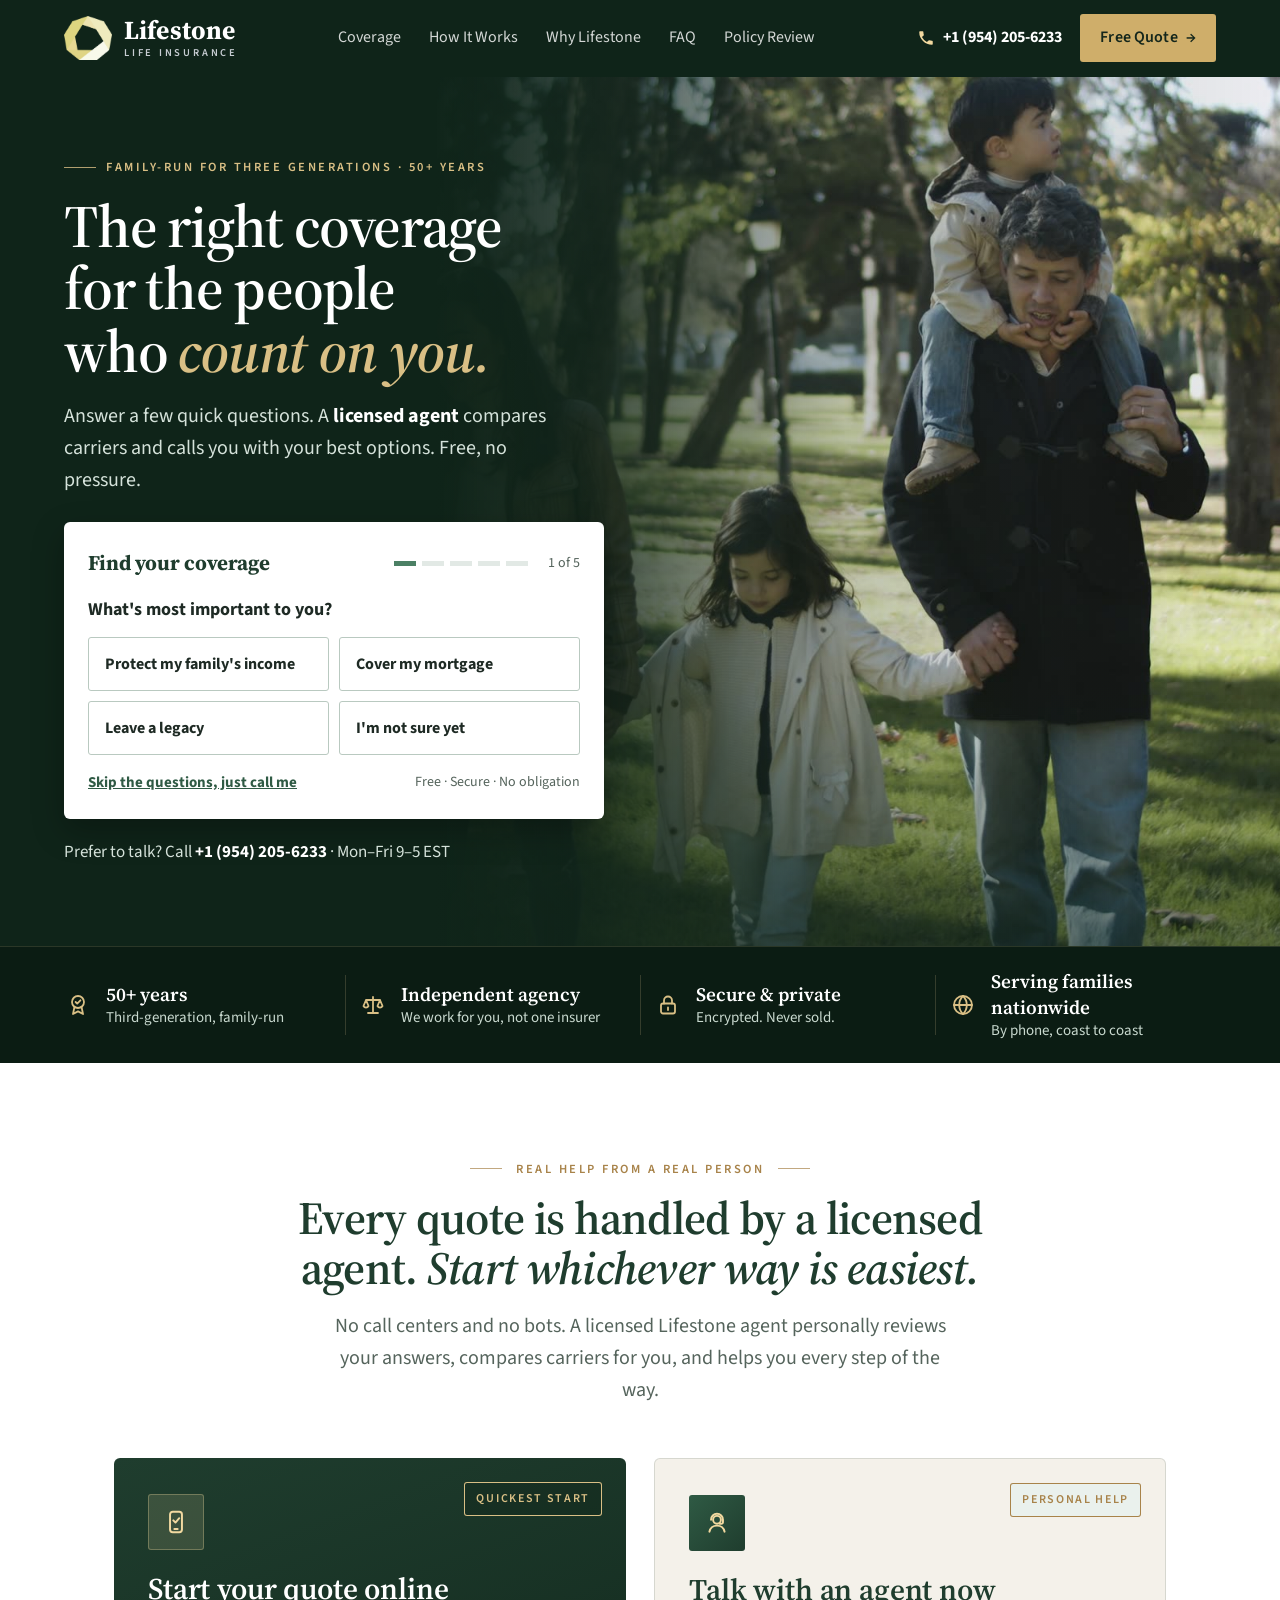
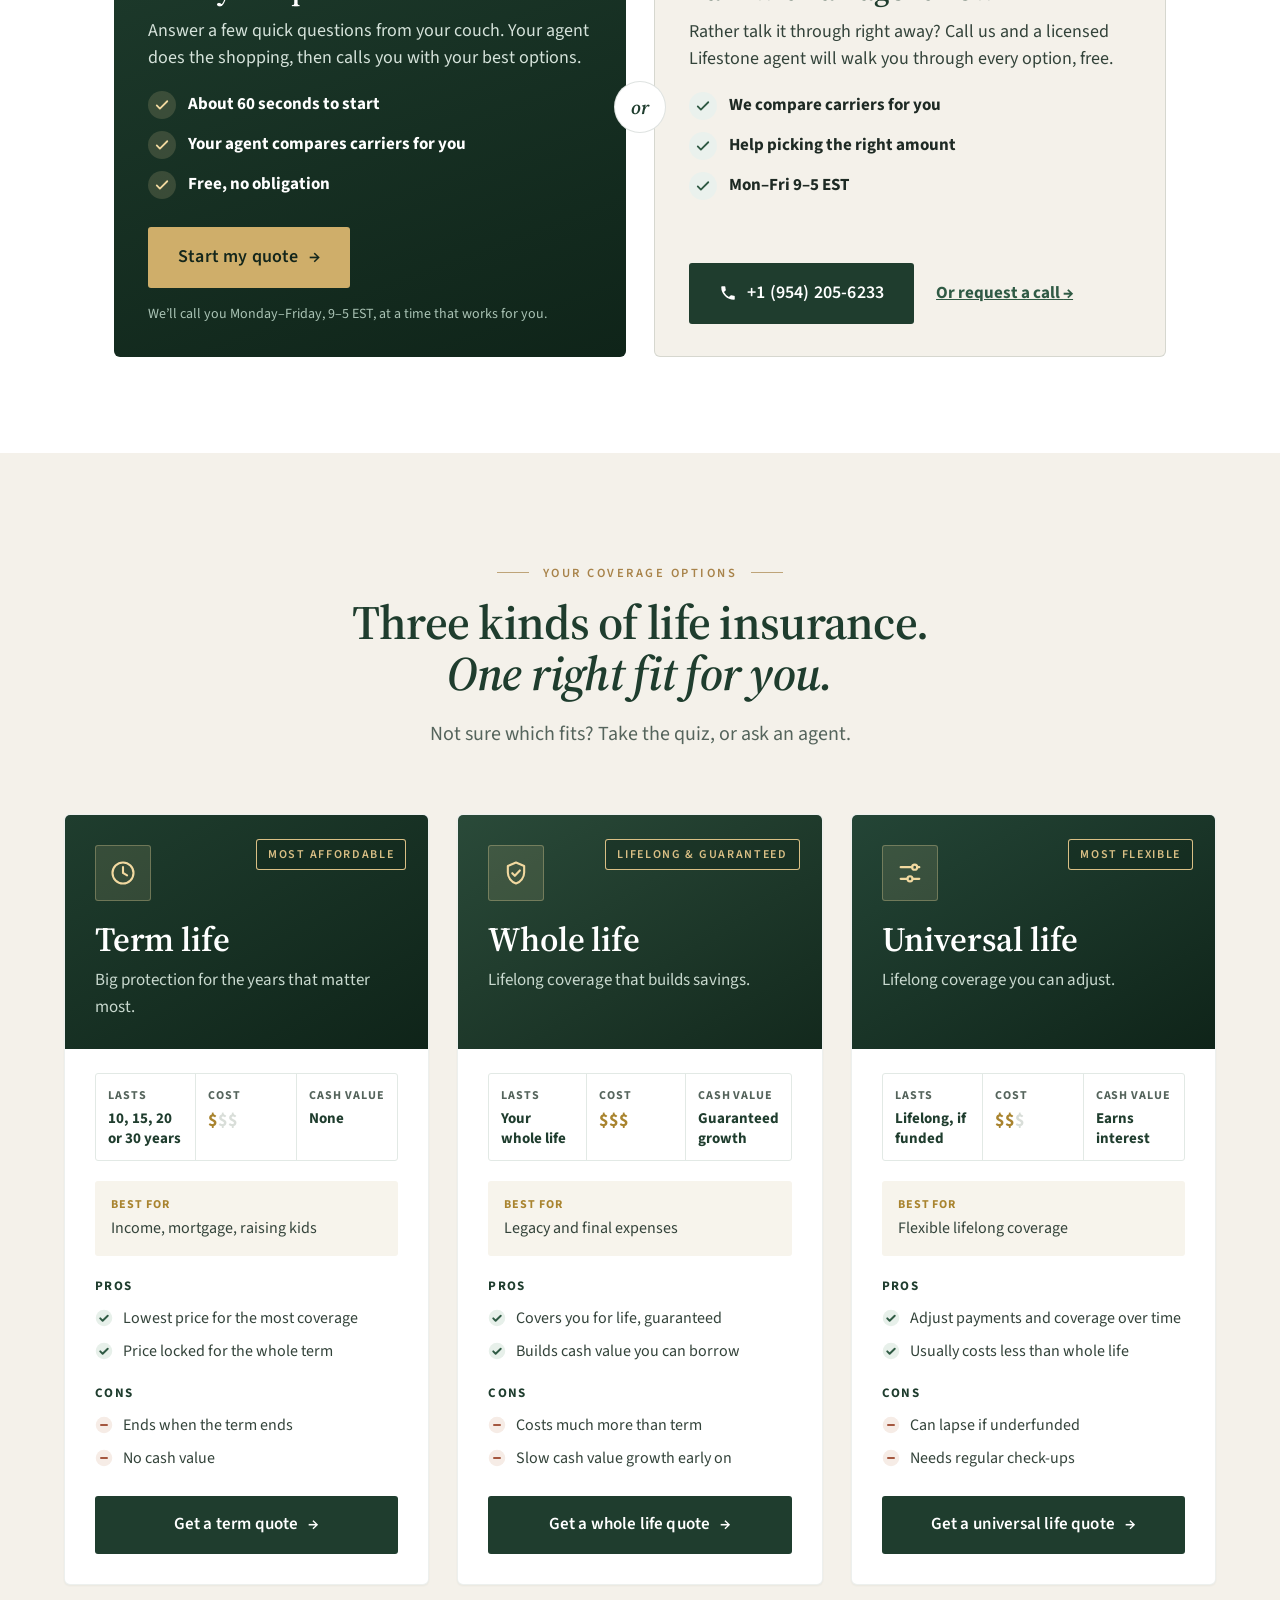
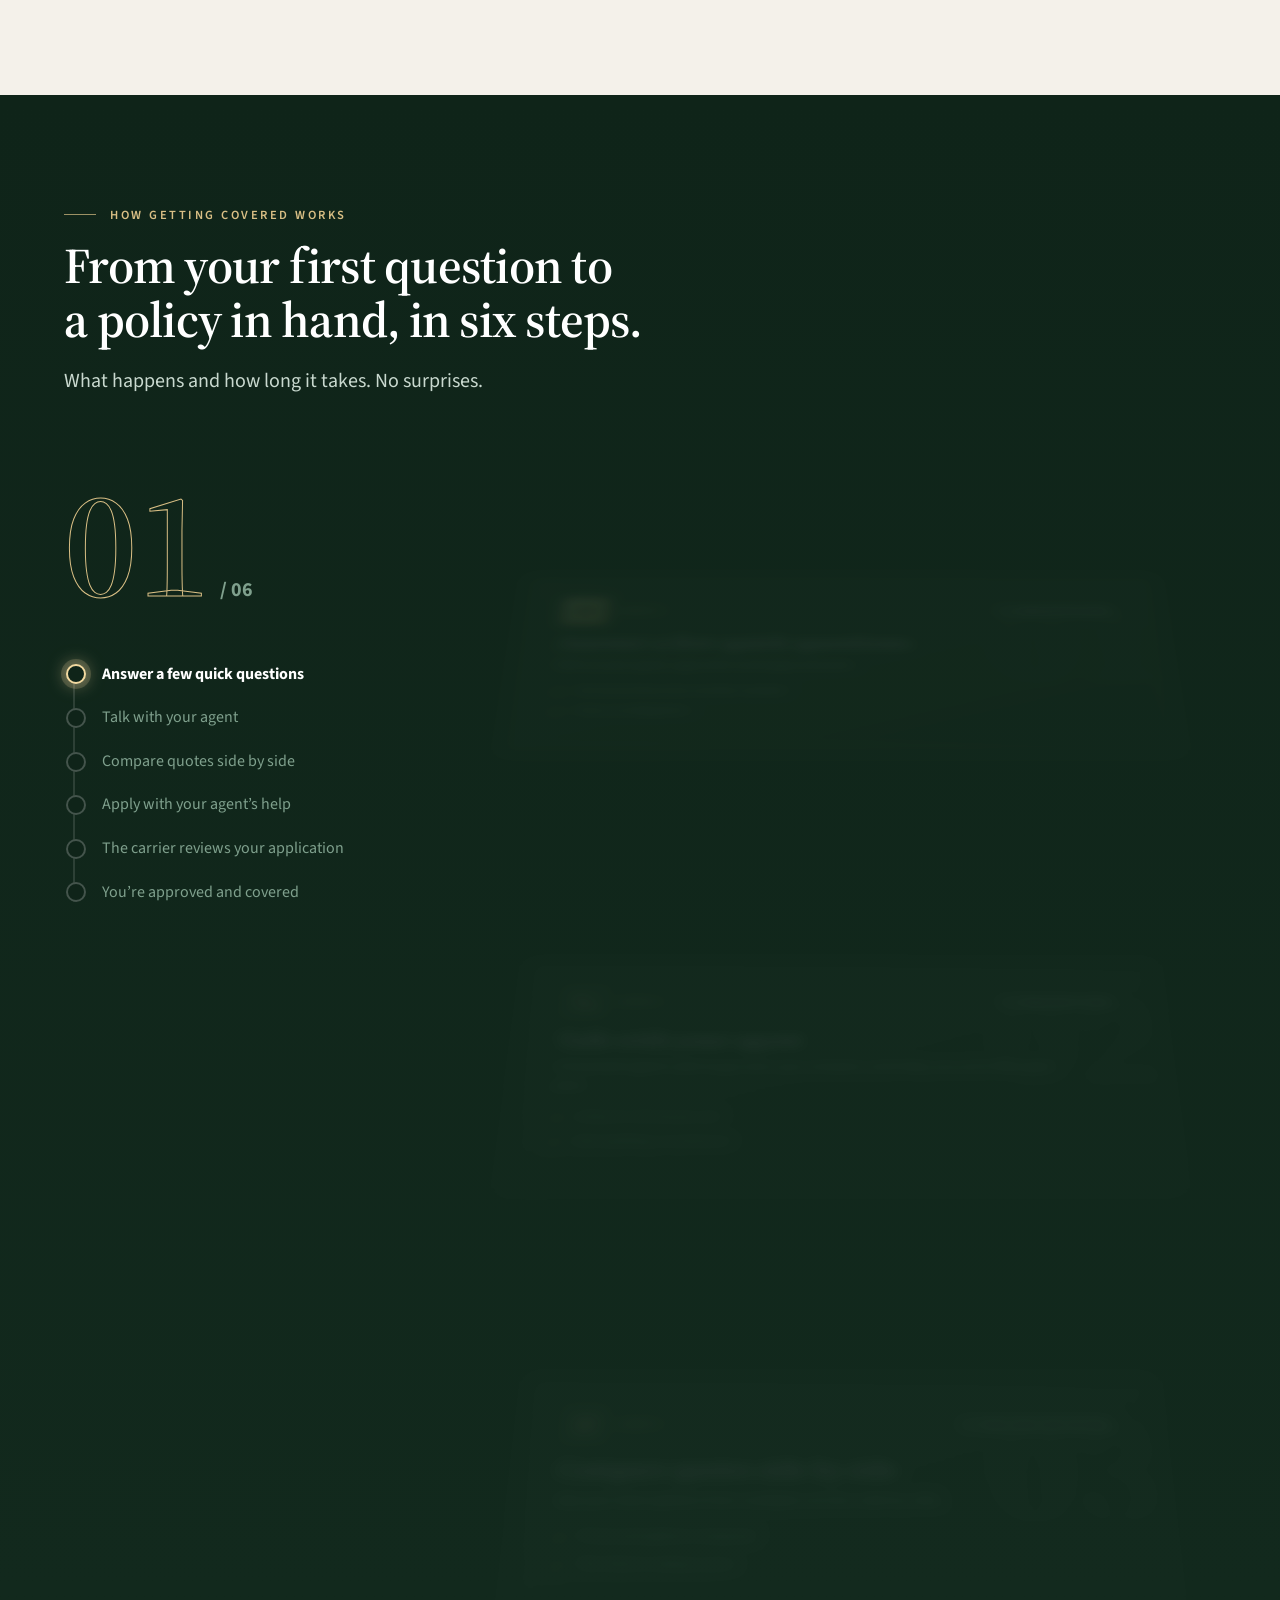
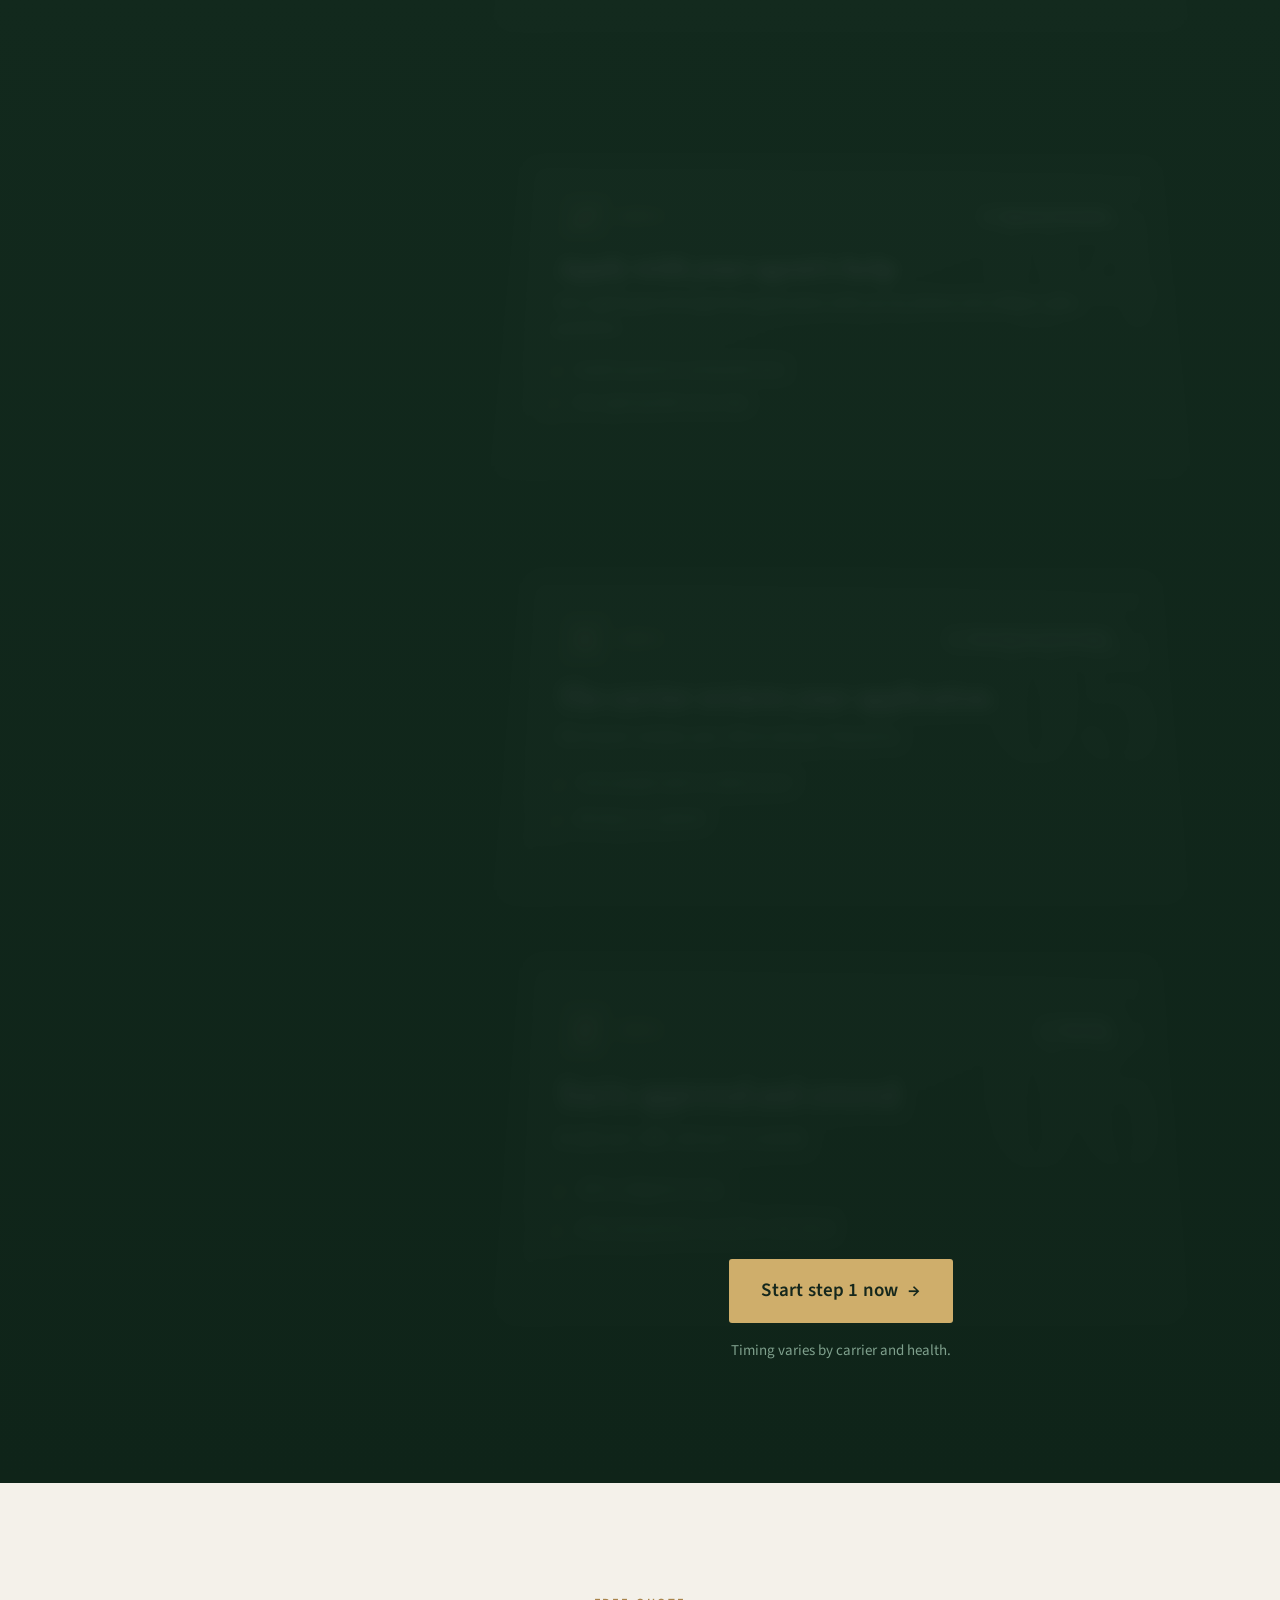
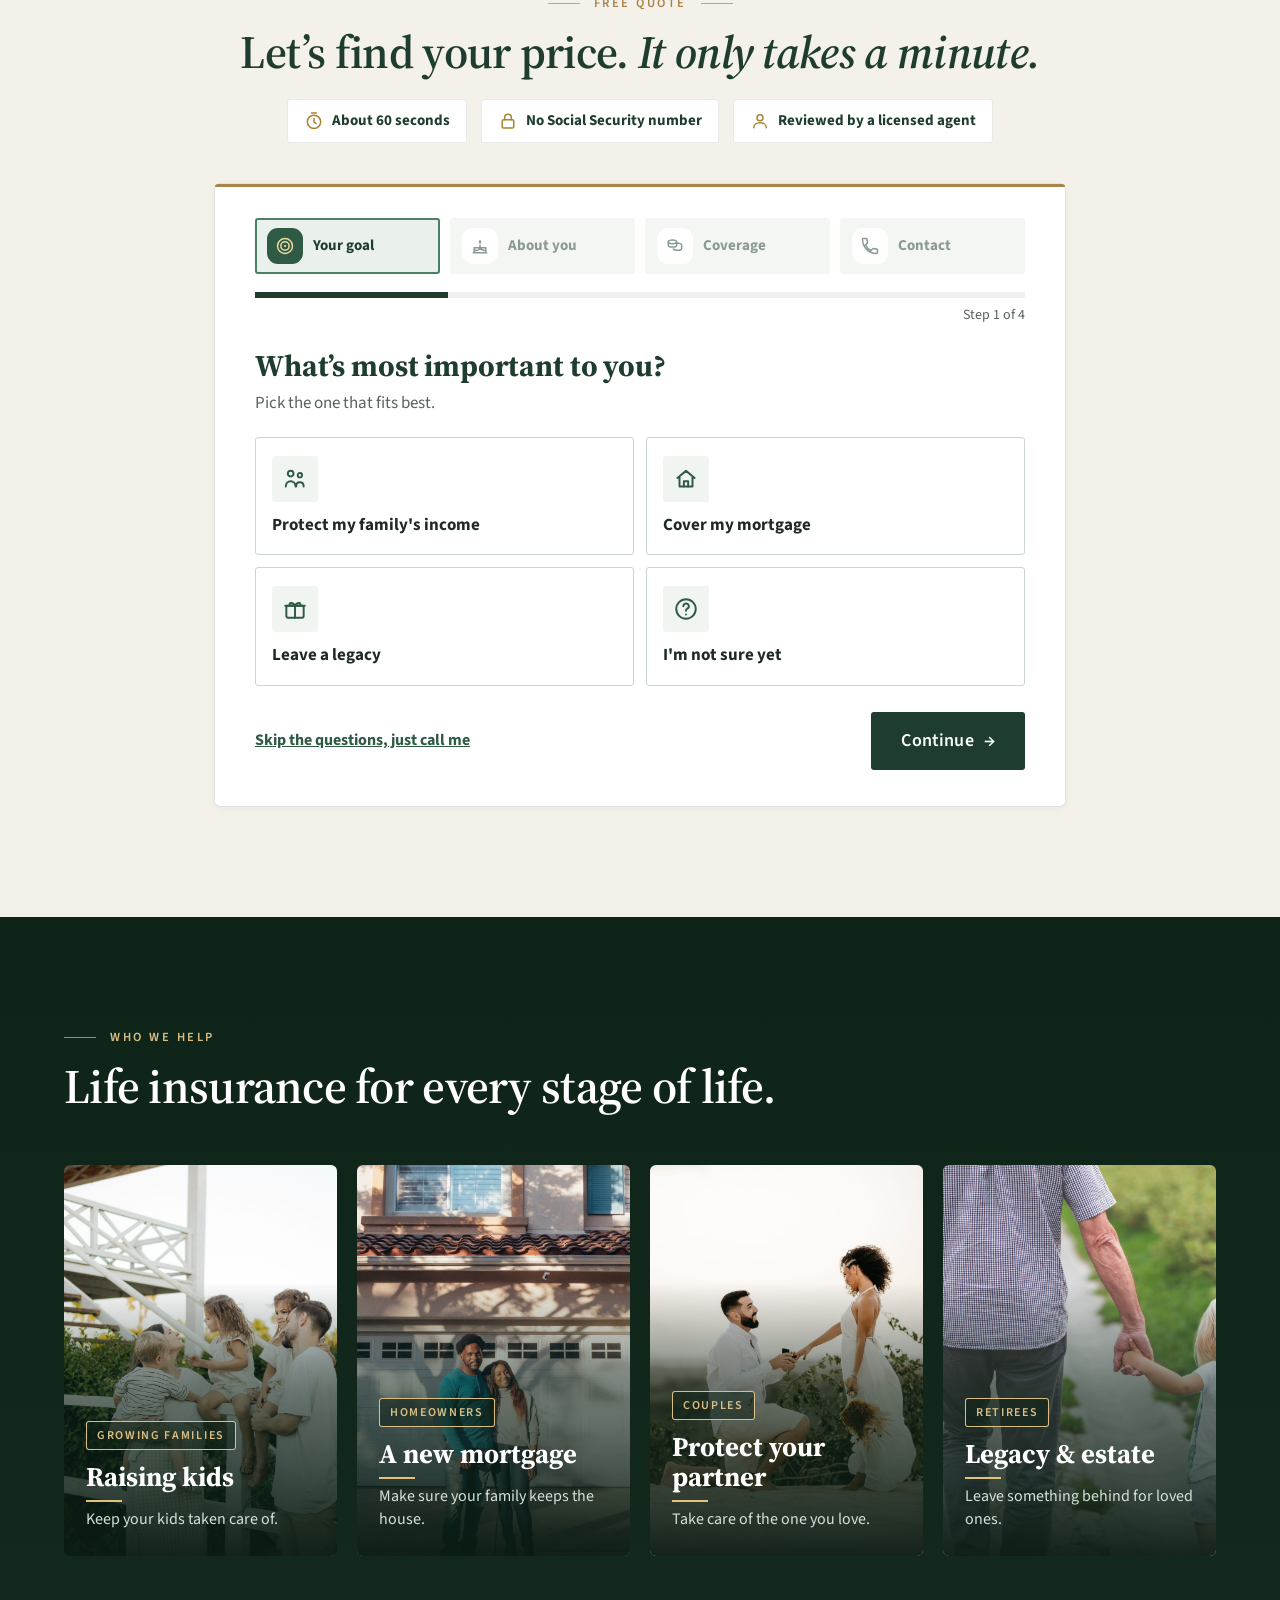
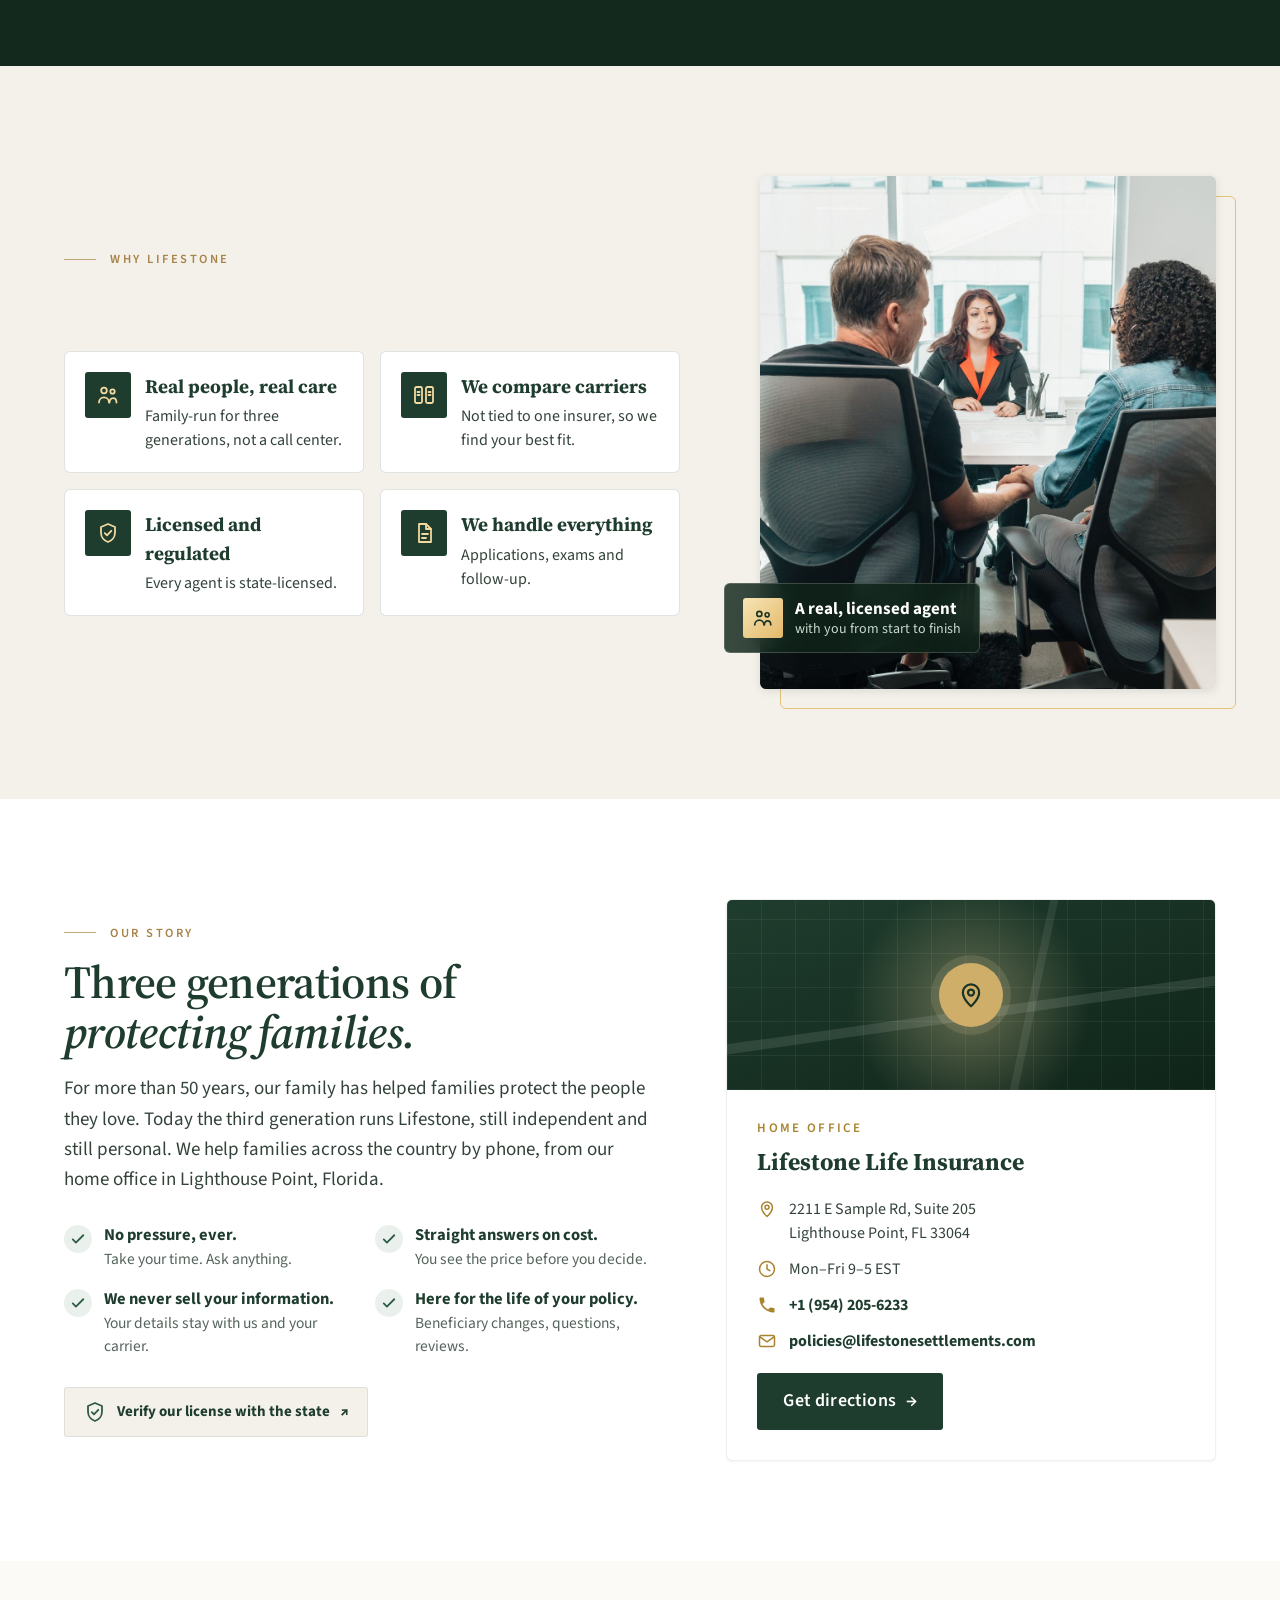
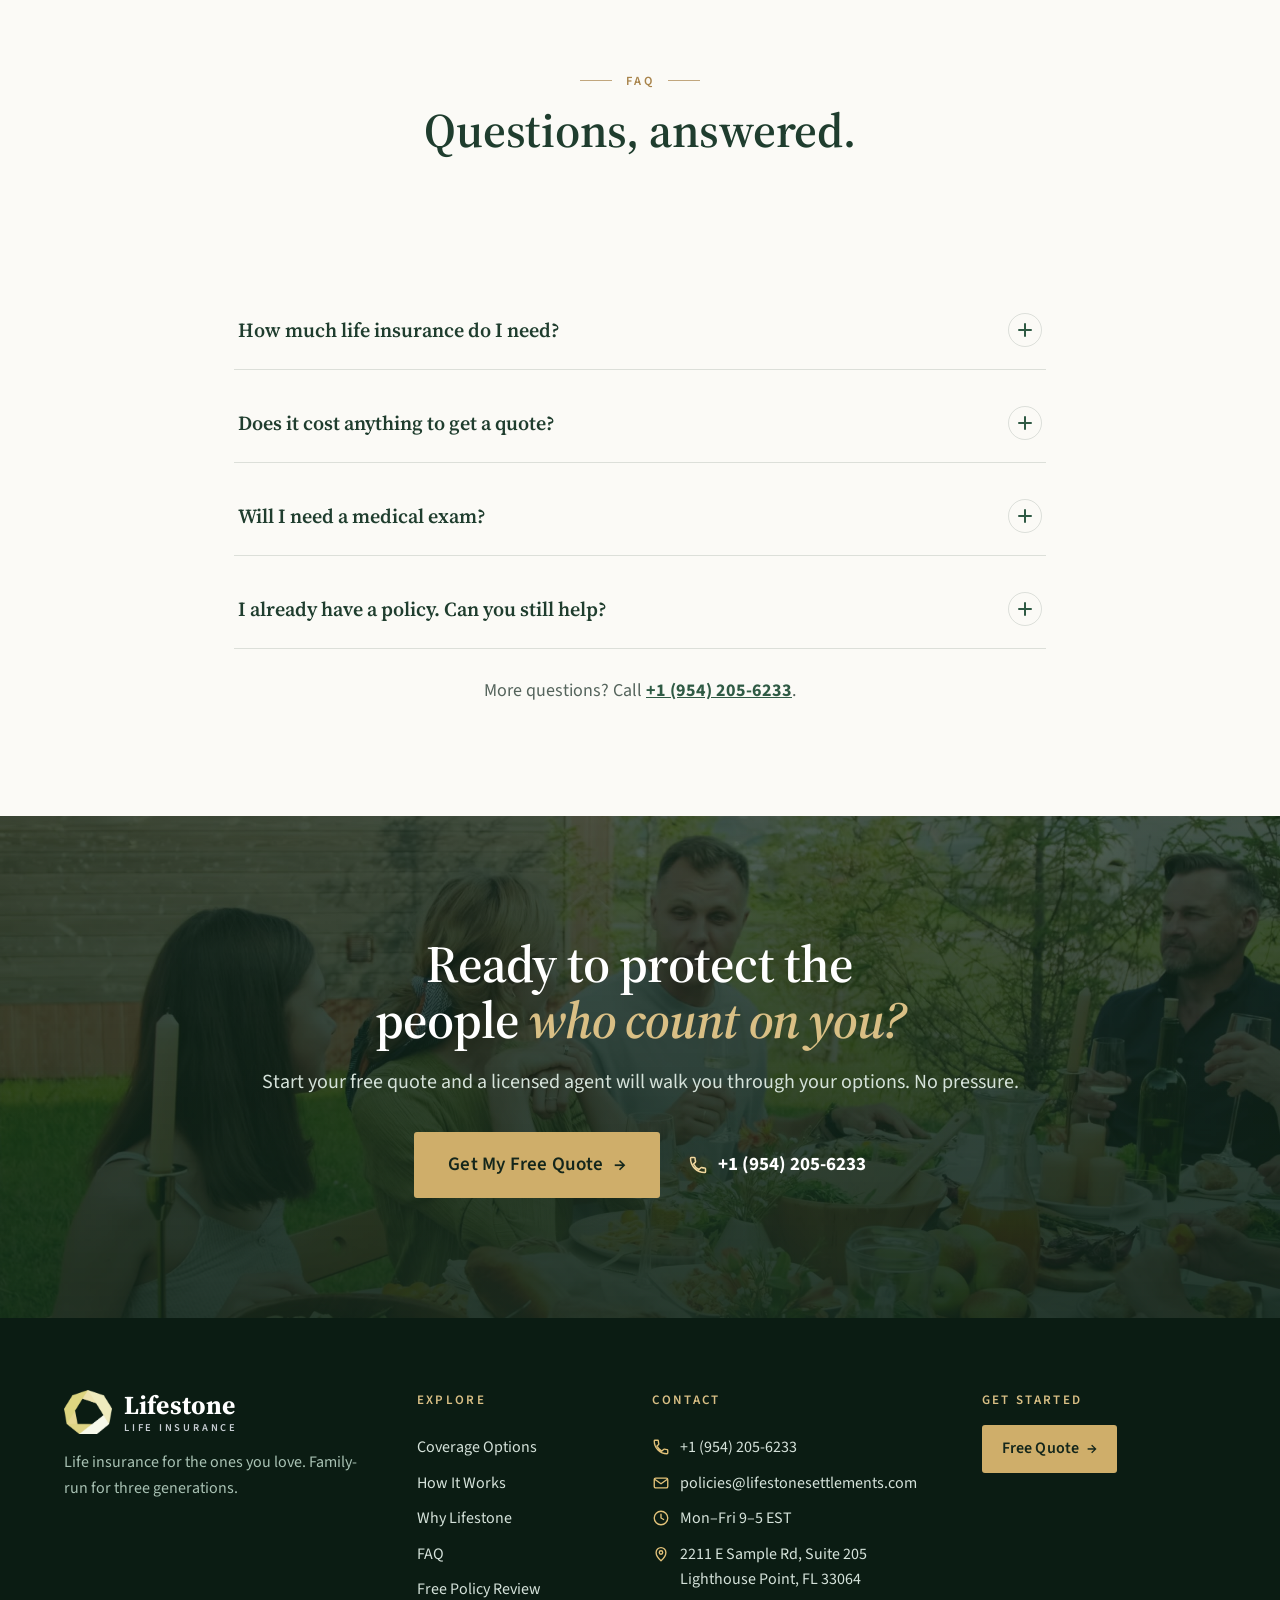
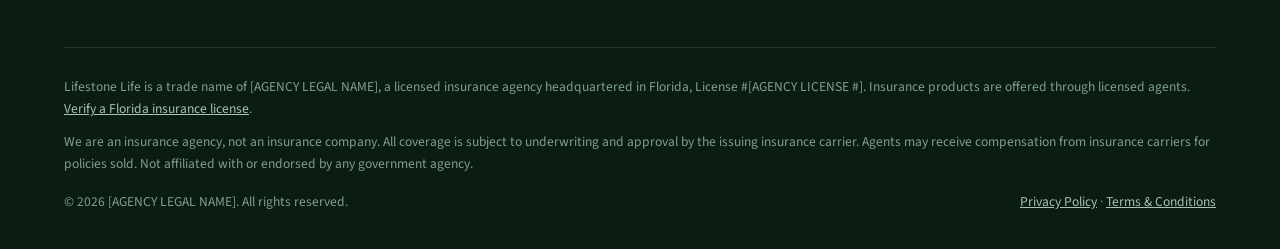
<file: index.html>
<!doctype html>
<html lang="en">
<head>
<meta charset="utf-8">
<title>Lifestone Life – Life Insurance Quotes From a Licensed Agent</title>
<meta name="viewport" content="width=device-width, initial-scale=1">
<link rel="icon" href="favicon.ico" sizes="any">
<link rel="icon" href="favicon-32.png" type="image/png" sizes="32x32">
<link rel="apple-touch-icon" href="apple-touch-icon.png">
<link rel="manifest" href="site.webmanifest">
<meta name="theme-color" content="#0F2419">
<meta property="og:type" content="website">
<meta property="og:site_name" content="Lifestone Life Insurance">
<meta property="og:title" content="Lifestone Life Insurance">
<meta property="og:image" content="https://lifestonelife.com/images/share-card.png">
<meta property="og:image:width" content="1200">
<meta property="og:image:height" content="630">
<meta property="og:image:alt" content="Lifestone Life Insurance logo">
<meta name="twitter:card" content="summary_large_image">
<meta name="twitter:image" content="https://lifestonelife.com/images/share-card.png">
<meta name="description" content="Compare term and permanent life insurance across carriers with a licensed agent. Free quote, no obligation. A third-generation family agency serving families nationwide for 50+ years.">
<link rel="preconnect" href="https://fonts.googleapis.com">
<link rel="stylesheet" href="https://fonts.googleapis.com/css2?family=Source+Serif+4:ital,opsz,wght@0,8..60,600;0,8..60,700;1,8..60,600&amp;family=Source+Sans+3:wght@400;600;700&amp;display=swap">
<style>
:root{--ink:#1E2A24;--deep:#1F3D2E;--brand:#2F5A44;--accent:#4B8064;--muted:#55645C;--body2:#33433A;--line:#D5E1DA;--line2:#E2E9E5;--page:#ECEAE3;--soft:#F4F8F5;--tint:#EAF1ED;--ph:#DCE7E0;--gold:#F2D9A0;--onDark:#CFDDD5;--serif:'Source Serif 4',Georgia,serif}
*{box-sizing:border-box}
html{scroll-behavior:smooth}
body{margin:0;background:var(--page);color:var(--ink);font-family:'Atkinson Hyperlegible',system-ui,sans-serif;font-size:18px;line-height:1.6}
a{color:var(--brand)}a:hover{color:var(--deep)}
input,select,button{font:inherit}
h1,h2,h3{font-family:var(--serif);font-weight:700;color:var(--deep)}
.wrap{max-width:1200px;margin:0 auto;padding:88px 24px}
.center{text-align:center}
.h2{font-size:40px;margin:0 0 12px;line-height:1.15;text-wrap:balance}
.lede{margin:0 auto 48px;color:var(--muted);max-width:640px}
.grid{display:grid;gap:24px}
.card{background:#FFFFFF;border:1px solid var(--line);border-radius:16px;padding:28px;box-shadow:0 6px 20px rgba(31,61,46,.07)}
.card h3{font-size:22px;margin:12px 0 6px}
.card p{margin:0;color:var(--muted);font-size:17px}
.tag{display:inline-block;font-size:13px;font-weight:700;letter-spacing:.05em;text-transform:uppercase;color:var(--brand);background:var(--tint);border-radius:999px;padding:4px 12px}
.btn{background:var(--accent);color:#FFFFFF;text-decoration:none;font-weight:700;padding:16px 30px;border-radius:999px;font-size:19px;min-height:56px;display:inline-flex;align-items:center;justify-content:center;border:0;cursor:pointer}
.btn:hover{background:var(--brand);color:#FFFFFF}
.btn-sm{padding:12px 22px;font-size:16px;min-height:48px}
.link-back{background:none;border:0;color:var(--brand);font-weight:700;font-size:17px;padding:14px 4px;min-height:52px;cursor:pointer;text-decoration:underline;white-space:nowrap}
.photo{display:block;width:100%;height:auto;object-fit:cover;border-radius:16px;background:var(--ph)}
.check{display:flex;gap:12px;align-items:flex-start}
.check svg{flex:none;margin-top:2px}
.chip{text-align:left;padding:18px 20px;border-radius:14px;font-size:18px;min-height:60px;cursor:pointer;font-weight:700;border:1.5px solid #B9C9C0;background:#FFFFFF;color:var(--ink)}
.chip:hover{border-color:var(--accent)}
.chip[aria-pressed="true"]{border:2px solid var(--accent);background:var(--tint);color:var(--deep)}
.field{display:flex;flex-direction:column;gap:6px}
.field label{font-weight:700;font-size:16px}
.field input,.field select{padding:14px;border:1.5px solid #8A9A91;border-radius:10px;font-size:18px;min-height:52px;background:#FFFFFF;width:100%}
.qh{font-family:'Atkinson Hyperlegible',system-ui,sans-serif;font-weight:700;font-size:20px;margin:0 0 16px;color:var(--ink)}
.qc-error{display:none;color:#A63D2F;font-weight:700;font-size:16px;margin:16px 0 0}
.qc-nav{display:flex;justify-content:space-between;align-items:center;gap:16px;margin-top:28px}
.num{width:52px;height:52px;border-radius:26px;background:var(--accent);color:#FFFFFF;font-family:var(--serif);font-weight:700;font-size:24px;display:flex;align-items:center;justify-content:center}
.compare{width:100%;border-collapse:collapse;font-size:17px;background:#FFFFFF}
.compare th,.compare td{padding:16px 18px;text-align:left;border-bottom:1px solid var(--line2);vertical-align:top}
.compare thead th{background:var(--deep);color:#FFFFFF;font-family:var(--serif);font-size:19px}
.compare tbody tr:last-child th,.compare tbody tr:last-child td{border-bottom:0}
.compare tbody th{color:var(--deep);width:28%}
details{background:#FFFFFF;border-radius:12px;padding:20px 24px}
summary{font-weight:700;font-size:19px;color:var(--deep);cursor:pointer}
details p{margin:12px 0 0;color:var(--muted)}
.rv-on .rv{opacity:0;transform:translateY(28px);transition:opacity .7s ease,transform .7s cubic-bezier(.2,.7,.2,1);transition-delay:var(--rv-d,0s)}
.rv-on .rv.rv-zoom{transform:translateY(20px) scale(.96)}
.rv-on .rv.rv-in{opacity:1;transform:none}
/* ---------- Navbar ---------- */
html{scroll-padding-top:84px}
.nb{position:sticky;top:0;z-index:30;background:#0F2419;color:#FFFFFF;transition:background .3s,box-shadow .3s,border-color .3s;border-bottom:1px solid transparent}
.nb.scrolled{background:rgba(15,36,25,.86);backdrop-filter:blur(14px) saturate(140%);-webkit-backdrop-filter:blur(14px) saturate(140%);border-bottom-color:rgba(255,255,255,.08);box-shadow:0 10px 30px rgba(0,0,0,.25)}
.nb-in{max-width:1200px;margin:0 auto;padding:14px 24px;display:flex;align-items:center;gap:32px}
.nb-brand{display:flex;align-items:center;gap:12px;text-decoration:none;color:#FFFFFF;flex:none}
.nb-brand img{display:block;width:48px;height:44px;object-fit:contain;filter:drop-shadow(0 0 14px rgba(242,217,160,.25))}
.nb-brand b{display:block;font-family:var(--serif);font-weight:700;font-size:23px;line-height:1.1;letter-spacing:-.005em}
.nb-brand small{display:block;font-size:12.5px;color:#A9C2B4;letter-spacing:.02em}
.nb-brand:hover{color:#FFFFFF}
.nb-word{display:inline-flex;flex-direction:column;align-items:flex-start}
.nb-brand .nb-word b{font-size:26px;line-height:1;letter-spacing:.005em}
.nb-brand .nb-word small{display:block;margin-top:5px;font-family:'Atkinson Hyperlegible',system-ui,sans-serif;font-weight:700;font-size:10.5px;line-height:1;text-transform:uppercase;letter-spacing:.32em;white-space:nowrap;color:#D9DEE3;background:linear-gradient(100deg,#949DA6 0%,#B4BBC2 34%,#E9EDF0 42%,#FFFFFF 47%,#FFFFFF 53%,#E9EDF0 58%,#B4BBC2 66%,#949DA6 100%);background-size:260% 100%;filter:drop-shadow(0 0 6px rgba(255,255,255,.18));-webkit-background-clip:text;background-clip:text;-webkit-text-fill-color:transparent;animation:nbShine 4s ease-in-out infinite}
@keyframes nbShine{0%{background-position:0 0}55%,100%{background-position:100% 0}}
@media (prefers-reduced-motion:reduce){.nb-brand .nb-word small{animation:none;background-position:30% 0}}

.nb-links{display:flex;gap:28px;margin:0 auto}
.nb-links a{position:relative;color:rgba(255,255,255,.82);text-decoration:none;font-size:16px;padding:8px 0;transition:color .2s}
.nb-links a::after{content:"";position:absolute;left:0;right:0;bottom:2px;height:2px;border-radius:2px;background:#F2D9A0;transform:scaleX(0);transform-origin:left;transition:transform .25s ease}
.nb-links a:hover,.nb-links a:focus-visible{color:#FFFFFF}
.nb-links a:hover::after,.nb-links a:focus-visible::after{transform:scaleX(1)}
.nb-right{display:flex;align-items:center;gap:18px;flex:none}
.nb-tel{display:inline-flex;align-items:center;gap:8px;color:#FFFFFF;text-decoration:none;font-weight:700;font-size:16px}
.nb-tel svg{color:#F2D9A0}
.nb-tel:hover{color:#F2D9A0}
.nb-cta{display:inline-flex;align-items:center;gap:8px;background:linear-gradient(135deg,#F7E4B5,#E9C77E);color:#1A3324;text-decoration:none;font-weight:700;font-size:16px;padding:11px 20px;border-radius:999px;min-height:46px;box-shadow:0 6px 18px rgba(233,199,126,.3);transition:transform .2s,box-shadow .2s}
.nb-cta:hover{color:#1A3324;transform:translateY(-1px);box-shadow:0 10px 24px rgba(233,199,126,.45)}
.nb a:focus-visible,.nb-menu:focus-visible{outline:2px solid #F2D9A0;outline-offset:3px}
.nb-menu{display:none;width:46px;height:46px;border-radius:12px;border:1px solid rgba(255,255,255,.2);background:rgba(255,255,255,.06);cursor:pointer;flex-direction:column;align-items:center;justify-content:center;gap:5px;padding:0}
.nb-menu i{display:block;width:20px;height:2px;border-radius:2px;background:#FFFFFF;transition:transform .25s,opacity .25s}
.nb-menu[aria-expanded="true"] i:nth-child(1){transform:translateY(7px) rotate(45deg)}
.nb-menu[aria-expanded="true"] i:nth-child(2){opacity:0}
.nb-menu[aria-expanded="true"] i:nth-child(3){transform:translateY(-7px) rotate(-45deg)}
.nb-panel{border-top:1px solid rgba(255,255,255,.1);padding:8px 20px 20px;display:flex;flex-direction:column}
.nb-panel[hidden]{display:none}
.nb-panel a{color:#FFFFFF;text-decoration:none;font-size:19px;padding:14px 0;border-bottom:1px solid rgba(255,255,255,.08)}
.nb-panel .nb-panel-tel{display:flex;gap:12px;align-items:center;border-bottom:0;margin-top:8px;font-weight:700}
.nb-panel-tel svg{color:#F2D9A0}
.nb-panel-tel small{display:block;font-weight:400;font-size:14px;color:#A9C2B4}
@media (max-width:1080px){ .nb-tel span{display:none} .nb-links{gap:22px} }
@media (max-width:900px){
 .nb-links,.nb-tel{display:none}
 .nb-menu{display:flex}
 .nb-in{gap:12px;justify-content:space-between;padding:12px 16px}
 .nb-right{gap:10px}
 .nb-brand{min-width:0}
}
@media (max-width:420px){
 .nb-brand .nb-word b{font-size:23px}
 .nb-brand .nb-word small{font-size:9.5px}
 .nb-brand img{width:40px;height:37px}
 .nb-cta{padding:9px 14px;font-size:15px;min-height:42px}
 .nb-cta span{display:none}
 .nb-menu{width:42px;height:42px}
 .nb-brand{gap:9px}
}
/* ---------- Life stages ---------- */
.lf{background:linear-gradient(180deg,#0F2419,#13291D);color:#FFFFFF}
.lf-wrap{max-width:1200px;margin:0 auto;padding:110px 24px}
.lf-intro{max-width:720px;margin:0 0 52px}
.lf-eyebrow,.wy-eyebrow,.fq-eyebrow{margin:0 0 14px;font-size:14px;font-weight:700;letter-spacing:.14em;text-transform:uppercase;color:#E3C27A}
.lf-intro h2{font-size:48px;line-height:1.08;letter-spacing:-.015em;margin:0 0 16px;color:#FFFFFF;text-wrap:balance}
.lf-intro p:last-child{margin:0;font-size:20px;color:#C9D9CF}
.lf-grid{grid-template-columns:repeat(4,1fr);gap:20px}
.lf-card{position:relative;display:block;aspect-ratio:3/4.3;border-radius:24px;overflow:hidden;color:#FFFFFF;text-decoration:none;box-shadow:0 24px 50px rgba(0,0,0,.35);isolation:isolate}
.lf-card img{position:absolute;inset:0;width:100%;height:100%;object-fit:cover;transition:transform 1s cubic-bezier(.2,.7,.2,1);z-index:-2}
.lf-shade{position:absolute;inset:0;z-index:-1;background:linear-gradient(180deg,rgba(15,36,25,0) 30%,rgba(15,36,25,.55) 58%,rgba(11,28,19,.95) 100%);transition:opacity .5s}
.lf-body{position:absolute;left:0;right:0;bottom:0;padding:22px 22px 24px;display:flex;flex-direction:column;gap:6px;transform:translateY(34px);transition:transform .5s cubic-bezier(.2,.7,.2,1)}
.lf-tag{align-self:flex-start;font-size:12px;font-weight:700;letter-spacing:.1em;text-transform:uppercase;color:#1A3324;background:linear-gradient(135deg,#F7E4B5,#E3B96A);padding:5px 11px;border-radius:999px;margin-bottom:6px}
.lf-title{font-family:var(--serif);font-weight:700;font-size:27px;line-height:1.1;position:relative;padding-bottom:10px}
.lf-title::after{content:"";position:absolute;left:0;bottom:0;height:2px;width:36px;background:#E3C27A;transition:width .5s cubic-bezier(.2,.7,.2,1)}
.lf-text{font-size:16px;line-height:1.45;color:#D5E2DA}
.lf-go{font-weight:700;font-size:16px;color:#F2D9A0;opacity:0;transition:opacity .4s;margin-top:4px}
.lf-card:hover,.lf-card:focus-visible{color:#FFFFFF}
.lf-card:hover img,.lf-card:focus-visible img{transform:scale(1.08)}
.lf-card:hover .lf-body,.lf-card:focus-visible .lf-body{transform:none}
.lf-card:hover .lf-title::after,.lf-card:focus-visible .lf-title::after{width:100%}
.lf-card:hover .lf-go,.lf-card:focus-visible .lf-go{opacity:1}
.lf-card:focus-visible{outline:3px solid #F2D9A0;outline-offset:4px}
@media (hover:none){.lf-body{transform:none}.lf-go{opacity:1}}
/* ---------- Why ---------- */
.wy{position:relative;background:#F4F1EA;overflow:hidden;overflow:clip}
.wy::before{content:"";position:absolute;inset:0;pointer-events:none;background:radial-gradient(800px 500px at 100% 0%,rgba(242,217,160,.4),transparent 60%)}
.wy-wrap{position:relative;max-width:1200px;margin:0 auto;padding:110px 24px;display:grid;grid-template-columns:1.15fr .85fr;gap:80px;align-items:center}
.wy-eyebrow{color:#A9842F}
.wy-copy h2{font-size:48px;line-height:1.08;letter-spacing:-.015em;margin:0 0 16px;color:var(--deep)}
.wy-lede{margin:0 0 34px;font-size:20px;color:var(--muted);max-width:540px}
.wy-list{list-style:none;margin:0;padding:0;display:grid;grid-template-columns:1fr 1fr;gap:16px}
.wy-list li{display:flex;gap:14px;align-items:flex-start;background:#FFFFFF;border:1px solid rgba(31,61,46,.08);border-radius:18px;padding:20px;box-shadow:0 10px 28px rgba(31,61,46,.07);transition:transform .35s cubic-bezier(.2,.7,.2,1),box-shadow .35s}
.wy-list li:hover{transform:translateY(-4px);box-shadow:0 18px 36px rgba(31,61,46,.12)}
.wy-ic{flex:none;width:46px;height:46px;border-radius:14px;display:grid;place-items:center;color:#F2D9A0;background:linear-gradient(150deg,#2F5A44,#1F3D2E)}
.wy-list b{display:block;font-family:var(--serif);font-size:19px;color:var(--deep);margin-bottom:4px}
.wy-list li span:last-child{font-size:16px;line-height:1.5;color:var(--body2)}
.wy-art{position:relative}
.wy-art img{position:relative;display:block;width:100%;height:auto;aspect-ratio:8/9;object-fit:cover;border-radius:28px;box-shadow:0 34px 70px rgba(31,61,46,.28)}
.wy-frame{position:absolute;inset:0;transform:translate(20px,20px);border:1.5px solid #E3C27A;border-radius:28px}
.wy-badge{position:absolute;left:-36px;bottom:36px;display:flex;align-items:center;gap:12px;padding:14px 18px;border-radius:18px;color:#FFFFFF;background:rgba(15,36,25,.82);backdrop-filter:blur(12px);-webkit-backdrop-filter:blur(12px);border:1px solid rgba(255,255,255,.18);box-shadow:0 18px 40px rgba(0,0,0,.3);line-height:1.3;font-size:14px;color:#C9D9CF;animation:wyBob 7s ease-in-out infinite}
.wy-badge b{display:block;color:#FFFFFF;font-size:17px}
.wy-badge-ic{width:40px;height:40px;border-radius:12px;display:grid;place-items:center;color:#1A3324;background:linear-gradient(135deg,#F7E4B5,#E3B96A)}
@keyframes wyBob{50%{transform:translateY(-8px)}}
/* ---------- FAQ ---------- */
.fq{background:#FBFAF6}
.fq-wrap{max-width:860px;margin:0 auto;padding:110px 24px}
.fq-intro{text-align:center;margin-bottom:40px}
.fq-eyebrow{color:#A9842F}
.fq-intro h2{font-size:48px;line-height:1.08;margin:0;color:var(--deep)}
.fq-list{display:grid;gap:14px}
.fq-item{background:#FFFFFF;border:1px solid rgba(31,61,46,.1);border-radius:18px;padding:0;box-shadow:0 6px 18px rgba(31,61,46,.05);transition:border-color .3s,box-shadow .3s}
.fq-item[open]{border-color:rgba(227,194,122,.8);box-shadow:0 14px 34px rgba(31,61,46,.1)}
.fq-item summary{list-style:none;display:flex;align-items:center;justify-content:space-between;gap:20px;padding:22px 24px;font-size:19px;font-weight:700;color:var(--deep);cursor:pointer}
.fq-item summary::-webkit-details-marker{display:none}
.fq-item summary:focus-visible{outline:3px solid #E3C27A;outline-offset:-3px;border-radius:18px}
.fq-item i{position:relative;flex:none;width:34px;height:34px;border-radius:50%;background:#F1F5F2;transition:background .3s,transform .4s cubic-bezier(.3,1.4,.5,1)}
.fq-item i::before,.fq-item i::after{content:"";position:absolute;left:50%;top:50%;width:14px;height:2px;margin:-1px 0 0 -7px;border-radius:2px;background:#2F5A44}
.fq-item i::after{transform:rotate(90deg)}
.fq-item[open] i{transform:rotate(135deg);background:linear-gradient(135deg,#F7E4B5,#E3B96A)}
.fq-a{padding:0 24px 22px}
.fq-a p{margin:0;color:var(--body2);font-size:17px;line-height:1.6}
.fq-item[open] .fq-a{animation:fqOpen .4s ease}
@keyframes fqOpen{from{opacity:0;transform:translateY(-6px)}to{opacity:1;transform:none}}
.fq-more{text-align:center;margin:28px 0 0;color:var(--muted)}
.fq-more a{font-weight:700}
/* ---------- Final CTA ---------- */
.fc{position:relative;overflow:hidden;isolation:isolate;color:#FFFFFF;text-align:center}
.fc-bg{position:absolute;inset:0;width:100%;height:100%;object-fit:cover;object-position:50% 40%;z-index:-2}
.fc-shade{position:absolute;inset:0;z-index:-1;background:linear-gradient(180deg,rgba(15,36,25,.74),rgba(15,36,25,.88)),radial-gradient(600px 300px at 50% 100%,rgba(242,217,160,.25),transparent 70%)}
.fc-wrap{max-width:860px;margin:0 auto;padding:120px 24px}
.fc h2{font-size:52px;line-height:1.08;letter-spacing:-.015em;margin:0 0 18px;color:#FFFFFF;text-wrap:balance}
.fc h2 em{color:#F2D9A0}
.fc p{margin:0 0 34px;font-size:20px;color:#D5E2DA}
.fc-ctas{display:flex;flex-wrap:wrap;justify-content:center;align-items:center;gap:16px 28px}
.fc-btn{display:inline-flex;align-items:center;gap:10px;background:linear-gradient(135deg,#F7E4B5,#E9C77E);color:#1A3324;text-decoration:none;font-weight:700;font-size:19px;padding:18px 34px;border-radius:999px;min-height:60px;box-shadow:0 12px 32px rgba(233,199,126,.4);transition:transform .2s}
.fc-btn:hover{color:#1A3324;transform:translateY(-2px)}
.fc-call{display:inline-flex;align-items:center;gap:10px;color:#FFFFFF;font-weight:700;font-size:19px;text-decoration:none}
.fc-call svg{color:#F2D9A0}
.fc-call:hover{color:#F2D9A0}
/* ---------- Footer ---------- */
.ft{background:#0B1C13;color:#C9D9CF}
.ft-wrap{max-width:1200px;margin:0 auto;padding:72px 24px 36px}
.ft-top{display:grid;grid-template-columns:1.3fr .8fr 1.2fr 1fr;gap:48px;padding-bottom:44px;border-bottom:1px solid rgba(255,255,255,.1)}
.ft-brand p{margin:16px 0 0;font-size:16px;color:#A9C2B4;max-width:300px}
.ft-h{margin:0 0 14px;font-size:13px;font-weight:700;letter-spacing:.12em;text-transform:uppercase;color:#E3C27A}
.ft-col{display:flex;flex-direction:column;gap:10px;font-size:16px}
.ft-col a,.ft-col span{color:#D5E2DA;text-decoration:none}
.ft-col a:hover{color:#F2D9A0}
.ft-ic{display:flex;gap:10px;align-items:flex-start}
.ft-ic svg{flex:none;color:#E3C27A;margin-top:3px}
.ft-cta p:not(.ft-h){margin:0 0 16px;font-size:16px;color:#A9C2B4}
.ft-legal{padding-top:28px;font-size:13.5px;line-height:1.65;color:#7FA08D}
.ft-legal p{margin:0 0 10px}
.ft-bottom{display:flex;flex-wrap:wrap;justify-content:space-between;gap:8px 24px;margin-top:16px}
.ft-legal a{color:#A9C2B4}
.ft a:focus-visible{outline:2px solid #F2D9A0;outline-offset:3px}
/* sticky phone bar */
.sticky-cta .sc-call,.sticky-cta .sc-quote{display:flex;align-items:center;justify-content:center;gap:8px;min-height:50px;border-radius:999px;font-weight:700;font-size:16px;text-decoration:none}
.sticky-cta .sc-call{color:#FFFFFF;border:1px solid rgba(255,255,255,.25)}
.sticky-cta .sc-call svg{color:#F2D9A0}
.sticky-cta .sc-quote{color:#1A3324;background:linear-gradient(135deg,#F7E4B5,#E9C77E)}
@media (max-width:1020px){
 .lf-grid{grid-template-columns:repeat(2,1fr)}
 .wy-wrap{grid-template-columns:1fr;gap:56px}
 .wy-art{max-width:520px;margin:0 auto 0 0}
 .ft-top{grid-template-columns:1fr 1fr}
}
@media (max-width:640px){
 .lf-wrap,.wy-wrap,.fq-wrap{padding:72px 16px}
 .lf-intro h2,.wy-copy h2,.fq-intro h2{font-size:34px}
 .lf-intro p:last-child,.wy-lede{font-size:18px}
 .lf-grid{grid-template-columns:1fr 1fr;gap:12px}
 .lf-card{border-radius:18px;aspect-ratio:3/4.6}
 .lf-body{padding:14px}
 .lf-title{font-size:20px}
 .lf-text{display:none}
 .lf-tag{font-size:10px;padding:4px 8px}
 .wy-list{grid-template-columns:1fr}
 .wy-badge{left:12px;bottom:16px}
 .wy-frame{transform:translate(12px,12px)}
 .fq-item summary{font-size:17px;padding:18px}
 .fq-a{padding:0 18px 18px}
 .fc-wrap{padding:84px 20px}
 .fc h2{font-size:36px}
 .fc-btn{width:100%;justify-content:center}
 .ft-top{grid-template-columns:1fr;gap:32px}
}
@media (prefers-reduced-motion:reduce){
 .lf-card img,.lf-body,.wy-badge,.fq-item i,.fq-item[open] .fq-a{transition:none;animation:none}
}
/* ---------- Quote form ---------- */
.qf{position:relative;background:#F4F1EA;overflow:hidden;overflow:clip}
.qf::before{content:"";position:absolute;inset:0;pointer-events:none;background:radial-gradient(700px 420px at 10% 0%,rgba(242,217,160,.45),transparent 60%),radial-gradient(700px 500px at 100% 100%,rgba(75,128,100,.16),transparent 60%)}
.qf-wrap{position:relative;max-width:900px;margin:0 auto;padding:110px 24px}
.qf-intro{text-align:center;margin-bottom:40px}
.qf-eyebrow{margin:0 0 14px;font-size:14px;font-weight:700;letter-spacing:.14em;text-transform:uppercase;color:#A9842F}
.qf-intro h2{font-size:46px;line-height:1.08;letter-spacing:-.015em;margin:0 0 22px;color:var(--deep);text-wrap:balance}
.qf-intro h2 em{color:#2F5A44}
.qf-perks{list-style:none;margin:0;padding:0;display:flex;flex-wrap:wrap;justify-content:center;gap:10px 14px}
.qf-perks li{display:inline-flex;align-items:center;gap:8px;padding:9px 16px;border-radius:999px;background:#FFFFFF;border:1px solid rgba(31,61,46,.1);font-weight:700;font-size:15px;color:var(--deep);box-shadow:0 4px 14px rgba(31,61,46,.06)}
.qf-perks svg{color:#A9842F}
.qf-card{position:relative;background:#FFFFFF;border-radius:30px;padding:34px 40px 36px;box-shadow:0 40px 90px rgba(31,61,46,.16),0 2px 0 rgba(31,61,46,.04);border:1px solid rgba(31,61,46,.08)}
.qf-card::before{content:"";position:absolute;left:40px;right:40px;top:-1px;height:4px;border-radius:0 0 4px 4px;background:linear-gradient(90deg,#E3C27A,#4B8064)}
.qf-pills{list-style:none;margin:0 0 18px;padding:0;display:grid;grid-template-columns:repeat(4,1fr);gap:10px}
.qf-pill{display:flex;align-items:center;gap:10px;padding:10px 12px;border-radius:14px;background:#F4F6F4;color:#8A9A91;font-weight:700;font-size:15px;transition:all .35s}
.qf-pi{width:36px;height:36px;border-radius:11px;display:grid;place-items:center;background:#FFFFFF;flex:none;transition:all .35s}
.qf-pill.on{background:#EAF1ED;color:var(--deep);box-shadow:inset 0 0 0 2px #4B8064}
.qf-pill.on .qf-pi{background:#2F5A44;color:#F2D9A0;animation:qfBounce .6s cubic-bezier(.3,1.6,.5,1)}
.qf-pill.done{color:var(--deep)}
.qf-pill.done .qf-pi{background:linear-gradient(135deg,#F7E4B5,#E3B96A);color:#1A3324}
@keyframes qfBounce{0%{transform:scale(.6)}100%{transform:scale(1)}}
.qf-progress{height:6px;border-radius:3px;background:#EEF1EE;overflow:hidden;margin-bottom:6px}
.qf-progress div{height:100%;border-radius:3px;background:linear-gradient(90deg,#4B8064,#E3C27A);transition:width .5s cubic-bezier(.2,.75,.2,1)}
.qf-stepline{margin:0 0 22px;font-size:14px;color:var(--muted);text-align:right}
.qc-step:not([hidden]){animation:qfIn .45s cubic-bezier(.2,.75,.2,1)}
@keyframes qfIn{from{opacity:0;transform:translateX(28px)}to{opacity:1;transform:none}}
.qf-q{font-family:var(--serif);font-weight:700;font-size:30px;line-height:1.2;margin:0 0 6px;color:var(--deep);outline:none}
.qf-q2{font-size:24px;margin-top:30px}
.qf-hint{margin:0 0 20px;color:var(--muted);font-size:17px}
.qf-tiles{display:grid;grid-template-columns:repeat(3,1fr);gap:12px}
.qf-tiles-sm{grid-template-columns:repeat(4,1fr)}
.qf-tiles-4{grid-template-columns:repeat(4,1fr)}
.qf .chip.qf-tile{position:relative;display:flex;flex-direction:column;align-items:flex-start;gap:12px;min-height:0;padding:18px 16px;border-radius:18px;border:2px solid #E3E9E5;background:#FFFFFF;color:var(--ink);font-weight:700;font-size:17px;line-height:1.3;text-align:left;cursor:pointer;transition:transform .2s cubic-bezier(.3,1.4,.5,1),border-color .2s,box-shadow .2s,background .2s}
.qf .chip.qf-tile-t{align-items:center;justify-content:center;text-align:center;padding:18px 10px;font-size:18px}
.qf-ti{width:46px;height:46px;border-radius:14px;display:grid;place-items:center;background:#F1F5F2;color:#2F5A44;transition:all .25s}
.qf .chip.qf-tile:hover{border-color:#B9D0C2;transform:translateY(-3px);box-shadow:0 12px 24px rgba(31,61,46,.1)}
.qf .chip.qf-tile:hover .qf-ti{background:#E3EDE7;transform:rotate(-6deg)}
.qf .chip.qf-tile:active{transform:scale(.97)}
.qf .chip.qf-tile[aria-pressed="true"]{border-color:#2F5A44;background:#F3F8F5;color:var(--deep);box-shadow:0 10px 24px rgba(47,90,68,.18);animation:qfPop .35s cubic-bezier(.3,1.6,.5,1)}
.qf .chip.qf-tile[aria-pressed="true"] .qf-ti{background:#2F5A44;color:#F2D9A0}
.qf .chip.qf-tile::after{content:"";position:absolute;top:10px;right:10px;width:24px;height:24px;border-radius:50%;background:#2F5A44 url("data:image/svg+xml,%3Csvg xmlns='http://www.w3.org/2000/svg' viewBox='0 0 24 24'%3E%3Cpath d='M6.5 12.5l3.5 3.5 7.5-8' fill='none' stroke='%23F2D9A0' stroke-width='3' stroke-linecap='round' stroke-linejoin='round'/%3E%3C/svg%3E") center/16px no-repeat;transform:scale(0);transition:transform .3s cubic-bezier(.3,1.8,.5,1)}
.qf .chip.qf-tile[aria-pressed="true"]::after{transform:scale(1)}
.qf .chip.qf-tile:focus-visible{outline:3px solid #E3C27A;outline-offset:2px}
@keyframes qfPop{50%{transform:scale(1.04)}}
.qf-nav{margin-top:26px}
.qf-back{background:none;border:0;color:var(--brand);font-weight:700;font-size:17px;padding:12px 4px;cursor:pointer;text-decoration:underline}
.qf-next{display:inline-flex;align-items:center;gap:10px;border:0;cursor:pointer;font:inherit;font-weight:700;font-size:18px;padding:15px 30px;min-height:56px;border-radius:999px;color:#FFFFFF;background:linear-gradient(135deg,#2F5A44,#1F3D2E);box-shadow:0 10px 24px rgba(31,61,46,.25);transition:all .25s}
.qf-next span{transition:transform .25s}
.qf-next:hover{transform:translateY(-2px)}
.qf-next:hover span{transform:translateX(4px)}
.qf-submit{background:linear-gradient(135deg,#F7E4B5,#E9C77E);color:#1A3324;box-shadow:0 12px 28px rgba(233,199,126,.45)}
.qf-next:focus-visible,.qf-back:focus-visible{outline:3px solid #E3C27A;outline-offset:3px}
.qf-fields{display:grid;grid-template-columns:1fr 1fr;gap:18px}
.qf-field label{display:block;font-weight:700;font-size:16px;margin-bottom:6px;color:var(--deep)}
.qf-opt{font-weight:400;color:var(--muted)}
.qf-input{position:relative}
.qf-fi{position:absolute;left:16px;top:50%;transform:translateY(-50%);color:#8A9A91;pointer-events:none;transition:color .2s;display:grid}
.qf-input input{width:100%;font:inherit;font-size:18px;padding:15px 16px 15px 48px;min-height:56px;border-radius:14px;border:2px solid #E3E9E5;background:#FBFCFB;transition:border-color .2s,box-shadow .2s,background .2s}
.qf-input input::placeholder{color:#A9B5AE}
.qf-input input:focus{outline:none;border-color:#4B8064;background:#FFFFFF;box-shadow:0 0 0 5px rgba(75,128,100,.14)}
.qf-input:focus-within .qf-fi{color:#2F5A44}
.qf-times{border:0;margin:22px 0 0;padding:0;display:grid;grid-template-columns:repeat(3,1fr);gap:12px}
.qf-times legend{font-weight:700;font-size:16px;color:var(--deep);margin-bottom:8px;padding:0}
.qf-times label{position:relative;cursor:pointer}
.qf-times input{position:absolute;opacity:0;width:1px;height:1px}
.qf-times span{display:flex;align-items:center;justify-content:center;gap:10px;padding:14px 12px;min-height:56px;border-radius:14px;border:2px solid #E3E9E5;font-weight:700;font-size:17px;color:var(--ink);transition:all .2s}
.qf-times svg{color:#A9842F}
.qf-times label:hover span{border-color:#B9D0C2}
.qf-times input:checked + span{border-color:#2F5A44;background:#F3F8F5;color:var(--deep);box-shadow:0 8px 18px rgba(47,90,68,.14)}
.qf-times input:focus-visible + span{outline:3px solid #E3C27A;outline-offset:2px}
.qf-consent{display:flex;gap:12px;align-items:flex-start;background:#F7F4EC;border-radius:14px;padding:16px;margin-top:22px}
.qf-consent input{width:22px;height:22px;margin:2px 0 0;flex:none;accent-color:#2F5A44}
.qf-consent label{font-size:14px;line-height:1.5;color:var(--body2)}
.qf-done{position:relative;text-align:center;padding:30px 10px 14px}
.qf-done h3{font-family:var(--serif);font-size:34px;margin:18px 0 10px;color:var(--deep);outline:none}
.qf-done p{margin:0 auto;max-width:480px;color:var(--body2)}
.qf-check{width:84px;height:84px;margin:0 auto;border-radius:50%;display:grid;place-items:center;background:linear-gradient(135deg,#4B8064,#1F3D2E);box-shadow:0 16px 36px rgba(31,61,46,.3);animation:qfPopIn .6s cubic-bezier(.3,1.6,.5,1)}
@keyframes qfPopIn{from{transform:scale(0) rotate(-30deg)}to{transform:none}}
.qf-burst{position:absolute;left:50%;top:72px;width:0;height:0}
.qf-burst i{position:absolute;width:10px;height:14px;border-radius:2px;background:var(--c);opacity:0;animation:qfConf 1.4s cubic-bezier(.2,.7,.3,1) var(--d) forwards}
@keyframes qfConf{0%{opacity:1;transform:translate(0,0) rotate(0)}100%{opacity:0;transform:translate(calc(var(--x) * 1px),calc(var(--r) * 1px + 120px)) rotate(calc(var(--r) * 6deg))}}
@media (max-width:760px){
 .qf-wrap{padding:72px 16px}
 .qf-intro h2{font-size:34px}
 .qf-card{padding:26px 18px 26px;border-radius:24px}
 .qf-card::before{left:24px;right:24px}
 .qf-pills{gap:6px}
 .qf-pill{flex-direction:column;gap:6px;padding:8px 4px;font-size:12px;text-align:center}
 .qf-pi{width:32px;height:32px}
 .qf-q{font-size:25px}
 .qf-q2{font-size:21px}
 .qf-hint{font-size:16px}
 .qf-tiles,.qf-tiles-4{grid-template-columns:1fr 1fr}
 .qf-tiles-sm{grid-template-columns:repeat(2,1fr)}
 .qf .chip.qf-tile{padding:14px 12px;font-size:16px}
 .qf-ti{width:40px;height:40px}
 .qf-fields{grid-template-columns:1fr}
 .qf-times span{flex-direction:column;gap:4px;font-size:15px;padding:10px 6px}
 .qf-next{width:100%;justify-content:center}
 .qf-nav{flex-direction:column-reverse;align-items:stretch;gap:6px}
 .qf-nav > span{text-align:center}
}
@media (prefers-reduced-motion:reduce){
 .qf *{animation:none !important;transition:none !important}
}

/* quote flow additions: same look as the existing quiz cards */
.lq-hp{position:absolute !important;left:-9999px;width:1px;height:1px;overflow:hidden}
.hq-fields{display:grid;grid-template-columns:1fr 1fr;gap:12px}
.hq-field label{display:block;font-weight:700;font-size:14px;margin:0 0 5px;color:var(--deep)}
.hq-field input,.hq-field select{width:100%;font:inherit;font-size:16px;padding:11px 13px;min-height:50px;border-radius:12px;border:1.5px solid #B9C9C0;background:#FBFCFB;color:var(--ink)}
.hq-field input:focus,.hq-field select:focus{outline:none;border-color:var(--accent);background:#FFFFFF;box-shadow:0 0 0 4px rgba(75,128,100,.14)}
.qf-field,.hq-field,.qf-input{min-width:0}
@supports (-webkit-touch-callout:none){input[type=date]{-webkit-appearance:none;appearance:none;display:block;width:100%;min-width:0;max-width:100%;box-sizing:border-box}input[type=date]::-webkit-date-and-time-value{text-align:left}}
.hq-field [aria-invalid],.qf-input [aria-invalid]{border-color:#A63D2F !important}
.hq-sub{font-weight:700;font-size:14px;margin:14px 0 6px;color:var(--deep)}
.hq-q-sm{font-size:16px;line-height:1.4}
.hq-q2{margin-top:16px}
.hq-error{display:none;color:#A63D2F;font-weight:700;font-size:14px;margin:10px 0 0}
.hq-nav{display:flex;align-items:center;justify-content:space-between;gap:12px;margin-top:14px}
button.hq-go{border:0;cursor:pointer;font:inherit;font-weight:700;font-size:17px;padding:12px 22px;min-height:50px;margin-left:auto}
button.hq-go:disabled{opacity:.7;cursor:wait}
.hq-consent{display:flex;gap:10px;align-items:flex-start;margin-top:12px;font-size:12.5px;line-height:1.45;color:var(--body2)}
.hq-consent input{width:20px;height:20px;margin:1px 0 0;flex:none;accent-color:var(--brand)}
.hq-consent a,.qf-consent a{font-weight:700}
.hq-foot{justify-content:space-between}
.hq-talk{font-size:15px;font-weight:700;color:var(--brand)}
.qf-tiles-2{grid-template-columns:repeat(2,1fr)}
.qf-tiles-3{grid-template-columns:repeat(3,1fr)}
.qf-q3{font-size:17px;line-height:1.4;font-weight:700;color:var(--deep);margin:22px 0 10px}
.qf-input select{width:100%;font:inherit;font-size:18px;padding:15px 16px 15px 48px;min-height:56px;border-radius:14px;border:2px solid #E3E9E5;background:#FBFCFB;color:var(--ink);appearance:none;-webkit-appearance:none;background-image:url("data:image/svg+xml,%3Csvg xmlns='http://www.w3.org/2000/svg' viewBox='0 0 24 24'%3E%3Cpath d='M6 9l6 6 6-6' fill='none' stroke='%232F5A44' stroke-width='2.2' stroke-linecap='round' stroke-linejoin='round'/%3E%3C/svg%3E");background-repeat:no-repeat;background-position:right 14px center;background-size:20px}
.qf-input select:focus{outline:none;border-color:#4B8064;background-color:#FFFFFF;box-shadow:0 0 0 5px rgba(75,128,100,.14)}
.qf-field-wide{max-width:420px;margin-bottom:6px}
.qf-navl{display:flex;flex-wrap:wrap;align-items:center;gap:6px 18px}
.qf-talk{font-weight:700;font-size:16px;color:var(--brand)}
.qf-submit:disabled{opacity:.7;cursor:wait}
@media (max-width:760px){
 .qf-tiles-3{grid-template-columns:1fr 1fr}
 .qf-navl{justify-content:center;width:100%}
}
@media (max-width:420px){ .hq-fields{grid-template-columns:1fr} }
/* ---------- Trust bar ---------- */
.tb{background:#0B1C13;border-top:1px solid rgba(242,217,160,.14);color:#C9D9CF}
.tb-list{list-style:none;margin:0 auto;max-width:1200px;padding:22px 24px;display:grid;grid-template-columns:repeat(4,1fr);gap:16px 28px}
.tb-list li{display:flex;align-items:center;gap:14px;font-size:15px;line-height:1.35}
.tb-list b{display:block;color:#FFFFFF;font-size:16px}
.tb-list a{color:#F2D9A0;text-decoration:none}
.tb-list a:hover{text-decoration:underline}
.tb-ic{display:grid;place-items:center;flex:none;width:46px;height:46px;border-radius:14px;background:rgba(242,217,160,.1);color:#F2D9A0;box-shadow:inset 0 0 0 1px rgba(242,217,160,.22)}
@media (max-width:980px){.tb-list{grid-template-columns:1fr 1fr}}
@media (max-width:520px){.tb-list{gap:16px 14px;padding:20px 16px}.tb-list li{gap:10px;font-size:13.5px}.tb-list b{font-size:14.5px}.tb-ic{width:38px;height:38px;border-radius:12px}.tb-ic svg{width:20px;height:20px}}

/* ---------- Local office ---------- */
.lo{background:#FFFFFF;color:var(--ink)}
.lo-wrap{max-width:1200px;margin:0 auto;padding:100px 24px;display:grid;grid-template-columns:1.1fr .9fr;gap:64px;align-items:center}
.lo-eyebrow{margin:0 0 14px;font-size:14px;font-weight:700;letter-spacing:.14em;text-transform:uppercase;color:#A9842F}
.lo h2{font-size:46px;line-height:1.08;letter-spacing:-.015em;margin:0 0 18px;color:var(--deep);text-wrap:balance}
.lo h2 em{font-style:italic;color:#2F5A44}
.lo-lead{margin:0 0 28px;font-size:19px;line-height:1.6;color:var(--body2)}
.lo-list{list-style:none;margin:0 0 30px;padding:0;display:grid;grid-template-columns:1fr 1fr;gap:18px 24px}
.lo-list li{display:flex;gap:12px;align-items:flex-start;font-size:15.5px;line-height:1.45;color:var(--muted)}
.lo-list b{display:block;color:var(--deep);font-size:16.5px}
.lo-ck{display:grid;place-items:center;flex:none;width:28px;height:28px;border-radius:50%;background:#EAF1ED;color:#2F5A44;margin-top:1px}
.lo-verify{display:inline-flex;align-items:center;gap:10px;padding:12px 18px;border-radius:14px;background:#F4F1EA;border:1px solid rgba(31,61,46,.1);color:var(--deep);font-weight:700;font-size:15px;text-decoration:none;line-height:1.35}
.lo-verify svg{flex:none;color:#2F5A44}
.lo-verify:hover{border-color:#4B8064;color:var(--deep)}
.lo-card{border-radius:26px;overflow:hidden;background:#FFFFFF;box-shadow:0 30px 70px rgba(31,61,46,.16);border:1px solid rgba(31,61,46,.08)}
.lo-map{position:relative;height:190px;display:grid;place-items:center;background:
 radial-gradient(circle at 50% 55%,rgba(242,217,160,.35),transparent 45%),
 repeating-linear-gradient(0deg,rgba(255,255,255,.06) 0 1px,transparent 1px 34px),
 repeating-linear-gradient(90deg,rgba(255,255,255,.06) 0 1px,transparent 1px 34px),
 linear-gradient(160deg,#1F3D2E,#0F2419)}
.lo-map::before{content:"";position:absolute;left:-10%;right:-10%;top:58%;height:10px;background:rgba(255,255,255,.1);transform:rotate(-8deg)}
.lo-map::after{content:"";position:absolute;top:-10%;bottom:-10%;left:62%;width:8px;background:rgba(255,255,255,.08);transform:rotate(12deg)}
.lo-pin{position:relative;z-index:1;display:grid;place-items:center;width:64px;height:64px;border-radius:50%;background:linear-gradient(135deg,#F7E4B5,#E3B96A);color:#1A3324;box-shadow:0 0 0 10px rgba(242,217,160,.18),0 14px 30px rgba(0,0,0,.35)}
.lo-pin svg{width:30px;height:30px}
.lo-info{padding:28px 30px 30px}
.lo-tag{margin:0 0 4px;font-size:13px;font-weight:700;letter-spacing:.12em;text-transform:uppercase;color:#A9842F}
.lo-name{margin:0 0 16px;font-family:var(--serif);font-weight:700;font-size:24px;color:var(--deep)}
.lo-row{display:flex;gap:12px;align-items:flex-start;margin:0 0 12px;font-size:16px;line-height:1.5;color:var(--body2)}
.lo-row svg{flex:none;width:20px;height:20px;margin-top:2px;color:#A9842F}
.lo-row a{color:var(--deep);font-weight:700;text-decoration:none}
.lo-row a:hover{text-decoration:underline}
.lo-dir{display:inline-flex;align-items:center;gap:10px;margin-top:8px;padding:14px 26px;min-height:52px;border-radius:999px;background:linear-gradient(135deg,#2F5A44,#1F3D2E);color:#FFFFFF;font-weight:700;text-decoration:none;box-shadow:0 10px 24px rgba(31,61,46,.25)}
.lo-dir:hover{color:#FFFFFF;transform:translateY(-2px)}
@media (max-width:960px){.lo-wrap{grid-template-columns:1fr;gap:44px;padding:72px 20px}.lo h2{font-size:34px}.lo-lead{font-size:18px}}
@media (max-width:560px){.lo-list{grid-template-columns:1fr}.lo-info{padding:24px 22px 26px}}

/* ---------- Form security note ---------- */
.qf-secure{display:flex;align-items:center;justify-content:center;gap:8px;margin:18px 0 0;font-size:14px;color:var(--muted)}
.qf-secure svg{color:#2F5A44}

/* ---------- Two ways ---------- */
.tw{background:#FFFFFF;color:var(--ink)}
.tw-wrap{max-width:1100px;margin:0 auto;padding:96px 24px}
.tw-intro{text-align:center;max-width:760px;margin:0 auto 52px}
.tw-eyebrow{margin:0 0 14px;font-size:14px;font-weight:700;letter-spacing:.14em;text-transform:uppercase;color:#A9842F}
.tw-intro h2{font-size:46px;line-height:1.08;letter-spacing:-.015em;margin:0 0 18px;color:var(--deep);text-wrap:balance}
.tw-intro h2 em{font-style:italic;color:#2F5A44}
.tw-intro p:last-child{margin:0 auto;font-size:20px;color:var(--muted);max-width:620px}
.tw-grid{position:relative;display:grid;grid-template-columns:1fr 1fr;gap:28px;align-items:stretch}
.tw-card{position:relative;display:flex;flex-direction:column;align-items:flex-start;border-radius:24px;padding:36px 34px 32px;transition:transform .35s cubic-bezier(.2,.7,.2,1),box-shadow .35s}
.tw-card:hover{transform:translateY(-4px)}
.tw-online{background:linear-gradient(160deg,#1F3D2E,#0F2419);color:#FFFFFF;box-shadow:0 24px 50px rgba(15,36,25,.28)}
.tw-agent{background:#F4F1EA;border:1px solid rgba(31,61,46,.1);box-shadow:0 14px 34px rgba(31,61,46,.08)}
.tw-badge{position:absolute;top:24px;right:24px;font-size:12px;font-weight:700;letter-spacing:.12em;text-transform:uppercase;padding:7px 12px;border-radius:999px}
.tw-online .tw-badge{background:linear-gradient(135deg,#F7E4B5,#E3B96A);color:#1A3324}
.tw-agent .tw-badge{background:#EAF1ED;color:#2F5A44}
.tw-ic{display:grid;place-items:center;width:56px;height:56px;border-radius:16px;margin-bottom:22px}
.tw-online .tw-ic{background:rgba(242,217,160,.14);color:#F2D9A0;box-shadow:inset 0 0 0 1px rgba(242,217,160,.3)}
.tw-agent .tw-ic{background:linear-gradient(135deg,#2F5A44,#1F3D2E);color:#F2D9A0}
.tw-card h3{font-size:30px;line-height:1.15;margin:0 0 10px}
.tw-online h3{color:#FFFFFF}
.tw-agent h3{color:var(--deep)}
.tw-lead{margin:0 0 20px;font-size:18px;line-height:1.5}
.tw-online .tw-lead{color:#D5E2DA}
.tw-agent .tw-lead{color:var(--body2)}
.tw-list{list-style:none;margin:0 0 28px;padding:0;display:grid;gap:12px;font-size:17px;font-weight:700}
.tw-list li{display:flex;align-items:center;gap:12px}
.tw-ck{display:grid;place-items:center;width:28px;height:28px;border-radius:50%;flex:none}
.tw-online .tw-ck{background:rgba(242,217,160,.16);color:#F2D9A0}
.tw-agent .tw-ck{background:#EAF1ED;color:#2F5A44}
.tw-btn{display:inline-flex;align-items:center;gap:10px;text-decoration:none;font-weight:700;font-size:18px;padding:16px 30px;border-radius:999px;min-height:58px;transition:transform .25s,box-shadow .25s}
.tw-btn:hover{transform:translateY(-2px)}
.tw-btn-gold{margin-top:auto;background:linear-gradient(135deg,#F7E4B5,#E9C77E);color:#1A3324;box-shadow:0 12px 28px rgba(233,199,126,.3)}
.tw-btn-gold:hover{color:#1A3324}
.tw-btn-green{background:linear-gradient(135deg,#2F5A44,#1F3D2E);color:#FFFFFF;box-shadow:0 10px 24px rgba(31,61,46,.25)}
.tw-btn-green:hover{color:#FFFFFF}
.tw-ctas{margin-top:auto;display:flex;flex-wrap:wrap;align-items:center;gap:14px 22px}
.tw-link{font-weight:700;font-size:17px;color:#2F5A44}
.tw-note{margin:16px 0 0;font-size:14px;line-height:1.5;color:#A9C2B4}
.tw-or{position:absolute;left:50%;top:50%;transform:translate(-50%,-50%);z-index:2;display:grid;place-items:center;width:52px;height:52px;border-radius:50%;background:#FFFFFF;color:var(--deep);font-family:var(--serif);font-style:italic;font-weight:700;font-size:19px;box-shadow:0 8px 22px rgba(31,61,46,.16)}
@media (max-width:860px){
 .tw-wrap{padding:72px 20px}
 .tw-intro{margin-bottom:36px}
 .tw-intro h2{font-size:34px}
 .tw-intro p:last-child{font-size:18px}
 .tw-grid{grid-template-columns:1fr;gap:22px}
 .tw-or{position:relative;left:auto;top:auto;transform:none;margin:-4px auto;width:46px;height:46px;font-size:17px}
 .tw-card{padding:30px 22px 26px}
 .tw-card h3{font-size:26px}
 .tw-badge{top:20px;right:18px}
}

/* ---------- Products ---------- */
.sr-only{position:absolute;width:1px;height:1px;overflow:hidden;clip:rect(0 0 0 0);white-space:nowrap}
.pc{position:relative;background:#F4F1EA;color:var(--ink);overflow:hidden;overflow:clip}
.pc::before{content:"";position:absolute;inset:0;background:radial-gradient(900px 500px at 85% -10%,rgba(242,217,160,.35),transparent 60%),radial-gradient(800px 500px at -10% 110%,rgba(75,128,100,.14),transparent 60%);pointer-events:none}
.pc-wrap{position:relative;max-width:1200px;margin:0 auto;padding:110px 24px 110px}
.pc-intro{text-align:center;max-width:760px;margin:0 auto 64px}
.pc-eyebrow{margin:0 0 14px;font-size:14px;font-weight:700;letter-spacing:.14em;text-transform:uppercase;color:#A9842F}
.pc-intro h2{font-size:48px;line-height:1.08;letter-spacing:-.015em;margin:0 0 18px;color:var(--deep);text-wrap:balance}
.pc-intro h2 em{font-style:italic;color:#2F5A44}
.pc-intro p:last-child{margin:0 auto;font-size:20px;color:var(--muted);max-width:620px}
.pc-grid{display:grid;grid-template-columns:repeat(3,1fr);gap:28px;align-items:stretch;perspective:1600px}
.pc-card{position:relative;display:flex;flex-direction:column;background:#FFFFFF;border-radius:26px;overflow:hidden;box-shadow:0 1px 0 rgba(31,61,46,.06),0 24px 60px rgba(31,61,46,.12);border:1px solid rgba(31,61,46,.08);transition:transform .45s cubic-bezier(.2,.7,.2,1),box-shadow .45s}
.pc-card:hover{transform:translateY(-10px);box-shadow:0 1px 0 rgba(31,61,46,.06),0 40px 80px rgba(31,61,46,.2),0 0 0 2px rgba(227,194,122,.7)}
.pc-top{position:relative;overflow:hidden;padding:30px 30px 28px;color:#FFFFFF;background:linear-gradient(150deg,#1F3D2E 0%,#0F2419 100%)}
.pc-whole .pc-top{background:linear-gradient(150deg,#2A4A39 0%,#13291D 100%)}
.pc-ul .pc-top{background:linear-gradient(150deg,#244536 0%,#0F2419 100%)}
.pc-top::after{content:"";position:absolute;right:-60px;top:-60px;width:200px;height:200px;border-radius:50%;background:radial-gradient(circle,rgba(242,217,160,.35),transparent 70%)}
.pc-shine{position:absolute;inset:0;background:linear-gradient(105deg,transparent 35%,rgba(255,240,205,.22) 50%,transparent 65%);transform:translateX(-120%);pointer-events:none}
.pc-card:hover .pc-shine{transition:transform .9s ease;transform:translateX(120%)}
.pc-badge{position:absolute;right:22px;top:24px;font-size:12px;font-weight:700;letter-spacing:.08em;text-transform:uppercase;color:#1A3324;background:linear-gradient(135deg,#F7E4B5,#E3B96A);padding:6px 12px;border-radius:999px}
.pc-ic{width:56px;height:56px;border-radius:16px;display:grid;place-items:center;color:#F2D9A0;background:rgba(242,217,160,.12);border:1px solid rgba(242,217,160,.3);margin-bottom:20px;transition:transform .45s}
.pc-card:hover .pc-ic{transform:rotate(-8deg) scale(1.06)}
.pc-top h3{font-size:34px;line-height:1.1;margin:0 0 8px;color:#FFFFFF}
.pc-top p{margin:0;font-size:17px;color:#C9D9CF;min-height:3.2em}
.pc-body{display:flex;flex-direction:column;flex:1;padding:24px 30px 30px}
.pc-facts{display:grid;grid-template-columns:repeat(3,1fr);gap:0;margin:0 0 20px;border:1px solid var(--line2);border-radius:14px;overflow:hidden}
.pc-facts div{padding:12px 12px;border-right:1px solid var(--line2)}
.pc-facts div:last-child{border-right:0}
.pc-facts dt{font-size:12px;font-weight:700;letter-spacing:.08em;text-transform:uppercase;color:var(--muted);margin-bottom:4px}
.pc-facts dd{margin:0;font-size:15px;font-weight:700;color:var(--deep);line-height:1.3}
.pc-cost i{font-style:normal;font-size:18px;color:#D9DED9}
.pc-cost i.on{color:#A9842F}
.pc-best{margin:0 0 20px;padding:14px 16px;background:#F7F4EC;border-radius:12px;font-size:16px;color:var(--body2)}
.pc-best b{display:block;font-size:12px;letter-spacing:.08em;text-transform:uppercase;color:#A9842F;margin-bottom:2px}
.pc-h{margin:0 0 10px;font-size:13px;font-weight:700;letter-spacing:.1em;text-transform:uppercase;color:var(--deep)}
.pc-list{list-style:none;margin:0 0 20px;padding:0;display:grid;gap:10px}
.pc-list li{display:flex;gap:10px;align-items:flex-start;font-size:16px;line-height:1.45;color:var(--body2)}
.pc-list svg{flex:none;margin-top:2px}
.pc-cons{margin-bottom:26px}
.pc-btn{margin-top:auto;display:flex;align-items:center;justify-content:center;gap:10px;min-height:56px;padding:15px 22px;border-radius:999px;text-decoration:none;font-weight:700;font-size:17px;color:#FFFFFF;background:linear-gradient(135deg,#2F5A44,#1F3D2E);box-shadow:0 10px 24px rgba(31,61,46,.25);transition:all .25s}
.pc-btn span{transition:transform .25s}
.pc-btn:hover{color:#1A3324;background:linear-gradient(135deg,#F7E4B5,#E9C77E);box-shadow:0 12px 28px rgba(233,199,126,.45)}
.pc-btn:hover span{transform:translateX(4px)}
.pc-btn:focus-visible{outline:3px solid #A9842F;outline-offset:3px}
.pc-compare{margin-top:64px;background:#FFFFFF;border-radius:24px;padding:30px;box-shadow:0 18px 50px rgba(31,61,46,.1);border:1px solid rgba(31,61,46,.08)}
.pc-compare-title{margin:0 0 14px;font-family:var(--serif);font-weight:700;font-size:26px;color:var(--deep)}
.pc-table-wrap{overflow-x:auto}
.pc-table{width:100%;border-collapse:collapse;font-size:16px;min-width:560px}
.pc-table th,.pc-table td{padding:14px 16px;text-align:left;border-bottom:1px solid var(--line2)}
.pc-table thead th{font-family:var(--serif);font-size:19px;color:var(--deep);border-bottom:2px solid #E3C27A}
.pc-table tbody th{color:var(--muted);font-weight:700;font-size:15px;width:24%}
.pc-table tbody tr:last-child th,.pc-table tbody tr:last-child td{border-bottom:0}
.pc-table tbody tr{transition:background .2s}
.pc-table tbody tr:hover{background:#F7F4EC}
.pc-note{margin:16px 0 0;font-size:14px;color:var(--muted)}
/* entrance */
.pc-anim .pc-intro,.pc-anim .pc-card,.pc-anim .pc-compare{opacity:0}
.pc-anim .pc-card{transform:translateY(90px) rotateX(16deg) scale(.94);transform-origin:50% 100%}
.pc-anim .pc-intro{transform:translateY(30px)}
.pc-anim .pc-compare{transform:translateY(50px)}
.pc-anim.pc-in .pc-intro{opacity:1;transform:none;transition:opacity .9s ease,transform .9s cubic-bezier(.2,.75,.2,1)}
.pc-anim.pc-in .pc-card{opacity:1;transform:none;transition:opacity .9s ease calc(.15s + var(--k) * .16s),transform 1.1s cubic-bezier(.16,.8,.2,1) calc(.15s + var(--k) * .16s),box-shadow .45s}
.pc-anim.pc-in .pc-card:hover{transform:translateY(-10px);transition:transform .45s cubic-bezier(.2,.7,.2,1),box-shadow .45s}
.pc-anim.pc-in.pc-done .pc-card{transition:transform .45s cubic-bezier(.2,.7,.2,1),box-shadow .45s}
.pc-anim .pc-compare.pc-in-c{opacity:1;transform:none;transition:opacity .9s ease,transform .9s cubic-bezier(.2,.75,.2,1)}
@media (max-width:1020px){
 .pc-grid{grid-template-columns:1fr;max-width:560px;margin:0 auto}
 .pc-top p{min-height:0}
}
@media (max-width:640px){
 .pc-wrap{padding:72px 16px 80px}
 .pc-intro{margin-bottom:40px}
 .pc-intro h2{font-size:34px}
 .pc-intro p:last-child{font-size:18px}
 .pc-top{padding:26px 22px 24px}
 .pc-body{padding:22px 20px 24px}
 .pc-top h3{font-size:29px}
 .pc-facts dd{font-size:14px}
 .pc-compare{padding:22px 16px;margin-top:44px}
}
@media (prefers-reduced-motion:reduce){
 .pc-anim .pc-intro,.pc-anim .pc-card,.pc-anim .pc-compare{opacity:1;transform:none}
 .pc-card,.pc-card:hover,.pc-ic,.pc-card:hover .pc-ic{transition:none;transform:none}
}
/* ---------- Process ---------- */
.ps{position:relative;overflow:hidden;overflow:clip;background:linear-gradient(180deg,#0F2419 0%,#12291D 50%,#0F2419 100%);color:#FFFFFF;isolation:isolate}
.ps-glow{position:absolute;width:900px;height:900px;left:50%;top:var(--gy,20%);transform:translate(-30%,-50%);background:radial-gradient(circle,rgba(242,217,160,.13) 0%,rgba(75,128,100,.10) 35%,transparent 65%);z-index:-1;transition:top .8s cubic-bezier(.2,.7,.2,1);pointer-events:none}
.ps-wrap{max-width:1200px;margin:0 auto;padding:110px 24px 120px}
.ps-intro{max-width:760px;margin:0 0 72px}
.ps-eyebrow{margin:0 0 14px;font-size:14px;font-weight:700;letter-spacing:.14em;text-transform:uppercase;color:#E3C27A}
.ps-intro h2{font-size:50px;line-height:1.08;letter-spacing:-.015em;margin:0 0 18px;color:#FFFFFF;text-wrap:balance}
.ps-intro p:last-child{margin:0;font-size:20px;color:#C9D9CF;max-width:620px}
.ps-grid{display:grid;grid-template-columns:330px 1fr;gap:72px;align-items:start}
.ps-side{position:sticky;top:130px}
.ps-big{display:flex;align-items:baseline;gap:10px;margin-bottom:34px;height:150px;overflow:hidden}
.ps-big-n{font-family:var(--serif);font-weight:700;font-size:150px;line-height:1;color:transparent;-webkit-text-stroke:1.5px #E3C27A;background:linear-gradient(180deg,rgba(242,217,160,.35),rgba(242,217,160,0));-webkit-background-clip:text;background-clip:text;display:inline-block}
.ps-big-n.swap{animation:psSwap .55s cubic-bezier(.2,.75,.2,1)}
@keyframes psSwap{from{transform:translateY(60%) scale(.9);opacity:0;filter:blur(8px)}to{transform:none;opacity:1;filter:none}}
.ps-big-of{font-size:20px;color:#7FA08D;font-weight:700}
.ps-rail{position:relative;list-style:none;margin:0;padding:0 0 0 2px}
.ps-rail::before,.ps-rail::after{content:"";position:absolute;left:9px;top:12px;bottom:12px;width:2px;border-radius:2px;background:rgba(255,255,255,.12)}
.ps-rail::after{background:linear-gradient(180deg,#F2D9A0,#C9A14E);bottom:auto;height:calc((100% - 24px) * var(--fill,0));box-shadow:0 0 12px rgba(242,217,160,.6);transition:height .15s linear}
.ps-rail li{position:relative}
.ps-rail a{display:flex;align-items:center;gap:16px;padding:9px 0;color:#7FA08D;text-decoration:none;font-size:16px;transition:color .3s}
.ps-rail i{position:relative;z-index:1;width:20px;height:20px;border-radius:50%;flex:none;background:#0F2419;border:2px solid rgba(255,255,255,.22);transition:all .35s}
.ps-rail li.done a{color:#C9D9CF}
.ps-rail li.done i{border-color:#E3C27A;background:#E3C27A}
.ps-rail li.on a{color:#FFFFFF;font-weight:700}
.ps-rail li.on i{border-color:#F2D9A0;background:#0F2419;box-shadow:0 0 0 5px rgba(242,217,160,.18),0 0 18px rgba(242,217,160,.6)}
.ps-steps{display:flex;flex-direction:column;gap:56px;perspective:1400px}
.ps-step{--p:0;position:relative;overflow:hidden;border-radius:24px;padding:38px 40px 34px;background:linear-gradient(160deg,rgba(255,255,255,.075),rgba(255,255,255,.025));border:1px solid rgba(255,255,255,.1);box-shadow:0 30px 60px rgba(0,0,0,.25);
  opacity:calc(.08 + .92 * var(--p));
  transform:translateY(calc((1 - var(--p)) * 110px)) rotateX(calc((1 - var(--p)) * 24deg)) scale(calc(.82 + .18 * var(--p)));
  filter:blur(calc((1 - var(--p)) * 9px));
  transform-origin:50% 0;will-change:transform,opacity,filter;transition:border-color .5s,box-shadow .5s,background .5s}
.ps-step::after{content:"";position:absolute;inset:0;pointer-events:none;background:linear-gradient(105deg,transparent 30%,rgba(255,240,205,.16) 50%,transparent 70%);transform:translateX(-120%)}
.ps-step.on{border-color:rgba(242,217,160,.55);background:linear-gradient(160deg,rgba(242,217,160,.11),rgba(255,255,255,.03));box-shadow:0 30px 70px rgba(0,0,0,.35),0 0 0 1px rgba(242,217,160,.15),0 0 60px rgba(242,217,160,.12)}
.ps-step.on::after{animation:psSweep 1.1s ease .1s 1}
@keyframes psSweep{to{transform:translateX(120%)}}
.ps-ghost{position:absolute;right:-6px;top:-34px;font-family:var(--serif);font-weight:700;font-size:200px;line-height:1;color:rgba(255,255,255,.04);pointer-events:none;transform:translateY(calc((1 - var(--p)) * 60px))}
.ps-head{display:flex;align-items:center;gap:14px;margin-bottom:18px;flex-wrap:wrap}
.ps-ic{width:54px;height:54px;border-radius:16px;display:grid;place-items:center;color:#F2D9A0;background:rgba(242,217,160,.1);border:1px solid rgba(242,217,160,.25)}
.ps-step.on .ps-ic{background:linear-gradient(135deg,#F7E4B5,#E3B96A);color:#1A3324;border-color:transparent}
.ps-num{font-size:14px;font-weight:700;letter-spacing:.12em;text-transform:uppercase;color:#E3C27A}
.ps-time{margin-left:auto;display:inline-flex;align-items:center;gap:7px;font-size:14px;font-weight:700;color:#D5E2DA;background:rgba(255,255,255,.07);border:1px solid rgba(255,255,255,.12);padding:6px 12px;border-radius:999px}
.ps-step h3{font-size:32px;line-height:1.15;margin:0 0 10px;color:#FFFFFF}
.ps-lead{margin:0 0 20px;font-size:19px;color:#D5E2DA;max-width:620px}
.ps-list{list-style:none;margin:0 0 22px;padding:0;display:grid;gap:10px}
.ps-list li{position:relative;padding-left:30px;font-size:17px;color:#C9D9CF}
.ps-list li::before{content:"";position:absolute;left:0;top:.45em;width:16px;height:16px;border-radius:50%;background:rgba(242,217,160,.16) url("data:image/svg+xml,%3Csvg xmlns='http://www.w3.org/2000/svg' viewBox='0 0 24 24'%3E%3Cpath d='M7 12.5l3.2 3.2L17 9' fill='none' stroke='%23F2D9A0' stroke-width='3' stroke-linecap='round' stroke-linejoin='round'/%3E%3C/svg%3E") center/12px no-repeat}
.ps-need{margin:0;padding-top:18px;border-top:1px dashed rgba(255,255,255,.14);font-size:16px;color:#C9D9CF}
.ps-need b{display:block;font-size:13px;letter-spacing:.1em;text-transform:uppercase;color:#7FA08D;margin-bottom:4px}
.ps-end{text-align:center;padding-top:16px}
.ps-cta{display:inline-flex;align-items:center;gap:10px;background:linear-gradient(135deg,#F7E4B5,#E9C77E);color:#1A3324;text-decoration:none;font-weight:700;font-size:19px;padding:17px 32px;border-radius:999px;min-height:58px;box-shadow:0 12px 30px rgba(233,199,126,.35);transition:transform .2s}
.ps-cta:hover{color:#1A3324;transform:translateY(-2px)}
.ps-end p{margin:16px 0 0;font-size:15px;color:#7FA08D}
.ps-mini{display:none}
@media (max-width:960px){
 .ps-grid{grid-template-columns:1fr;gap:0}
 .ps-side{display:none}
 .ps-mini{display:flex;align-items:center;gap:14px;position:sticky;top:67px;z-index:5;margin:0 -20px 28px;padding:12px 20px;background:rgba(15,36,25,.9);backdrop-filter:blur(10px);-webkit-backdrop-filter:blur(10px);border-bottom:1px solid rgba(255,255,255,.08);font-size:15px;color:#C9D9CF}
 .ps-mini b{color:#F2D9A0}
 .ps-mini-bar{flex:1;height:4px;border-radius:2px;background:rgba(255,255,255,.12);overflow:hidden}
 .ps-mini-bar i{display:block;height:100%;width:calc(100% * var(--fill,0));background:linear-gradient(90deg,#E3C27A,#F2D9A0)}
 .ps-wrap{padding:72px 20px 80px}
 .ps-intro{margin-bottom:40px}
 .ps-intro h2{font-size:36px}
 .ps-intro p:last-child{font-size:18px}
 .ps-steps{gap:28px}
 .ps-step{padding:26px 22px 24px;transform:translateY(calc((1 - var(--p)) * 70px)) rotateX(calc((1 - var(--p)) * 14deg)) scale(calc(.88 + .12 * var(--p)))}
 .ps-step h3{font-size:25px}
 .ps-lead{font-size:17px}
 .ps-list li{font-size:16px}
 .ps-time{margin-left:0}
 .ps-ghost{font-size:140px;top:-20px}
}
@media (prefers-reduced-motion:reduce){
 .ps-step{opacity:1;transform:none;filter:none}
 .ps-step::after,.ps-big-n.swap{animation:none}
 .ps-ghost{transform:none}
}
/* ---------- Hero ---------- */
.hx{position:relative;overflow:hidden;isolation:isolate;color:#FFFFFF;background:#0F2419;min-height:min(860px,calc(100vh - 74px))}
.hx-media{position:absolute;top:0;bottom:0;right:0;left:34%;z-index:-2}
.hx-video{width:100%;height:100%;object-fit:cover;object-position:50% 40%;display:block;transition:opacity .7s ease}
.hx-video.dip{opacity:0}
.hx-shade{position:absolute;inset:0;z-index:-1;pointer-events:none;background:
  linear-gradient(90deg,#0F2419 0%,#0F2419 34%,rgba(15,36,25,.82) 46%,rgba(15,36,25,.25) 66%,rgba(15,36,25,.05) 100%),
  linear-gradient(0deg,rgba(15,36,25,.55) 0%,rgba(15,36,25,0) 30%)}
.hx-inner{max-width:1200px;margin:0 auto;padding:72px 24px 80px}
.hx-copy{max-width:540px}
.hx-kicker{display:inline-flex;align-items:center;gap:10px;margin:0 0 18px;padding:7px 14px;border-radius:999px;background:rgba(242,217,160,.12);box-shadow:inset 0 0 0 1px rgba(242,217,160,.35);color:#F2D9A0;font-size:13px;font-weight:700;letter-spacing:.1em;text-transform:uppercase}
.hx-h1{font-size:60px;line-height:1.04;letter-spacing:-.02em;margin:0 0 18px;color:#FFFFFF;text-wrap:balance}
.hx-h1 .w{display:inline-block;opacity:0;transform:translateY(.55em);filter:blur(6px);animation:hxWord .9s cubic-bezier(.2,.75,.2,1) forwards;animation-delay:calc(var(--i) * 70ms + 150ms)}
@keyframes hxWord{to{opacity:1;transform:none;filter:none}}
.hx-gold{position:relative;font-style:italic;white-space:nowrap}
.hx-gold .w{background:linear-gradient(100deg,#F2D9A0 0%,#FFF3D6 40%,#E3B96A 60%,#F2D9A0 100%);background-size:220% 100%;-webkit-background-clip:text;background-clip:text;color:transparent;padding-right:.04em}
.hx-swash{position:absolute;left:0;right:0;bottom:-.16em;width:100%;height:.32em;overflow:visible}
.hx-swash path{fill:none;stroke:#F2D9A0;stroke-width:4;stroke-linecap:round;stroke-dasharray:320;stroke-dashoffset:320;animation:hxDraw 1.1s cubic-bezier(.6,0,.2,1) 1.3s forwards;opacity:.85}
@keyframes hxDraw{to{stroke-dashoffset:0}}
.hx-fade{opacity:0;transform:translateY(18px);animation:hxFade .9s cubic-bezier(.2,.75,.2,1) forwards;animation-delay:var(--d,0s)}
@keyframes hxFade{to{opacity:1;transform:none}}
.hx-lede{font-size:20px;color:#D5E2DA;margin:0 0 26px;max-width:500px}
.hx-lede b{color:#F2D9A0}
.hq{background:#FFFFFF;color:var(--ink);border-radius:20px;padding:24px;box-shadow:0 30px 70px rgba(0,0,0,.35)}
.hq-top{display:flex;align-items:center;gap:12px;margin-bottom:16px}
.hq-title{font-family:var(--serif);font-weight:700;font-size:21px;color:var(--deep);margin-right:auto;white-space:nowrap}
.hq-dots{display:flex;gap:6px}
.hq-dots i{width:22px;height:5px;border-radius:3px;background:var(--line2);transition:background .3s}
.hq-dots i.on{background:var(--accent)}
.hq-count{font-size:14px;color:var(--muted);min-width:40px;text-align:right}
.hq-q{font-weight:700;font-size:18px;margin:0 0 12px;outline:none}
.hq-step{animation:hqIn .35s ease}
@keyframes hqIn{from{opacity:0;transform:translateX(16px)}to{opacity:1;transform:none}}
.hq-opts{display:grid;grid-template-columns:repeat(var(--cols),1fr);gap:10px}
.hq-chip{font:inherit;font-weight:700;font-size:16px;line-height:1.25;text-align:left;padding:14px 16px;min-height:54px;border-radius:12px;border:1.5px solid #B9C9C0;background:#FFFFFF;color:var(--ink);cursor:pointer;transition:border-color .15s,background .15s,transform .15s}
.hq-chip:hover{border-color:var(--accent);background:var(--soft)}
.hq-chip[aria-pressed="true"]{border:2px solid var(--accent);background:var(--tint);color:var(--deep)}
.hq-chip:focus-visible,.hq-go:focus-visible,.hq-back:focus-visible{outline:3px solid var(--accent);outline-offset:2px}
.hq-foot{display:flex;flex-wrap:wrap;align-items:center;gap:10px 16px;margin-top:16px}
.hq-back{background:none;border:0;padding:8px 0;color:var(--brand);font-weight:700;font-size:16px;cursor:pointer;text-decoration:underline}
.hq-go{margin-left:auto;display:inline-flex;align-items:center;gap:8px;background:linear-gradient(135deg,#F7E4B5,#E9C77E);color:#1A3324;text-decoration:none;font-weight:700;font-size:18px;padding:14px 26px;border-radius:999px;min-height:52px;box-shadow:0 8px 22px rgba(233,199,126,.45);animation:hqIn .35s ease}
.hq-go:hover{color:#1A3324;transform:translateY(-1px)}
.hq-note{font-size:14px;color:var(--muted)}
.hq-go[hidden],.hq-back[hidden]{display:none}
.hq-go:not([hidden]) ~ .hq-note{display:none}
.hx-tel{display:inline-block;margin-top:20px;color:#D5E2DA;text-decoration:none;font-size:17px}
.hx-tel b{color:#FFFFFF}
.hx-tel:hover b{color:#F2D9A0}
@media (max-width:900px){
 .hx{min-height:0}
 .hx-media{left:0;bottom:auto;height:340px}
 .hx-shade{background:linear-gradient(180deg,rgba(15,36,25,.1) 0%,rgba(15,36,25,.35) 160px,#0F2419 340px)}
 .hx-inner{padding:230px 20px 48px}
 .hx-copy{max-width:none}
}
@media (max-width:640px){
 .hx-h1{font-size:40px !important}
 .hx-lede{font-size:18px}
 .hq{padding:20px}
 .hq-dots i{width:14px}
 .hq-top{gap:8px}
 .hq-opts[style*="--cols:3"]{grid-template-columns:repeat(2,1fr)}
 .hq-go{width:100%;justify-content:center;margin-left:0}
}
@media (prefers-reduced-motion:reduce){
 .hx *{animation:none !important;transition:none !important}
 .hx-h1 .w,.hx-fade{opacity:1;transform:none;filter:none}
 .hx-swash path{stroke-dashoffset:0}
}
.sticky-cta{display:none}
@media (max-width:640px){
 h1{font-size:38px !important}
 .h2{font-size:30px}
 .wrap{padding-top:56px;padding-bottom:56px}
 .pad-sm{padding:24px !important}
 .hide-sm{display:none !important}
 .compare{font-size:15px}
 .compare th,.compare td{padding:12px}
 .sticky-cta{display:flex;position:fixed;left:0;right:0;bottom:0;z-index:20;gap:10px;padding:10px 16px calc(10px + env(safe-area-inset-bottom));background:rgba(11,28,19,.9);backdrop-filter:blur(12px);-webkit-backdrop-filter:blur(12px);border-top:1px solid rgba(255,255,255,.1);box-shadow:0 -10px 30px rgba(0,0,0,.25)}
 .sticky-cta a{flex:1}
 body{padding-bottom:78px}
}
.type-explain{margin:12px 0 0;padding:14px 16px;border-radius:14px;background:#F3F8F5;border:1px solid #D5E1DA;border-left:4px solid #4B8064;color:#33433A;font-size:15px;line-height:1.5;animation:teIn .25s ease}
.type-explain b{display:block;font-family:'Source Serif 4',Georgia,serif;font-size:17px;color:#1F3D2E;margin-bottom:2px}
.type-explain p{margin:0 0 6px}
.type-explain ul{margin:0;padding:0;list-style:none;display:grid;gap:4px}
.type-explain li{position:relative;padding-left:20px;font-size:14px}
.type-explain li::before{content:"";position:absolute;left:3px;top:6px;width:9px;height:5px;border-left:2px solid #4B8064;border-bottom:2px solid #4B8064;transform:rotate(-45deg)}
.type-explain small{display:block;margin-top:8px;font-size:12.5px;color:#55645C}
@keyframes teIn{from{opacity:0;transform:translateY(-4px)}to{opacity:1;transform:none}}
@media (prefers-reduced-motion:reduce){.type-explain{animation:none}}
</style>
<script type="application/ld+json">
{"@context":"https://schema.org","@type":"InsuranceAgency","name":"Lifestone Life Insurance","url":"https://lifestonelife.com/","logo":"https://lifestonelife.com/icon-512.png","image":"https://lifestonelife.com/images/share-card.png","telephone":"+1-954-205-6233","email":"policies@lifestonesettlements.com","address":{"@type":"PostalAddress","streetAddress":"2211 E Sample Rd, Suite 205","addressLocality":"Lighthouse Point","addressRegion":"FL","postalCode":"33064","addressCountry":"US"},"areaServed":{"@type":"Country","name":"United States"},"slogan":"Family-run for three generations","openingHoursSpecification":[{"@type":"OpeningHoursSpecification","dayOfWeek":["Monday","Tuesday","Wednesday","Thursday","Friday"],"opens":"09:00","closes":"17:00"}]}
</script>
<link rel="stylesheet" href="css/heritage.css">
</head>
<body>

<header class="nb" id="top">
  <div class="nb-in">
    <a href="./" class="nb-brand" aria-label="Lifestone Life Insurance home">
      <img src="images/logo.png" width="48" height="44" alt="">
      <span class="nb-word"><b>Lifestone</b><small>Life Insurance</small></span>
    </a>
    <nav class="nb-links" aria-label="Main">
      <a href="#coverage">Coverage</a>
      <a href="#how">How It Works</a>
      <a href="#why">Why Lifestone</a>
      <a href="#faq">FAQ</a>
      <a href="policy-review.html">Policy Review</a>
    </nav>
    <div class="nb-right">
      <a href="tel:+19542056233" class="nb-tel"><svg width="18" height="18" viewBox="0 0 24 24" aria-hidden="true"><path d="M6.6 10.8a15.1 15.1 0 0 0 6.6 6.6l2.2-2.2a1 1 0 0 1 1-.25 11.4 11.4 0 0 0 3.6.57 1 1 0 0 1 1 1V20a1 1 0 0 1-1 1A17 17 0 0 1 3 4a1 1 0 0 1 1-1h3.5a1 1 0 0 1 1 1c0 1.25.2 2.45.57 3.57a1 1 0 0 1-.25 1z" fill="currentColor"/></svg><span>+1 (954) 205-6233</span></a>
      <a href="#quote" class="nb-cta">Free Quote <span aria-hidden="true">→</span></a>
      <button type="button" class="nb-menu" aria-expanded="false" aria-controls="nb-panel" aria-label="Open menu"><i></i><i></i><i></i></button>
    </div>
  </div>
  <div class="nb-panel" id="nb-panel" hidden>
    <a href="#coverage">Coverage</a>
    <a href="#how">How It Works</a>
    <a href="#why">Why Lifestone</a>
    <a href="#faq">FAQ</a>
    <a href="policy-review.html">Policy Review</a>
    <a href="tel:+19542056233" class="nb-panel-tel"><svg width="18" height="18" viewBox="0 0 24 24" aria-hidden="true"><path d="M6.6 10.8a15.1 15.1 0 0 0 6.6 6.6l2.2-2.2a1 1 0 0 1 1-.25 11.4 11.4 0 0 0 3.6.57 1 1 0 0 1 1 1V20a1 1 0 0 1-1 1A17 17 0 0 1 3 4a1 1 0 0 1 1-1h3.5a1 1 0 0 1 1 1c0 1.25.2 2.45.57 3.57a1 1 0 0 1-.25 1z" fill="currentColor"/></svg><span>Call +1 (954) 205-6233<small>Mon–Fri 9–5 EST</small></span></a>
  </div>
</header>

<section class="hx" aria-label="Introduction">
  <div class="hx-media" aria-hidden="true">
    <video class="hx-video" autoplay muted loop playsinline preload="auto" poster="video/family-park-poster.jpg">
      <source src="video/family-park-720.mp4" type="video/mp4" media="(max-width: 768px)">
      <source src="video/family-park-1080.mp4" type="video/mp4">
    </video>
  </div>
  <div class="hx-shade" aria-hidden="true"></div>
  <div class="hx-inner">
    <div class="hx-copy">
      <p class="hx-kicker hx-fade" style="--d:.1s">Family-run for three generations · 50+ years</p>
      <h1 class="hx-h1"><span class="w" style="--i:0">The</span> <span class="w" style="--i:1">right</span> <span class="w" style="--i:2">coverage</span> <span class="w" style="--i:3">for</span> <span class="w" style="--i:4">the</span> <span class="w" style="--i:5">people</span> <span class="w" style="--i:6">who</span> <em class="hx-gold"><span class="w" style="--i:7">count</span> <span class="w" style="--i:8">on</span> <span class="w" style="--i:9">you.</span><svg class="hx-swash" viewBox="0 0 300 24" preserveAspectRatio="none" aria-hidden="true"><path d="M4 17 C 70 6, 150 4, 296 12"/></svg></em></h1>
      <p class="hx-lede hx-fade" style="--d:.75s">Answer a few quick questions. A <b>licensed agent</b> compares carriers and calls you with your best options. Free, no pressure.</p>

      <form class="hq hx-fade" style="--d:.95s" id="hero-quiz" data-source="homepage-hero" novalidate>
        <div class="hq-top">
          <span class="hq-title">Find your coverage</span>
          <span class="hq-dots" aria-hidden="true"><i class="on"></i><i></i><i></i><i></i><i></i></span>
          <span class="hq-count" aria-live="polite">1 of 5</span>
        </div>
        <div class="hq-step" data-lq-step data-lq-auto>
          <p class="hq-q" id="hq-q-goal" tabindex="-1" data-lq-focus>What's most important to you?</p>
          <div class="hq-opts" role="group" aria-labelledby="hq-q-goal" data-lq-choice="goal" data-required data-msg="Please choose one to continue." style="--cols:2"><button type="button" class="hq-chip" data-value="income">Protect my family's income</button><button type="button" class="hq-chip" data-value="mortgage">Cover my mortgage</button><button type="button" class="hq-chip" data-value="legacy">Leave a legacy</button><button type="button" class="hq-chip" data-value="not_sure">I'm not sure yet</button></div>
          <p class="hq-error" role="alert" data-lq-error></p>
        </div>
        <div class="hq-step" data-lq-step hidden>
          <p class="hq-q" tabindex="-1" data-lq-focus>A little about you</p>
          <div class="hq-fields">
            <div class="hq-field"><label for="hq-dob">Date of birth</label><input id="hq-dob" name="dob" type="date" required autocomplete="bday" data-msg="Please enter your date of birth."></div>
            <div class="hq-field"><label for="hq-state">State</label><select id="hq-state" name="state" required autocomplete="address-level1" data-msg="Please choose your state."><option value="">Select your state</option><option value="AL">Alabama</option><option value="AK">Alaska</option><option value="AZ">Arizona</option><option value="AR">Arkansas</option><option value="CA">California</option><option value="CO">Colorado</option><option value="CT">Connecticut</option><option value="DE">Delaware</option><option value="DC">District of Columbia</option><option value="FL">Florida</option><option value="GA">Georgia</option><option value="HI">Hawaii</option><option value="ID">Idaho</option><option value="IL">Illinois</option><option value="IN">Indiana</option><option value="IA">Iowa</option><option value="KS">Kansas</option><option value="KY">Kentucky</option><option value="LA">Louisiana</option><option value="ME">Maine</option><option value="MD">Maryland</option><option value="MA">Massachusetts</option><option value="MI">Michigan</option><option value="MN">Minnesota</option><option value="MS">Mississippi</option><option value="MO">Missouri</option><option value="MT">Montana</option><option value="NE">Nebraska</option><option value="NV">Nevada</option><option value="NH">New Hampshire</option><option value="NJ">New Jersey</option><option value="NM">New Mexico</option><option value="NY">New York</option><option value="NC">North Carolina</option><option value="ND">North Dakota</option><option value="OH">Ohio</option><option value="OK">Oklahoma</option><option value="OR">Oregon</option><option value="PA">Pennsylvania</option><option value="RI">Rhode Island</option><option value="SC">South Carolina</option><option value="SD">South Dakota</option><option value="TN">Tennessee</option><option value="TX">Texas</option><option value="UT">Utah</option><option value="VT">Vermont</option><option value="VA">Virginia</option><option value="WA">Washington</option><option value="WV">West Virginia</option><option value="WI">Wisconsin</option><option value="WY">Wyoming</option></select></div>
          </div>
          <p class="hq-error" role="alert" data-lq-error></p>
          <div class="hq-nav"><button type="button" class="hq-back" data-lq-back>← Back</button><button type="button" class="hq-go" data-lq-next>Continue <span aria-hidden="true">→</span></button></div>
        </div>
        <div class="hq-step" data-lq-step hidden>
          <p class="hq-q" tabindex="-1" data-lq-focus>Your coverage</p>
          <div class="hq-field"><label for="hq-coverage">Coverage amount</label><select id="hq-coverage" name="coverage" required data-msg="Please choose a coverage amount."><option value="">Choose an amount</option><option value="10000">$10,000</option><option value="15000">$15,000</option><option value="20000">$20,000</option><option value="25000">$25,000</option><option value="50000">$50,000</option><option value="75000">$75,000</option><option value="100000">$100,000</option><option value="250000">$250,000</option><option value="500000">$500,000</option><option value="750000">$750,000</option><option value="1000000">$1,000,000</option><option value="1500000">$1,500,000</option><option value="2000000">$2,000,000</option><option value="3000000">$3,000,000</option><option value="5000000">$5,000,000+</option></select></div>
          <p class="hq-sub" id="hq-q-type">Coverage type</p>
          <div class="hq-opts" role="group" aria-labelledby="hq-q-type" data-lq-choice="type" data-required data-msg="Please choose a coverage type." style="--cols:3"><button type="button" class="hq-chip" data-value="term">Term</button><button type="button" class="hq-chip" data-value="universal">Universal life</button><button type="button" class="hq-chip" data-value="not_sure">Not sure</button></div>
          <div class="type-explain" data-type-explain aria-live="polite" hidden></div>
          <p class="hq-error" role="alert" data-lq-error></p>
          <div class="hq-nav"><button type="button" class="hq-back" data-lq-back>← Back</button><button type="button" class="hq-go" data-lq-next>Continue <span aria-hidden="true">→</span></button></div>
        </div>
        <div class="hq-step" data-lq-step data-lq-auto hidden>
          <p class="hq-q" id="hq-q-replacing" tabindex="-1" data-lq-focus>Are you replacing an existing life insurance policy?</p>
          <div class="hq-opts" role="group" aria-labelledby="hq-q-replacing" data-lq-choice="replacing" data-required data-msg="Please choose one to continue." style="--cols:2"><button type="button" class="hq-chip" data-value="no">No</button><button type="button" class="hq-chip" data-value="yes">Yes</button></div>
          <p class="hq-error" role="alert" data-lq-error></p>
          <div class="hq-nav"><button type="button" class="hq-back" data-lq-back>← Back</button><button type="button" class="hq-go" data-lq-next>Continue <span aria-hidden="true">→</span></button></div>
        </div>
        <div class="hq-step" data-lq-step hidden>
          <p class="hq-q" tabindex="-1" data-lq-focus>Where should we send your quote?</p>
          <div class="hq-fields">
            <div class="hq-field"><label for="hq-first">First name</label><input id="hq-first" name="first_name" type="text" required autocomplete="given-name" data-msg="Please enter your first name."></div>
            <div class="hq-field"><label for="hq-last">Last name</label><input id="hq-last" name="last_name" type="text" required autocomplete="family-name" data-msg="Please enter your last name."></div>
            <div class="hq-field"><label for="hq-email">Email</label><input id="hq-email" name="email" type="email" required autocomplete="email" data-msg="Please enter your email."></div>
            <div class="hq-field"><label for="hq-phone">Phone</label><input id="hq-phone" name="phone" type="tel" required autocomplete="tel" data-msg="Please enter your phone number."></div>
          </div>
          <div class="hq-consent"><input id="hq-consent" name="consent" type="checkbox" required data-msg="Please check the box so we can contact you."><label for="hq-consent">By checking this box, I agree to be contacted by Lifestone Life and its licensed agents at the number provided, including by calls and texts that may use automated technology. Consent is not a condition of purchase. Msg &amp; data rates may apply. Reply STOP to opt out. <a href="privacy.html">Privacy Policy</a> · <a href="terms.html">Terms</a></label></div>
          <div class="lq-hp" aria-hidden="true"><label>Website <input type="text" name="website" data-hp tabindex="-1" autocomplete="off"></label></div>
          <p class="hq-error" role="alert" data-lq-error></p>
          <div class="hq-nav"><button type="button" class="hq-back" data-lq-back>← Back</button><button type="submit" class="hq-go">Get My Free Quote <span aria-hidden="true">→</span></button></div>
        </div>
        <input type="hidden" name="interest" value="">
        <div class="hq-foot">
          <a href="agent-callback.html" class="hq-talk" data-lq-talk>Skip the questions, just call me</a>
          <span class="hq-note">Free · Secure · No obligation</span>
        </div>
      </form>

      <a href="tel:+19542056233" class="hx-tel hx-fade" style="--d:1.1s">Prefer to talk? Call <b>+1 (954) 205-6233</b> · Mon–Fri 9–5 EST</a>
    </div>
  </div>
</section>

<section class="tb" aria-label="Why you can trust Lifestone">
  <ul class="tb-list">
    <li><span class="tb-ic"><svg width="24" height="24" viewBox="0 0 24 24" aria-hidden="true"><circle cx="12" cy="9" r="6" fill="none" stroke="currentColor" stroke-width="1.8" stroke-linecap="round" stroke-linejoin="round"/><path d="M8.5 13.8L7 21l5-2.6 5 2.6-1.5-7.2" fill="none" stroke="currentColor" stroke-width="1.8" stroke-linecap="round" stroke-linejoin="round"/><path d="M9.6 9l1.6 1.6 3.2-3.3" fill="none" stroke="currentColor" stroke-width="1.8" stroke-linecap="round" stroke-linejoin="round"/></svg></span><span><b>50+ years</b>Third-generation, family-run</span></li>
    <li><span class="tb-ic"><svg width="24" height="24" viewBox="0 0 24 24" aria-hidden="true"><path d="M12 4v16M7 20h10M5 7h14M5 7l-2.5 6a2.8 2.8 0 0 0 5 0zM19 7l-2.5 6a2.8 2.8 0 0 0 5 0z" fill="none" stroke="currentColor" stroke-width="1.8" stroke-linecap="round" stroke-linejoin="round"/></svg></span><span><b>Independent agency</b>We work for you, not one insurer</span></li>
    <li><span class="tb-ic"><svg width="24" height="24" viewBox="0 0 24 24" aria-hidden="true"><rect x="5" y="10.5" width="14" height="10" rx="2" fill="none" stroke="currentColor" stroke-width="1.8" stroke-linecap="round" stroke-linejoin="round"/><path d="M8 10.5V7.5a4 4 0 0 1 8 0v3M12 14.5v2.5" fill="none" stroke="currentColor" stroke-width="1.8" stroke-linecap="round" stroke-linejoin="round"/></svg></span><span><b>Secure &amp; private</b>Encrypted. Never sold.</span></li>
    <li><span class="tb-ic"><svg width="24" height="24" viewBox="0 0 24 24" aria-hidden="true"><circle cx="12" cy="12" r="9" fill="none" stroke="currentColor" stroke-width="1.8" stroke-linecap="round" stroke-linejoin="round"/><path d="M3 12h18M12 3c2.6 2.6 3.8 5.6 3.8 9s-1.2 6.4-3.8 9c-2.6-2.6-3.8-5.6-3.8-9S9.4 5.6 12 3z" fill="none" stroke="currentColor" stroke-width="1.8" stroke-linecap="round" stroke-linejoin="round"/></svg></span><span><b>Serving families nationwide</b>By phone, coast to coast</span></li>
  </ul>
</section>

<section id="ways" class="tw" aria-labelledby="tw-title">
  <div class="tw-wrap">
    <header class="tw-intro">
      <p class="tw-eyebrow">Real help from a real person</p>
      <h2 id="tw-title">Every quote is handled by a licensed agent. <em>Start whichever way is easiest.</em></h2>
      <p>No call centers and no bots. A licensed Lifestone agent personally reviews your answers, compares carriers for you, and helps you every step of the way.</p>
    </header>
    <div class="tw-grid">
      <article class="tw-card tw-online">
        <span class="tw-badge">Quickest start</span>
        <span class="tw-ic"><svg width="26" height="26" viewBox="0 0 24 24" aria-hidden="true"><rect x="6.5" y="2.5" width="11" height="19" rx="2.5" fill="none" stroke="currentColor" stroke-width="1.8" stroke-linecap="round" stroke-linejoin="round"/><path d="M10.5 18.5h3" fill="none" stroke="currentColor" stroke-width="1.8" stroke-linecap="round" stroke-linejoin="round"/><path d="M9.5 10.5l2 2 3.5-4" fill="none" stroke="currentColor" stroke-width="1.8" stroke-linecap="round" stroke-linejoin="round"/></svg></span>
        <h3>Start your quote online</h3>
        <p class="tw-lead">Answer a few quick questions from your couch. Your agent does the shopping, then calls you with your best options.</p>
        <ul class="tw-list"><li><span class="tw-ck"><svg width="18" height="18" viewBox="0 0 24 24" aria-hidden="true"><path d="M5 12.5l4.2 4.2L19 7" fill="none" stroke="currentColor" stroke-width="2.4" stroke-linecap="round" stroke-linejoin="round"/></svg></span>About 60 seconds to start</li><li><span class="tw-ck"><svg width="18" height="18" viewBox="0 0 24 24" aria-hidden="true"><path d="M5 12.5l4.2 4.2L19 7" fill="none" stroke="currentColor" stroke-width="2.4" stroke-linecap="round" stroke-linejoin="round"/></svg></span>Your agent compares carriers for you</li><li><span class="tw-ck"><svg width="18" height="18" viewBox="0 0 24 24" aria-hidden="true"><path d="M5 12.5l4.2 4.2L19 7" fill="none" stroke="currentColor" stroke-width="2.4" stroke-linecap="round" stroke-linejoin="round"/></svg></span>Free, no obligation</li></ul>
        <a href="#quote" class="tw-btn tw-btn-gold">Start my quote <span aria-hidden="true">→</span></a>
        <p class="tw-note">We’ll call you Monday–Friday, 9–5 EST, at a time that works for you.</p>
      </article>
      <span class="tw-or" aria-hidden="true">or</span>
      <article class="tw-card tw-agent">
        <span class="tw-badge">Personal help</span>
        <span class="tw-ic"><svg width="26" height="26" viewBox="0 0 24 24" aria-hidden="true"><circle cx="12" cy="9" r="3.6" fill="none" stroke="currentColor" stroke-width="1.8" stroke-linecap="round" stroke-linejoin="round"/><path d="M5 20c.8-3.6 3.6-5.6 7-5.6s6.2 2 7 5.6" fill="none" stroke="currentColor" stroke-width="1.8" stroke-linecap="round" stroke-linejoin="round"/><path d="M6.5 9a5.5 5.5 0 0 1 11 0M17.5 9v2.2a1.5 1.5 0 0 1-1.5 1.5h-1.5" fill="none" stroke="currentColor" stroke-width="1.8" stroke-linecap="round" stroke-linejoin="round"/></svg></span>
        <h3>Talk with an agent now</h3>
        <p class="tw-lead">Rather talk it through right away? Call us and a licensed Lifestone agent will walk you through every option, free.</p>
        <ul class="tw-list"><li><span class="tw-ck"><svg width="18" height="18" viewBox="0 0 24 24" aria-hidden="true"><path d="M5 12.5l4.2 4.2L19 7" fill="none" stroke="currentColor" stroke-width="2.4" stroke-linecap="round" stroke-linejoin="round"/></svg></span>We compare carriers for you</li><li><span class="tw-ck"><svg width="18" height="18" viewBox="0 0 24 24" aria-hidden="true"><path d="M5 12.5l4.2 4.2L19 7" fill="none" stroke="currentColor" stroke-width="2.4" stroke-linecap="round" stroke-linejoin="round"/></svg></span>Help picking the right amount</li><li><span class="tw-ck"><svg width="18" height="18" viewBox="0 0 24 24" aria-hidden="true"><path d="M5 12.5l4.2 4.2L19 7" fill="none" stroke="currentColor" stroke-width="2.4" stroke-linecap="round" stroke-linejoin="round"/></svg></span>Mon–Fri 9–5 EST</li></ul>
        <div class="tw-ctas">
          <a href="tel:+19542056233" class="tw-btn tw-btn-green"><svg width="18" height="18" viewBox="0 0 24 24" aria-hidden="true"><path d="M6.6 10.8a15.1 15.1 0 0 0 6.6 6.6l2.2-2.2a1 1 0 0 1 1-.25 11.4 11.4 0 0 0 3.6.57 1 1 0 0 1 1 1V20a1 1 0 0 1-1 1A17 17 0 0 1 3 4a1 1 0 0 1 1-1h3.5a1 1 0 0 1 1 1c0 1.25.2 2.45.57 3.57a1 1 0 0 1-.25 1z" fill="currentColor"/></svg>+1 (954) 205-6233</a>
          <a href="agent-callback.html" class="tw-link">Or request a call <span aria-hidden="true">→</span></a>
        </div>
      </article>
    </div>
  </div>
</section>

<section id="coverage" class="pc" aria-labelledby="pc-title">
  <div class="pc-wrap">
    <header class="pc-intro">
      <p class="pc-eyebrow">Your coverage options</p>
      <h2 id="pc-title">Three kinds of life insurance. <em>One right fit for you.</em></h2>
      <p>Not sure which fits? Take the quiz, or ask an agent.</p>
    </header>
    <div class="pc-grid">
      <article class="pc-card pc-term" style="--k:0">
        <div class="pc-top">
          <div class="pc-shine" aria-hidden="true"></div>
          <span class="pc-badge">Most affordable</span>
          <span class="pc-ic"><svg width="28" height="28" viewBox="0 0 24 24" aria-hidden="true"><path d="M12 3a9 9 0 1 0 0 18 9 9 0 0 0 0-18z" fill="none" stroke="currentColor" stroke-width="1.8"/><path d="M12 7v5l3.5 2" fill="none" stroke="currentColor" stroke-width="1.8" stroke-linecap="round"/></svg></span>
          <h3>Term life</h3>
          <p>Big protection for the years that matter most.</p>
        </div>
        <div class="pc-body">
          <dl class="pc-facts"><div><dt>Lasts</dt><dd>10, 15, 20 or 30 years</dd></div><div><dt>Cost</dt><dd><span class="pc-cost" aria-label="Lowest cost"><i class="on">$</i><i class="">$</i><i class="">$</i></span></dd></div><div><dt>Cash value</dt><dd>None</dd></div></dl>
          <p class="pc-best"><b>Best for</b>Income, mortgage, raising kids</p>
          <p class="pc-h">Pros</p>
          <ul class="pc-list"><li><svg width="18" height="18" viewBox="0 0 24 24" aria-hidden="true"><circle cx="12" cy="12" r="11" fill="#E7F0EA"/><path d="M7 12.5l3.2 3.2L17 9" fill="none" stroke="#2F5A44" stroke-width="2.6" stroke-linecap="round" stroke-linejoin="round"/></svg><span>Lowest price for the most coverage</span></li><li><svg width="18" height="18" viewBox="0 0 24 24" aria-hidden="true"><circle cx="12" cy="12" r="11" fill="#E7F0EA"/><path d="M7 12.5l3.2 3.2L17 9" fill="none" stroke="#2F5A44" stroke-width="2.6" stroke-linecap="round" stroke-linejoin="round"/></svg><span>Price locked for the whole term</span></li></ul>
          <p class="pc-h">Cons</p>
          <ul class="pc-list pc-cons"><li><svg width="18" height="18" viewBox="0 0 24 24" aria-hidden="true"><circle cx="12" cy="12" r="11" fill="#F6ECE6"/><path d="M8 12h8" stroke="#A4573F" stroke-width="2.6" stroke-linecap="round"/></svg><span>Ends when the term ends</span></li><li><svg width="18" height="18" viewBox="0 0 24 24" aria-hidden="true"><circle cx="12" cy="12" r="11" fill="#F6ECE6"/><path d="M8 12h8" stroke="#A4573F" stroke-width="2.6" stroke-linecap="round"/></svg><span>No cash value</span></li></ul>
          <a href="#quote" class="pc-btn" data-ptype="Term">Get a term quote <span aria-hidden="true">→</span></a>
        </div>
      </article>
      <article class="pc-card pc-whole" style="--k:1">
        <div class="pc-top">
          <div class="pc-shine" aria-hidden="true"></div>
          <span class="pc-badge">Lifelong & guaranteed</span>
          <span class="pc-ic"><svg width="28" height="28" viewBox="0 0 24 24" aria-hidden="true"><path d="M12 3l7 3v5.5c0 4.4-3 8.2-7 9.5-4-1.3-7-5.1-7-9.5V6z" fill="none" stroke="currentColor" stroke-width="1.8" stroke-linejoin="round"/><path d="M8.8 12.2l2.2 2.2 4.3-4.6" fill="none" stroke="currentColor" stroke-width="1.8" stroke-linecap="round" stroke-linejoin="round"/></svg></span>
          <h3>Whole life</h3>
          <p>Lifelong coverage that builds savings.</p>
        </div>
        <div class="pc-body">
          <dl class="pc-facts"><div><dt>Lasts</dt><dd>Your whole life</dd></div><div><dt>Cost</dt><dd><span class="pc-cost" aria-label="Highest cost"><i class="on">$</i><i class="on">$</i><i class="on">$</i></span></dd></div><div><dt>Cash value</dt><dd>Guaranteed growth</dd></div></dl>
          <p class="pc-best"><b>Best for</b>Legacy and final expenses</p>
          <p class="pc-h">Pros</p>
          <ul class="pc-list"><li><svg width="18" height="18" viewBox="0 0 24 24" aria-hidden="true"><circle cx="12" cy="12" r="11" fill="#E7F0EA"/><path d="M7 12.5l3.2 3.2L17 9" fill="none" stroke="#2F5A44" stroke-width="2.6" stroke-linecap="round" stroke-linejoin="round"/></svg><span>Covers you for life, guaranteed</span></li><li><svg width="18" height="18" viewBox="0 0 24 24" aria-hidden="true"><circle cx="12" cy="12" r="11" fill="#E7F0EA"/><path d="M7 12.5l3.2 3.2L17 9" fill="none" stroke="#2F5A44" stroke-width="2.6" stroke-linecap="round" stroke-linejoin="round"/></svg><span>Builds cash value you can borrow</span></li></ul>
          <p class="pc-h">Cons</p>
          <ul class="pc-list pc-cons"><li><svg width="18" height="18" viewBox="0 0 24 24" aria-hidden="true"><circle cx="12" cy="12" r="11" fill="#F6ECE6"/><path d="M8 12h8" stroke="#A4573F" stroke-width="2.6" stroke-linecap="round"/></svg><span>Costs much more than term</span></li><li><svg width="18" height="18" viewBox="0 0 24 24" aria-hidden="true"><circle cx="12" cy="12" r="11" fill="#F6ECE6"/><path d="M8 12h8" stroke="#A4573F" stroke-width="2.6" stroke-linecap="round"/></svg><span>Slow cash value growth early on</span></li></ul>
          <a href="#quote" class="pc-btn" data-ptype="Whole life">Get a whole life quote <span aria-hidden="true">→</span></a>
        </div>
      </article>
      <article class="pc-card pc-ul" style="--k:2">
        <div class="pc-top">
          <div class="pc-shine" aria-hidden="true"></div>
          <span class="pc-badge">Most flexible</span>
          <span class="pc-ic"><svg width="28" height="28" viewBox="0 0 24 24" aria-hidden="true"><path d="M4 7h10M4 17h6M18 7h2M14 17h6" stroke="currentColor" stroke-width="1.8" stroke-linecap="round"/><circle cx="16" cy="7" r="2.2" fill="none" stroke="currentColor" stroke-width="1.8"/><circle cx="12" cy="17" r="2.2" fill="none" stroke="currentColor" stroke-width="1.8"/></svg></span>
          <h3>Universal life</h3>
          <p>Lifelong coverage you can adjust.</p>
        </div>
        <div class="pc-body">
          <dl class="pc-facts"><div><dt>Lasts</dt><dd>Lifelong, if funded</dd></div><div><dt>Cost</dt><dd><span class="pc-cost" aria-label="Medium cost"><i class="on">$</i><i class="on">$</i><i class="">$</i></span></dd></div><div><dt>Cash value</dt><dd>Earns interest</dd></div></dl>
          <p class="pc-best"><b>Best for</b>Flexible lifelong coverage</p>
          <p class="pc-h">Pros</p>
          <ul class="pc-list"><li><svg width="18" height="18" viewBox="0 0 24 24" aria-hidden="true"><circle cx="12" cy="12" r="11" fill="#E7F0EA"/><path d="M7 12.5l3.2 3.2L17 9" fill="none" stroke="#2F5A44" stroke-width="2.6" stroke-linecap="round" stroke-linejoin="round"/></svg><span>Adjust payments and coverage over time</span></li><li><svg width="18" height="18" viewBox="0 0 24 24" aria-hidden="true"><circle cx="12" cy="12" r="11" fill="#E7F0EA"/><path d="M7 12.5l3.2 3.2L17 9" fill="none" stroke="#2F5A44" stroke-width="2.6" stroke-linecap="round" stroke-linejoin="round"/></svg><span>Usually costs less than whole life</span></li></ul>
          <p class="pc-h">Cons</p>
          <ul class="pc-list pc-cons"><li><svg width="18" height="18" viewBox="0 0 24 24" aria-hidden="true"><circle cx="12" cy="12" r="11" fill="#F6ECE6"/><path d="M8 12h8" stroke="#A4573F" stroke-width="2.6" stroke-linecap="round"/></svg><span>Can lapse if underfunded</span></li><li><svg width="18" height="18" viewBox="0 0 24 24" aria-hidden="true"><circle cx="12" cy="12" r="11" fill="#F6ECE6"/><path d="M8 12h8" stroke="#A4573F" stroke-width="2.6" stroke-linecap="round"/></svg><span>Needs regular check-ups</span></li></ul>
          <a href="#quote" class="pc-btn" data-ptype="Universal life">Get a universal life quote <span aria-hidden="true">→</span></a>
        </div>
      </article>
    </div>
  </div>
</section>

<section id="how" class="ps" aria-labelledby="ps-title">
  <div class="ps-glow" aria-hidden="true"></div>
  <div class="ps-wrap">
    <header class="ps-intro">
      <p class="ps-eyebrow">How getting covered works</p>
      <h2 id="ps-title">From your first question to a policy in hand, in six steps.</h2>
      <p>What happens and how long it takes. No surprises.</p>
    </header>
    <div class="ps-mini" aria-hidden="true"><span class="ps-mini-label">Step <b>1</b> of 6</span><span class="ps-mini-bar"><i></i></span></div>
    <div class="ps-grid">
      <aside class="ps-side" aria-hidden="true">
        <div class="ps-big"><span class="ps-big-n">01</span><span class="ps-big-of">/ 06</span></div>
        <ol class="ps-rail">
          <li><a href="#ps-step-1"><i></i><span>Answer a few quick questions</span></a></li>
          <li><a href="#ps-step-2"><i></i><span>Talk with your agent</span></a></li>
          <li><a href="#ps-step-3"><i></i><span>Compare quotes side by side</span></a></li>
          <li><a href="#ps-step-4"><i></i><span>Apply with your agent’s help</span></a></li>
          <li><a href="#ps-step-5"><i></i><span>The carrier reviews your application</span></a></li>
          <li><a href="#ps-step-6"><i></i><span>You’re approved and covered</span></a></li>
        </ol>
      </aside>
      <div class="ps-steps">
      <article class="ps-step" data-i="0" id="ps-step-1">
        <div class="ps-ghost" aria-hidden="true">01</div>
        <div class="ps-head">
          <span class="ps-ic"><svg width="26" height="26" viewBox="0 0 24 24" aria-hidden="true"><path d="M4 5h16v11H9l-5 4z" fill="none" stroke="currentColor" stroke-width="1.8" stroke-linejoin="round"/><path d="M8 9.5h8M8 12.5h5" stroke="currentColor" stroke-width="1.8" stroke-linecap="round"/></svg></span>
          <span class="ps-num">Step 1</span>
          <span class="ps-time"><svg width="14" height="14" viewBox="0 0 24 24" aria-hidden="true"><circle cx="12" cy="12" r="9" fill="none" stroke="currentColor" stroke-width="2"/><path d="M12 7v5l3 2" fill="none" stroke="currentColor" stroke-width="2" stroke-linecap="round"/></svg>About 60 seconds</span>
        </div>
        <h3>Answer a few quick questions</h3>
        <p class="ps-lead">Tell us your goal, age and coverage amount.</p>
        <ul class="ps-list"><li>No Social Security number needed</li><li>Free, no obligation</li></ul>
      </article>
      <article class="ps-step" data-i="1" id="ps-step-2">
        <div class="ps-ghost" aria-hidden="true">02</div>
        <div class="ps-head">
          <span class="ps-ic"><svg width="26" height="26" viewBox="0 0 24 24" aria-hidden="true"><path d="M6.6 10.8a15.1 15.1 0 0 0 6.6 6.6l2.2-2.2a1 1 0 0 1 1-.25 11.4 11.4 0 0 0 3.6.57 1 1 0 0 1 1 1V20a1 1 0 0 1-1 1A17 17 0 0 1 3 4a1 1 0 0 1 1-1h3.5a1 1 0 0 1 1 1c0 1.25.2 2.45.57 3.57a1 1 0 0 1-.25 1z" fill="none" stroke="currentColor" stroke-width="1.8" stroke-linejoin="round"/></svg></span>
          <span class="ps-num">Step 2</span>
          <span class="ps-time"><svg width="14" height="14" viewBox="0 0 24 24" aria-hidden="true"><circle cx="12" cy="12" r="9" fill="none" stroke="currentColor" stroke-width="2"/><path d="M12 7v5l3 2" fill="none" stroke="currentColor" stroke-width="2" stroke-linecap="round"/></svg>Same day or next</span>
        </div>
        <h3>Talk with your agent</h3>
        <p class="ps-lead">A licensed agent calls to go over your answers and help you pick the right plan.</p>
        <ul class="ps-list"><li>A free 15–20 minute call</li><li>Ask anything, no pressure</li></ul>
      </article>
      <article class="ps-step" data-i="2" id="ps-step-3">
        <div class="ps-ghost" aria-hidden="true">03</div>
        <div class="ps-head">
          <span class="ps-ic"><svg width="26" height="26" viewBox="0 0 24 24" aria-hidden="true"><rect x="3" y="4" width="7" height="16" rx="1.5" fill="none" stroke="currentColor" stroke-width="1.8"/><rect x="14" y="4" width="7" height="16" rx="1.5" fill="none" stroke="currentColor" stroke-width="1.8"/><path d="M5.5 9h2M5.5 12h2M16.5 9h2M16.5 12h2" stroke="currentColor" stroke-width="1.8" stroke-linecap="round"/></svg></span>
          <span class="ps-num">Step 3</span>
          <span class="ps-time"><svg width="14" height="14" viewBox="0 0 24 24" aria-hidden="true"><circle cx="12" cy="12" r="9" fill="none" stroke="currentColor" stroke-width="2"/><path d="M12 7v5l3 2" fill="none" stroke="currentColor" stroke-width="2" stroke-linecap="round"/></svg>Same call or the next day</span>
        </div>
        <h3>Compare quotes side by side</h3>
        <p class="ps-lead">See your best options from multiple carriers side by side.</p>
        <ul class="ps-list"><li>Prices and options compared</li><li>The choice is always yours</li></ul>
      </article>
      <article class="ps-step" data-i="3" id="ps-step-4">
        <div class="ps-ghost" aria-hidden="true">04</div>
        <div class="ps-head">
          <span class="ps-ic"><svg width="26" height="26" viewBox="0 0 24 24" aria-hidden="true"><path d="M4 20h4L19 9l-4-4L4 16z" fill="none" stroke="currentColor" stroke-width="1.8" stroke-linejoin="round"/><path d="M13 7l4 4" stroke="currentColor" stroke-width="1.8"/></svg></span>
          <span class="ps-num">Step 4</span>
          <span class="ps-time"><svg width="14" height="14" viewBox="0 0 24 24" aria-hidden="true"><circle cx="12" cy="12" r="9" fill="none" stroke="currentColor" stroke-width="2"/><path d="M12 7v5l3 2" fill="none" stroke="currentColor" stroke-width="2" stroke-linecap="round"/></svg>About 10–30 minutes</span>
        </div>
        <h3>Apply with your agent’s help</h3>
        <p class="ps-lead">Your agent goes through the application with you by phone and answers your questions.</p>
        <ul class="ps-list"><li>Health questions and beneficiaries</li><li>Your agent guides every step</li></ul>
      </article>
      <article class="ps-step" data-i="4" id="ps-step-5">
        <div class="ps-ghost" aria-hidden="true">05</div>
        <div class="ps-head">
          <span class="ps-ic"><svg width="26" height="26" viewBox="0 0 24 24" aria-hidden="true"><circle cx="11" cy="11" r="6.5" fill="none" stroke="currentColor" stroke-width="1.8"/><path d="M16 16l4.5 4.5" stroke="currentColor" stroke-width="1.8" stroke-linecap="round"/><path d="M8.5 11l1.8 1.8 3.2-3.4" fill="none" stroke="currentColor" stroke-width="1.8" stroke-linecap="round" stroke-linejoin="round"/></svg></span>
          <span class="ps-num">Step 5</span>
          <span class="ps-time"><svg width="14" height="14" viewBox="0 0 24 24" aria-hidden="true"><circle cx="12" cy="12" r="9" fill="none" stroke="currentColor" stroke-width="2"/><path d="M12 7v5l3 2" fill="none" stroke="currentColor" stroke-width="2" stroke-linecap="round"/></svg>A few days to several weeks</span>
        </div>
        <h3>The carrier reviews your application</h3>
        <p class="ps-lead">The insurer reviews your info to set your final price.</p>
        <ul class="ps-list"><li>Some people need no medical exam</li><li>We keep you updated</li></ul>
      </article>
      <article class="ps-step" data-i="5" id="ps-step-6">
        <div class="ps-ghost" aria-hidden="true">06</div>
        <div class="ps-head">
          <span class="ps-ic"><svg width="26" height="26" viewBox="0 0 24 24" aria-hidden="true"><path d="M12 3l7 3v5.5c0 4.4-3 8.2-7 9.5-4-1.3-7-5.1-7-9.5V6z" fill="none" stroke="currentColor" stroke-width="1.8" stroke-linejoin="round"/><path d="M8.8 12.2l2.2 2.2 4.3-4.6" fill="none" stroke="currentColor" stroke-width="1.8" stroke-linecap="round" stroke-linejoin="round"/></svg></span>
          <span class="ps-num">Step 6</span>
          <span class="ps-time"><svg width="14" height="14" viewBox="0 0 24 24" aria-hidden="true"><circle cx="12" cy="12" r="9" fill="none" stroke="currentColor" stroke-width="2"/><path d="M12 7v5l3 2" fill="none" stroke="currentColor" stroke-width="2" stroke-linecap="round"/></svg>Final step</span>
        </div>
        <h3>You’re approved and covered</h3>
        <p class="ps-lead">Accept your offer and you’re covered.</p>
        <ul class="ps-list"><li>Still no obligation to buy</li><li>A free-look period to cancel for a full refund</li></ul>
      </article>
        <div class="ps-end">
          <a href="#quote" class="ps-cta">Start step 1 now <span aria-hidden="true">→</span></a>
          <p>Timing varies by carrier and health.</p>
        </div>
      </div>
    </div>
  </div>
</section>

<!-- Free quote: 4-step form -->
<section id="quote" class="qf">
  <div class="qf-wrap">
    <header class="qf-intro">
      <p class="qf-eyebrow">Free quote</p>
      <h2>Let’s find your price. <em>It only takes a minute.</em></h2>
      <ul class="qf-perks">
        <li><svg width="20" height="20" viewBox="0 0 24 24" aria-hidden="true"><circle cx="12" cy="13" r="8" fill="none" stroke="currentColor" stroke-width="1.8" stroke-linecap="round" stroke-linejoin="round"/><path d="M12 9v4l2.5 2M9 2.5h6" fill="none" stroke="currentColor" stroke-width="1.8" stroke-linecap="round" stroke-linejoin="round"/></svg>About 60 seconds</li>
        <li><svg width="20" height="20" viewBox="0 0 24 24" aria-hidden="true"><rect x="5" y="10.5" width="14" height="10" rx="2" fill="none" stroke="currentColor" stroke-width="1.8" stroke-linecap="round" stroke-linejoin="round"/><path d="M8 10.5V8a4 4 0 0 1 8 0v2.5" fill="none" stroke="currentColor" stroke-width="1.8" stroke-linecap="round" stroke-linejoin="round"/></svg>No Social Security number</li>
        <li><svg width="20" height="20" viewBox="0 0 24 24" aria-hidden="true"><circle cx="12" cy="8" r="3.6" fill="none" stroke="currentColor" stroke-width="1.8" stroke-linecap="round" stroke-linejoin="round"/><path d="M4.5 20c0-3.6 3.4-6 7.5-6s7.5 2.4 7.5 6" fill="none" stroke="currentColor" stroke-width="1.8" stroke-linecap="round" stroke-linejoin="round"/></svg>Reviewed by a licensed agent</li>
      </ul>
    </header>
    <form id="quote-form" novalidate class="qf-card" data-source="homepage-quote">
      <ol class="qf-pills" aria-hidden="true"><li class="qf-pill on"><span class="qf-pi"><svg width="20" height="20" viewBox="0 0 24 24" aria-hidden="true"><circle cx="12" cy="12" r="9" fill="none" stroke="currentColor" stroke-width="1.8" stroke-linecap="round" stroke-linejoin="round"/><circle cx="12" cy="12" r="5" fill="none" stroke="currentColor" stroke-width="1.8" stroke-linecap="round" stroke-linejoin="round"/><circle cx="12" cy="12" r="1.3" fill="currentColor"/></svg></span><span class="qf-pt">Your goal</span></li><li class="qf-pill"><span class="qf-pi"><svg width="20" height="20" viewBox="0 0 24 24" aria-hidden="true"><path d="M4 20h16M5 20v-6h14v6M5 16.5c2 1.2 3.5 1.2 5 0s3-1.2 5 0 3 1.2 4 0" fill="none" stroke="currentColor" stroke-width="1.8" stroke-linecap="round" stroke-linejoin="round"/><path d="M12 14v-3M12 8.5c-.8-.8-.8-1.8 0-3 .8 1.2.8 2.2 0 3z" fill="none" stroke="currentColor" stroke-width="1.8" stroke-linecap="round" stroke-linejoin="round"/></svg></span><span class="qf-pt">About you</span></li><li class="qf-pill"><span class="qf-pi"><svg width="20" height="20" viewBox="0 0 24 24" aria-hidden="true"><ellipse cx="9" cy="7" rx="5" ry="2.2" fill="none" stroke="currentColor" stroke-width="1.8" stroke-linecap="round" stroke-linejoin="round"/><path d="M4 7v4c0 1.2 2.2 2.2 5 2.2s5-1 5-2.2V7" fill="none" stroke="currentColor" stroke-width="1.8" stroke-linecap="round" stroke-linejoin="round"/><path d="M10 15.6c.6 1 2.6 1.6 5 1.6 2.8 0 5-1 5-2.2v-4c0-1.2-2.2-2.2-5-2.2-.6 0-1.1 0-1.6.1" fill="none" stroke="currentColor" stroke-width="1.8" stroke-linecap="round" stroke-linejoin="round"/></svg></span><span class="qf-pt">Coverage</span></li><li class="qf-pill"><span class="qf-pi"><svg width="20" height="20" viewBox="0 0 24 24" aria-hidden="true"><path d="M6.6 10.8a15.1 15.1 0 0 0 6.6 6.6l2.2-2.2a1 1 0 0 1 1-.25 11.4 11.4 0 0 0 3.6.57 1 1 0 0 1 1 1V20a1 1 0 0 1-1 1A17 17 0 0 1 3 4a1 1 0 0 1 1-1h3.5a1 1 0 0 1 1 1c0 1.25.2 2.45.57 3.57a1 1 0 0 1-.25 1z" fill="none" stroke="currentColor" stroke-width="1.8" stroke-linecap="round" stroke-linejoin="round"/></svg></span><span class="qf-pt">Contact</span></li></ol>
      <div class="qf-progress"><div id="qc-bar" style="width:25%"></div></div>
      <p class="qf-stepline"><span id="qc-label">Step 1 of 4</span></p>

      <div class="qc-step" data-lq-step data-lq-auto>
        <h3 id="q-goal" class="qf-q" tabindex="-1" data-lq-focus>What’s most important to you?</h3>
        <p class="qf-hint">Pick the one that fits best.</p>
        <div role="group" aria-labelledby="q-goal" data-lq-choice="goal" data-required data-msg="Please choose one to continue." class="qf-tiles qf-tiles-2"><button type="button" class="chip qf-tile" data-value="income"><span class="qf-ti"><svg width="26" height="26" viewBox="0 0 24 24" aria-hidden="true"><circle cx="8" cy="7" r="2.6" fill="none" stroke="currentColor" stroke-width="1.8" stroke-linecap="round" stroke-linejoin="round"/><circle cx="16.5" cy="8.5" r="2" fill="none" stroke="currentColor" stroke-width="1.8" stroke-linecap="round" stroke-linejoin="round"/><path d="M3.5 19c0-3 2-5 4.5-5s4.5 2 4.5 5M13 19c0-2.4 1.5-4 3.5-4s3.5 1.6 3.5 4" fill="none" stroke="currentColor" stroke-width="1.8" stroke-linecap="round" stroke-linejoin="round"/></svg></span><span class="qf-tl">Protect my family's income</span></button><button type="button" class="chip qf-tile" data-value="mortgage"><span class="qf-ti"><svg width="26" height="26" viewBox="0 0 24 24" aria-hidden="true"><path d="M4 11l8-6.5 8 6.5M6 9.5V19h12V9.5" fill="none" stroke="currentColor" stroke-width="1.8" stroke-linecap="round" stroke-linejoin="round"/><path d="M10 19v-5h4v5" fill="none" stroke="currentColor" stroke-width="1.8" stroke-linecap="round" stroke-linejoin="round"/></svg></span><span class="qf-tl">Cover my mortgage</span></button><button type="button" class="chip qf-tile" data-value="legacy"><span class="qf-ti"><svg width="26" height="26" viewBox="0 0 24 24" aria-hidden="true"><rect x="4" y="9" width="16" height="11" rx="1.5" fill="none" stroke="currentColor" stroke-width="1.8" stroke-linecap="round" stroke-linejoin="round"/><path d="M3 9h18M12 9v11M12 9c-1.5-3-5-3.5-5-1.2C7 9 12 9 12 9zm0 0c1.5-3 5-3.5 5-1.2C17 9 12 9 12 9z" fill="none" stroke="currentColor" stroke-width="1.8" stroke-linecap="round" stroke-linejoin="round"/></svg></span><span class="qf-tl">Leave a legacy</span></button><button type="button" class="chip qf-tile" data-value="not_sure"><span class="qf-ti"><svg width="26" height="26" viewBox="0 0 24 24" aria-hidden="true"><circle cx="12" cy="12" r="9" fill="none" stroke="currentColor" stroke-width="1.8" stroke-linecap="round" stroke-linejoin="round"/><path d="M9.6 9.5a2.5 2.5 0 1 1 3.4 2.3c-.7.3-1 .8-1 1.5v.4M12 17h.01" fill="none" stroke="currentColor" stroke-width="1.8" stroke-linecap="round" stroke-linejoin="round"/></svg></span><span class="qf-tl">I'm not sure yet</span></button></div>
        <p class="qc-error" role="alert" data-lq-error></p>
        <div class="qc-nav qf-nav"><span class="qf-navl"><a href="agent-callback.html" class="qf-talk" data-lq-talk>Skip the questions, just call me</a></span><button type="button" class="qf-next" data-lq-next>Continue <span aria-hidden="true">→</span></button></div>
      </div>

      <div class="qc-step" data-lq-step hidden>
        <h3 class="qf-q" tabindex="-1" data-lq-focus>A little about you</h3>
        <div class="qf-fields">
          <div class="qf-field"><label for="qc-dob">Date of birth</label><div class="qf-input"><span class="qf-fi"><svg width="20" height="20" viewBox="0 0 24 24" aria-hidden="true"><rect x="3.5" y="5" width="17" height="15" rx="2" fill="none" stroke="currentColor" stroke-width="1.8"/><path d="M3.5 10h17M8 3v4M16 3v4" fill="none" stroke="currentColor" stroke-width="1.8" stroke-linecap="round"/></svg></span><input id="qc-dob" name="dob" type="date" autocomplete="bday" required data-msg="Please enter your date of birth."></div></div>
          <div class="qf-field"><label for="qc-state">State</label><div class="qf-input"><span class="qf-fi"><svg width="20" height="20" viewBox="0 0 24 24" aria-hidden="true"><path d="M12 21s-6.5-5.6-6.5-11a6.5 6.5 0 0 1 13 0c0 5.4-6.5 11-6.5 11z" fill="none" stroke="currentColor" stroke-width="1.8" stroke-linejoin="round"/><circle cx="12" cy="10" r="2.3" fill="none" stroke="currentColor" stroke-width="1.8"/></svg></span><select id="qc-state" name="state" autocomplete="address-level1" required data-msg="Please choose your state."><option value="">Select your state</option><option value="AL">Alabama</option><option value="AK">Alaska</option><option value="AZ">Arizona</option><option value="AR">Arkansas</option><option value="CA">California</option><option value="CO">Colorado</option><option value="CT">Connecticut</option><option value="DE">Delaware</option><option value="DC">District of Columbia</option><option value="FL">Florida</option><option value="GA">Georgia</option><option value="HI">Hawaii</option><option value="ID">Idaho</option><option value="IL">Illinois</option><option value="IN">Indiana</option><option value="IA">Iowa</option><option value="KS">Kansas</option><option value="KY">Kentucky</option><option value="LA">Louisiana</option><option value="ME">Maine</option><option value="MD">Maryland</option><option value="MA">Massachusetts</option><option value="MI">Michigan</option><option value="MN">Minnesota</option><option value="MS">Mississippi</option><option value="MO">Missouri</option><option value="MT">Montana</option><option value="NE">Nebraska</option><option value="NV">Nevada</option><option value="NH">New Hampshire</option><option value="NJ">New Jersey</option><option value="NM">New Mexico</option><option value="NY">New York</option><option value="NC">North Carolina</option><option value="ND">North Dakota</option><option value="OH">Ohio</option><option value="OK">Oklahoma</option><option value="OR">Oregon</option><option value="PA">Pennsylvania</option><option value="RI">Rhode Island</option><option value="SC">South Carolina</option><option value="SD">South Dakota</option><option value="TN">Tennessee</option><option value="TX">Texas</option><option value="UT">Utah</option><option value="VT">Vermont</option><option value="VA">Virginia</option><option value="WA">Washington</option><option value="WV">West Virginia</option><option value="WI">Wisconsin</option><option value="WY">Wyoming</option></select></div></div>
        </div>
        <h4 class="qf-q3" id="q-replacing">Are you replacing an existing life insurance policy?</h4>
        <div role="group" aria-labelledby="q-replacing" data-lq-choice="replacing" data-required data-msg="Please answer to continue." class="qf-tiles qf-tiles-2"><button type="button" class="chip qf-tile qf-tile-t" data-value="no"><span class="qf-tl">No</span></button><button type="button" class="chip qf-tile qf-tile-t" data-value="yes"><span class="qf-tl">Yes</span></button></div>
        <p class="qc-error" role="alert" data-lq-error></p>
        <div class="qc-nav qf-nav"><span class="qf-navl"><button type="button" class="qc-back qf-back" data-lq-back>← Back</button><a href="agent-callback.html" class="qf-talk" data-lq-talk>Skip the questions, just call me</a></span><button type="button" class="qf-next" data-lq-next>Continue <span aria-hidden="true">→</span></button></div>
      </div>

      <div class="qc-step" data-lq-step hidden>
        <h3 class="qf-q" tabindex="-1" data-lq-focus>How much coverage are you thinking about?</h3>
        <p class="qf-hint">What your family would receive. You can change it later.</p>
        <div class="qf-field qf-field-wide"><label for="qc-coverage">Coverage amount</label><div class="qf-input"><span class="qf-fi"><svg width="20" height="20" viewBox="0 0 24 24" aria-hidden="true"><ellipse cx="9" cy="7" rx="5" ry="2.2" fill="none" stroke="currentColor" stroke-width="1.8"/><path d="M4 7v4c0 1.2 2.2 2.2 5 2.2s5-1 5-2.2V7M10 15.6c.6 1 2.6 1.6 5 1.6 2.8 0 5-1 5-2.2v-4c0-1.2-2.2-2.2-5-2.2-.6 0-1.1 0-1.6.1" fill="none" stroke="currentColor" stroke-width="1.8" stroke-linecap="round"/></svg></span><select id="qc-coverage" name="coverage" required data-msg="Please choose a coverage amount."><option value="">Choose an amount</option><option value="10000">$10,000</option><option value="15000">$15,000</option><option value="20000">$20,000</option><option value="25000">$25,000</option><option value="50000">$50,000</option><option value="75000">$75,000</option><option value="100000">$100,000</option><option value="250000">$250,000</option><option value="500000">$500,000</option><option value="750000">$750,000</option><option value="1000000">$1,000,000</option><option value="1500000">$1,500,000</option><option value="2000000">$2,000,000</option><option value="3000000">$3,000,000</option><option value="5000000">$5,000,000+</option></select></div></div>
        <h3 id="q-type" class="qf-q qf-q2">What kind of coverage interests you?</h3>
        <div role="group" aria-labelledby="q-type" data-lq-choice="type" data-required data-msg="Please choose a coverage type." class="qf-tiles qf-tiles-3"><button type="button" class="chip qf-tile" data-value="term"><span class="qf-ti"><svg width="26" height="26" viewBox="0 0 24 24" aria-hidden="true"><circle cx="12" cy="12" r="9" fill="none" stroke="currentColor" stroke-width="1.8" stroke-linecap="round" stroke-linejoin="round"/><path d="M12 7v5l3.5 2" fill="none" stroke="currentColor" stroke-width="1.8" stroke-linecap="round" stroke-linejoin="round"/></svg></span><span class="qf-tl">Term</span></button><button type="button" class="chip qf-tile" data-value="universal"><span class="qf-ti"><svg width="26" height="26" viewBox="0 0 24 24" aria-hidden="true"><path d="M4 7h10M18 7h2M4 17h6M14 17h6" fill="none" stroke="currentColor" stroke-width="1.8" stroke-linecap="round" stroke-linejoin="round"/><circle cx="16" cy="7" r="2.2" fill="none" stroke="currentColor" stroke-width="1.8" stroke-linecap="round" stroke-linejoin="round"/><circle cx="12" cy="17" r="2.2" fill="none" stroke="currentColor" stroke-width="1.8" stroke-linecap="round" stroke-linejoin="round"/></svg></span><span class="qf-tl">Universal life</span></button><button type="button" class="chip qf-tile" data-value="not_sure"><span class="qf-ti"><svg width="26" height="26" viewBox="0 0 24 24" aria-hidden="true"><circle cx="12" cy="12" r="9" fill="none" stroke="currentColor" stroke-width="1.8" stroke-linecap="round" stroke-linejoin="round"/><path d="M9.6 9.5a2.5 2.5 0 1 1 3.4 2.3c-.7.3-1 .8-1 1.5v.4M12 17h.01" fill="none" stroke="currentColor" stroke-width="1.8" stroke-linecap="round" stroke-linejoin="round"/></svg></span><span class="qf-tl">Not sure</span></button></div>
        <div class="type-explain" data-type-explain aria-live="polite" hidden></div>
        <p class="qc-error" role="alert" data-lq-error></p>
        <div class="qc-nav qf-nav"><span class="qf-navl"><button type="button" class="qc-back qf-back" data-lq-back>← Back</button><a href="agent-callback.html" class="qf-talk" data-lq-talk>Skip the questions, just call me</a></span><button type="button" class="qf-next" data-lq-next>Continue <span aria-hidden="true">→</span></button></div>
      </div>
      <div class="qc-step" data-lq-step hidden>
        <h3 class="qf-q" tabindex="-1" data-lq-focus>Where should we send your quote?</h3>
        <p class="qf-hint">One quick call or email with your options. No spam.</p>
        <div class="qf-fields">
          <div class="qf-field"><label for="qc-first_name">First name</label><div class="qf-input"><span class="qf-fi"><svg width="20" height="20" viewBox="0 0 24 24" aria-hidden="true"><circle cx="12" cy="8" r="3.6" fill="none" stroke="currentColor" stroke-width="1.8" stroke-linecap="round" stroke-linejoin="round"/><path d="M4.5 20c0-3.6 3.4-6 7.5-6s7.5 2.4 7.5 6" fill="none" stroke="currentColor" stroke-width="1.8" stroke-linecap="round" stroke-linejoin="round"/></svg></span><input id="qc-first_name" name="first_name" type="text" autocomplete="given-name" placeholder="" required data-msg="Please enter your first name."></div></div>
          <div class="qf-field"><label for="qc-last_name">Last name</label><div class="qf-input"><span class="qf-fi"><svg width="20" height="20" viewBox="0 0 24 24" aria-hidden="true"><circle cx="12" cy="8" r="3.6" fill="none" stroke="currentColor" stroke-width="1.8" stroke-linecap="round" stroke-linejoin="round"/><path d="M4.5 20c0-3.6 3.4-6 7.5-6s7.5 2.4 7.5 6" fill="none" stroke="currentColor" stroke-width="1.8" stroke-linecap="round" stroke-linejoin="round"/></svg></span><input id="qc-last_name" name="last_name" type="text" autocomplete="family-name" placeholder="" required data-msg="Please enter your last name."></div></div>
          <div class="qf-field"><label for="qc-email">Email</label><div class="qf-input"><span class="qf-fi"><svg width="20" height="20" viewBox="0 0 24 24" aria-hidden="true"><rect x="3" y="5.5" width="18" height="13" rx="2" fill="none" stroke="currentColor" stroke-width="1.8" stroke-linecap="round" stroke-linejoin="round"/><path d="M3.5 7l8.5 6 8.5-6" fill="none" stroke="currentColor" stroke-width="1.8" stroke-linecap="round" stroke-linejoin="round"/></svg></span><input id="qc-email" name="email" type="email" autocomplete="email" placeholder="you@example.com" required data-msg="Please enter your email."></div></div>
          <div class="qf-field"><label for="qc-phone">Phone</label><div class="qf-input"><span class="qf-fi"><svg width="20" height="20" viewBox="0 0 24 24" aria-hidden="true"><path d="M6.6 10.8a15.1 15.1 0 0 0 6.6 6.6l2.2-2.2a1 1 0 0 1 1-.25 11.4 11.4 0 0 0 3.6.57 1 1 0 0 1 1 1V20a1 1 0 0 1-1 1A17 17 0 0 1 3 4a1 1 0 0 1 1-1h3.5a1 1 0 0 1 1 1c0 1.25.2 2.45.57 3.57a1 1 0 0 1-.25 1z" fill="none" stroke="currentColor" stroke-width="1.8" stroke-linecap="round" stroke-linejoin="round"/></svg></span><input id="qc-phone" name="phone" type="tel" autocomplete="tel" placeholder="(555) 555-5555" required data-msg="Please enter your phone number."></div></div>
        </div>
        <div class="qf-consent">
          <input id="qc-consent" name="consent" type="checkbox" required data-msg="Please check the box so we can contact you.">
          <label for="qc-consent">By checking this box, I agree to be contacted by Lifestone Life and its licensed agents at the number provided, including by calls and texts that may use automated technology. Consent is not a condition of purchase. Msg &amp; data rates may apply. Reply STOP to opt out. <a href="privacy.html">Privacy Policy</a> · <a href="terms.html">Terms</a></label>
        </div>
        <div class="lq-hp" aria-hidden="true"><label>Website <input type="text" name="website" data-hp tabindex="-1" autocomplete="off"></label></div>
        <p class="qc-error" role="alert" data-lq-error></p>
        <div class="qc-nav qf-nav"><span class="qf-navl"><button type="button" class="qc-back qf-back" data-lq-back>← Back</button><a href="agent-callback.html" class="qf-talk" data-lq-talk>Skip the questions, just call me</a></span><button type="submit" class="qf-next qf-submit">Get My Free Quote <span aria-hidden="true">→</span></button></div>
        <p class="qf-secure"><svg width="16" height="16" viewBox="0 0 24 24" aria-hidden="true"><rect x="5" y="10.5" width="14" height="10" rx="2" fill="none" stroke="currentColor" stroke-width="1.8" stroke-linecap="round" stroke-linejoin="round"/><path d="M8 10.5V7.5a4 4 0 0 1 8 0v3" fill="none" stroke="currentColor" stroke-width="1.8" stroke-linecap="round" stroke-linejoin="round"/></svg> Secure &amp; encrypted. We never sell your information.</p>
      </div>
      <input type="hidden" name="interest" value="">
    </form>
  </div>
</section>

<section class="lf" aria-labelledby="lf-title">
  <div class="lf-wrap">
    <header class="lf-intro">
      <p class="lf-eyebrow">Who we help</p>
      <h2 id="lf-title">Life insurance for every stage of life.</h2>
          </header>
    <div class="grid lf-grid">
      <a class="lf-card" href="#quote">
        <img src="images/raising-kids-real.jpg" width="1000" height="1340" alt="Young parents with their three children on a porch railing" loading="lazy" style="object-position:50% 30%">
        <span class="lf-shade" aria-hidden="true"></span>
        <span class="lf-body">
          <span class="lf-tag">Growing families</span>
          <span class="lf-title">Raising kids</span>
          <span class="lf-text">Keep your kids taken care of.</span>
          <span class="lf-go">Get a quote <span aria-hidden="true">→</span></span>
        </span>
      </a>
      <a class="lf-card" href="#quote">
        <img src="images/new-home-real.jpg" width="1000" height="1250" alt="A couple standing in the driveway of their new home" loading="lazy" style="object-position:50% 40%">
        <span class="lf-shade" aria-hidden="true"></span>
        <span class="lf-body">
          <span class="lf-tag">Homeowners</span>
          <span class="lf-title">A new mortgage</span>
          <span class="lf-text">Make sure your family keeps the house.</span>
          <span class="lf-go">Get a quote <span aria-hidden="true">→</span></span>
        </span>
      </a>
      <a class="lf-card" href="#quote">
        <img src="images/protect-partner-real.jpg" width="1000" height="1250" alt="A man proposing to his partner on a sandy hilltop" loading="lazy" style="object-position:50% 40%">
        <span class="lf-shade" aria-hidden="true"></span>
        <span class="lf-body">
          <span class="lf-tag">Couples</span>
          <span class="lf-title">Protect your partner</span>
          <span class="lf-text">Take care of the one you love.</span>
          <span class="lf-go">Get a quote <span aria-hidden="true">→</span></span>
        </span>
      </a>
      <a class="lf-card" href="#quote">
        <img src="images/leave-legacy-real.jpg" width="1000" height="1250" alt="A grandfather holding hands with his grandchild on a walk" loading="lazy" style="object-position:50% 35%">
        <span class="lf-shade" aria-hidden="true"></span>
        <span class="lf-body">
          <span class="lf-tag">Retirees</span>
          <span class="lf-title">Legacy & estate</span>
          <span class="lf-text">Leave something behind for loved ones.</span>
          <span class="lf-go">Get a quote <span aria-hidden="true">→</span></span>
        </span>
      </a>
    </div>
  </div>
</section>

<section id="why" class="wy" aria-labelledby="wy-title">
  <div class="wy-wrap">
    <div class="wy-copy">
      <p class="wy-eyebrow">Why Lifestone</p>
      <h2 id="wy-title">The Lifestone difference.</h2>
            <ul class="wy-list"><li><span class="wy-ic"><svg width="24" height="24" viewBox="0 0 24 24" aria-hidden="true"><circle cx="8" cy="7.5" r="2.8" fill="none" stroke="currentColor" stroke-width="1.8" stroke-linecap="round" stroke-linejoin="round"/><circle cx="16.5" cy="8.5" r="2.2" fill="none" stroke="currentColor" stroke-width="1.8" stroke-linecap="round" stroke-linejoin="round"/><path d="M3 19.5c0-3 2.2-5.2 5-5.2s5 2.2 5 5.2M13.5 19.5c0-2.5 1.4-4.3 3.5-4.3s3.5 1.8 3.5 4.3" fill="none" stroke="currentColor" stroke-width="1.8" stroke-linecap="round" stroke-linejoin="round"/></svg></span><span><b>Real people, real care</b>Family-run for three generations, not a call center.</span></li><li><span class="wy-ic"><svg width="24" height="24" viewBox="0 0 24 24" aria-hidden="true"><rect x="3" y="4" width="7" height="16" rx="1.5" fill="none" stroke="currentColor" stroke-width="1.8" stroke-linecap="round" stroke-linejoin="round"/><rect x="14" y="4" width="7" height="16" rx="1.5" fill="none" stroke="currentColor" stroke-width="1.8" stroke-linecap="round" stroke-linejoin="round"/><path d="M5.5 9h2M5.5 12h2M16.5 9h2M16.5 12h2" fill="none" stroke="currentColor" stroke-width="1.8" stroke-linecap="round" stroke-linejoin="round"/></svg></span><span><b>We compare carriers</b>Not tied to one insurer, so we find your best fit.</span></li><li><span class="wy-ic"><svg width="24" height="24" viewBox="0 0 24 24" aria-hidden="true"><path d="M12 3l7 3v5.5c0 4.4-3 8.2-7 9.5-4-1.3-7-5.1-7-9.5V6z" fill="none" stroke="currentColor" stroke-width="1.8" stroke-linecap="round" stroke-linejoin="round"/><path d="M8.8 12.2l2.2 2.2 4.3-4.6" fill="none" stroke="currentColor" stroke-width="1.8" stroke-linecap="round" stroke-linejoin="round"/></svg></span><span><b>Licensed and regulated</b>Every agent is state-licensed.</span></li><li><span class="wy-ic"><svg width="24" height="24" viewBox="0 0 24 24" aria-hidden="true"><path d="M7 3h7l5 5v13H7z" fill="none" stroke="currentColor" stroke-width="1.8" stroke-linecap="round" stroke-linejoin="round"/><path d="M14 3v5h5M10 13h6M10 17h4" fill="none" stroke="currentColor" stroke-width="1.8" stroke-linecap="round" stroke-linejoin="round"/></svg></span><span><b>We handle everything</b>Applications, exams and follow-up.</span></li></ul>
    </div>
    <div class="wy-art">
      <div class="wy-frame" aria-hidden="true"></div>
      <img src="images/agent-meeting-real.jpg" width="1100" height="1237" alt="Licensed agent meeting with clients in an office" loading="lazy">
      <div class="wy-badge"><span class="wy-badge-ic"><svg width="22" height="22" viewBox="0 0 24 24" aria-hidden="true"><circle cx="8" cy="7.5" r="2.8" fill="none" stroke="currentColor" stroke-width="1.8" stroke-linecap="round" stroke-linejoin="round"/><circle cx="16.5" cy="8.5" r="2.2" fill="none" stroke="currentColor" stroke-width="1.8" stroke-linecap="round" stroke-linejoin="round"/><path d="M3 19.5c0-3 2.2-5.2 5-5.2s5 2.2 5 5.2M13.5 19.5c0-2.5 1.4-4.3 3.5-4.3s3.5 1.8 3.5 4.3" fill="none" stroke="currentColor" stroke-width="1.8" stroke-linecap="round" stroke-linejoin="round"/></svg></span><span><b>A real, licensed agent</b>with you from start to finish</span></div>
    </div>
  </div>
</section>

<section id="office" class="lo" aria-labelledby="lo-title">
  <div class="lo-wrap">
    <div class="lo-copy">
      <p class="lo-eyebrow">Our story</p>
      <h2 id="lo-title">Three generations of <em>protecting families.</em></h2>
      <p class="lo-lead">For more than 50 years, our family has helped families protect the people they love. Today the third generation runs Lifestone, still independent and still personal. We help families across the country by phone, from our home office in Lighthouse Point, Florida.</p>
      <ul class="lo-list"><li><span class="lo-ck"><svg width="18" height="18" viewBox="0 0 24 24" aria-hidden="true"><path d="M5 12.5l4.2 4.2L19 7" fill="none" stroke="currentColor" stroke-width="2.4" stroke-linecap="round" stroke-linejoin="round"/></svg></span><span><b>No pressure, ever.</b>Take your time. Ask anything.</span></li><li><span class="lo-ck"><svg width="18" height="18" viewBox="0 0 24 24" aria-hidden="true"><path d="M5 12.5l4.2 4.2L19 7" fill="none" stroke="currentColor" stroke-width="2.4" stroke-linecap="round" stroke-linejoin="round"/></svg></span><span><b>Straight answers on cost.</b>You see the price before you decide.</span></li><li><span class="lo-ck"><svg width="18" height="18" viewBox="0 0 24 24" aria-hidden="true"><path d="M5 12.5l4.2 4.2L19 7" fill="none" stroke="currentColor" stroke-width="2.4" stroke-linecap="round" stroke-linejoin="round"/></svg></span><span><b>We never sell your information.</b>Your details stay with us and your carrier.</span></li><li><span class="lo-ck"><svg width="18" height="18" viewBox="0 0 24 24" aria-hidden="true"><path d="M5 12.5l4.2 4.2L19 7" fill="none" stroke="currentColor" stroke-width="2.4" stroke-linecap="round" stroke-linejoin="round"/></svg></span><span><b>Here for the life of your policy.</b>Beneficiary changes, questions, reviews.</span></li></ul>
      <a href="https://licenseesearch.fldfs.com/" class="lo-verify" target="_blank" rel="noopener"><svg width="24" height="24" viewBox="0 0 24 24" aria-hidden="true"><path d="M12 3l7 3v5.5c0 4.4-3 8.2-7 9.5-4-1.3-7-5.1-7-9.5V6z" fill="none" stroke="currentColor" stroke-width="1.8" stroke-linecap="round" stroke-linejoin="round"/><path d="M8.8 12.2l2.2 2.2 4.3-4.6" fill="none" stroke="currentColor" stroke-width="1.8" stroke-linecap="round" stroke-linejoin="round"/></svg> Verify our license with the state <span aria-hidden="true">↗</span></a>
    </div>
    <div class="lo-card">
      <div class="lo-map" aria-hidden="true"><span class="lo-pin"><svg width="24" height="24" viewBox="0 0 24 24" aria-hidden="true"><path d="M12 21s-6.5-5.6-6.5-11a6.5 6.5 0 0 1 13 0C18.5 15.4 12 21 12 21z" fill="none" stroke="currentColor" stroke-width="1.8" stroke-linecap="round" stroke-linejoin="round"/><circle cx="12" cy="10" r="2.4" fill="none" stroke="currentColor" stroke-width="1.8" stroke-linecap="round" stroke-linejoin="round"/></svg></span></div>
      <div class="lo-info">
        <p class="lo-tag">Home office</p>
        <p class="lo-name">Lifestone Life Insurance</p>
        <p class="lo-row"><svg width="24" height="24" viewBox="0 0 24 24" aria-hidden="true"><path d="M12 21s-6.5-5.6-6.5-11a6.5 6.5 0 0 1 13 0C18.5 15.4 12 21 12 21z" fill="none" stroke="currentColor" stroke-width="1.8" stroke-linecap="round" stroke-linejoin="round"/><circle cx="12" cy="10" r="2.4" fill="none" stroke="currentColor" stroke-width="1.8" stroke-linecap="round" stroke-linejoin="round"/></svg><span>2211 E Sample Rd, Suite 205<br>Lighthouse Point, FL 33064</span></p>
        <p class="lo-row"><svg width="24" height="24" viewBox="0 0 24 24" aria-hidden="true"><circle cx="12" cy="12" r="9" fill="none" stroke="currentColor" stroke-width="1.8" stroke-linecap="round" stroke-linejoin="round"/><path d="M12 7v5l3.5 2" fill="none" stroke="currentColor" stroke-width="1.8" stroke-linecap="round" stroke-linejoin="round"/></svg><span>Mon–Fri 9–5 EST</span></p>
        <p class="lo-row"><svg width="24" height="24" viewBox="0 0 24 24" aria-hidden="true"><path d="M6.6 10.8a15.1 15.1 0 0 0 6.6 6.6l2.2-2.2a1 1 0 0 1 1-.25 11.4 11.4 0 0 0 3.6.57 1 1 0 0 1 1 1V20a1 1 0 0 1-1 1A17 17 0 0 1 3 4a1 1 0 0 1 1-1h3.5a1 1 0 0 1 1 1c0 1.25.2 2.45.57 3.57a1 1 0 0 1-.25 1z" fill="currentColor"/></svg><a href="tel:+19542056233">+1 (954) 205-6233</a></p>
        <p class="lo-row"><svg width="24" height="24" viewBox="0 0 24 24" aria-hidden="true"><rect x="3" y="5.5" width="18" height="13" rx="2" fill="none" stroke="currentColor" stroke-width="1.8" stroke-linecap="round" stroke-linejoin="round"/><path d="M3.5 7l8.5 6 8.5-6" fill="none" stroke="currentColor" stroke-width="1.8" stroke-linecap="round" stroke-linejoin="round"/></svg><a href="mailto:policies@lifestonesettlements.com" style="overflow-wrap:anywhere">policies@lifestonesettlements.com</a></p>
        <a href="https://www.google.com/maps/search/?api=1&amp;query=2211+E+Sample+Rd+Suite+205+Lighthouse+Point+FL+33064" class="lo-dir" target="_blank" rel="noopener">Get directions <span aria-hidden="true">→</span></a>
      </div>
    </div>
  </div>
</section>

<section id="faq" class="fq" aria-labelledby="fq-title">
  <div class="fq-wrap">
    <header class="fq-intro">
      <p class="fq-eyebrow">FAQ</p>
      <h2 id="fq-title">Questions, answered.</h2>
    </header>
    <div class="fq-list"><details class="fq-item"><summary><span>Will I talk to a real person?</span><i aria-hidden="true"></i></summary><div class="fq-a"><p>Yes. Every quote is reviewed by a licensed Lifestone agent, who calls you to go over your options and helps you with the application. It’s free, and there’s no obligation.</p></div></details><details class="fq-item"><summary><span>How much life insurance do I need?</span><i aria-hidden="true"></i></summary><div class="fq-a"><p>Usually enough to replace several years of income and pay off big debts like a mortgage. Our quiz gives you a starting point, and an agent can help you fine-tune it.</p></div></details><details class="fq-item"><summary><span>Does it cost anything to get a quote?</span><i aria-hidden="true"></i></summary><div class="fq-a"><p>No. Quotes and advice are free. If you buy a policy, the insurance company pays our agent.</p></div></details><details class="fq-item"><summary><span>Will I need a medical exam?</span><i aria-hidden="true"></i></summary><div class="fq-a"><p>Not always. It depends on your age, the insurer and the amount. Your agent will tell you up front.</p></div></details><details class="fq-item"><summary><span>I already have a policy. Can you still help?</span><i aria-hidden="true"></i></summary><div class="fq-a"><p>Yes. We can add coverage or review what you have. Never cancel a policy until a new one is in force. <a href="policy-review.html">Get a free policy review →</a></p></div></details></div>
    <p class="fq-more">More questions? Call <a href="tel:+19542056233">+1 (954) 205-6233</a>.</p>
  </div>
</section>

<section class="fc" aria-labelledby="fc-title">
  <video class="fc-bg" muted loop playsinline preload="none" poster="video/family-eating-poster.jpg" aria-hidden="true">
    <source src="video/family-eating-720.mp4" type="video/mp4" media="(max-width: 768px)">
    <source src="video/family-eating-1080.mp4" type="video/mp4">
  </video>
  <div class="fc-shade" aria-hidden="true"></div>
  <div class="fc-wrap">
    <h2 id="fc-title">Ready to protect the people <em>who count on you?</em></h2>
    <p>Start your free quote and a licensed agent will walk you through your options. No pressure.</p>
    <div class="fc-ctas">
      <a href="#quote" class="fc-btn">Get My Free Quote <span aria-hidden="true">→</span></a>
      <a href="tel:+19542056233" class="fc-call"><svg width="20" height="20" viewBox="0 0 24 24" aria-hidden="true"><path d="M6.6 10.8a15.1 15.1 0 0 0 6.6 6.6l2.2-2.2a1 1 0 0 1 1-.25 11.4 11.4 0 0 0 3.6.57 1 1 0 0 1 1 1V20a1 1 0 0 1-1 1A17 17 0 0 1 3 4a1 1 0 0 1 1-1h3.5a1 1 0 0 1 1 1c0 1.25.2 2.45.57 3.57a1 1 0 0 1-.25 1z" fill="none" stroke="currentColor" stroke-width="1.8" stroke-linecap="round" stroke-linejoin="round"/></svg>+1 (954) 205-6233</a>
    </div>
  </div>
</section>

<footer id="legal" class="ft">
  <div class="ft-wrap">
    <div class="ft-top">
      <div class="ft-brand">
        <a href="#top" class="nb-brand" aria-label="Lifestone Life, back to top">
          <img src="images/logo.png" width="48" height="44" alt="">
          <span class="nb-word"><b>Lifestone</b><small>Life Insurance</small></span>
        </a>
        <p>Life insurance for the ones you love. Family-run for three generations.</p>
      </div>
      <nav class="ft-col" aria-label="Footer">
        <p class="ft-h">Explore</p>
        <a href="#coverage">Coverage Options</a><a href="#how">How It Works</a><a href="#why">Why Lifestone</a><a href="#faq">FAQ</a><a href="policy-review.html">Free Policy Review</a>
      </nav>
      <div class="ft-col">
        <p class="ft-h">Contact</p>
        <a href="tel:+19542056233" class="ft-ic"><svg width="18" height="18" viewBox="0 0 24 24" aria-hidden="true"><path d="M6.6 10.8a15.1 15.1 0 0 0 6.6 6.6l2.2-2.2a1 1 0 0 1 1-.25 11.4 11.4 0 0 0 3.6.57 1 1 0 0 1 1 1V20a1 1 0 0 1-1 1A17 17 0 0 1 3 4a1 1 0 0 1 1-1h3.5a1 1 0 0 1 1 1c0 1.25.2 2.45.57 3.57a1 1 0 0 1-.25 1z" fill="none" stroke="currentColor" stroke-width="1.8" stroke-linecap="round" stroke-linejoin="round"/></svg>+1 (954) 205-6233</a>
        <a href="mailto:policies@lifestonesettlements.com" class="ft-ic"><svg width="18" height="18" viewBox="0 0 24 24" aria-hidden="true"><rect x="3" y="5.5" width="18" height="13" rx="2" fill="none" stroke="currentColor" stroke-width="1.8" stroke-linecap="round" stroke-linejoin="round"/><path d="M3.5 7l8.5 6 8.5-6" fill="none" stroke="currentColor" stroke-width="1.8" stroke-linecap="round" stroke-linejoin="round"/></svg><span style="overflow-wrap:anywhere">policies@lifestonesettlements.com</span></a>
        <span class="ft-ic"><svg width="18" height="18" viewBox="0 0 24 24" aria-hidden="true"><circle cx="12" cy="12" r="9" fill="none" stroke="currentColor" stroke-width="1.8" stroke-linecap="round" stroke-linejoin="round"/><path d="M12 7v5l3.5 2" fill="none" stroke="currentColor" stroke-width="1.8" stroke-linecap="round" stroke-linejoin="round"/></svg>Mon–Fri 9–5 EST</span>
        <span class="ft-ic"><svg width="18" height="18" viewBox="0 0 24 24" aria-hidden="true"><path d="M12 21s-6.5-5.6-6.5-11a6.5 6.5 0 0 1 13 0c0 5.4-6.5 11-6.5 11z" fill="none" stroke="currentColor" stroke-width="1.8" stroke-linecap="round" stroke-linejoin="round"/><circle cx="12" cy="10" r="2.3" fill="none" stroke="currentColor" stroke-width="1.8" stroke-linecap="round" stroke-linejoin="round"/></svg><span>2211 E Sample Rd, Suite 205<br>Lighthouse Point, FL 33064</span></span>
      </div>
      <div class="ft-cta">
        <p class="ft-h">Get started</p>
                <a href="#quote" class="nb-cta">Free Quote <span aria-hidden="true">→</span></a>
      </div>
    </div>
    <div class="ft-legal">
      <p>Lifestone Life is a trade name of [AGENCY LEGAL NAME], a licensed insurance agency headquartered in Florida, License #[AGENCY LICENSE #]. Insurance products are offered through licensed agents. <a href="https://licenseesearch.fldfs.com/" target="_blank" rel="noopener">Verify a Florida insurance license</a>.</p>
      <p>We are an insurance agency, not an insurance company. All coverage is subject to underwriting and approval by the issuing insurance carrier. Agents may receive compensation from insurance carriers for policies sold. Not affiliated with or endorsed by any government agency.</p>
      <div class="ft-bottom"><span>© 2026 [AGENCY LEGAL NAME]. All rights reserved.</span><span><a href="privacy.html">Privacy Policy</a> · <a href="terms.html">Terms &amp; Conditions</a></span></div>
    </div>
  </div>
</footer>

<div class="sticky-cta">
  <a href="tel:+19542056233" class="sc-call"><svg width="18" height="18" viewBox="0 0 24 24" aria-hidden="true"><path d="M6.6 10.8a15.1 15.1 0 0 0 6.6 6.6l2.2-2.2a1 1 0 0 1 1-.25 11.4 11.4 0 0 0 3.6.57 1 1 0 0 1 1 1V20a1 1 0 0 1-1 1A17 17 0 0 1 3 4a1 1 0 0 1 1-1h3.5a1 1 0 0 1 1 1c0 1.25.2 2.45.57 3.57a1 1 0 0 1-.25 1z" fill="none" stroke="currentColor" stroke-width="1.8" stroke-linecap="round" stroke-linejoin="round"/></svg>Call Now</a>
  <a href="#quote" class="sc-quote">Free Quote <span aria-hidden="true">→</span></a>
</div>

<script>
// Fade content up into view as the page scrolls.
(function(){
  if (!('IntersectionObserver' in window) || window.matchMedia('(prefers-reduced-motion: reduce)').matches) return;
  var picks = ['section:first-of-type > div > div > *','section h2','section h2 + p','section .grid > *','section details','section img','#quote-form','#coverage table'];
  var els = [];
  picks.forEach(function(sel){
    document.querySelectorAll(sel).forEach(function(el){
      if (els.indexOf(el) !== -1) return;
      if (el.closest('form') && el.tagName !== 'FORM') return;
      if (el.closest('footer') || el.closest('header') || el.closest('.hx') || el.closest('.ps') || el.closest('.pc') || el.closest('.qf') || (el.tagName === 'IMG' && (el.closest('.lf') || el.closest('.fc') || el.closest('.wy')))) return;
      els.push(el);
    });
  });
  els = els.filter(function(el){ return !els.some(function(o){ return o !== el && o.contains(el); }); });
  els.forEach(function(el){
    var sibs = Array.prototype.filter.call(el.parentNode.children, function(c){ return els.indexOf(c) !== -1; });
    el.style.setProperty('--rv-d', Math.min(sibs.indexOf(el) * 0.1, 0.4) + 's');
    el.classList.add('rv');
    if (el.tagName === 'IMG') el.classList.add('rv-zoom');
  });
  var io = new IntersectionObserver(function(entries){
    entries.forEach(function(e){ if (e.isIntersecting) { e.target.classList.add('rv-in'); io.unobserve(e.target); } });
  }, { rootMargin:'0px 0px -8% 0px', threshold:0.12 });
  document.documentElement.classList.add('rv-on');
  els.forEach(function(el){ io.observe(el); });
})();
</script>
<script>
// Hero: background video loop. and the 3-question quiz that hands off to the full quote form.
(function(){
  var v = document.querySelector('.hx-video');
  if (v) {
    if (window.matchMedia('(prefers-reduced-motion: reduce)').matches) { v.removeAttribute('autoplay'); v.pause(); }
    else {
      // Dip softly to green at the loop point instead of a hard jump.
      v.addEventListener('timeupdate', function(){
        if (v.duration && v.currentTime > v.duration - 0.8) v.classList.add('dip');
        else if (v.currentTime < 0.6) v.classList.remove('dip');
      });
      var p = v.play(); if (p && p.catch) p.catch(function(){});
    }
  }

})();
</script>
<script>
// Navbar: glass effect once the page scrolls, and the phone menu.
(function(){
  var nb = document.querySelector('.nb'); if (!nb) return;
  var onScroll = function(){ nb.classList.toggle('scrolled', window.scrollY > 8); };
  onScroll(); window.addEventListener('scroll', onScroll, { passive: true });
  var btn = nb.querySelector('.nb-menu'), panel = document.getElementById('nb-panel');
  function setOpen(open){ btn.setAttribute('aria-expanded', open); btn.setAttribute('aria-label', open ? 'Close menu' : 'Open menu'); panel.hidden = !open; }
  btn.addEventListener('click', function(){ setOpen(panel.hidden); });
  panel.querySelectorAll('a').forEach(function(a){ a.addEventListener('click', function(){ setOpen(false); }); });
  document.addEventListener('keydown', function(e){ if (e.key === 'Escape' && !panel.hidden) { setOpen(false); btn.focus(); } });
})();
</script>
<script>
// Process section: each step rises toward the viewer as it scrolls in; the side rail tracks progress.
(function(){
  var sec = document.querySelector('.ps'); if (!sec) return;
  var steps = [].slice.call(sec.querySelectorAll('.ps-step'));
  var railItems = [].slice.call(sec.querySelectorAll('.ps-rail li'));
  var rail = sec.querySelector('.ps-rail'), big = sec.querySelector('.ps-big-n');
  var mini = sec.querySelector('.ps-mini'), miniN = mini.querySelector('b'), list = sec.querySelector('.ps-steps');
  var reduce = window.matchMedia('(prefers-reduced-motion: reduce)').matches;
  var active = -1, ticking = false;
  function clamp(v){ return v < 0 ? 0 : v > 1 ? 1 : v; }
  function update(){
    ticking = false;
    var vh = window.innerHeight, best = 0, bestD = Infinity;
    steps.forEach(function(el, i){
      var r = el.getBoundingClientRect();
      if (!reduce) el.style.setProperty('--p', clamp((vh - r.top) / (vh * 0.5)).toFixed(3));
      var d = Math.abs(r.top + Math.min(r.height, vh) * 0.35 - vh * 0.45);
      if (r.top < vh * 0.8 && d < bestD) { bestD = d; best = i; }
    });
    var lr = list.getBoundingClientRect();
    var fill = clamp((vh * 0.45 - lr.top) / (lr.height - vh * 0.3));
    rail.style.setProperty('--fill', fill.toFixed(3));
    mini.style.setProperty('--fill', fill.toFixed(3));
    sec.querySelector('.ps-glow').style.setProperty('--gy', (15 + fill * 75) + '%');
    if (best !== active) {
      active = best;
      steps.forEach(function(el, i){ el.classList.toggle('on', i === best); });
      railItems.forEach(function(li, i){ li.classList.toggle('on', i === best); li.classList.toggle('done', i < best); });
      big.textContent = ('0' + (best + 1)).slice(-2);
      big.classList.remove('swap'); void big.offsetWidth; big.classList.add('swap');
      miniN.textContent = best + 1;
    }
  }
  function onScroll(){ if (!ticking) { ticking = true; requestAnimationFrame(update); } }
  window.addEventListener('scroll', onScroll, { passive: true });
  window.addEventListener('resize', onScroll);
  update();
})();
</script>
<script>
// Products: cards rise in as the section arrives; each quote button pre-selects that policy type.
(function(){
  var sec = document.querySelector('.pc'); if (!sec) return;
  if ('IntersectionObserver' in window && !window.matchMedia('(prefers-reduced-motion: reduce)').matches) {
    sec.classList.add('pc-anim');
    var cmp = sec.querySelector('.pc-compare');
    var io = new IntersectionObserver(function(es){
      es.forEach(function(e){
        if (!e.isIntersecting) return;
        if (e.target === cmp) cmp.classList.add('pc-in-c'); else { sec.classList.add('pc-in'); setTimeout(function(){ sec.classList.add('pc-done'); }, 1800); }
        io.unobserve(e.target);
      });
    }, { threshold: 0.15 });
    io.observe(sec.querySelector('.pc-grid')); if (cmp) io.observe(cmp);
  }
  sec.querySelectorAll('.pc-btn').forEach(function(btn){
    btn.addEventListener('click', function(e){
      var form = document.getElementById('quote-form');
      if (!form || !form.lq) return;
      e.preventDefault();
      var map = { 'Term': 'term', 'Universal life': 'universal', 'Whole life': 'not_sure' };
      form.lq.set('type', map[btn.dataset.ptype] || 'not_sure');
      form.querySelector('[name="interest"]').value = btn.dataset.ptype;
      form.lq.goToFirstIncomplete();
      document.getElementById('quote').scrollIntoView({ behavior: 'smooth', block: 'start' });
    });
  });
})();
</script>
<script>
// Closing section: play the dinner video only while it's on screen.
(function(){
  var v = document.querySelector('.fc-bg');
  if (!v || !('IntersectionObserver' in window) || window.matchMedia('(prefers-reduced-motion: reduce)').matches) return;
  new IntersectionObserver(function(es){
    es.forEach(function(e){
      if (e.isIntersecting) { var p = v.play(); if (p && p.catch) p.catch(function(){}); }
      else v.pause();
    });
  }, { threshold: 0.2 }).observe(v);
})();
</script>
<script>
// Logo: stretch "LIFE INSURANCE" to exactly the width of "Lifestone".
(function(){
  function fit(){
    document.querySelectorAll('.nb-word').forEach(function(w){
      var b = w.querySelector('b'), sm = w.querySelector('small');
      sm.style.letterSpacing = '0px';
      var n = sm.textContent.length, gap = b.getBoundingClientRect().width - sm.getBoundingClientRect().width;
      if (n > 1) { sm.style.letterSpacing = (gap / (n - 1)) + 'px'; sm.style.marginRight = (-gap / (n - 1)) + 'px'; }
    });
  }
  fit();
  if (document.fonts && document.fonts.ready) document.fonts.ready.then(fit);
  window.addEventListener('resize', fit);
})();
</script>
<script src="config/age.js"></script>
<script src="js/quote-flow.js"></script>
<script>
// Quote quizzes: hero card and the quote section share one engine (js/quote-flow.js).
(function(){
  var hero = document.getElementById('hero-quiz');
  if (hero) {
    var dots = hero.querySelectorAll('.hq-dots i'), count = hero.querySelector('.hq-count');
    LifestoneQuote.initQuiz(hero, { onStep: function(i, n){
      dots.forEach(function(d, k){ d.classList.toggle('on', k <= i); });
      count.textContent = (i + 1) + ' of ' + n;
    }});
  }
  var form = document.getElementById('quote-form');
  if (form) {
    var pills = form.querySelectorAll('.qf-pill'), label = document.getElementById('qc-label'), bar = document.getElementById('qc-bar');
    var started = false;
    LifestoneQuote.initQuiz(form, { onStep: function(i, n){
      pills.forEach(function(p, k){ p.classList.toggle('on', k === i); p.classList.toggle('done', k < i); });
      label.textContent = 'Step ' + (i + 1) + ' of ' + n;
      bar.style.width = ((i + 1) / n * 100) + '%';
      if (started) form.scrollIntoView({ behavior: 'smooth', block: 'start' });
      started = true;
    }});
  }
})();

// Coverage type: a short plain-English explanation appears when someone picks an option.
(function(){
  var INFO = {
    term: { t: 'Term life', p: 'Protection for a set number of years, like 10, 20 or 30.',
      li: ['Usually the lowest price for the most coverage', 'Pays your family if you pass away during the term', 'Good for income, a mortgage or raising kids'] },
    universal: { t: 'Universal life', p: 'Permanent coverage designed to last your whole life, as long as premiums are paid.',
      li: ['Flexible payments and a cash value that can grow over time', 'Costs more than term for the same amount', 'Good for leaving a legacy or lifelong protection'] },
    not_sure: { t: 'Not sure? That’s okay.', p: 'Most families start with term because it’s the most affordable.',
      li: ['Your agent will show your options side by side', 'They’ll help you choose, free'] }
  };
  document.querySelectorAll('[data-lq-choice="type"]').forEach(function(group){
    var box = group.parentNode.querySelector('[data-type-explain]');
    if (!box) return;
    group.querySelectorAll('[data-value]').forEach(function(btn){
      btn.addEventListener('click', function(){
        var x = INFO[btn.getAttribute('data-value')];
        if (!x) { box.hidden = true; return; }
        box.innerHTML = '';
        var b = document.createElement('b'); b.textContent = x.t; box.appendChild(b);
        var p = document.createElement('p'); p.textContent = x.p; box.appendChild(p);
        var ul = document.createElement('ul');
        x.li.forEach(function(t){ var li = document.createElement('li'); li.textContent = t; ul.appendChild(li); });
        box.appendChild(ul);
        box.hidden = false;
      });
    });
  });
})();
</script>
</body>
</html>
</file>
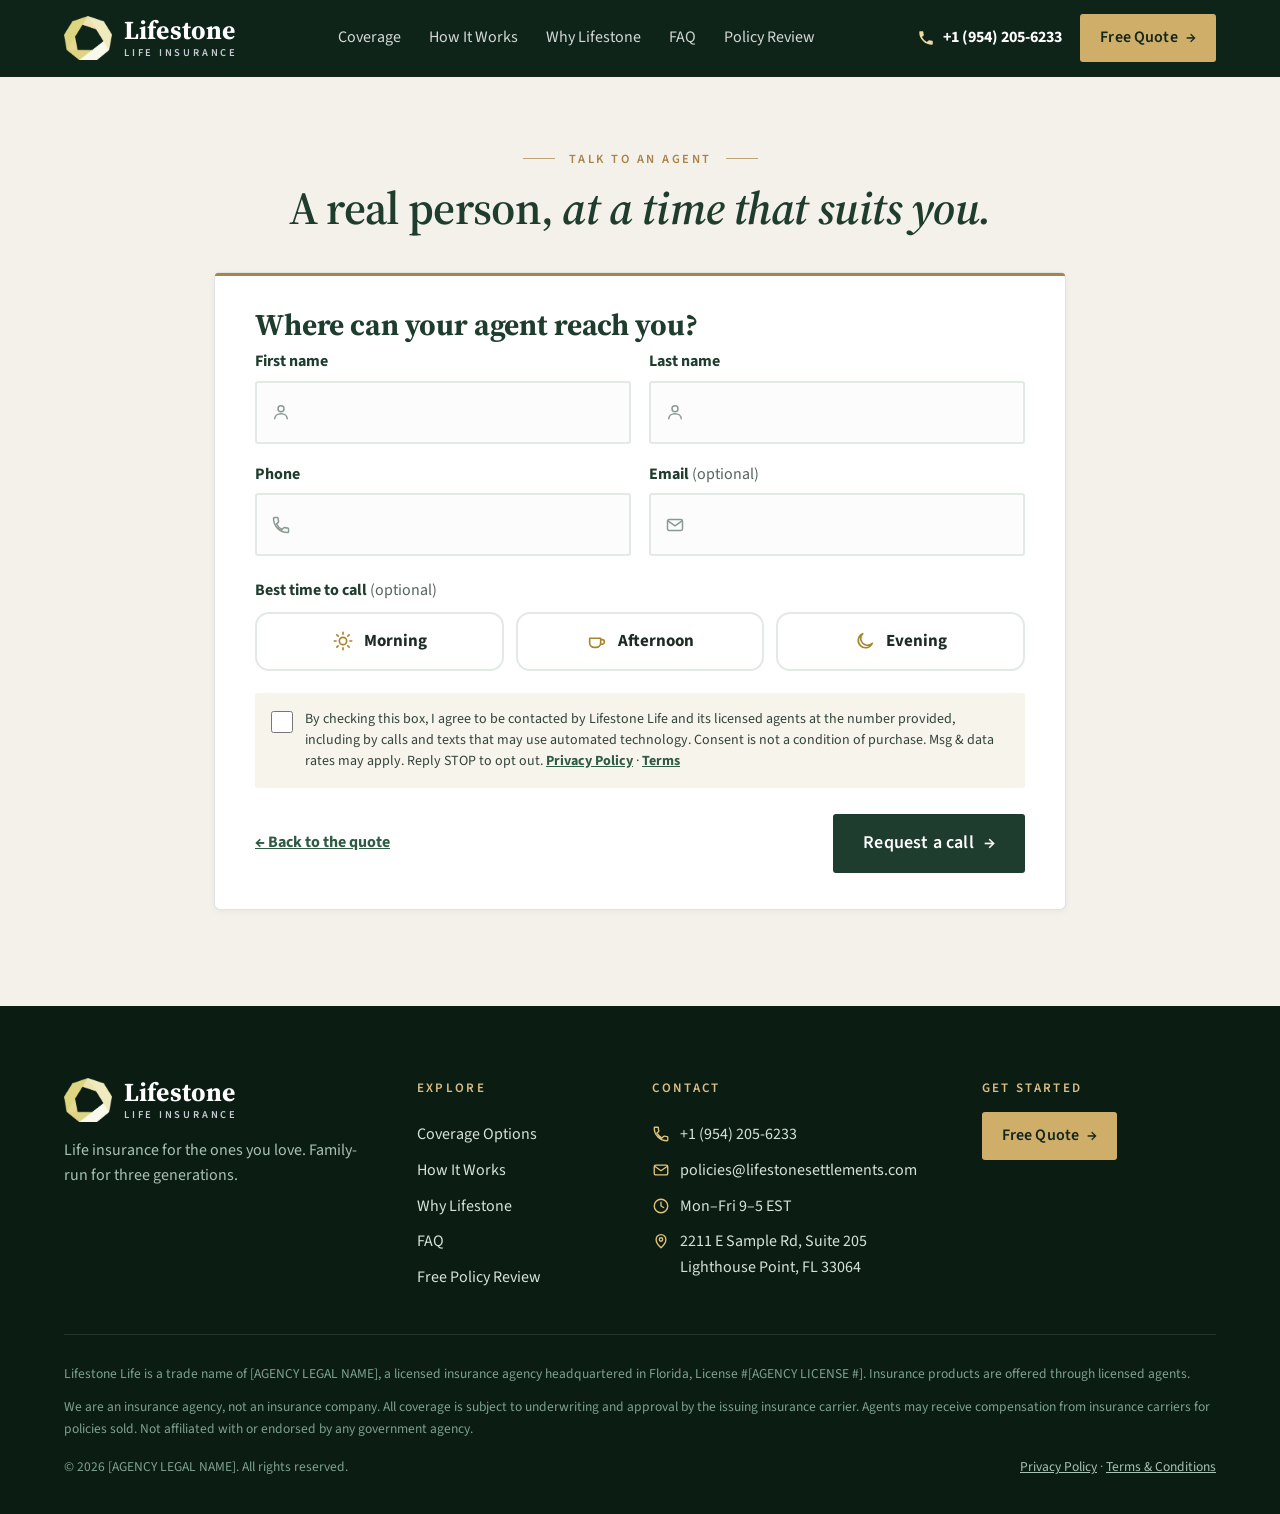
<file: agent-callback.html>
<!doctype html>
<html lang="en">
<head>
<meta charset="utf-8">
<title>Talk to an Agent – Lifestone Life</title>
<meta name="viewport" content="width=device-width, initial-scale=1">
<link rel="icon" href="favicon.ico" sizes="any">
<link rel="icon" href="favicon-32.png" type="image/png" sizes="32x32">
<link rel="apple-touch-icon" href="apple-touch-icon.png">
<link rel="manifest" href="site.webmanifest">
<meta name="theme-color" content="#0F2419">
<meta property="og:type" content="website">
<meta property="og:site_name" content="Lifestone Life Insurance">
<meta property="og:title" content="Lifestone Life Insurance">
<meta property="og:image" content="https://lifestonelife.com/images/share-card.png">
<meta property="og:image:width" content="1200">
<meta property="og:image:height" content="630">
<meta property="og:image:alt" content="Lifestone Life Insurance logo">
<meta name="twitter:card" content="summary_large_image">
<meta name="twitter:image" content="https://lifestonelife.com/images/share-card.png">
<meta name="description" content="A licensed Lifestone agent will call you.">
<meta name="robots" content="noindex">
<link rel="preconnect" href="https://fonts.googleapis.com">
<link rel="stylesheet" href="https://fonts.googleapis.com/css2?family=Source+Serif+4:ital,opsz,wght@0,8..60,600;0,8..60,700;1,8..60,600&amp;family=Source+Sans+3:wght@400;600;700&amp;display=swap">
<link rel="stylesheet" href="css/site.css">
<link rel="stylesheet" href="css/heritage.css">
</head>
<body>

<header class="nb" id="top">
  <div class="nb-in">
    <a href="./" class="nb-brand" aria-label="Lifestone Life Insurance home">
      <img src="images/logo.png" width="48" height="44" alt="">
      <span class="nb-word"><b>Lifestone</b><small>Life Insurance</small></span>
    </a>
    <nav class="nb-links" aria-label="Main">
      <a href="index.html#coverage">Coverage</a>
      <a href="index.html#how">How It Works</a>
      <a href="index.html#why">Why Lifestone</a>
      <a href="index.html#faq">FAQ</a>
      <a href="policy-review.html">Policy Review</a>
    </nav>
    <div class="nb-right">
      <a href="tel:+19542056233" class="nb-tel"><svg width="18" height="18" viewBox="0 0 24 24" aria-hidden="true"><path d="M6.6 10.8a15.1 15.1 0 0 0 6.6 6.6l2.2-2.2a1 1 0 0 1 1-.25 11.4 11.4 0 0 0 3.6.57 1 1 0 0 1 1 1V20a1 1 0 0 1-1 1A17 17 0 0 1 3 4a1 1 0 0 1 1-1h3.5a1 1 0 0 1 1 1c0 1.25.2 2.45.57 3.57a1 1 0 0 1-.25 1z" fill="currentColor"/></svg><span>+1 (954) 205-6233</span></a>
      <a href="index.html#quote" class="nb-cta">Free Quote <span aria-hidden="true">→</span></a>
      <button type="button" class="nb-menu" aria-expanded="false" aria-controls="nb-panel" aria-label="Open menu"><i></i><i></i><i></i></button>
    </div>
  </div>
  <div class="nb-panel" id="nb-panel" hidden>
    <a href="index.html#coverage">Coverage</a>
    <a href="index.html#how">How It Works</a>
    <a href="index.html#why">Why Lifestone</a>
    <a href="index.html#faq">FAQ</a>
    <a href="policy-review.html">Policy Review</a>
    <a href="tel:+19542056233" class="nb-panel-tel"><svg width="18" height="18" viewBox="0 0 24 24" aria-hidden="true"><path d="M6.6 10.8a15.1 15.1 0 0 0 6.6 6.6l2.2-2.2a1 1 0 0 1 1-.25 11.4 11.4 0 0 0 3.6.57 1 1 0 0 1 1 1V20a1 1 0 0 1-1 1A17 17 0 0 1 3 4a1 1 0 0 1 1-1h3.5a1 1 0 0 1 1 1c0 1.25.2 2.45.57 3.57a1 1 0 0 1-.25 1z" fill="currentColor"/></svg><span>Call +1 (954) 205-6233<small>Mon–Fri 9–5 EST</small></span></a>
  </div>
</header>

<main>
<section class="pg qf">
  <div class="qf-wrap">
    <div class="qf-card pg-msg" id="cb-confirm" hidden>
      <div class="qf-check" aria-hidden="true"><svg width="44" height="44" viewBox="0 0 24 24"><path d="M6 12.5l4 4L18 8" fill="none" stroke="#FFFFFF" stroke-width="2.6" stroke-linecap="round" stroke-linejoin="round"/></svg></div>
      <h2>A licensed Lifestone agent will call you shortly.</h2>
      <p>We’ll call <b id="cb-phone-show"></b>, Monday–Friday, 9–5 EST. Let us know when works best.</p>
      <form id="cb-time-form" novalidate>
        <fieldset class="qf-times">
          <legend>Best time to call <span class="qf-opt">(optional)</span></legend>
          <label><input type="radio" name="best_time" value="Morning"><span><svg width="22" height="22" viewBox="0 0 24 24" aria-hidden="true"><circle cx="12" cy="12" r="4" fill="none" stroke="currentColor" stroke-width="1.8" stroke-linecap="round" stroke-linejoin="round"/><path d="M12 2.5v2M12 19.5v2M2.5 12h2M19.5 12h2M5.3 5.3l1.4 1.4M17.3 17.3l1.4 1.4M5.3 18.7l1.4-1.4M17.3 6.7l1.4-1.4" fill="none" stroke="currentColor" stroke-width="1.8" stroke-linecap="round" stroke-linejoin="round"/></svg>Morning</span></label>
          <label><input type="radio" name="best_time" value="Afternoon"><span><svg width="22" height="22" viewBox="0 0 24 24" aria-hidden="true"><path d="M4 9h12v5a5 5 0 0 1-5 5H9a5 5 0 0 1-5-5zM16 10.5h1.5a2.5 2.5 0 0 1 0 5H16" fill="none" stroke="currentColor" stroke-width="1.8" stroke-linecap="round" stroke-linejoin="round"/></svg>Afternoon</span></label>
          <label><input type="radio" name="best_time" value="Evening"><span><svg width="22" height="22" viewBox="0 0 24 24" aria-hidden="true"><path d="M20 14.5A8 8 0 1 1 9.5 4a6.5 6.5 0 0 0 10.5 10.5z" fill="none" stroke="currentColor" stroke-width="1.8" stroke-linecap="round" stroke-linejoin="round"/></svg>Evening</span></label>
        </fieldset>
        <div class="pg-actions">
          <button type="submit" class="qf-next qf-submit">Done <span aria-hidden="true">→</span></button>
        </div>
      </form>
      <p class="pg-note">Can’t wait? Call <a href="tel:+19542056233">+1 (954) 205-6233</a>.</p>
    </div>

    <div id="cb-ask" hidden>
      <header class="qf-intro">
        <p class="qf-eyebrow">Talk to an agent</p>
        <h2>A real person, <em>at a time that suits you.</em></h2>
      </header>
      <form id="cb-form" class="qf-card" data-source="agent-callback" novalidate>
        <div class="qc-step" data-lq-step>
          <h3 class="qf-q" tabindex="-1" data-lq-focus>Where can your agent reach you?</h3>
          <div class="qf-fields">
            <div class="qf-field"><label for="cb-first_name">First name</label><div class="qf-input"><span class="qf-fi"><svg width="20" height="20" viewBox="0 0 24 24" aria-hidden="true"><circle cx="12" cy="8" r="3.6" fill="none" stroke="currentColor" stroke-width="1.8" stroke-linecap="round" stroke-linejoin="round"/><path d="M4.5 20c0-3.6 3.4-6 7.5-6s7.5 2.4 7.5 6" fill="none" stroke="currentColor" stroke-width="1.8" stroke-linecap="round" stroke-linejoin="round"/></svg></span><input id="cb-first_name" name="first_name" type="text" autocomplete="given-name" required placeholder="" data-msg="Please enter your first name."></div></div>
            <div class="qf-field"><label for="cb-last_name">Last name</label><div class="qf-input"><span class="qf-fi"><svg width="20" height="20" viewBox="0 0 24 24" aria-hidden="true"><circle cx="12" cy="8" r="3.6" fill="none" stroke="currentColor" stroke-width="1.8" stroke-linecap="round" stroke-linejoin="round"/><path d="M4.5 20c0-3.6 3.4-6 7.5-6s7.5 2.4 7.5 6" fill="none" stroke="currentColor" stroke-width="1.8" stroke-linecap="round" stroke-linejoin="round"/></svg></span><input id="cb-last_name" name="last_name" type="text" autocomplete="family-name" required placeholder="" data-msg="Please enter your last name."></div></div>
            <div class="qf-field"><label for="cb-phone">Phone</label><div class="qf-input"><span class="qf-fi"><svg width="20" height="20" viewBox="0 0 24 24" aria-hidden="true"><path d="M6.6 10.8a15.1 15.1 0 0 0 6.6 6.6l2.2-2.2a1 1 0 0 1 1-.25 11.4 11.4 0 0 0 3.6.57 1 1 0 0 1 1 1V20a1 1 0 0 1-1 1A17 17 0 0 1 3 4a1 1 0 0 1 1-1h3.5a1 1 0 0 1 1 1c0 1.25.2 2.45.57 3.57a1 1 0 0 1-.25 1z" fill="none" stroke="currentColor" stroke-width="1.8" stroke-linecap="round" stroke-linejoin="round"/></svg></span><input id="cb-phone" name="phone" type="tel" autocomplete="tel" required placeholder="" data-msg="Please enter your phone number."></div></div>
            <div class="qf-field"><label for="cb-email">Email <span class=qf-opt>(optional)</span></label><div class="qf-input"><span class="qf-fi"><svg width="20" height="20" viewBox="0 0 24 24" aria-hidden="true"><rect x="3" y="5.5" width="18" height="13" rx="2" fill="none" stroke="currentColor" stroke-width="1.8" stroke-linecap="round" stroke-linejoin="round"/><path d="M3.5 7l8.5 6 8.5-6" fill="none" stroke="currentColor" stroke-width="1.8" stroke-linecap="round" stroke-linejoin="round"/></svg></span><input id="cb-email" name="email" type="email" autocomplete="email" placeholder="" data-msg="Please fill in this field."></div></div>
          </div>
          <fieldset class="qf-times">
          <legend>Best time to call <span class="qf-opt">(optional)</span></legend>
          <label><input type="radio" name="best_time" value="Morning"><span><svg width="22" height="22" viewBox="0 0 24 24" aria-hidden="true"><circle cx="12" cy="12" r="4" fill="none" stroke="currentColor" stroke-width="1.8" stroke-linecap="round" stroke-linejoin="round"/><path d="M12 2.5v2M12 19.5v2M2.5 12h2M19.5 12h2M5.3 5.3l1.4 1.4M17.3 17.3l1.4 1.4M5.3 18.7l1.4-1.4M17.3 6.7l1.4-1.4" fill="none" stroke="currentColor" stroke-width="1.8" stroke-linecap="round" stroke-linejoin="round"/></svg>Morning</span></label>
          <label><input type="radio" name="best_time" value="Afternoon"><span><svg width="22" height="22" viewBox="0 0 24 24" aria-hidden="true"><path d="M4 9h12v5a5 5 0 0 1-5 5H9a5 5 0 0 1-5-5zM16 10.5h1.5a2.5 2.5 0 0 1 0 5H16" fill="none" stroke="currentColor" stroke-width="1.8" stroke-linecap="round" stroke-linejoin="round"/></svg>Afternoon</span></label>
          <label><input type="radio" name="best_time" value="Evening"><span><svg width="22" height="22" viewBox="0 0 24 24" aria-hidden="true"><path d="M20 14.5A8 8 0 1 1 9.5 4a6.5 6.5 0 0 0 10.5 10.5z" fill="none" stroke="currentColor" stroke-width="1.8" stroke-linecap="round" stroke-linejoin="round"/></svg>Evening</span></label>
        </fieldset>
          <div class="qf-consent">
            <input id="cb-consent" name="consent" type="checkbox" required data-msg="Please check the box so we can call you.">
            <label for="cb-consent">By checking this box, I agree to be contacted by Lifestone Life and its licensed agents at the number provided, including by calls and texts that may use automated technology. Consent is not a condition of purchase. Msg &amp; data rates may apply. Reply STOP to opt out. <a href="privacy.html">Privacy Policy</a> · <a href="terms.html">Terms</a></label>
          </div>
          <div class="lq-hp" aria-hidden="true"><label>Website <input type="text" name="website" data-hp tabindex="-1" autocomplete="off"></label></div>
          <p class="qc-error" role="alert" data-lq-error></p>
          <div class="qc-nav qf-nav"><span class="qf-navl"><a href="index.html#quote" class="qf-talk">← Back to the quote</a></span><button type="submit" class="qf-next qf-submit">Request a call <span aria-hidden="true">→</span></button></div>
        </div>
      </form>
    </div>
  </div>
</section>
</main>

<footer id="legal" class="ft">
  <div class="ft-wrap">
    <div class="ft-top">
      <div class="ft-brand">
        <a href="index.html" class="nb-brand" aria-label="Lifestone Life, back to top">
          <img src="images/logo.png" width="48" height="44" alt="">
          <span class="nb-word"><b>Lifestone</b><small>Life Insurance</small></span>
        </a>
        <p>Life insurance for the ones you love. Family-run for three generations.</p>
      </div>
      <nav class="ft-col" aria-label="Footer">
        <p class="ft-h">Explore</p>
        <a href="index.html#coverage">Coverage Options</a><a href="index.html#how">How It Works</a><a href="index.html#why">Why Lifestone</a><a href="index.html#faq">FAQ</a><a href="policy-review.html">Free Policy Review</a>
      </nav>
      <div class="ft-col">
        <p class="ft-h">Contact</p>
        <a href="tel:+19542056233" class="ft-ic"><svg width="18" height="18" viewBox="0 0 24 24" aria-hidden="true"><path d="M6.6 10.8a15.1 15.1 0 0 0 6.6 6.6l2.2-2.2a1 1 0 0 1 1-.25 11.4 11.4 0 0 0 3.6.57 1 1 0 0 1 1 1V20a1 1 0 0 1-1 1A17 17 0 0 1 3 4a1 1 0 0 1 1-1h3.5a1 1 0 0 1 1 1c0 1.25.2 2.45.57 3.57a1 1 0 0 1-.25 1z" fill="none" stroke="currentColor" stroke-width="1.8" stroke-linecap="round" stroke-linejoin="round"/></svg>+1 (954) 205-6233</a>
        <a href="mailto:policies@lifestonesettlements.com" class="ft-ic"><svg width="18" height="18" viewBox="0 0 24 24" aria-hidden="true"><rect x="3" y="5.5" width="18" height="13" rx="2" fill="none" stroke="currentColor" stroke-width="1.8" stroke-linecap="round" stroke-linejoin="round"/><path d="M3.5 7l8.5 6 8.5-6" fill="none" stroke="currentColor" stroke-width="1.8" stroke-linecap="round" stroke-linejoin="round"/></svg><span style="overflow-wrap:anywhere">policies@lifestonesettlements.com</span></a>
        <span class="ft-ic"><svg width="18" height="18" viewBox="0 0 24 24" aria-hidden="true"><circle cx="12" cy="12" r="9" fill="none" stroke="currentColor" stroke-width="1.8" stroke-linecap="round" stroke-linejoin="round"/><path d="M12 7v5l3.5 2" fill="none" stroke="currentColor" stroke-width="1.8" stroke-linecap="round" stroke-linejoin="round"/></svg>Mon–Fri 9–5 EST</span>
        <span class="ft-ic"><svg width="18" height="18" viewBox="0 0 24 24" aria-hidden="true"><path d="M12 21s-6.5-5.6-6.5-11a6.5 6.5 0 0 1 13 0c0 5.4-6.5 11-6.5 11z" fill="none" stroke="currentColor" stroke-width="1.8" stroke-linecap="round" stroke-linejoin="round"/><circle cx="12" cy="10" r="2.3" fill="none" stroke="currentColor" stroke-width="1.8" stroke-linecap="round" stroke-linejoin="round"/></svg><span>2211 E Sample Rd, Suite 205<br>Lighthouse Point, FL 33064</span></span>
      </div>
      <div class="ft-cta">
        <p class="ft-h">Get started</p>
                <a href="index.html#quote" class="nb-cta">Free Quote <span aria-hidden="true">→</span></a>
      </div>
    </div>
    <div class="ft-legal">
      <p>Lifestone Life is a trade name of [AGENCY LEGAL NAME], a licensed insurance agency headquartered in Florida, License #[AGENCY LICENSE #]. Insurance products are offered through licensed agents.</p>
      <p>We are an insurance agency, not an insurance company. All coverage is subject to underwriting and approval by the issuing insurance carrier. Agents may receive compensation from insurance carriers for policies sold. Not affiliated with or endorsed by any government agency.</p>
      <div class="ft-bottom"><span>© 2026 [AGENCY LEGAL NAME]. All rights reserved.</span><span><a href="privacy.html">Privacy Policy</a> · <a href="terms.html">Terms &amp; Conditions</a></span></div>
    </div>
  </div>
</footer>

<script src="js/site.js"></script>
<script src="config/age.js"></script>
<script src="js/quote-flow.js"></script>
<script>
(function(){
  var lead = LifestoneQuote.getLead();
  var partial = LifestoneQuote.getPartial() || {};

  if (lead && lead.phone) {
    // We already have their details: confirm, and optionally ask for a time.
    document.getElementById('cb-confirm').hidden = false;
    var d = String(lead.phone).replace(/\D/g, '').slice(-10);
    document.getElementById('cb-phone-show').textContent = d.length === 10 ? '(' + d.slice(0,3) + ') ' + d.slice(3,6) + '-' + d.slice(6) : lead.phone;
    document.getElementById('cb-time-form').addEventListener('submit', function(e){
      e.preventDefault();
      var t = this.querySelector('[name="best_time"]:checked');
      var go = function(){ location.href = 'thank-you.html?path=agent'; };
      if (t && lead.itemId) LifestoneQuote.sendLead({ action: 'update', itemId: lead.itemId, token: lead.token, bestTime: t.value }).then(go);
      else go();
    });
    return;
  }

  // No details yet (they chose "talk to someone" early): ask for the basics.
  document.getElementById('cb-ask').hidden = false;
  var form = document.getElementById('cb-form');
  ['first_name', 'last_name', 'email', 'phone'].forEach(function(k){ var f = form.querySelector('[name="' + k + '"]'); if (f && partial[k]) f.value = partial[k]; });
  LifestoneQuote.initQuiz(form, {
    onSubmit: function(a){
      var consent = LifestoneQuote.consentRecord();
      var t = form.querySelector('[name="best_time"]:checked');
      var info = {
        firstName: a.first_name, lastName: a.last_name, email: a.email, phone: a.phone,
        state: partial.state, dob: partial.dob, coverage: Number(partial.coverage) || null, coverageLabel: partial.coverage_label,
        type: partial.type, typeLabel: partial.type_label, goal: partial.goal, goalLabel: partial.goal_label, replacing: partial.replacing
      };
      return LifestoneQuote.sendLead({ action: 'create', source: 'agent-callback', startedIn: partial.source || '', lead: info,
        bestTime: t ? t.value : '', consent: consent, hp: a.website || '' }).then(function(res){
        LifestoneQuote.setLead({ itemId: res && res.itemId, token: res && res.token, firstName: a.first_name,
          lastName: a.last_name, email: a.email, phone: a.phone, consent: consent });
        location.href = 'thank-you.html?path=agent';
      });
    }
  });
})();
</script>
</body>
</html>
</file>
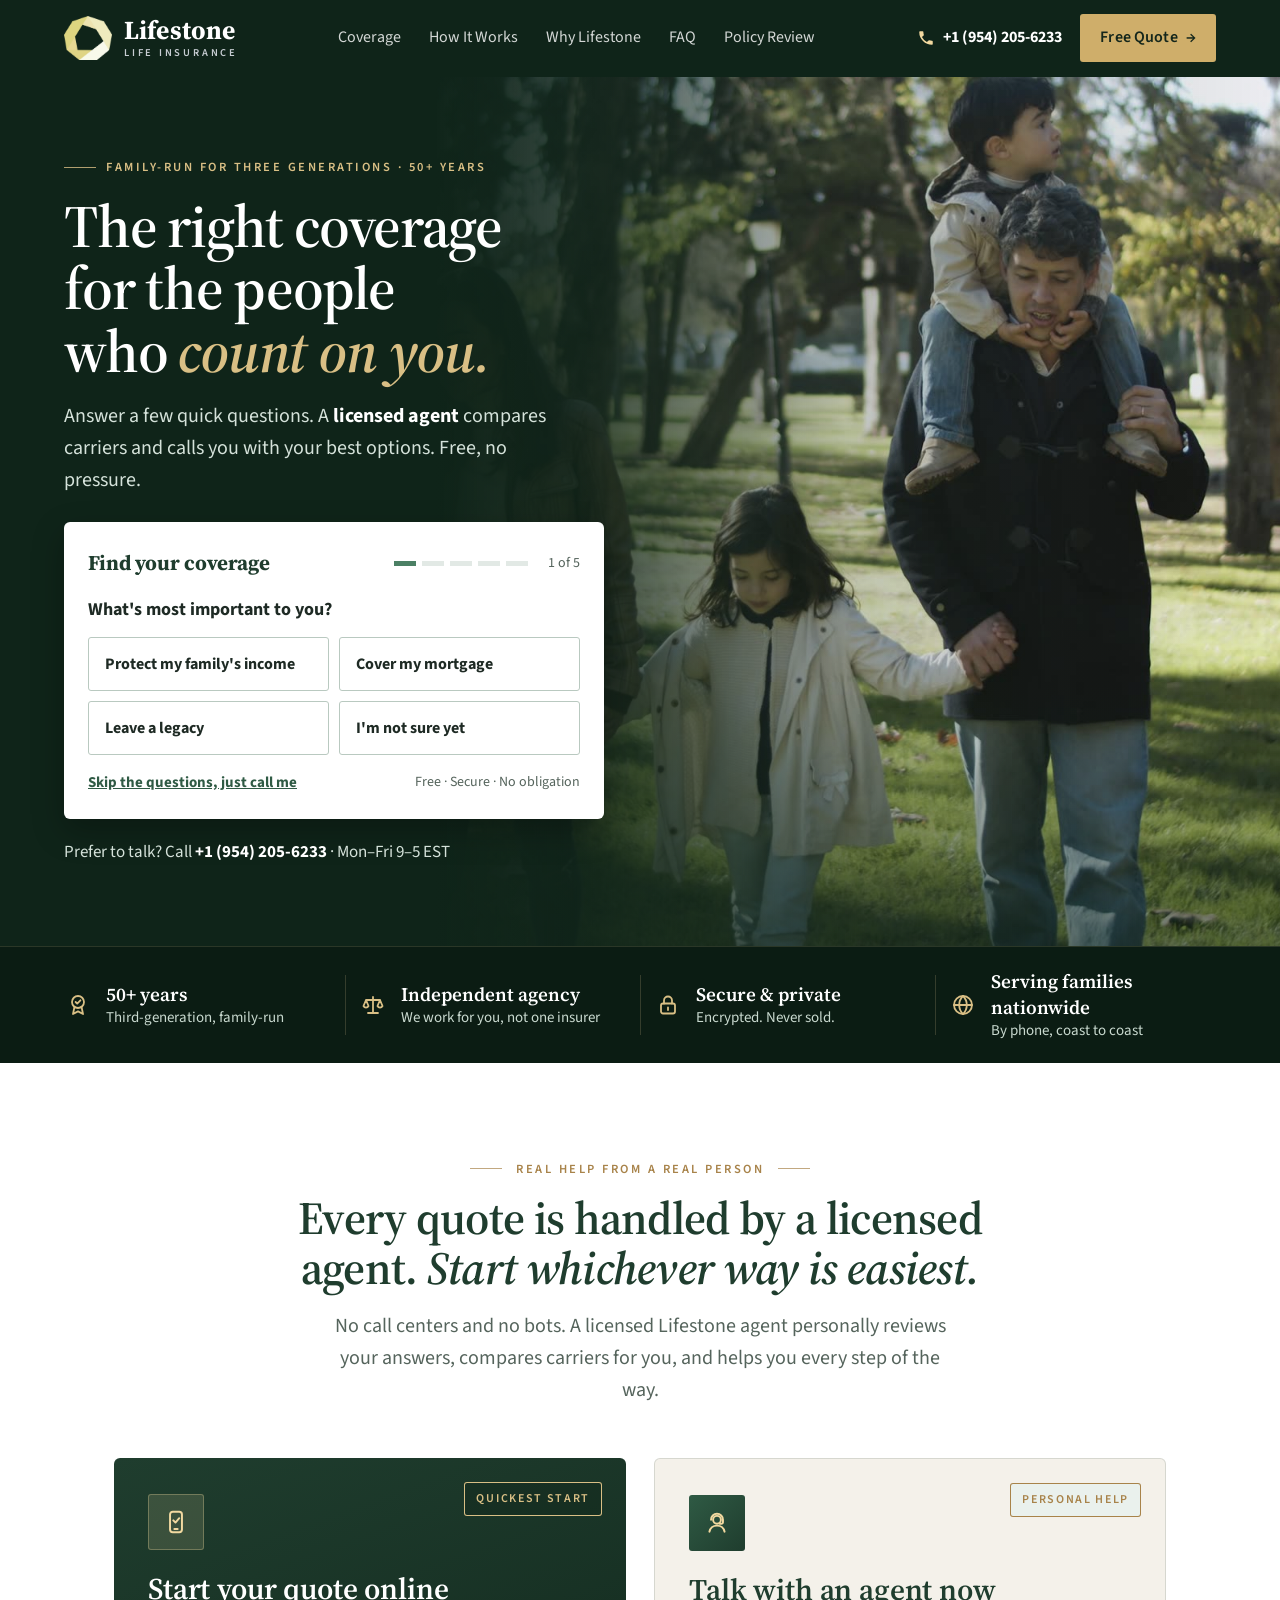
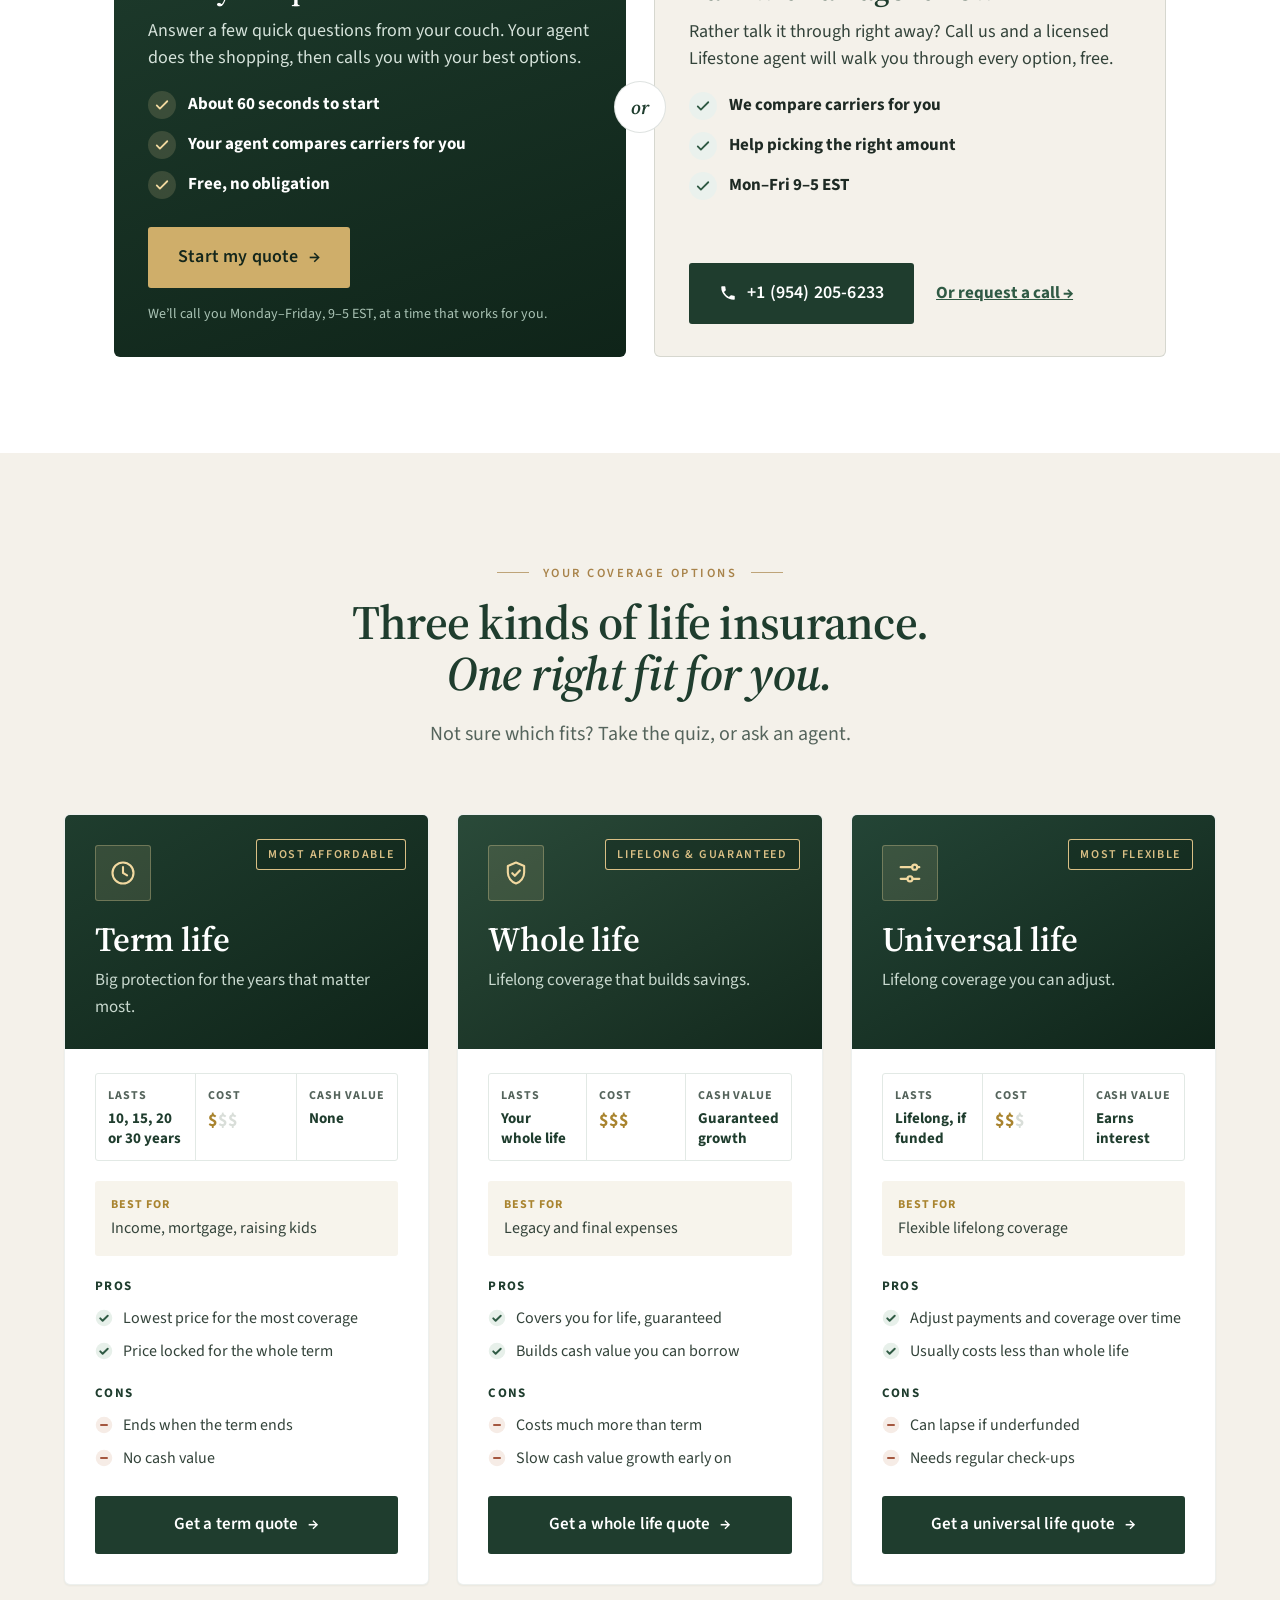
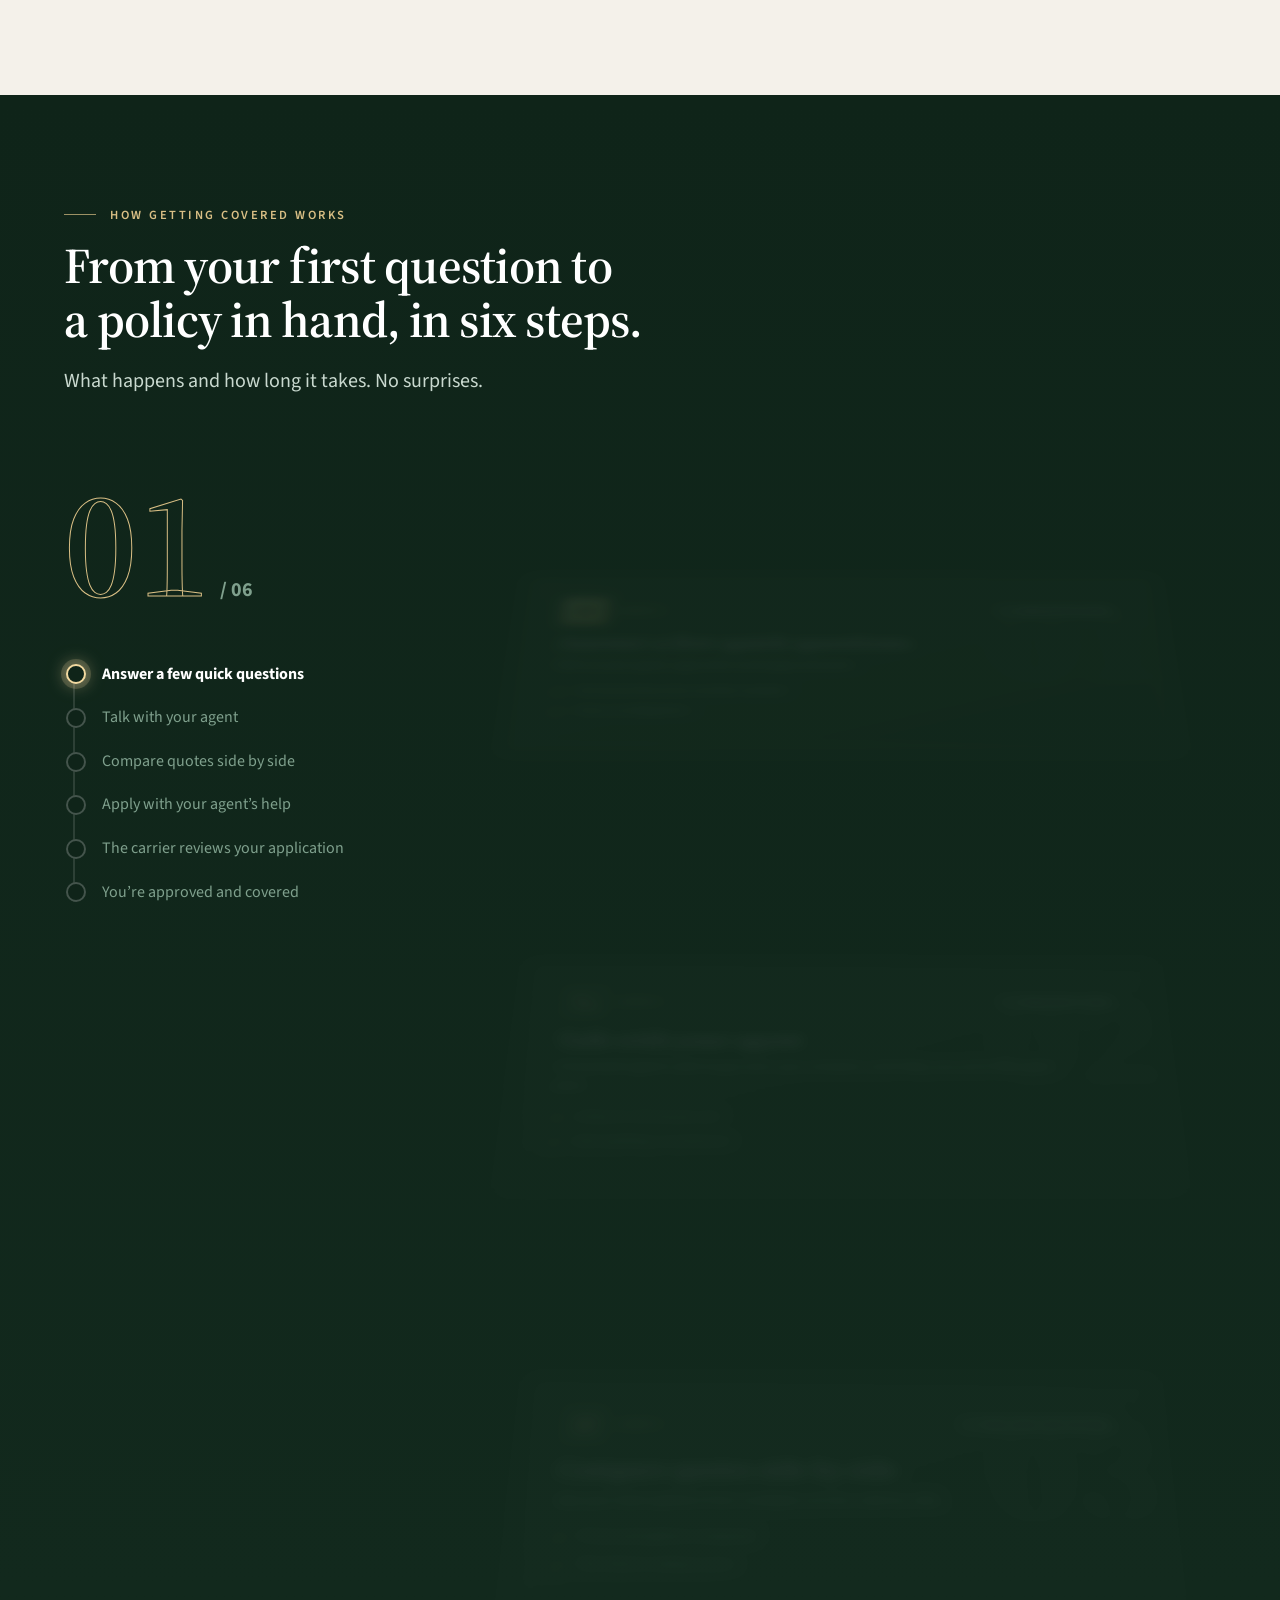
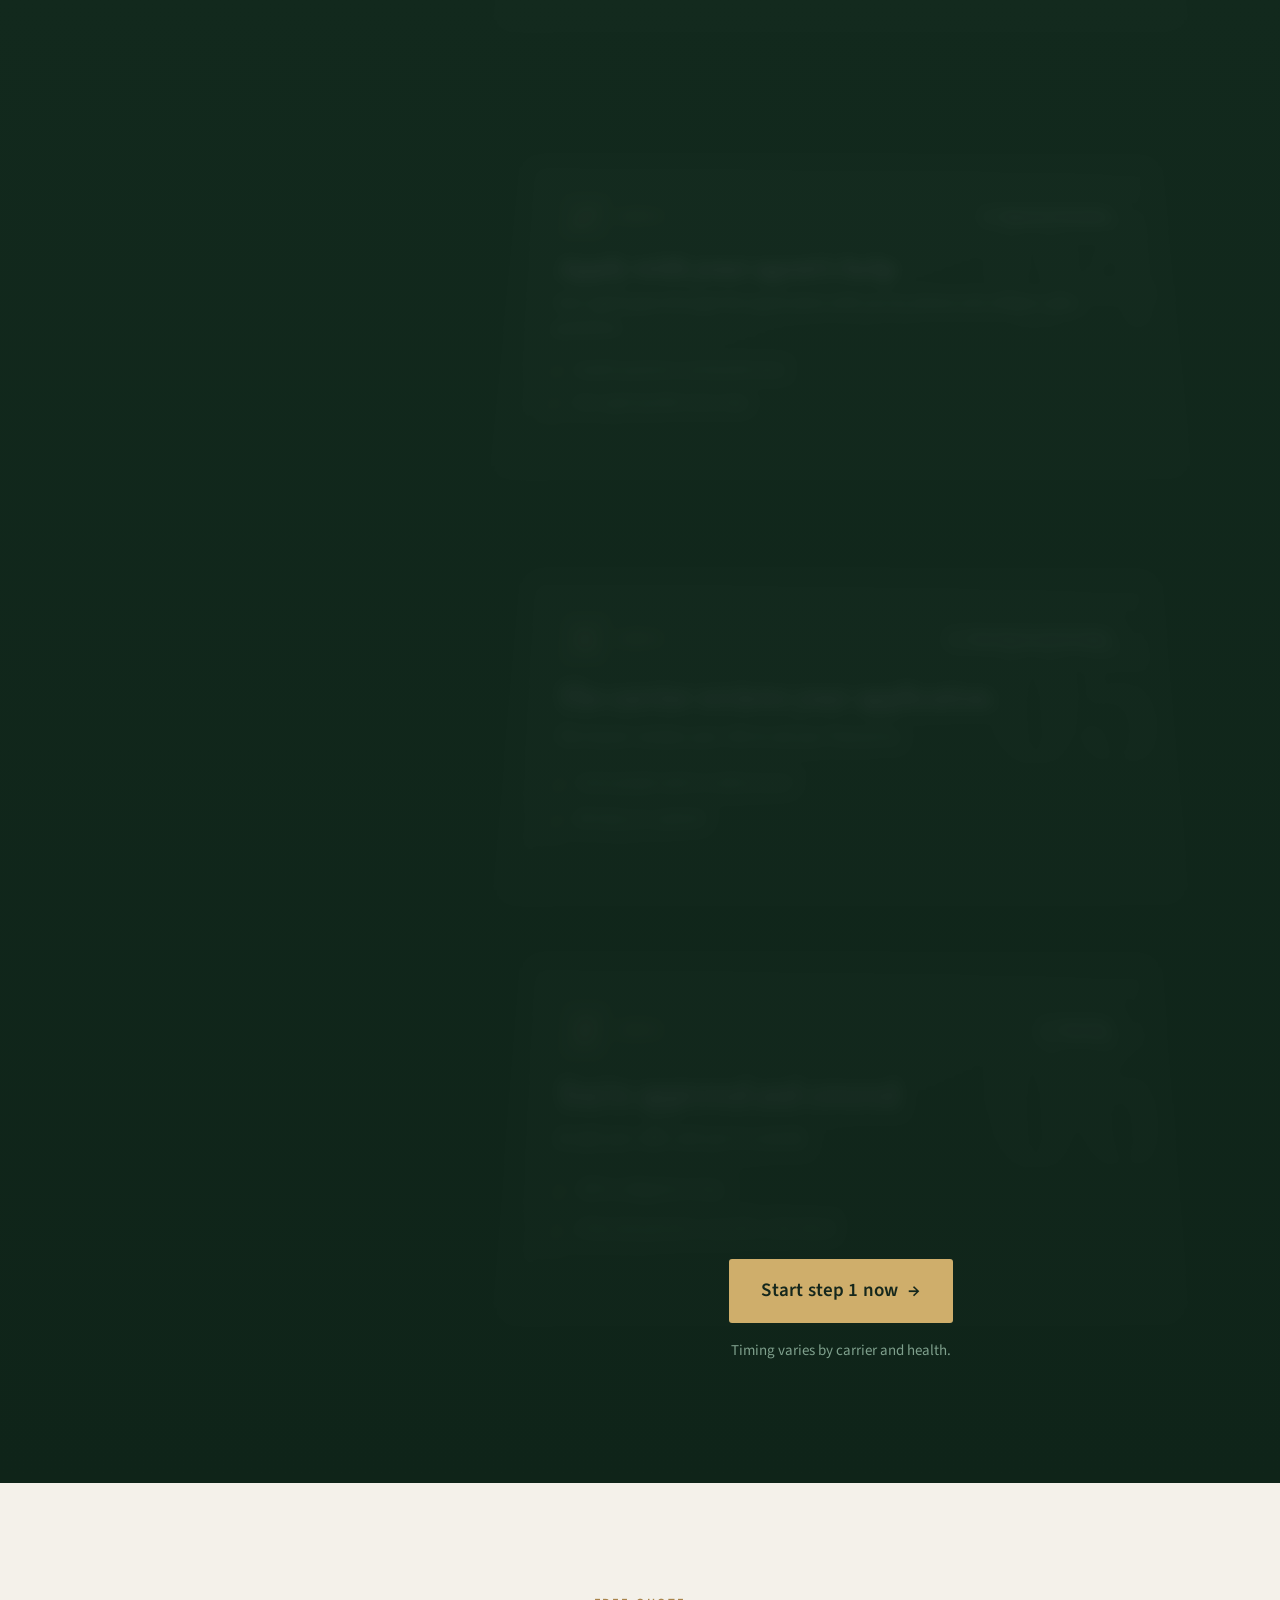
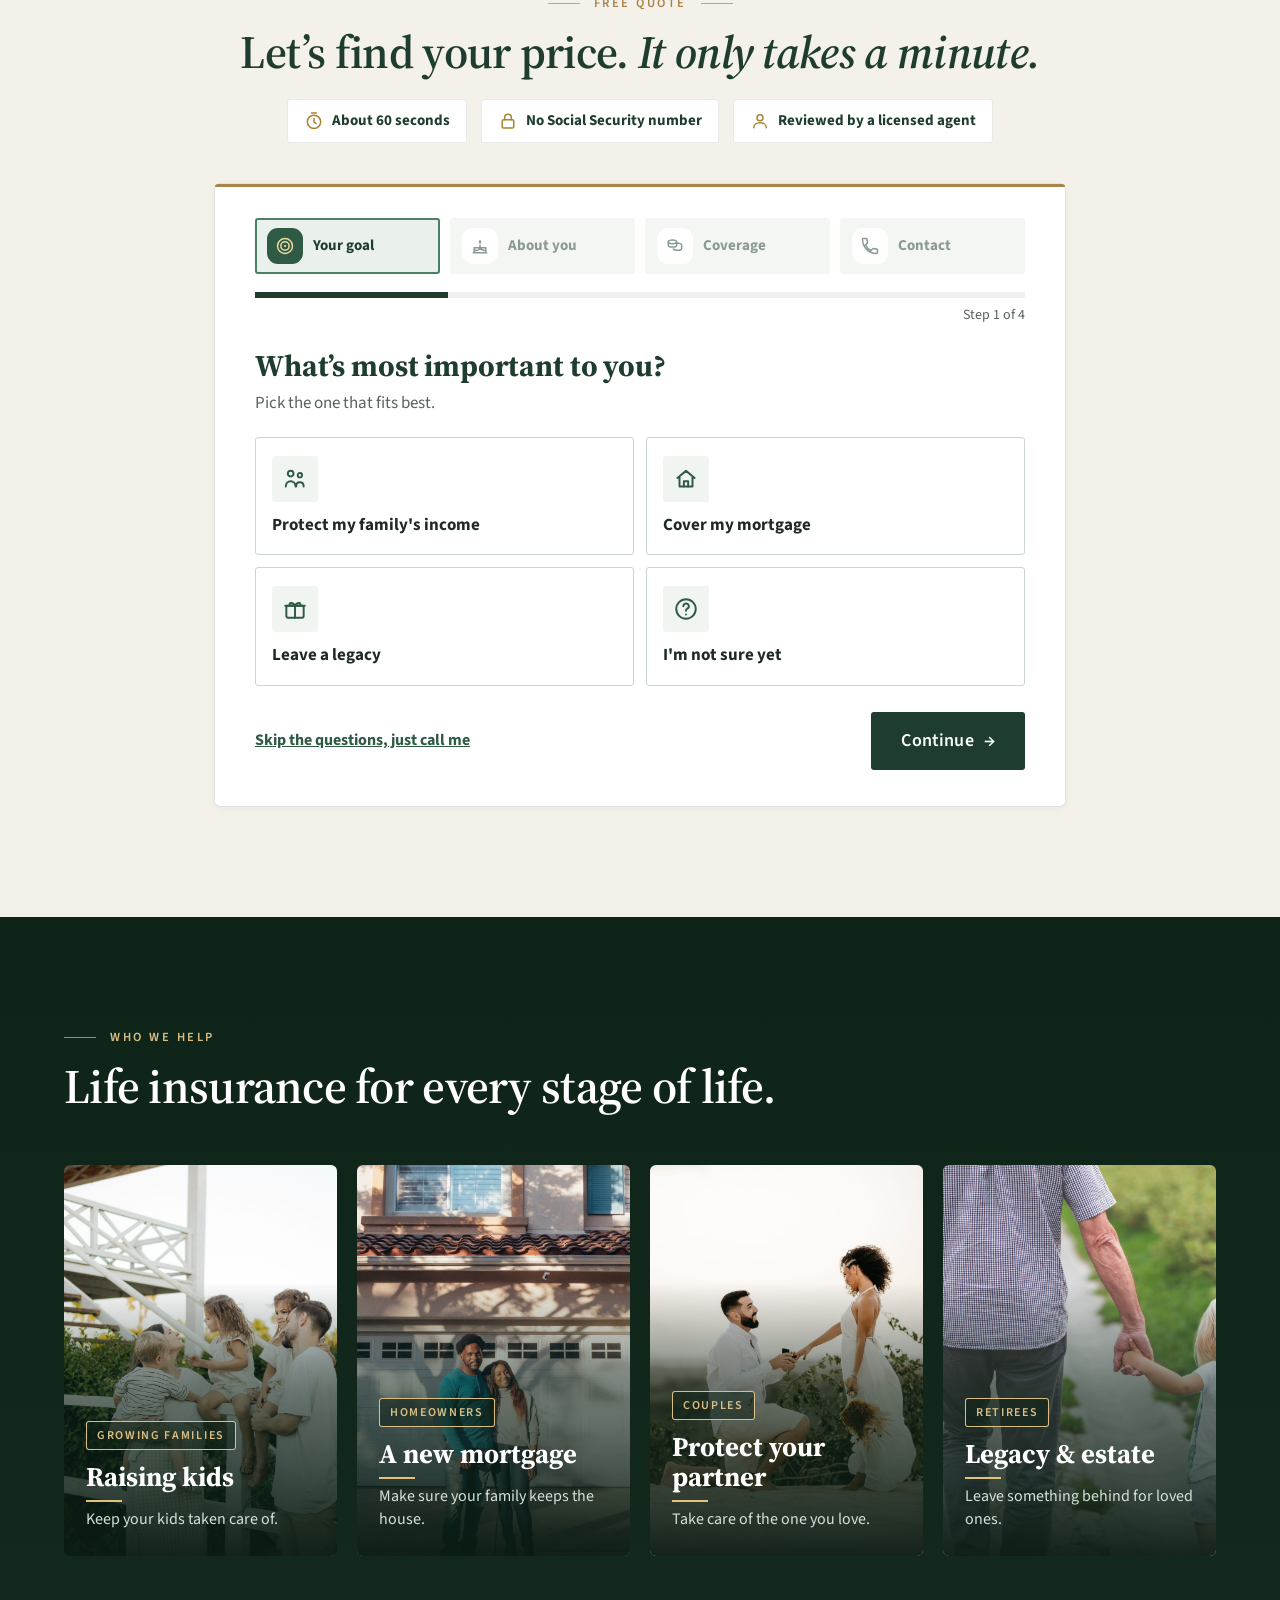
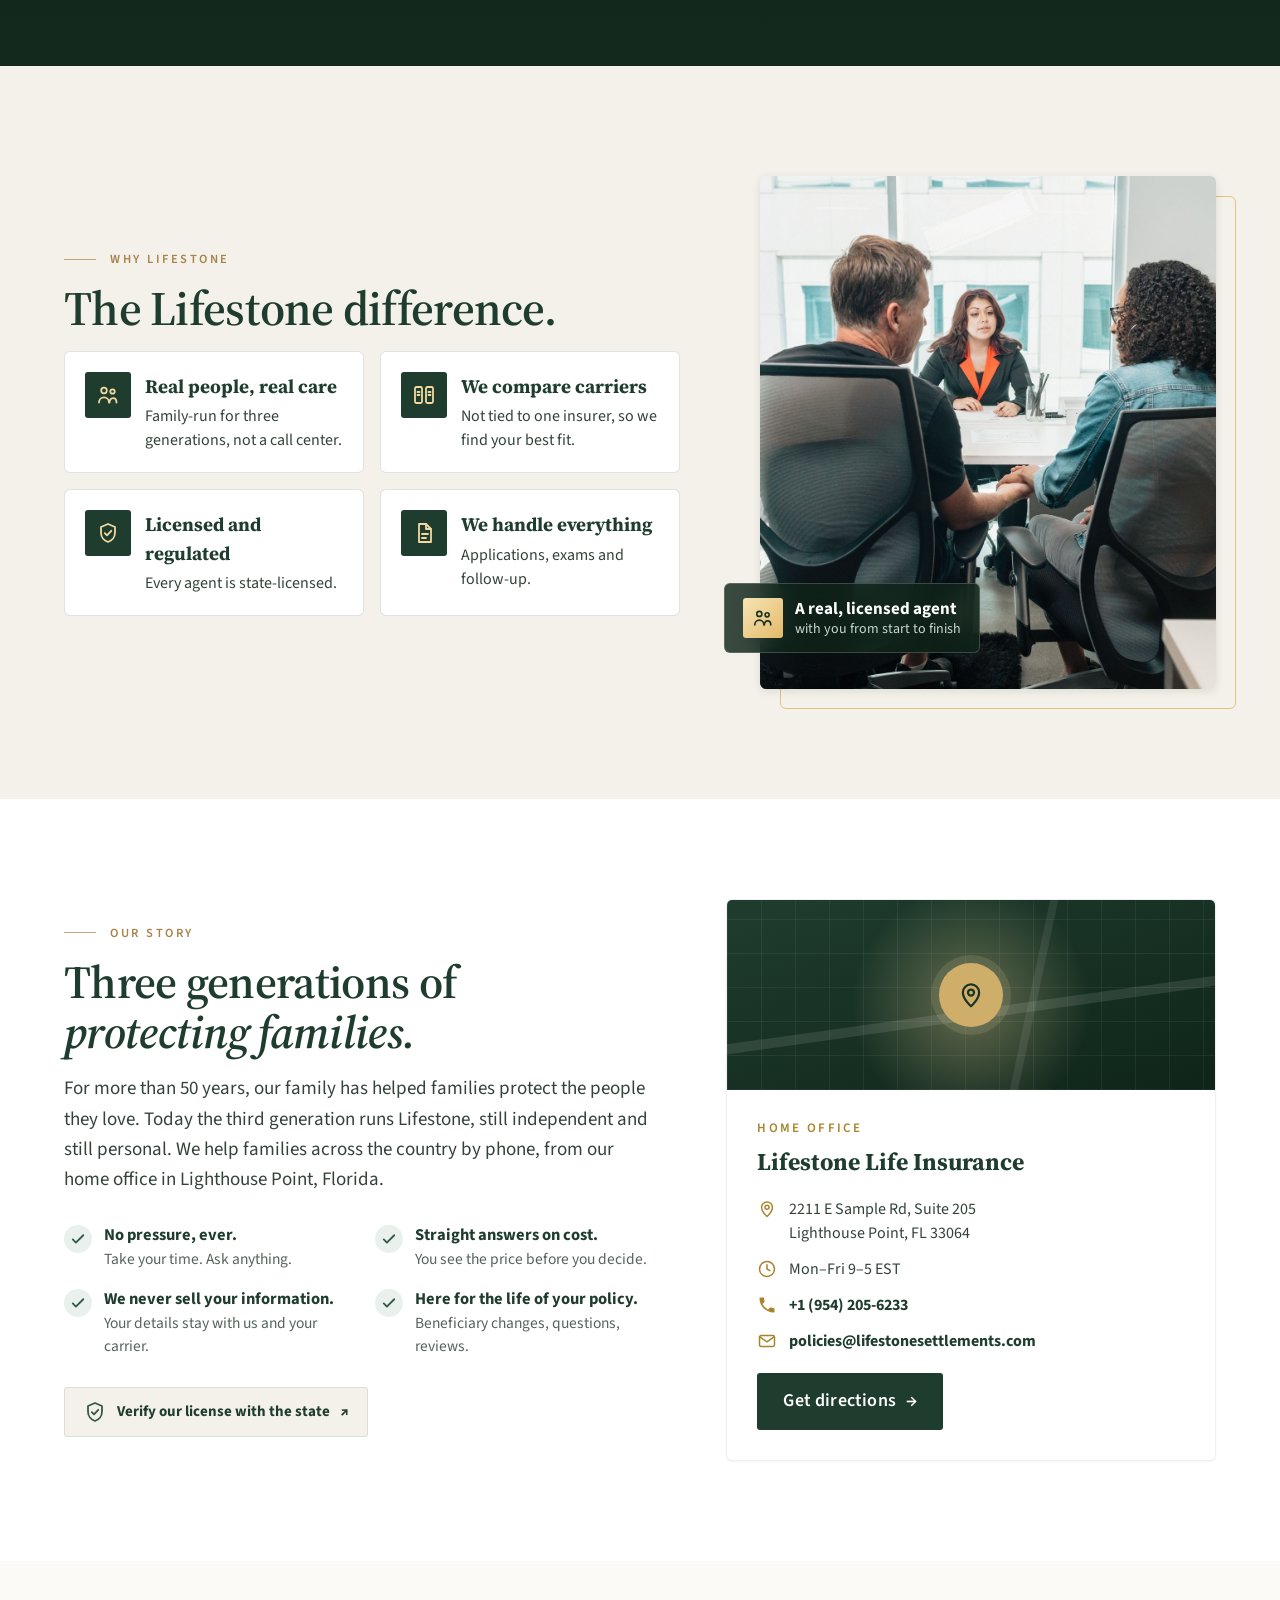
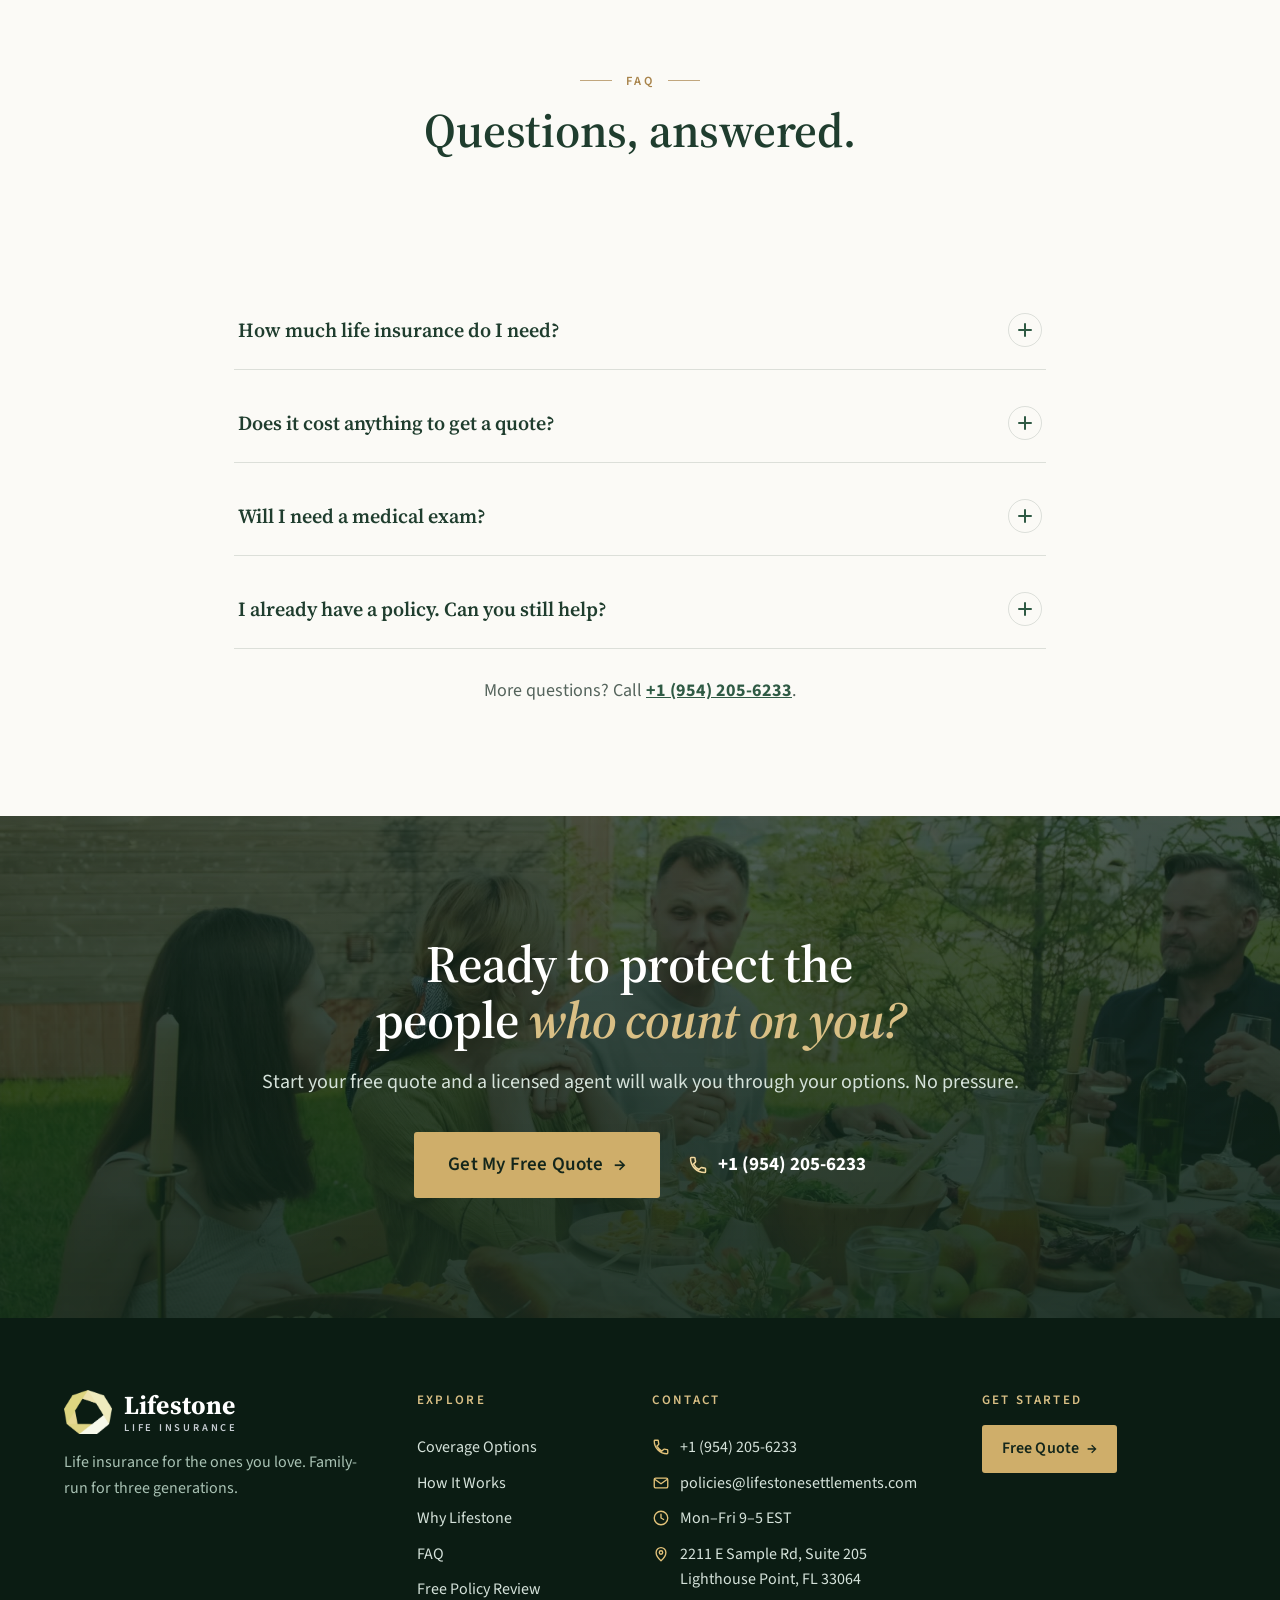
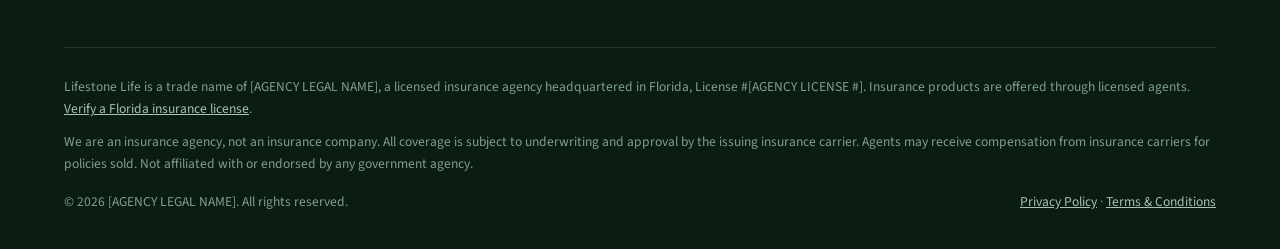
<file: life-insurance.html>
<!doctype html>
<html lang="en">
<head>
<meta charset="utf-8">
<title>Lifestone Life</title>
<meta name="robots" content="noindex">
<link rel="canonical" href="./">
<meta http-equiv="refresh" content="0; url=./">
<script>location.replace('./' + location.hash);</script>
</head>
<body>
<p>This page has moved. <a href="./">Continue to Lifestone Life</a>.</p>
</body>
</html>
</file>
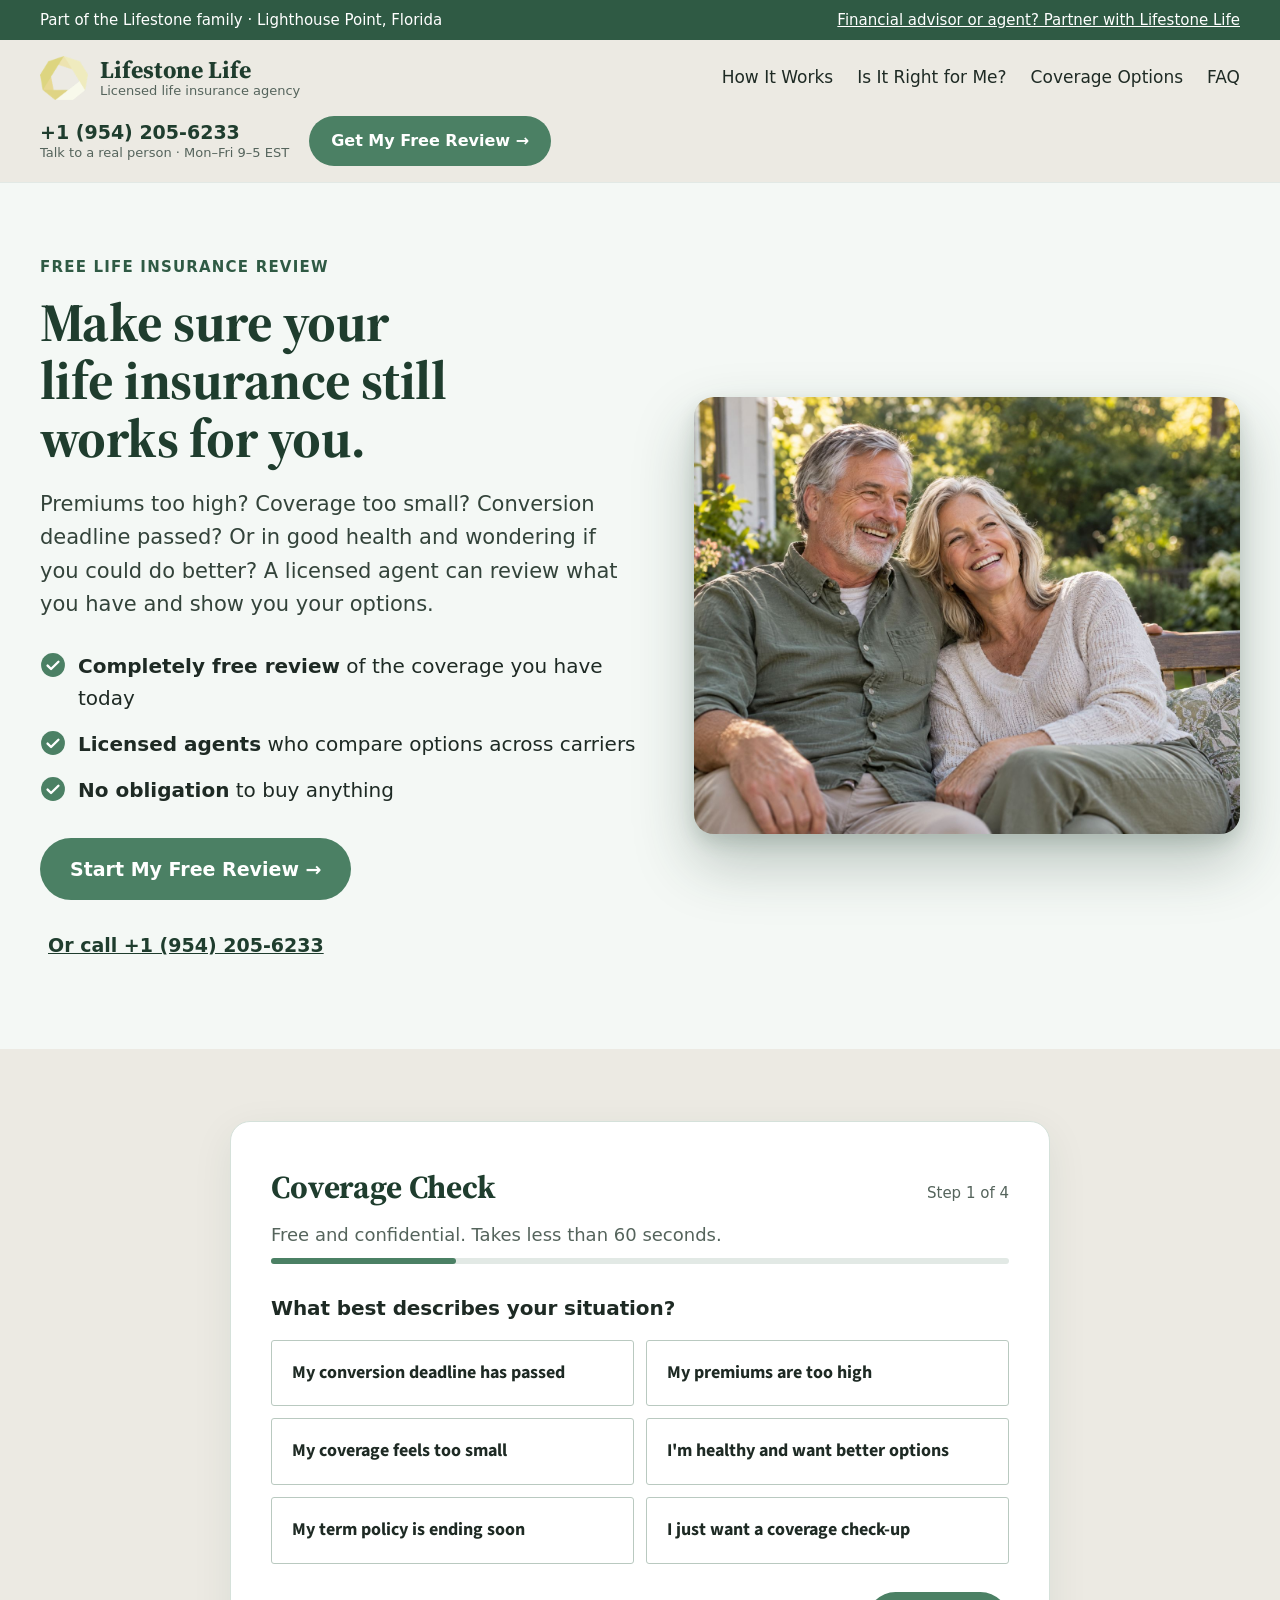
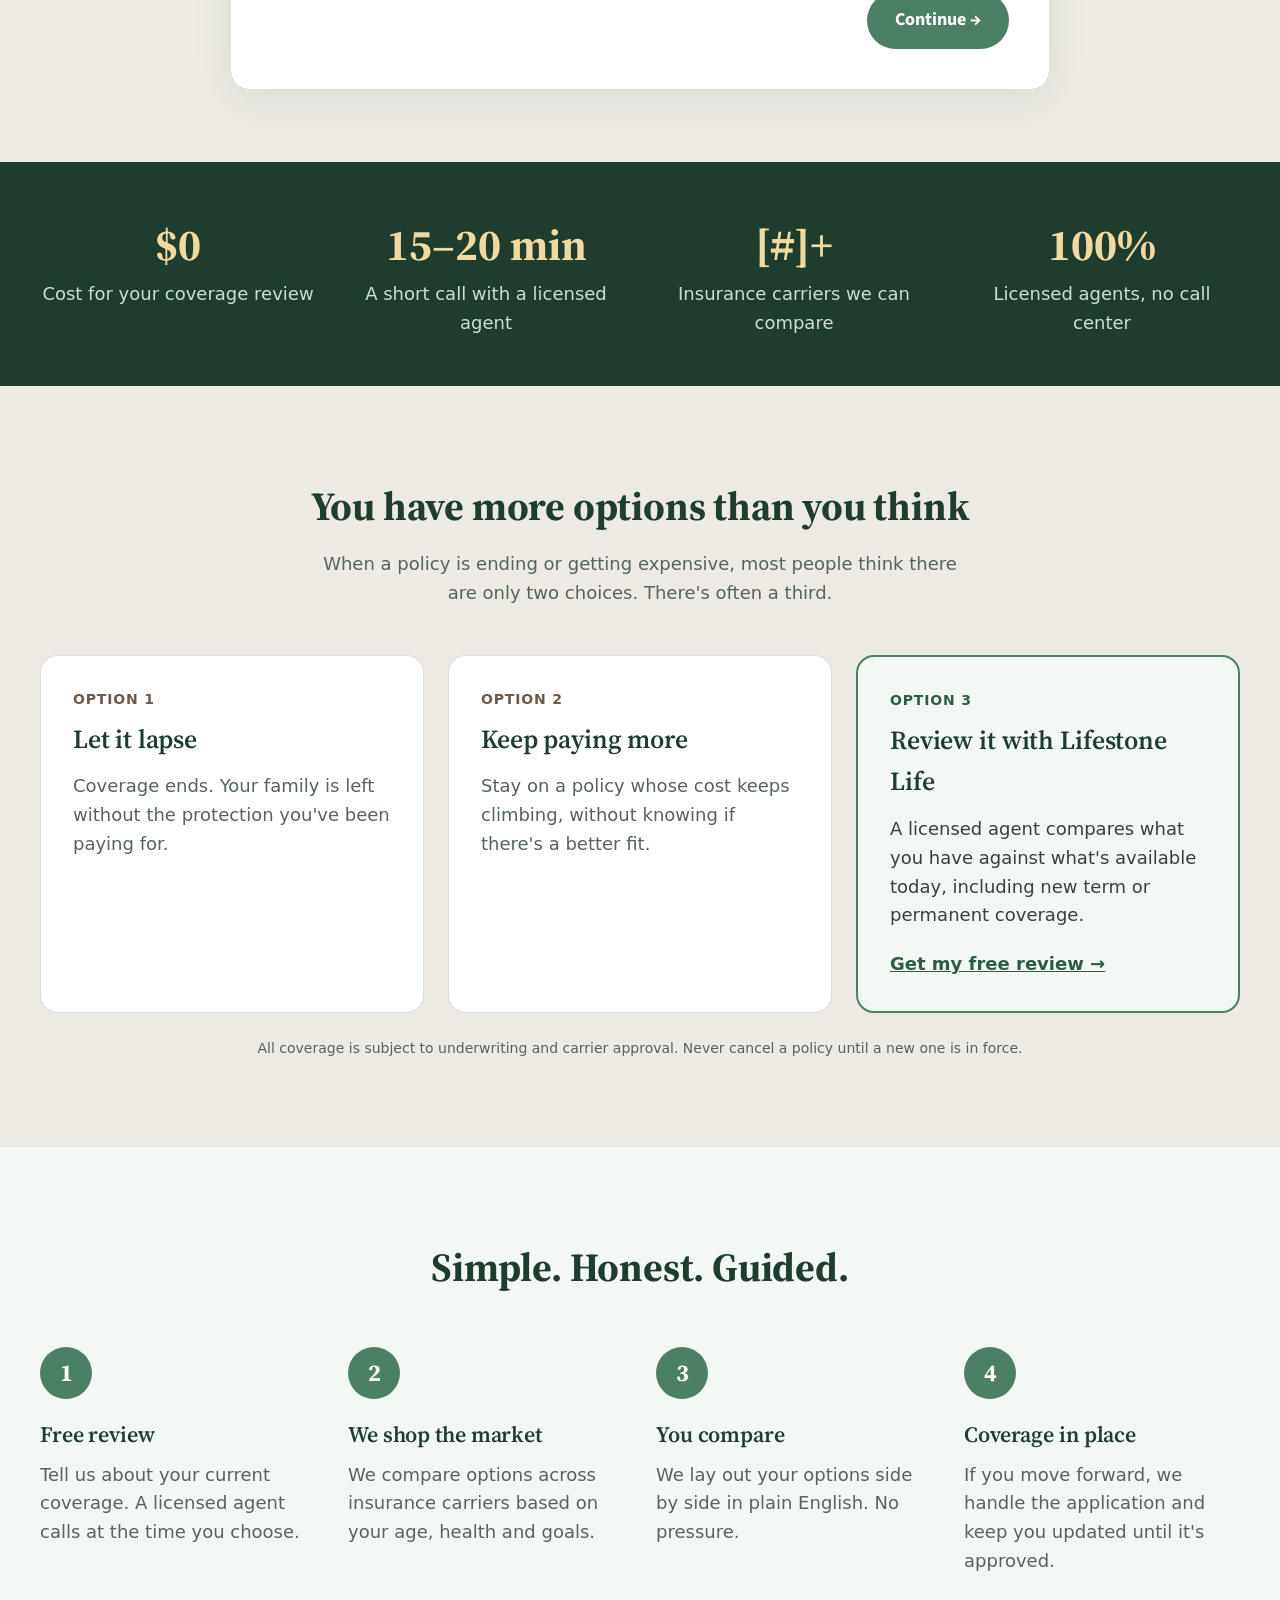
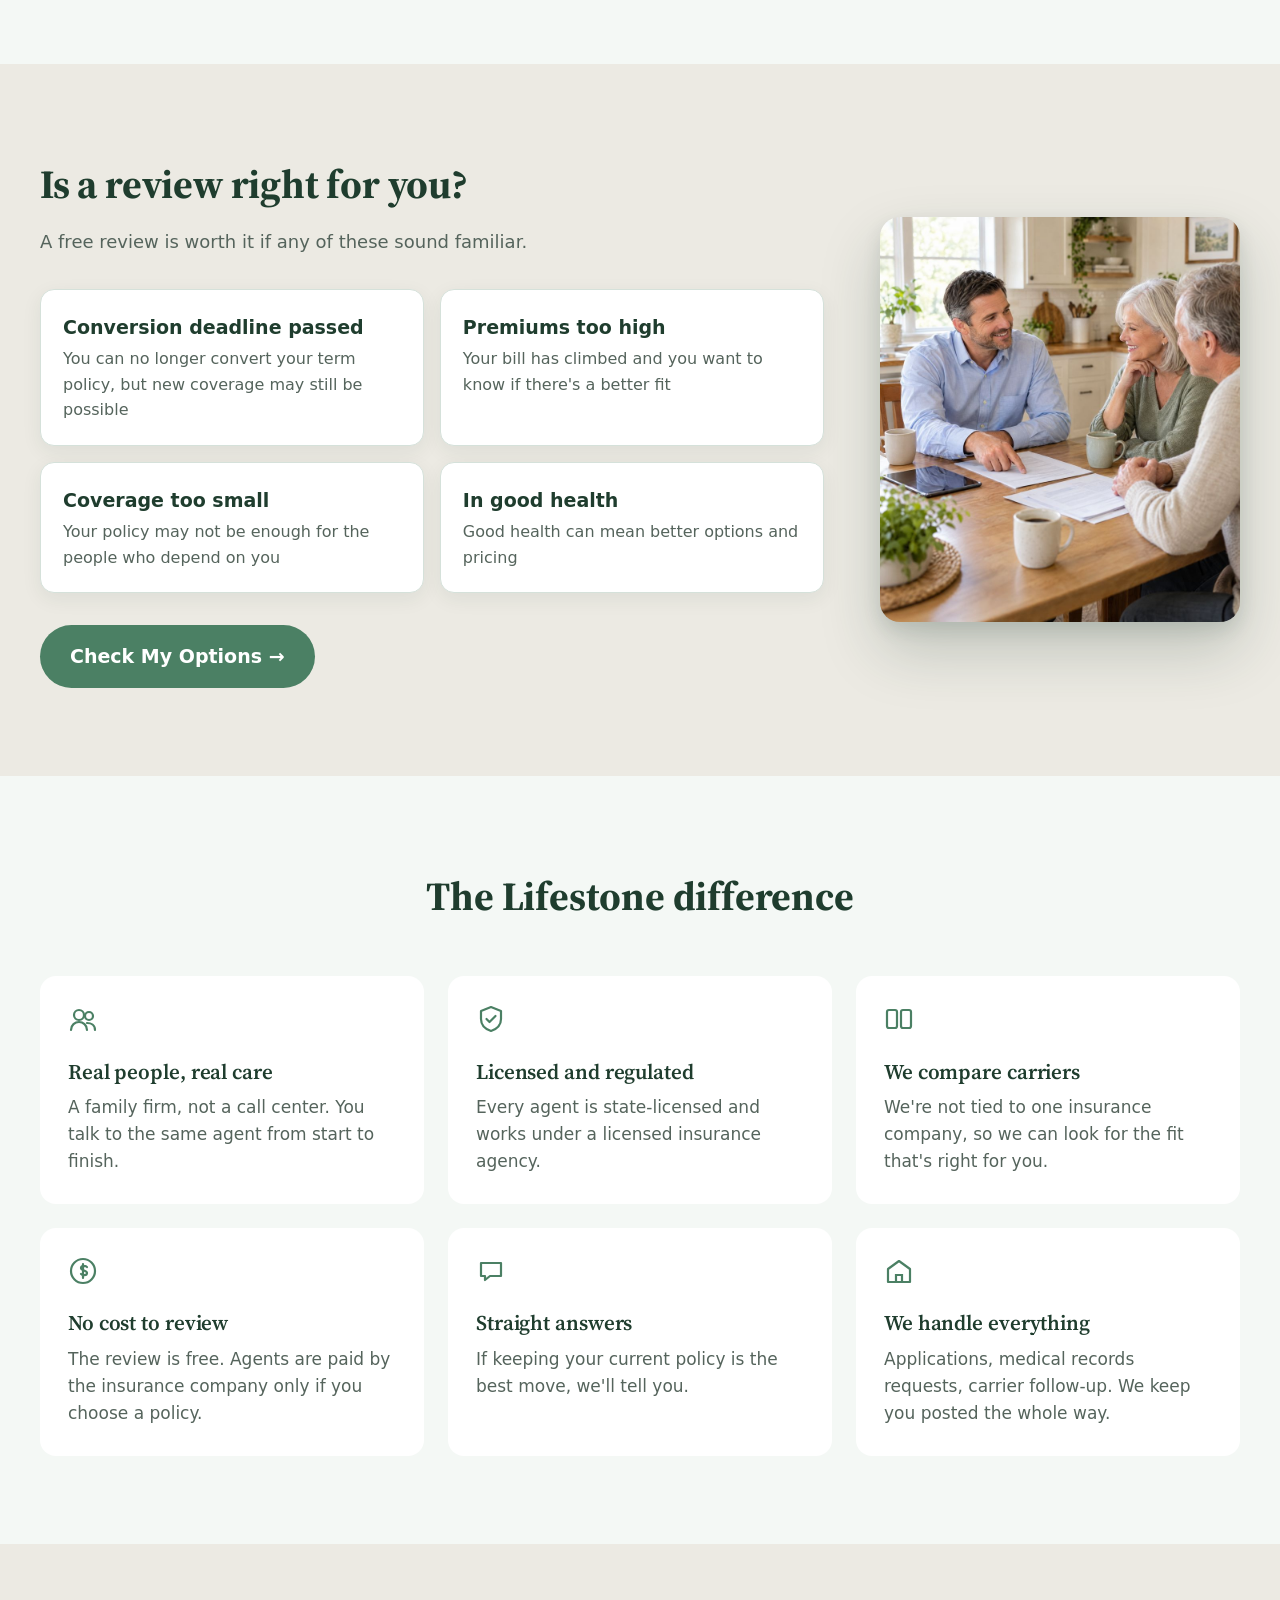
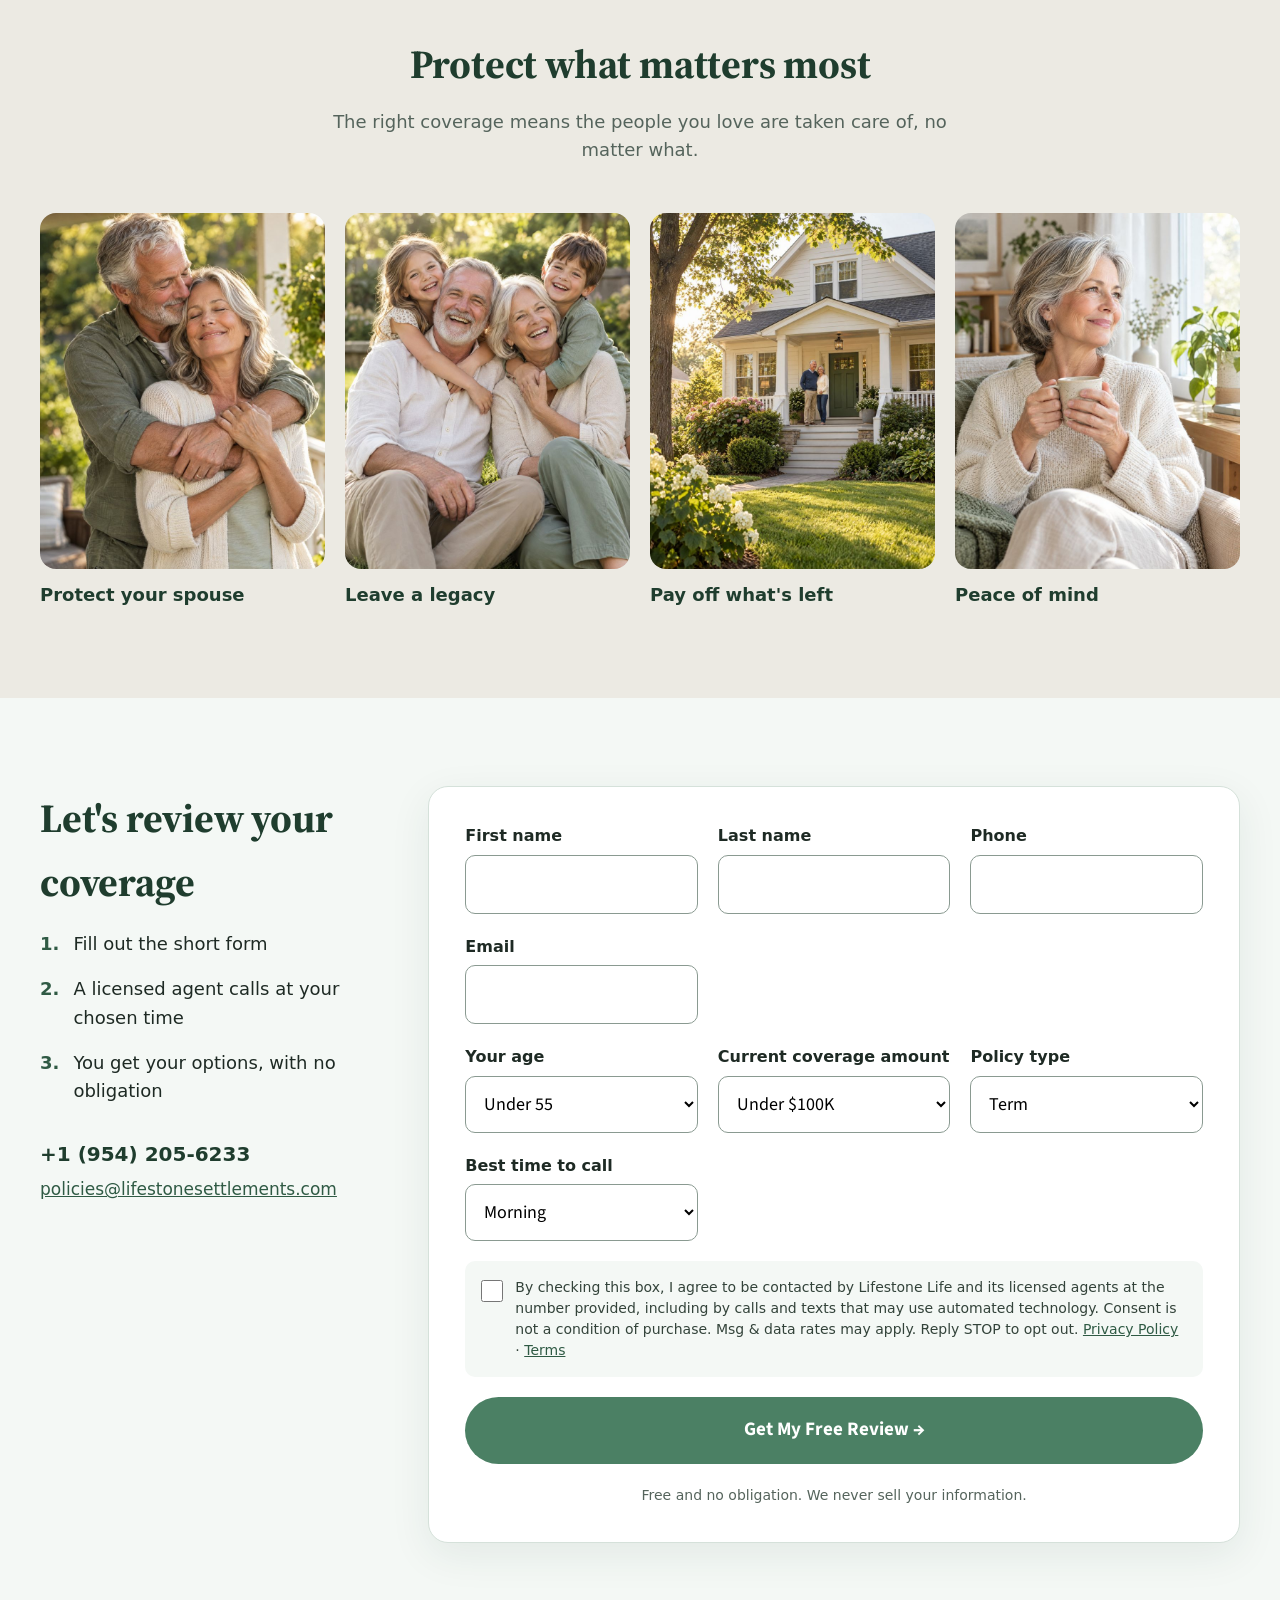
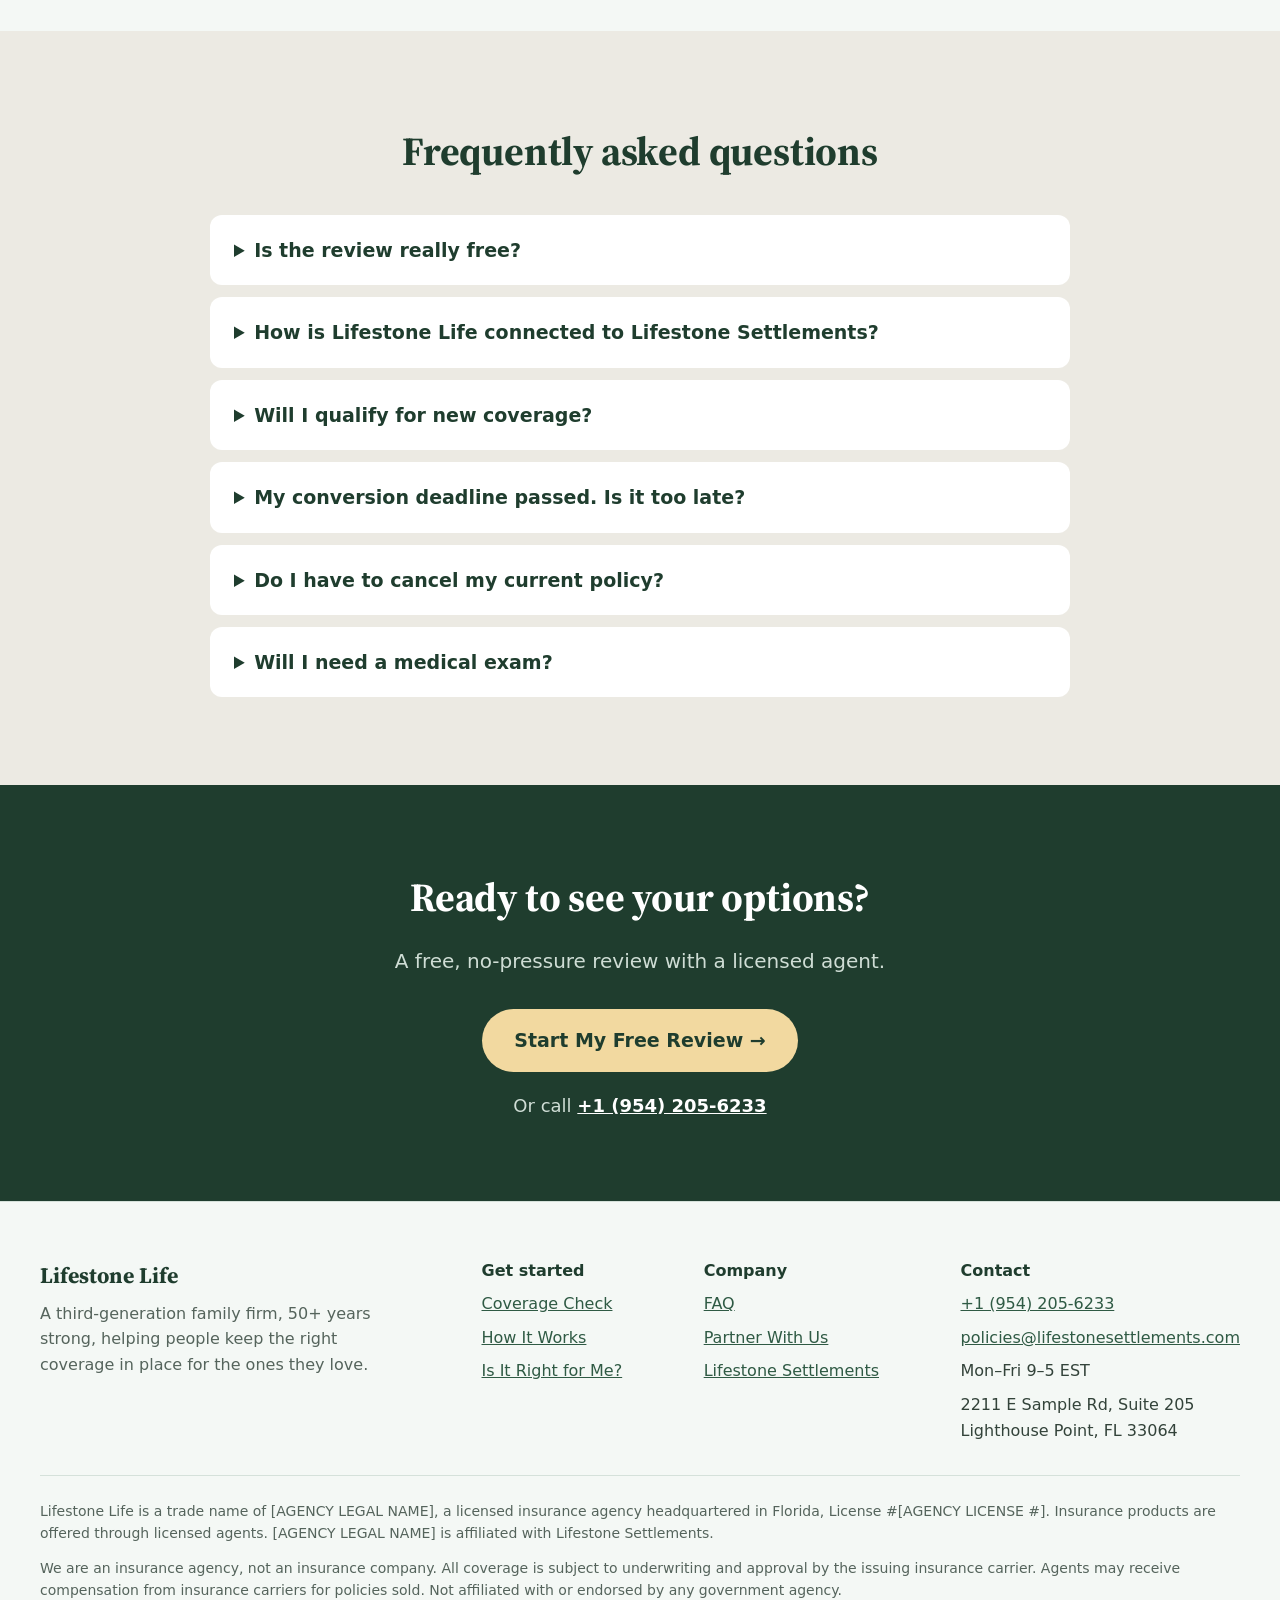
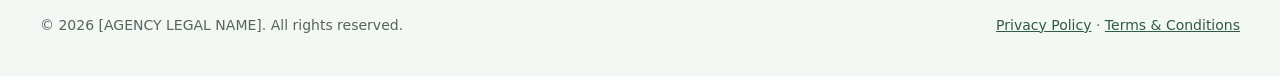
<file: policy-review.html>
<!doctype html>
<html lang="en">
<head>
<meta charset="utf-8">
<title>Lifestone Life – Free Life Insurance Review</title>
<meta name="viewport" content="width=device-width, initial-scale=1">
<link rel="icon" href="favicon.ico" sizes="any">
<link rel="icon" href="favicon-32.png" type="image/png" sizes="32x32">
<link rel="apple-touch-icon" href="apple-touch-icon.png">
<link rel="manifest" href="site.webmanifest">
<meta name="theme-color" content="#0F2419">
<meta property="og:type" content="website">
<meta property="og:site_name" content="Lifestone Life Insurance">
<meta property="og:title" content="Lifestone Life Insurance">
<meta property="og:image" content="https://lifestonelife.com/images/share-card.png">
<meta property="og:image:width" content="1200">
<meta property="og:image:height" content="630">
<meta property="og:image:alt" content="Lifestone Life Insurance logo">
<meta name="twitter:card" content="summary_large_image">
<meta name="twitter:image" content="https://lifestonelife.com/images/share-card.png">
<meta name="description" content="Free, no-obligation life insurance review with a licensed agent. A third-generation family agency serving families nationwide for 50+ years.">
<link rel="preconnect" href="https://fonts.googleapis.com">
<link rel="stylesheet" href="https://fonts.googleapis.com/css2?family=Source+Serif+4:ital,opsz,wght@0,8..60,600;0,8..60,700;1,8..60,600&amp;family=Source+Sans+3:wght@400;600;700&amp;display=swap">
<style>
body{margin:0;background:#ECEAE3}
a{color:#2F5A44}a:hover{color:#1F3D2E}
input,select,button{font:inherit}
</style>
<style>
html{scroll-behavior:smooth}
.rv-on .rv{opacity:0;transform:translateY(28px);transition:opacity .7s ease,transform .7s cubic-bezier(.2,.7,.2,1);transition-delay:var(--rv-d,0s)}
.rv-on .rv.rv-zoom{transform:translateY(20px) scale(.96)}
.rv-on .rv.rv-in{opacity:1;transform:none}
.chip{text-align:left;padding:18px 20px;border-radius:14px;font-size:18px;min-height:60px;cursor:pointer;font-weight:700;border:1.5px solid #B9C9C0;background:#FFFFFF;color:#1E2A24}
.chip[aria-pressed="true"]{border:2px solid #4B8064;background:#EAF1ED;color:#1F3D2E}
@media (max-width:640px){
 h1{font-size:38px !important}
 h2{font-size:30px !important}
 section > div{padding-top:56px !important;padding-bottom:56px !important}
 #check > div > div, #review form{padding:24px !important}
 .hide-sm{display:none !important}
}
</style>
<link rel="stylesheet" href="css/heritage.css">
</head>
<body>
<div style="font-family: 'Atkinson Hyperlegible', system-ui, sans-serif; color: #1E2A24; background: #ECEAE3; font-size: 18px; line-height: 1.6">

<div style="background: #2F5A44; color: #FFFFFF; font-size: 15px">
<div style="max-width: 1200px; margin: 0 auto; padding: 8px 24px; display: flex; flex-wrap: wrap; gap: 8px 24px; justify-content: space-between; align-items: center">
<span>Part of the Lifestone family · Lighthouse Point, Florida</span>
<a class="hide-sm" href="#partners" style="color: #FFFFFF">Financial advisor or agent? Partner with Lifestone Life</a>
</div>
</div>

<header style="border-bottom: 1px solid #E2E9E5; background: #ECEAE3">
<div style="max-width: 1200px; margin: 0 auto; padding: 16px 24px; display: flex; flex-wrap: wrap; gap: 16px 32px; align-items: center; justify-content: space-between">
<div style="display: flex; align-items: center; gap: 12px">
<img src="images/logo.png" width="48" height="44" alt="" style="display: block; width: 48px; height: 44px; object-fit: contain">
<div>
<div style="font-family: 'Source Serif 4', Georgia, serif; font-weight: 700; font-size: 24px; color: #1F3D2E; line-height: 1.1">Lifestone Life</div>
<div style="font-size: 13px; color: #55645C; line-height: 1.2">Licensed life insurance agency</div>
</div>
</div>
<nav class="hide-sm" aria-label="Main" style="display: flex; flex-wrap: wrap; gap: 8px 24px; font-size: 17px">
<a href="#how" style="color: #1E2A24; text-decoration: none; padding: 8px 0">How It Works</a>
<a href="#qualify" style="color: #1E2A24; text-decoration: none; padding: 8px 0">Is It Right for Me?</a>
<a href="#options" style="color: #1E2A24; text-decoration: none; padding: 8px 0">Coverage Options</a>
<a href="#faq" style="color: #1E2A24; text-decoration: none; padding: 8px 0">FAQ</a>
</nav>
<div style="display: flex; align-items: center; gap: 20px; flex-wrap: wrap">
<div style="line-height: 1.3">
<a href="tel:+19542056233" style="font-weight: 700; text-decoration: none; color: #1F3D2E; font-size: 19px">+1 (954) 205-6233</a>
<div style="font-size: 13px; color: #55645C">Talk to a real person · Mon–Fri 9–5 EST</div>
</div>
<a href="#review" style="background: #4B8064; color: #FFFFFF; text-decoration: none; font-weight: 700; padding: 12px 22px; border-radius: 999px; font-size: 16px; min-height: 48px; box-sizing: border-box; display: inline-flex; align-items: center">Get My Free Review →</a>
</div>
</div>
</header>

<section style="background: #F4F8F5">
<div style="max-width: 1200px; margin: 0 auto; padding: 72px 24px; display: flex; flex-wrap: wrap; gap: 48px; align-items: center">
<div style="flex: 1 1 520px; min-width: 0">
<div style="font-size: 15px; font-weight: 700; letter-spacing: 0.08em; text-transform: uppercase; color: #2F5A44; margin-bottom: 14px">Free life insurance review</div>
<h1 style="font-family: 'Source Serif 4', Georgia, serif; font-weight: 700; font-size: 54px; line-height: 1.08; letter-spacing: -0.01em; margin: 0 0 20px; color: #1F3D2E; text-wrap: balance">Make sure your life insurance still works for you.</h1>
<p style="font-size: 21px; color: #33433A; margin: 0 0 28px; max-width: 600px">Premiums too high? Coverage too small? Conversion deadline passed? Or in good health and wondering if you could do better? A licensed agent can review what you have and show you your options.</p>
<div style="display: flex; flex-direction: column; gap: 14px; margin: 0 0 32px">
<div style="display: flex; gap: 12px; align-items: flex-start"><svg width="26" height="26" viewBox="0 0 24 24" aria-hidden="true" style="flex: none; margin-top: 2px"><circle cx="12" cy="12" r="11" fill="#4B8064"></circle><path d="M7 12.5 l3.2 3.2 L17 9" fill="none" stroke="#FFFFFF" stroke-width="2.2" stroke-linecap="round" stroke-linejoin="round"></path></svg><span style="font-size: 20px"><b>Completely free review</b> of the coverage you have today</span></div>
<div style="display: flex; gap: 12px; align-items: flex-start"><svg width="26" height="26" viewBox="0 0 24 24" aria-hidden="true" style="flex: none; margin-top: 2px"><circle cx="12" cy="12" r="11" fill="#4B8064"></circle><path d="M7 12.5 l3.2 3.2 L17 9" fill="none" stroke="#FFFFFF" stroke-width="2.2" stroke-linecap="round" stroke-linejoin="round"></path></svg><span style="font-size: 20px"><b>Licensed agents</b> who compare options across carriers</span></div>
<div style="display: flex; gap: 12px; align-items: flex-start"><svg width="26" height="26" viewBox="0 0 24 24" aria-hidden="true" style="flex: none; margin-top: 2px"><circle cx="12" cy="12" r="11" fill="#4B8064"></circle><path d="M7 12.5 l3.2 3.2 L17 9" fill="none" stroke="#FFFFFF" stroke-width="2.2" stroke-linecap="round" stroke-linejoin="round"></path></svg><span style="font-size: 20px"><b>No obligation</b> to buy anything</span></div>
</div>
<div style="display: flex; flex-wrap: wrap; gap: 14px; align-items: center">
<a href="#check" style="background: #4B8064; color: #FFFFFF; text-decoration: none; font-weight: 700; padding: 16px 30px; border-radius: 999px; font-size: 19px; min-height: 56px; box-sizing: border-box; display: inline-flex; align-items: center">Start My Free Review →</a>
<a href="tel:+19542056233" style="color: #1F3D2E; font-weight: 700; padding: 16px 8px; font-size: 19px">Or call +1 (954) 205-6233</a>
</div>
</div>
<div style="flex: 1 1 460px; min-width: 0; max-width: 620px; margin: 0 auto">
<img src="images/hero-couple.jpg" width="1400" height="1120" alt="Smiling couple in their 60s sitting together on a garden bench outside their home" fetchpriority="high" style="display: block; width: 100%; height: auto; aspect-ratio: 5 / 4; object-fit: cover; border-radius: 20px; background: #DCE7E0; box-shadow: 0 28px 60px rgba(31,61,46,0.28), 0 8px 18px rgba(31,61,46,0.14)">
</div>
</div>
</section>

<section id="check" style="background: #ECEAE3">
<div style="max-width: 820px; margin: 0 auto; padding: 72px 24px">
<form id="coverage-check" novalidate style="background: #FFFFFF; border: 1px solid #D5E1DA; border-radius: 20px; padding: 40px; box-sizing: border-box; box-shadow: 0 12px 40px rgba(31,61,46,0.08)">
<div style="display: flex; flex-wrap: wrap; justify-content: space-between; align-items: baseline; gap: 8px; margin-bottom: 8px">
<h2 style="font-family: 'Source Serif 4', Georgia, serif; font-weight: 700; font-size: 32px; margin: 0; color: #1F3D2E">Coverage Check</h2>
<span id="qc-label" style="font-size: 15px; color: #55645C">Step 1 of 4</span>
</div>
<p style="margin: 0 0 8px; color: #55645C">Free and confidential. Takes less than 60 seconds.</p>
<div style="height: 6px; background: #E2E9E5; border-radius: 3px; margin: 0 0 28px"><div id="qc-bar" style="width: 25%; height: 6px; background: #4B8064; border-radius: 3px; transition: width 0.3s"></div></div>

<div class="qc-step" data-step="1">
<h3 id="q-situation" tabindex="-1" style="font-weight: 700; font-size: 20px; margin: 0 0 16px; color: #1E2A24">What best describes your situation?</h3>
<div role="group" aria-labelledby="q-situation" data-name="situation" style="display: grid; grid-template-columns: repeat(auto-fit, minmax(240px, 1fr)); gap: 12px">
<button type="button" class="chip" aria-pressed="false">My conversion deadline has passed</button>
<button type="button" class="chip" aria-pressed="false">My premiums are too high</button>
<button type="button" class="chip" aria-pressed="false">My coverage feels too small</button>
<button type="button" class="chip" aria-pressed="false">I'm healthy and want better options</button>
<button type="button" class="chip" aria-pressed="false">My term policy is ending soon</button>
<button type="button" class="chip" aria-pressed="false">I just want a coverage check-up</button>
</div>
<p class="qc-error" role="alert" style="display: none; color: #A63D2F; font-weight: 700; font-size: 16px; margin: 16px 0 0">Please choose one to continue.</p>
<div style="display: flex; justify-content: space-between; align-items: center; gap: 16px; margin-top: 28px">
<span></span>
<button type="button" class="qc-next" style="background: #4B8064; color: #FFFFFF; border: 0; font-weight: 700; padding: 14px 28px; border-radius: 999px; font-size: 18px; min-height: 52px; cursor: pointer">Continue →</button>
</div>
</div>

<div class="qc-step" data-step="2" hidden>
<h3 id="q-age" tabindex="-1" style="font-weight: 700; font-size: 20px; margin: 0 0 16px; color: #1E2A24">How old are you?</h3>
<div role="group" aria-labelledby="q-age" data-name="age" style="display: grid; grid-template-columns: repeat(auto-fit, minmax(150px, 1fr)); gap: 12px">
<button type="button" class="chip" aria-pressed="false">Under 55</button>
<button type="button" class="chip" aria-pressed="false">55–64</button>
<button type="button" class="chip" aria-pressed="false">65–74</button>
<button type="button" class="chip" aria-pressed="false">75–84</button>
<button type="button" class="chip" aria-pressed="false">85+</button>
</div>
<p class="qc-error" role="alert" style="display: none; color: #A63D2F; font-weight: 700; font-size: 16px; margin: 16px 0 0">Please choose one to continue.</p>
<div style="display: flex; justify-content: space-between; align-items: center; gap: 16px; margin-top: 28px">
<span><button type="button" class="qc-back" style="background: none; border: 0; color: #2F5A44; font-weight: 700; font-size: 17px; padding: 14px 4px; min-height: 52px; cursor: pointer; text-decoration: underline; white-space: nowrap">← Back</button></span>
<button type="button" class="qc-next" style="background: #4B8064; color: #FFFFFF; border: 0; font-weight: 700; padding: 14px 28px; border-radius: 999px; font-size: 18px; min-height: 52px; cursor: pointer">Continue →</button>
</div>
</div>

<div class="qc-step" data-step="3" hidden>
<h3 id="q-amount" tabindex="-1" style="font-weight: 700; font-size: 20px; margin: 0 0 16px; color: #1E2A24">How much coverage do you have today?</h3>
<div role="group" aria-labelledby="q-amount" data-name="amount" style="display: grid; grid-template-columns: repeat(auto-fit, minmax(150px, 1fr)); gap: 12px">
<button type="button" class="chip" aria-pressed="false">Under $100K</button>
<button type="button" class="chip" aria-pressed="false">$100K–$499K</button>
<button type="button" class="chip" aria-pressed="false">$500K–$999K</button>
<button type="button" class="chip" aria-pressed="false">$1M+</button>
<button type="button" class="chip" aria-pressed="false">Not sure</button>
</div>
<h3 id="q-ptype" style="font-weight: 700; font-size: 20px; margin: 0 0 16px; color: #1E2A24; margin-top: 28px">What type of policy is it?</h3>
<div role="group" aria-labelledby="q-ptype" data-name="ptype" style="display: grid; grid-template-columns: repeat(auto-fit, minmax(150px, 1fr)); gap: 12px">
<button type="button" class="chip" aria-pressed="false">Term</button>
<button type="button" class="chip" aria-pressed="false">Universal life</button>
<button type="button" class="chip" aria-pressed="false">Whole life</button>
<button type="button" class="chip" aria-pressed="false">Not sure</button>
</div>
<p class="qc-error" role="alert" style="display: none; color: #A63D2F; font-weight: 700; font-size: 16px; margin: 16px 0 0">Please answer both questions to continue.</p>
<div style="display: flex; justify-content: space-between; align-items: center; gap: 16px; margin-top: 28px">
<span><button type="button" class="qc-back" style="background: none; border: 0; color: #2F5A44; font-weight: 700; font-size: 17px; padding: 14px 4px; min-height: 52px; cursor: pointer; text-decoration: underline; white-space: nowrap">← Back</button></span>
<button type="button" class="qc-next" style="background: #4B8064; color: #FFFFFF; border: 0; font-weight: 700; padding: 14px 28px; border-radius: 999px; font-size: 18px; min-height: 52px; cursor: pointer">Continue →</button>
</div>
</div>

<div class="qc-step" data-step="4" hidden>
<h3 id="q-contact" tabindex="-1" style="font-weight: 700; font-size: 20px; margin: 0 0 16px; color: #1E2A24">Where should your agent reach you?</h3>
<div style="display: grid; grid-template-columns: repeat(auto-fit, minmax(220px, 1fr)); gap: 20px">
<div style="display: flex; flex-direction: column; gap: 6px"><label for="qc-first_name" style="font-weight: 700; font-size: 16px">First name</label><input id="qc-first_name" name="first_name" type="text" autocomplete="given-name" required style="padding: 14px; border: 1.5px solid #8A9A91; border-radius: 10px; font-size: 18px; min-height: 52px; box-sizing: border-box; width: 100%"></div>
<div style="display: flex; flex-direction: column; gap: 6px"><label for="qc-last_name" style="font-weight: 700; font-size: 16px">Last name</label><input id="qc-last_name" name="last_name" type="text" autocomplete="family-name" required style="padding: 14px; border: 1.5px solid #8A9A91; border-radius: 10px; font-size: 18px; min-height: 52px; box-sizing: border-box; width: 100%"></div>
<div style="display: flex; flex-direction: column; gap: 6px"><label for="qc-phone" style="font-weight: 700; font-size: 16px">Phone</label><input id="qc-phone" name="phone" type="tel" autocomplete="tel" required style="padding: 14px; border: 1.5px solid #8A9A91; border-radius: 10px; font-size: 18px; min-height: 52px; box-sizing: border-box; width: 100%"></div>
<div style="display: flex; flex-direction: column; gap: 6px"><label for="qc-email" style="font-weight: 700; font-size: 16px">Email</label><input id="qc-email" name="email" type="email" autocomplete="email" style="padding: 14px; border: 1.5px solid #8A9A91; border-radius: 10px; font-size: 18px; min-height: 52px; box-sizing: border-box; width: 100%"></div>
</div>
<div style="display: flex; flex-direction: column; gap: 6px; margin-top: 20px; max-width: 320px"><label for="qc-time" style="font-weight: 700; font-size: 16px">Best time to call</label>
<select id="qc-time" name="best_time" style="padding: 14px; border: 1.5px solid #8A9A91; border-radius: 10px; font-size: 18px; min-height: 52px; box-sizing: border-box; width: 100%; background: #FFFFFF"><option>Morning</option><option>Afternoon</option><option>Evening</option></select></div>
<div style="display: flex; gap: 12px; align-items: flex-start; background: #F4F8F5; border-radius: 10px; padding: 16px; margin-top: 20px">
<input id="qc-consent" name="consent" type="checkbox" required style="width: 22px; height: 22px; margin: 3px 0 0; flex: none">
<label for="qc-consent" style="font-size: 14px; line-height: 1.5; color: #33433A">By checking this box, I agree to be contacted by Lifestone Life and its licensed agents at the number provided, including by calls and texts that may use automated technology. Consent is not a condition of purchase. Msg &amp; data rates may apply. Reply STOP to opt out. <a href="privacy.html">Privacy Policy</a> · <a href="terms.html">Terms</a></label>
</div>
<div class="lq-hp" aria-hidden="true" style="position: absolute; left: -9999px; width: 1px; height: 1px; overflow: hidden"><label>Website <input type="text" name="website" data-hp tabindex="-1" autocomplete="off"></label></div>
<p class="qc-error" role="alert" style="display: none; color: #A63D2F; font-weight: 700; font-size: 16px; margin: 16px 0 0">Please fill in your name and phone number, and check the box to continue.</p>
<div style="display: flex; justify-content: space-between; align-items: center; gap: 16px; margin-top: 28px">
<span><button type="button" class="qc-back" style="background: none; border: 0; color: #2F5A44; font-weight: 700; font-size: 17px; padding: 14px 4px; min-height: 52px; cursor: pointer; text-decoration: underline; white-space: nowrap">← Back</button></span>
<button type="submit" style="background: #4B8064; color: #FFFFFF; border: 0; font-weight: 700; padding: 14px 28px; border-radius: 999px; font-size: 18px; min-height: 52px; cursor: pointer">Get My Free Review →</button>
</div>
</div>

<div id="qc-done" hidden style="text-align: center; padding: 16px 0">
<h3 tabindex="-1" style="font-family: 'Source Serif 4', Georgia, serif; font-weight: 700; font-size: 28px; margin: 0 0 12px; color: #1F3D2E">Thank you! You're all set.</h3>
<p style="margin: 0; color: #33433A">A licensed agent will call you at your chosen time to go over your options. Questions before then? Call <a href="tel:+19542056233" style="font-weight: 700">+1 (954) 205-6233</a>.</p>
</div>
</form>
</div>
</section>

<section style="background: #1F3D2E; color: #FFFFFF">
<div style="max-width: 1200px; margin: 0 auto; padding: 48px 24px; display: grid; grid-template-columns: repeat(auto-fit, minmax(220px, 1fr)); gap: 32px; text-align: center">
<div><div style="font-family: 'Source Serif 4', Georgia, serif; font-weight: 700; font-size: 44px; color: #F2D9A0">$0</div><div style="color: #CFDDD5">Cost for your coverage review</div></div>
<div><div style="font-family: 'Source Serif 4', Georgia, serif; font-weight: 700; font-size: 44px; color: #F2D9A0">15–20 min</div><div style="color: #CFDDD5">A short call with a licensed agent</div></div>
<div><div style="font-family: 'Source Serif 4', Georgia, serif; font-weight: 700; font-size: 44px; color: #F2D9A0">[#]+</div><div style="color: #CFDDD5">Insurance carriers we can compare</div></div>
<div><div style="font-family: 'Source Serif 4', Georgia, serif; font-weight: 700; font-size: 44px; color: #F2D9A0">100%</div><div style="color: #CFDDD5">Licensed agents, no call center</div></div>
</div>
</section>

<section id="options">
<div style="max-width: 1200px; margin: 0 auto; padding: 88px 24px">
<h2 style="font-family: 'Source Serif 4', Georgia, serif; font-weight: 700; font-size: 40px; margin: 0 0 12px; color: #1F3D2E; text-align: center">You have more options than you think</h2>
<p style="margin: 0 auto 48px; color: #55645C; text-align: center; max-width: 640px">When a policy is ending or getting expensive, most people think there are only two choices. There's often a third.</p>
<div style="display: grid; grid-template-columns: repeat(auto-fit, minmax(280px, 1fr)); gap: 24px; align-items: stretch">
<div style="border: 1px solid #D5E1DA; border-radius: 18px; padding: 32px; background: #FFFFFF">
<div style="font-size: 14px; font-weight: 700; letter-spacing: 0.06em; text-transform: uppercase; color: #6B5A4A">Option 1</div>
<h3 style="font-family: 'Source Serif 4', Georgia, serif; font-size: 26px; margin: 8px 0 12px; color: #1F3D2E">Let it lapse</h3>
<p style="margin: 0; color: #55645C">Coverage ends. Your family is left without the protection you've been paying for.</p>
</div>
<div style="border: 1px solid #D5E1DA; border-radius: 18px; padding: 32px; background: #FFFFFF">
<div style="font-size: 14px; font-weight: 700; letter-spacing: 0.06em; text-transform: uppercase; color: #6B5A4A">Option 2</div>
<h3 style="font-family: 'Source Serif 4', Georgia, serif; font-size: 26px; margin: 8px 0 12px; color: #1F3D2E">Keep paying more</h3>
<p style="margin: 0; color: #55645C">Stay on a policy whose cost keeps climbing, without knowing if there's a better fit.</p>
</div>
<div style="border: 2px solid #4B8064; border-radius: 18px; padding: 32px; background: #F4F8F5">
<div style="font-size: 14px; font-weight: 700; letter-spacing: 0.06em; text-transform: uppercase; color: #2F5A44">Option 3</div>
<h3 style="font-family: 'Source Serif 4', Georgia, serif; font-size: 26px; margin: 8px 0 12px; color: #1F3D2E">Review it with Lifestone Life</h3>
<p style="margin: 0 0 20px; color: #33433A">A licensed agent compares what you have against what's available today, including new term or permanent coverage.</p>
<a href="#review" style="font-weight: 700; color: #2F5A44">Get my free review →</a>
</div>
</div>
<p style="margin: 24px 0 0; font-size: 14px; color: #55645C; text-align: center">All coverage is subject to underwriting and carrier approval. Never cancel a policy until a new one is in force.</p>
</div>
</section>

<section id="how" style="background: #F4F8F5">
<div style="max-width: 1200px; margin: 0 auto; padding: 88px 24px">
<h2 style="font-family: 'Source Serif 4', Georgia, serif; font-weight: 700; font-size: 40px; margin: 0 0 48px; color: #1F3D2E; text-align: center">Simple. Honest. Guided.</h2>
<div style="display: grid; grid-template-columns: repeat(auto-fit, minmax(230px, 1fr)); gap: 32px">
<div>
<div style="width: 52px; height: 52px; border-radius: 26px; background: #4B8064; color: #FFFFFF; font-family: 'Source Serif 4', Georgia, serif; font-weight: 700; font-size: 24px; display: flex; align-items: center; justify-content: center">1</div>
<h3 style="font-family: 'Source Serif 4', Georgia, serif; font-size: 22px; margin: 18px 0 8px; color: #1F3D2E">Free review</h3>
<p style="margin: 0; color: #55645C">Tell us about your current coverage. A licensed agent calls at the time you choose.</p>
</div>
<div>
<div style="width: 52px; height: 52px; border-radius: 26px; background: #4B8064; color: #FFFFFF; font-family: 'Source Serif 4', Georgia, serif; font-weight: 700; font-size: 24px; display: flex; align-items: center; justify-content: center">2</div>
<h3 style="font-family: 'Source Serif 4', Georgia, serif; font-size: 22px; margin: 18px 0 8px; color: #1F3D2E">We shop the market</h3>
<p style="margin: 0; color: #55645C">We compare options across insurance carriers based on your age, health and goals.</p>
</div>
<div>
<div style="width: 52px; height: 52px; border-radius: 26px; background: #4B8064; color: #FFFFFF; font-family: 'Source Serif 4', Georgia, serif; font-weight: 700; font-size: 24px; display: flex; align-items: center; justify-content: center">3</div>
<h3 style="font-family: 'Source Serif 4', Georgia, serif; font-size: 22px; margin: 18px 0 8px; color: #1F3D2E">You compare</h3>
<p style="margin: 0; color: #55645C">We lay out your options side by side in plain English. No pressure.</p>
</div>
<div>
<div style="width: 52px; height: 52px; border-radius: 26px; background: #4B8064; color: #FFFFFF; font-family: 'Source Serif 4', Georgia, serif; font-weight: 700; font-size: 24px; display: flex; align-items: center; justify-content: center">4</div>
<h3 style="font-family: 'Source Serif 4', Georgia, serif; font-size: 22px; margin: 18px 0 8px; color: #1F3D2E">Coverage in place</h3>
<p style="margin: 0; color: #55645C">If you move forward, we handle the application and keep you updated until it's approved.</p>
</div>
</div>
</div>
</section>

<section id="qualify">
<div style="max-width: 1200px; margin: 0 auto; padding: 88px 24px; display: flex; flex-wrap: wrap; gap: 56px; align-items: center">
<div style="flex: 999 1 520px; min-width: 0">
<h2 style="font-family: 'Source Serif 4', Georgia, serif; font-weight: 700; font-size: 40px; margin: 0 0 12px; color: #1F3D2E">Is a review right for you?</h2>
<p style="margin: 0 0 32px; color: #55645C">A free review is worth it if any of these sound familiar.</p>
<div style="display: grid; grid-template-columns: repeat(auto-fit, minmax(260px, 1fr)); gap: 16px; margin-bottom: 32px">
<div style="background: #FFFFFF; border: 1px solid #D5E1DA; border-radius: 14px; padding: 22px; box-shadow: 0 6px 20px rgba(31,61,46,0.07)"><div style="font-weight: 700; font-size: 19px; color: #1F3D2E; margin-bottom: 4px">Conversion deadline passed</div><div style="color: #55645C; font-size: 16px">You can no longer convert your term policy, but new coverage may still be possible</div></div>
<div style="background: #FFFFFF; border: 1px solid #D5E1DA; border-radius: 14px; padding: 22px; box-shadow: 0 6px 20px rgba(31,61,46,0.07)"><div style="font-weight: 700; font-size: 19px; color: #1F3D2E; margin-bottom: 4px">Premiums too high</div><div style="color: #55645C; font-size: 16px">Your bill has climbed and you want to know if there's a better fit</div></div>
<div style="background: #FFFFFF; border: 1px solid #D5E1DA; border-radius: 14px; padding: 22px; box-shadow: 0 6px 20px rgba(31,61,46,0.07)"><div style="font-weight: 700; font-size: 19px; color: #1F3D2E; margin-bottom: 4px">Coverage too small</div><div style="color: #55645C; font-size: 16px">Your policy may not be enough for the people who depend on you</div></div>
<div style="background: #FFFFFF; border: 1px solid #D5E1DA; border-radius: 14px; padding: 22px; box-shadow: 0 6px 20px rgba(31,61,46,0.07)"><div style="font-weight: 700; font-size: 19px; color: #1F3D2E; margin-bottom: 4px">In good health</div><div style="color: #55645C; font-size: 16px">Good health can mean better options and pricing</div></div>
</div>
<a href="#check" style="background: #4B8064; color: #FFFFFF; text-decoration: none; font-weight: 700; padding: 16px 30px; border-radius: 999px; font-size: 19px; min-height: 56px; box-sizing: border-box; display: inline-flex; align-items: center">Check My Options →</a>
</div>
<div style="flex: 1 1 360px; min-width: 0">
<img src="images/agent-meeting.jpg" width="900" height="1012" alt="Licensed agent going over coverage options with a couple in their 60s at their kitchen table" loading="lazy" style="display: block; width: 100%; height: auto; aspect-ratio: 8 / 9; object-fit: cover; border-radius: 20px; background: #DCE7E0; box-shadow: 0 28px 60px rgba(31,61,46,0.22), 0 8px 18px rgba(31,61,46,0.12)">
</div>
</div>
</section>

<section style="background: #F4F8F5">
<div style="max-width: 1200px; margin: 0 auto; padding: 88px 24px">
<h2 style="font-family: 'Source Serif 4', Georgia, serif; font-weight: 700; font-size: 40px; margin: 0 0 48px; color: #1F3D2E; text-align: center">The Lifestone difference</h2>
<div style="display: grid; grid-template-columns: repeat(auto-fit, minmax(300px, 1fr)); gap: 24px">
<div style="background: #FFFFFF; border-radius: 16px; padding: 28px"><svg width="30" height="30" viewBox="0 0 30 30" aria-hidden="true"><circle cx="11" cy="11" r="5" fill="none" stroke="#4B8064" stroke-width="2.2"></circle><circle cx="21" cy="12" r="4" fill="none" stroke="#4B8064" stroke-width="2.2"></circle><path d="M3 26 c0-5 4-8 8-8 s8 3 8 8 M19 19 c4 0 8 2 8 7" fill="none" stroke="#4B8064" stroke-width="2.2" stroke-linecap="round"></path></svg><h3 style="font-family: 'Source Serif 4', Georgia, serif; font-size: 21px; margin: 12px 0 6px; color: #1F3D2E">Real people, real care</h3><p style="margin: 0; color: #55645C; font-size: 17px">A family firm, not a call center. You talk to the same agent from start to finish.</p></div>
<div style="background: #FFFFFF; border-radius: 16px; padding: 28px"><svg width="30" height="30" viewBox="0 0 30 30" aria-hidden="true"><path d="M15 3 l10 4 v8 c0 6-4 10-10 12 c-6-2-10-6-10-12 v-8 Z" fill="none" stroke="#4B8064" stroke-width="2.2" stroke-linejoin="round"></path><path d="M10.5 15 l3 3 l6-6" fill="none" stroke="#4B8064" stroke-width="2.2" stroke-linecap="round" stroke-linejoin="round"></path></svg><h3 style="font-family: 'Source Serif 4', Georgia, serif; font-size: 21px; margin: 12px 0 6px; color: #1F3D2E">Licensed and regulated</h3><p style="margin: 0; color: #55645C; font-size: 17px">Every agent is state-licensed and works under a licensed insurance agency.</p></div>
<div style="background: #FFFFFF; border-radius: 16px; padding: 28px"><svg width="30" height="30" viewBox="0 0 30 30" aria-hidden="true"><rect x="3" y="6" width="10" height="18" rx="2" fill="none" stroke="#4B8064" stroke-width="2.2"></rect><rect x="17" y="6" width="10" height="18" rx="2" fill="none" stroke="#4B8064" stroke-width="2.2"></rect></svg><h3 style="font-family: 'Source Serif 4', Georgia, serif; font-size: 21px; margin: 12px 0 6px; color: #1F3D2E">We compare carriers</h3><p style="margin: 0; color: #55645C; font-size: 17px">We're not tied to one insurance company, so we can look for the fit that's right for you.</p></div>
<div style="background: #FFFFFF; border-radius: 16px; padding: 28px"><svg width="30" height="30" viewBox="0 0 30 30" aria-hidden="true"><circle cx="15" cy="15" r="12" fill="none" stroke="#4B8064" stroke-width="2.2"></circle><path d="M15 8 v14 M19 11 c-1-1.5-6-2-6 1 s6 2 6 5 s-5 2.5-6 1" fill="none" stroke="#4B8064" stroke-width="2.2" stroke-linecap="round"></path></svg><h3 style="font-family: 'Source Serif 4', Georgia, serif; font-size: 21px; margin: 12px 0 6px; color: #1F3D2E">No cost to review</h3><p style="margin: 0; color: #55645C; font-size: 17px">The review is free. Agents are paid by the insurance company only if you choose a policy.</p></div>
<div style="background: #FFFFFF; border-radius: 16px; padding: 28px"><svg width="30" height="30" viewBox="0 0 30 30" aria-hidden="true"><path d="M5 7 h20 v13 h-11 l-5 4 v-4 h-4 Z" fill="none" stroke="#4B8064" stroke-width="2.2" stroke-linejoin="round"></path></svg><h3 style="font-family: 'Source Serif 4', Georgia, serif; font-size: 21px; margin: 12px 0 6px; color: #1F3D2E">Straight answers</h3><p style="margin: 0; color: #55645C; font-size: 17px">If keeping your current policy is the best move, we'll tell you.</p></div>
<div style="background: #FFFFFF; border-radius: 16px; padding: 28px"><svg width="30" height="30" viewBox="0 0 30 30" aria-hidden="true"><path d="M4 26 V13 l11-8 l11 8 v13 Z" fill="none" stroke="#4B8064" stroke-width="2.2" stroke-linejoin="round"></path><path d="M12 26 v-7 h6 v7" fill="none" stroke="#4B8064" stroke-width="2.2"></path></svg><h3 style="font-family: 'Source Serif 4', Georgia, serif; font-size: 21px; margin: 12px 0 6px; color: #1F3D2E">We handle everything</h3><p style="margin: 0; color: #55645C; font-size: 17px">Applications, medical records requests, carrier follow-up. We keep you posted the whole way.</p></div>
</div>
</div>
</section>

<section>
<div style="max-width: 1200px; margin: 0 auto; padding: 88px 24px">
<h2 style="font-family: 'Source Serif 4', Georgia, serif; font-weight: 700; font-size: 40px; margin: 0 0 12px; color: #1F3D2E; text-align: center">Protect what matters most</h2>
<p style="margin: 0 auto 48px; color: #55645C; text-align: center; max-width: 620px">The right coverage means the people you love are taken care of, no matter what.</p>
<div style="display: grid; grid-template-columns: repeat(auto-fit, minmax(240px, 1fr)); gap: 20px">
<div><img src="images/protect-spouse.jpg" width="800" height="1000" alt="Husband in his 60s lovingly hugging his wife from behind on their sunlit porch" loading="lazy" style="display: block; width: 100%; height: auto; aspect-ratio: 4 / 5; object-fit: cover; border-radius: 16px; background: #DCE7E0"><div style="font-weight: 700; margin-top: 12px; color: #1F3D2E">Protect your spouse</div></div>
<div><img src="images/leave-legacy.jpg" width="800" height="1000" alt="Grandparents in their 60s laughing and hugging their two young grandchildren in a sunny garden" loading="lazy" style="display: block; width: 100%; height: auto; aspect-ratio: 4 / 5; object-fit: cover; border-radius: 16px; background: #DCE7E0"><div style="font-weight: 700; margin-top: 12px; color: #1F3D2E">Leave a legacy</div></div>
<div><img src="images/pay-off-home.jpg" width="800" height="1000" alt="Couple in their 60s standing on the front steps of their well-kept family home" loading="lazy" style="display: block; width: 100%; height: auto; aspect-ratio: 4 / 5; object-fit: cover; border-radius: 16px; background: #DCE7E0"><div style="font-weight: 700; margin-top: 12px; color: #1F3D2E">Pay off what's left</div></div>
<div><img src="images/peace-of-mind.jpg" width="800" height="1000" alt="Woman in her 60s smiling with a cup of coffee by a sunny window in the morning" loading="lazy" style="display: block; width: 100%; height: auto; aspect-ratio: 4 / 5; object-fit: cover; border-radius: 16px; background: #DCE7E0"><div style="font-weight: 700; margin-top: 12px; color: #1F3D2E">Peace of mind</div></div>
</div>
</div>
</section>

<section id="review" style="background: #F4F8F5">
<div style="max-width: 1200px; margin: 0 auto; padding: 88px 24px; display: flex; flex-wrap: wrap; gap: 48px; align-items: flex-start">
<div style="flex: 1 1 340px; min-width: 0">
<h2 style="font-family: 'Source Serif 4', Georgia, serif; font-weight: 700; font-size: 40px; margin: 0 0 16px; color: #1F3D2E">Let's review your coverage</h2>
<div style="display: flex; flex-direction: column; gap: 16px; margin: 0 0 32px">
<div style="display: flex; gap: 14px"><span style="font-weight: 700; color: #2F5A44">1.</span><span>Fill out the short form</span></div>
<div style="display: flex; gap: 14px"><span style="font-weight: 700; color: #2F5A44">2.</span><span>A licensed agent calls at your chosen time</span></div>
<div style="display: flex; gap: 14px"><span style="font-weight: 700; color: #2F5A44">3.</span><span>You get your options, with no obligation</span></div>
</div>
<div style="display: flex; flex-direction: column; gap: 6px; margin-bottom: 28px">
<a href="tel:+19542056233" style="font-weight: 700; font-size: 20px; color: #1F3D2E; text-decoration: none">+1 (954) 205-6233</a>
<a href="mailto:policies@lifestonesettlements.com" style="font-size: 17px">policies@lifestonesettlements.com</a>
</div>
</div>
<form id="review-form" novalidate style="position: relative; flex: 999 1 520px; min-width: 0; background: #FFFFFF; border: 1px solid #D5E1DA; border-radius: 20px; padding: 36px; box-sizing: border-box; display: flex; flex-direction: column; gap: 20px; box-shadow: 0 12px 40px rgba(31,61,46,0.08)">
<div style="display: grid; grid-template-columns: repeat(auto-fit, minmax(220px, 1fr)); gap: 20px">
<div style="display: flex; flex-direction: column; gap: 6px"><label for="fname" style="font-weight: 700; font-size: 16px">First name</label><input id="fname" name="first_name" type="text" required autocomplete="given-name" style="padding: 14px; border: 1.5px solid #8A9A91; border-radius: 10px; font-size: 18px; min-height: 52px; box-sizing: border-box"></div>
<div style="display: flex; flex-direction: column; gap: 6px"><label for="lname" style="font-weight: 700; font-size: 16px">Last name</label><input id="lname" name="last_name" type="text" required autocomplete="family-name" style="padding: 14px; border: 1.5px solid #8A9A91; border-radius: 10px; font-size: 18px; min-height: 52px; box-sizing: border-box"></div>
<div style="display: flex; flex-direction: column; gap: 6px"><label for="phone" style="font-weight: 700; font-size: 16px">Phone</label><input id="phone" name="phone" type="tel" required autocomplete="tel" style="padding: 14px; border: 1.5px solid #8A9A91; border-radius: 10px; font-size: 18px; min-height: 52px; box-sizing: border-box"></div>
<div style="display: flex; flex-direction: column; gap: 6px"><label for="email" style="font-weight: 700; font-size: 16px">Email</label><input id="email" name="email" type="email" autocomplete="email" style="padding: 14px; border: 1.5px solid #8A9A91; border-radius: 10px; font-size: 18px; min-height: 52px; box-sizing: border-box"></div>
</div>
<div style="display: grid; grid-template-columns: repeat(auto-fit, minmax(220px, 1fr)); gap: 20px">
<div style="display: flex; flex-direction: column; gap: 6px"><label for="age" style="font-weight: 700; font-size: 16px">Your age</label>
<select id="age" name="age" style="padding: 14px; border: 1.5px solid #8A9A91; border-radius: 10px; font-size: 18px; min-height: 52px; background: #FFFFFF"><option>Under 55</option><option>55–64</option><option>65–74</option><option>75–84</option><option>85+</option></select></div>
<div style="display: flex; flex-direction: column; gap: 6px"><label for="amount" style="font-weight: 700; font-size: 16px">Current coverage amount</label>
<select id="amount" name="amount" style="padding: 14px; border: 1.5px solid #8A9A91; border-radius: 10px; font-size: 18px; min-height: 52px; background: #FFFFFF"><option>Under $100K</option><option>$100K–$499K</option><option>$500K–$999K</option><option>$1M+</option><option>Not sure</option></select></div>
<div style="display: flex; flex-direction: column; gap: 6px"><label for="ptype" style="font-weight: 700; font-size: 16px">Policy type</label>
<select id="ptype" name="ptype" style="padding: 14px; border: 1.5px solid #8A9A91; border-radius: 10px; font-size: 18px; min-height: 52px; background: #FFFFFF"><option>Term</option><option>Universal life</option><option>Whole life</option><option>Not sure</option></select></div>
<div style="display: flex; flex-direction: column; gap: 6px"><label for="time" style="font-weight: 700; font-size: 16px">Best time to call</label>
<select id="time" name="best_time" style="padding: 14px; border: 1.5px solid #8A9A91; border-radius: 10px; font-size: 18px; min-height: 52px; background: #FFFFFF"><option>Morning</option><option>Afternoon</option><option>Evening</option></select></div>
</div>
<div style="display: flex; gap: 12px; align-items: flex-start; background: #F4F8F5; border-radius: 10px; padding: 16px">
<input id="consent" name="consent" type="checkbox" required style="width: 22px; height: 22px; margin: 3px 0 0; flex: none">
<label for="consent" style="font-size: 14px; line-height: 1.5; color: #33433A">By checking this box, I agree to be contacted by Lifestone Life and its licensed agents at the number provided, including by calls and texts that may use automated technology. Consent is not a condition of purchase. Msg &amp; data rates may apply. Reply STOP to opt out. <a href="privacy.html">Privacy Policy</a> · <a href="terms.html">Terms</a></label>
</div>
<div class="lq-hp" aria-hidden="true" style="position: absolute; left: -9999px; width: 1px; height: 1px; overflow: hidden"><label>Website <input type="text" name="website" data-hp tabindex="-1" autocomplete="off"></label></div>
<p class="rf-error" role="alert" style="display: none; color: #A63D2F; font-weight: 700; font-size: 16px; margin: 0">Please fill in your name and phone number, and check the box to continue.</p>
<button type="submit" style="background: #4B8064; color: #FFFFFF; border: 0; font-weight: 700; padding: 18px 28px; border-radius: 999px; font-size: 19px; min-height: 56px; cursor: pointer">Get My Free Review →</button>
<div style="font-size: 14px; color: #55645C; text-align: center">Free and no obligation. We never sell your information.</div>
</form>
</div>
</section>

<section id="faq">
<div style="max-width: 860px; margin: 0 auto; padding: 88px 24px">
<h2 style="font-family: 'Source Serif 4', Georgia, serif; font-weight: 700; font-size: 40px; margin: 0 0 32px; color: #1F3D2E; text-align: center">Frequently asked questions</h2>
<div style="display: flex; flex-direction: column; gap: 12px">
<details style="background: #FFFFFF; border-radius: 12px; padding: 20px 24px"><summary style="font-weight: 700; font-size: 19px; color: #1F3D2E; cursor: pointer">Is the review really free?</summary><p style="margin: 12px 0 0; color: #55645C">Yes. There's no charge and no obligation. If you choose a new policy, our agents are paid a commission by the insurance company.</p></details>
<details style="background: #FFFFFF; border-radius: 12px; padding: 20px 24px"><summary style="font-weight: 700; font-size: 19px; color: #1F3D2E; cursor: pointer">How is Lifestone Life connected to Lifestone Settlements?</summary><p style="margin: 12px 0 0; color: #55645C">Lifestone Life is the licensed insurance agency affiliated with Lifestone Settlements. If your policy wasn't a fit for a settlement, our agency may still be able to help with your coverage.</p></details>
<details style="background: #FFFFFF; border-radius: 12px; padding: 20px 24px"><summary style="font-weight: 700; font-size: 19px; color: #1F3D2E; cursor: pointer">Will I qualify for new coverage?</summary><p style="margin: 12px 0 0; color: #55645C">It depends on your age, health and the coverage you need. All coverage is subject to underwriting and approval by the insurance company. Your agent will tell you honestly what's realistic.</p></details>
<details style="background: #FFFFFF; border-radius: 12px; padding: 20px 24px"><summary style="font-weight: 700; font-size: 19px; color: #1F3D2E; cursor: pointer">My conversion deadline passed. Is it too late?</summary><p style="margin: 12px 0 0; color: #55645C">Not necessarily. You may still qualify for a new term or permanent policy through regular underwriting. A review will show what's available.</p></details>
<details style="background: #FFFFFF; border-radius: 12px; padding: 20px 24px"><summary style="font-weight: 700; font-size: 19px; color: #1F3D2E; cursor: pointer">Do I have to cancel my current policy?</summary><p style="margin: 12px 0 0; color: #55645C">No. Never cancel an existing policy until a new one is approved and in force. Your agent will explain the pros and cons of keeping or replacing what you have.</p></details>
<details style="background: #FFFFFF; border-radius: 12px; padding: 20px 24px"><summary style="font-weight: 700; font-size: 19px; color: #1F3D2E; cursor: pointer">Will I need a medical exam?</summary><p style="margin: 12px 0 0; color: #55645C">Some policies require one and some don't. It depends on your age, the carrier and the amount of coverage. Your agent will explain what to expect up front.</p></details>
</div>
</div>
</section>

<section style="background: #1F3D2E; color: #FFFFFF">
<div style="max-width: 900px; margin: 0 auto; padding: 80px 24px; text-align: center">
<h2 style="font-family: 'Source Serif 4', Georgia, serif; font-weight: 700; font-size: 40px; margin: 0 0 16px; color: #FFFFFF">Ready to see your options?</h2>
<p style="margin: 0 0 32px; color: #CFDDD5; font-size: 20px">A free, no-pressure review with a licensed agent.</p>
<a href="#check" style="background: #F2D9A0; color: #1F3D2E; text-decoration: none; font-weight: 700; padding: 16px 32px; border-radius: 999px; font-size: 19px; min-height: 56px; box-sizing: border-box; display: inline-flex; align-items: center">Start My Free Review →</a>
<div style="margin-top: 20px; font-size: 18px; color: #CFDDD5">Or call <a href="tel:+19542056233" style="color: #FFFFFF; font-weight: 700">+1 (954) 205-6233</a></div>
</div>
</section>

<footer id="legal" style="background: #F4F8F5; border-top: 1px solid #D5E1DA">
<div style="max-width: 1200px; margin: 0 auto; padding: 56px 24px 40px; display: flex; flex-direction: column; gap: 32px">
<div style="display: flex; flex-wrap: wrap; gap: 40px; justify-content: space-between">
<div style="flex: 1 1 280px; max-width: 360px">
<div style="font-family: 'Source Serif 4', Georgia, serif; font-weight: 700; font-size: 22px; color: #1F3D2E; margin-bottom: 8px">Lifestone Life</div>
<p style="margin: 0; color: #55645C; font-size: 16px">A third-generation family firm, 50+ years strong, helping people keep the right coverage in place for the ones they love.</p>
</div>
<div style="display: flex; flex-direction: column; gap: 8px; font-size: 16px">
<div style="font-weight: 700; color: #1F3D2E">Get started</div>
<a href="#check">Coverage Check</a><a href="#how">How It Works</a><a href="#qualify">Is It Right for Me?</a>
</div>
<div style="display: flex; flex-direction: column; gap: 8px; font-size: 16px" id="partners">
<div style="font-weight: 700; color: #1F3D2E">Company</div>
<a href="#faq">FAQ</a><a href="#partners">Partner With Us</a><a href="#legal">Lifestone Settlements</a>
</div>
<div style="display: flex; flex-direction: column; gap: 8px; font-size: 16px; color: #33433A">
<div style="font-weight: 700; color: #1F3D2E">Contact</div>
<a href="tel:+19542056233">+1 (954) 205-6233</a>
<a href="mailto:policies@lifestonesettlements.com" style="overflow-wrap: anywhere">policies@lifestonesettlements.com</a>
<span>Mon–Fri 9–5 EST</span>
<span>2211 E Sample Rd, Suite 205<br>Lighthouse Point, FL 33064</span>
</div>
</div>
<div style="border-top: 1px solid #D5E1DA; padding-top: 24px; display: flex; flex-direction: column; gap: 12px; font-size: 14px; line-height: 1.6; color: #55645C">
<p style="margin: 0">Lifestone Life is a trade name of [AGENCY LEGAL NAME], a licensed insurance agency headquartered in Florida, License #[AGENCY LICENSE #]. Insurance products are offered through licensed agents. [AGENCY LEGAL NAME] is affiliated with Lifestone Settlements.</p>
<p style="margin: 0">We are an insurance agency, not an insurance company. All coverage is subject to underwriting and approval by the issuing insurance carrier. Agents may receive compensation from insurance carriers for policies sold. Not affiliated with or endorsed by any government agency.</p>
<div style="display: flex; flex-wrap: wrap; gap: 8px 24px; justify-content: space-between"><span>© 2026 [AGENCY LEGAL NAME]. All rights reserved.</span><span><a href="privacy.html">Privacy Policy</a> · <a href="terms.html">Terms &amp; Conditions</a></span></div>
</div>
</div>
</footer>

</div>
<script src="config/age.js"></script>
<script src="js/quote-flow.js"></script>
<script>
(function(){
  var form = document.getElementById('coverage-check');
  var steps = form.querySelectorAll('.qc-step');
  var label = document.getElementById('qc-label');
  var bar = document.getElementById('qc-bar');
  var answers = {};
  var current = 1;

  form.querySelectorAll('[role="group"]').forEach(function(group){
    group.querySelectorAll('.chip').forEach(function(chip){
      chip.addEventListener('click', function(){
        group.querySelectorAll('.chip').forEach(function(o){ o.setAttribute('aria-pressed', 'false'); });
        chip.setAttribute('aria-pressed', 'true');
        answers[group.dataset.name] = chip.textContent;
        chip.closest('.qc-step').querySelector('.qc-error').style.display = 'none';
      });
    });
  });

  function show(n){
    current = n;
    steps.forEach(function(s){ s.hidden = Number(s.dataset.step) !== n; });
    label.textContent = 'Step ' + n + ' of 4';
    bar.style.width = (n * 25) + '%';
    form.scrollIntoView({ behavior: 'smooth', block: 'start' });
    form.querySelector('.qc-step[data-step="' + n + '"] h3').focus({ preventScroll: true });
  }

  function stepValid(n){
    var step = form.querySelector('.qc-step[data-step="' + n + '"]');
    var ok = Array.prototype.every.call(step.querySelectorAll('[role="group"]'), function(g){ return answers[g.dataset.name]; });
    if (n === 4) ok = Array.prototype.every.call(step.querySelectorAll('[required]'), function(f){ return f.type === 'checkbox' ? f.checked : f.value.trim(); });
    step.querySelector('.qc-error').style.display = ok ? 'none' : 'block';
    return ok;
  }

  form.querySelectorAll('.qc-step[data-step="4"] input').forEach(function(f){
    f.addEventListener('input', function(){ form.querySelector('.qc-step[data-step="4"] .qc-error').style.display = 'none'; });
  });

  form.querySelectorAll('.qc-next').forEach(function(b){ b.addEventListener('click', function(){ if (stepValid(current)) show(current + 1); }); });
  form.querySelectorAll('.qc-back').forEach(function(b){ b.addEventListener('click', function(){ show(current - 1); }); });

  form.addEventListener('submit', function(e){
    e.preventDefault();
    if (!stepValid(4)) return;
    var err = form.querySelector('.qc-step[data-step="4"] .qc-error');
    var phone = form.elements.phone.value, email = form.elements.email.value.trim();
    if (!LifestoneQuote.validPhone(phone) || (email && !LifestoneQuote.validEmail(email))) {
      err.textContent = 'Please check your phone number' + (email ? ' and email.' : '.');
      err.style.display = 'block';
      return;
    }
    sendReview(form, {
      first_name: form.elements.first_name.value, last_name: form.elements.last_name.value,
      phone: phone, email: email, best_time: form.elements.best_time.value
    }, answers);
  });

  // Bottom "Get My Free Review" form.
  var rf = document.getElementById('review-form');
  var rfErr = rf.querySelector('.rf-error');
  rf.addEventListener('input', function(){ rfErr.style.display = 'none'; });
  rf.addEventListener('submit', function(e){
    e.preventDefault();
    var el = rf.elements, email = el.email.value.trim();
    if (!el.first_name.value.trim() || !el.last_name.value.trim() || !LifestoneQuote.validPhone(el.phone.value) ||
        (email && !LifestoneQuote.validEmail(email)) || !el.consent.checked) {
      rfErr.style.display = 'block';
      return;
    }
    sendReview(rf, {
      first_name: el.first_name.value, last_name: el.last_name.value,
      phone: el.phone.value, email: email, best_time: el.best_time.value
    }, { age: el.age.value, amount: el.amount.value, ptype: el.ptype.value });
  });

  // Both forms save to Monday through the same lead function, source "policy-review".
  function sendReview(f, c, review){
    var btn = f.querySelector('button[type="submit"]');
    btn.disabled = true;
    var hp = f.querySelector('[data-hp]');
    LifestoneQuote.sendLead({
      action: 'create',
      source: 'policy-review',
      lead: { firstName: c.first_name.trim(), lastName: c.last_name.trim(), phone: c.phone, email: c.email },
      review: review,
      bestTime: c.best_time,
      consent: LifestoneQuote.consentRecord(),
      hp: hp ? hp.value : ''
    }).then(function(){ location.href = 'thank-you.html?path=review'; });
  }
})();
</script>
<script>
// Fade content up into view as the page scrolls.
(function(){
  if (!('IntersectionObserver' in window) || window.matchMedia('(prefers-reduced-motion: reduce)').matches) return;
  var picks = [
    'section:first-of-type > div > div > *',
    'section h2', 'section h2 + p',
    'section [style*="display: grid"] > *',
    'section details', 'section img',
    '#coverage-check', '#review form', '#review ol, #review h2 ~ div',
    'section:last-of-type a'
  ];
  var els = [];
  picks.forEach(function(sel){
    document.querySelectorAll(sel).forEach(function(el){
      if (els.indexOf(el) !== -1) return;
      if (el.closest('form') && el.tagName !== 'FORM') return;
      if (el.closest('footer') || el.closest('header')) return;
      els.push(el);
    });
  });
  // Don't animate an element inside another animated one.
  els = els.filter(function(el){ return !els.some(function(o){ return o !== el && o.contains(el); }); });
  els.forEach(function(el){
    var sibs = Array.prototype.filter.call(el.parentNode.children, function(c){ return els.indexOf(c) !== -1; });
    el.style.setProperty('--rv-d', Math.min(sibs.indexOf(el) * 0.1, 0.4) + 's');
    el.classList.add('rv');
    if (el.tagName === 'IMG') el.classList.add('rv-zoom');
  });
  var io = new IntersectionObserver(function(entries){
    entries.forEach(function(e){
      if (e.isIntersecting) { e.target.classList.add('rv-in'); io.unobserve(e.target); }
    });
  }, { rootMargin: '0px 0px -8% 0px', threshold: 0.12 });
  document.documentElement.classList.add('rv-on');
  els.forEach(function(el){ io.observe(el); });
})();
</script>
</body>
</html>
</file>
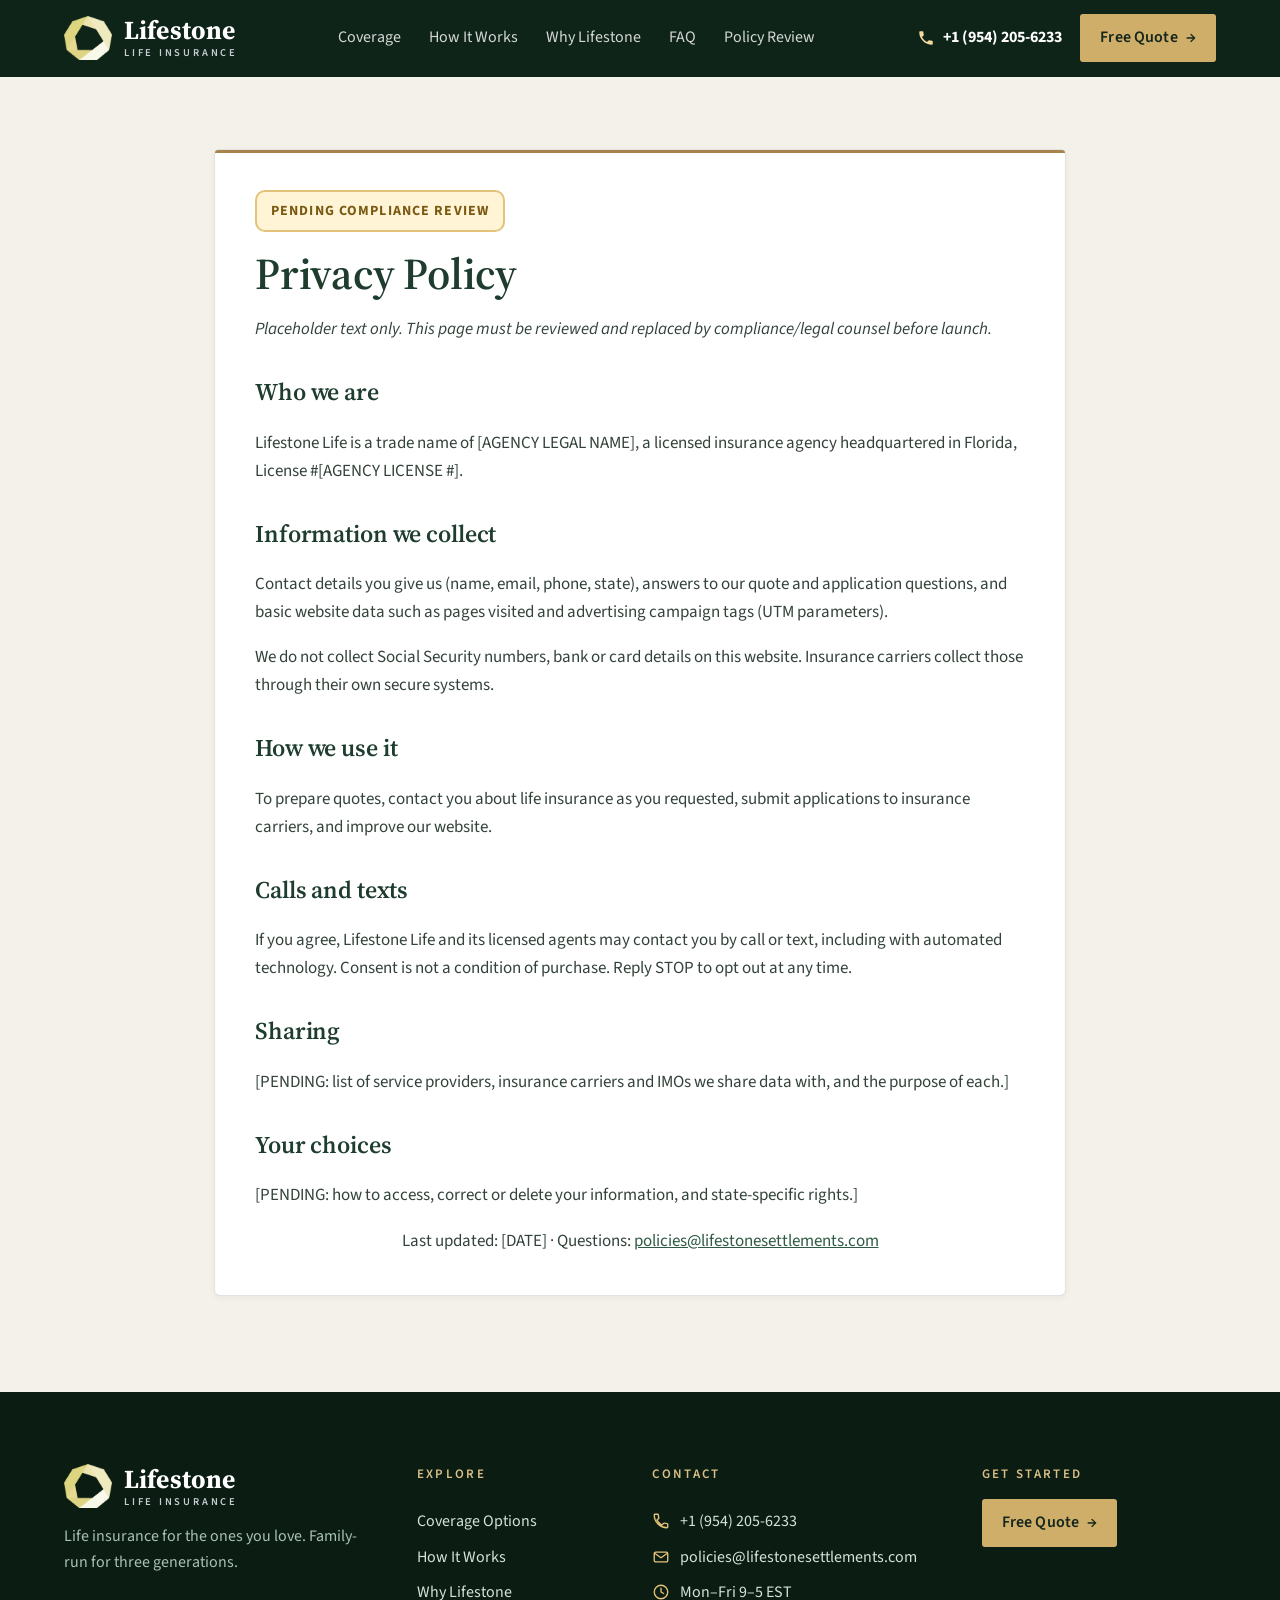
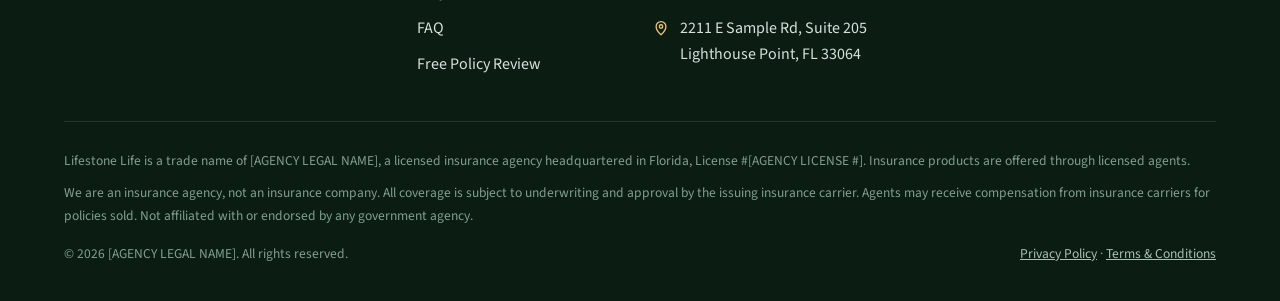
<file: privacy.html>
<!doctype html>
<html lang="en">
<head>
<meta charset="utf-8">
<title>Privacy Policy – Lifestone Life</title>
<meta name="viewport" content="width=device-width, initial-scale=1">
<link rel="icon" href="favicon.ico" sizes="any">
<link rel="icon" href="favicon-32.png" type="image/png" sizes="32x32">
<link rel="apple-touch-icon" href="apple-touch-icon.png">
<link rel="manifest" href="site.webmanifest">
<meta name="theme-color" content="#0F2419">
<meta property="og:type" content="website">
<meta property="og:site_name" content="Lifestone Life Insurance">
<meta property="og:title" content="Lifestone Life Insurance">
<meta property="og:image" content="https://lifestonelife.com/images/share-card.png">
<meta property="og:image:width" content="1200">
<meta property="og:image:height" content="630">
<meta property="og:image:alt" content="Lifestone Life Insurance logo">
<meta name="twitter:card" content="summary_large_image">
<meta name="twitter:image" content="https://lifestonelife.com/images/share-card.png">
<meta name="description" content="Privacy Policy for Lifestone Life (pending compliance review).">
<meta name="robots" content="noindex">
<link rel="preconnect" href="https://fonts.googleapis.com">
<link rel="stylesheet" href="https://fonts.googleapis.com/css2?family=Source+Serif+4:ital,opsz,wght@0,8..60,600;0,8..60,700;1,8..60,600&amp;family=Source+Sans+3:wght@400;600;700&amp;display=swap">
<link rel="stylesheet" href="css/site.css">
<link rel="stylesheet" href="css/heritage.css">
</head>
<body>

<header class="nb" id="top">
  <div class="nb-in">
    <a href="./" class="nb-brand" aria-label="Lifestone Life Insurance home">
      <img src="images/logo.png" width="48" height="44" alt="">
      <span class="nb-word"><b>Lifestone</b><small>Life Insurance</small></span>
    </a>
    <nav class="nb-links" aria-label="Main">
      <a href="index.html#coverage">Coverage</a>
      <a href="index.html#how">How It Works</a>
      <a href="index.html#why">Why Lifestone</a>
      <a href="index.html#faq">FAQ</a>
      <a href="policy-review.html">Policy Review</a>
    </nav>
    <div class="nb-right">
      <a href="tel:+19542056233" class="nb-tel"><svg width="18" height="18" viewBox="0 0 24 24" aria-hidden="true"><path d="M6.6 10.8a15.1 15.1 0 0 0 6.6 6.6l2.2-2.2a1 1 0 0 1 1-.25 11.4 11.4 0 0 0 3.6.57 1 1 0 0 1 1 1V20a1 1 0 0 1-1 1A17 17 0 0 1 3 4a1 1 0 0 1 1-1h3.5a1 1 0 0 1 1 1c0 1.25.2 2.45.57 3.57a1 1 0 0 1-.25 1z" fill="currentColor"/></svg><span>+1 (954) 205-6233</span></a>
      <a href="index.html#quote" class="nb-cta">Free Quote <span aria-hidden="true">→</span></a>
      <button type="button" class="nb-menu" aria-expanded="false" aria-controls="nb-panel" aria-label="Open menu"><i></i><i></i><i></i></button>
    </div>
  </div>
  <div class="nb-panel" id="nb-panel" hidden>
    <a href="index.html#coverage">Coverage</a>
    <a href="index.html#how">How It Works</a>
    <a href="index.html#why">Why Lifestone</a>
    <a href="index.html#faq">FAQ</a>
    <a href="policy-review.html">Policy Review</a>
    <a href="tel:+19542056233" class="nb-panel-tel"><svg width="18" height="18" viewBox="0 0 24 24" aria-hidden="true"><path d="M6.6 10.8a15.1 15.1 0 0 0 6.6 6.6l2.2-2.2a1 1 0 0 1 1-.25 11.4 11.4 0 0 0 3.6.57 1 1 0 0 1 1 1V20a1 1 0 0 1-1 1A17 17 0 0 1 3 4a1 1 0 0 1 1-1h3.5a1 1 0 0 1 1 1c0 1.25.2 2.45.57 3.57a1 1 0 0 1-.25 1z" fill="currentColor"/></svg><span>Call +1 (954) 205-6233<small>Mon–Fri 9–5 EST</small></span></a>
  </div>
</header>

<main>
<section class="pg qf lg">
  <div class="qf-wrap">
    <div class="qf-card">
      <span class="lg-banner">Pending compliance review</span>
      <h1>Privacy Policy</h1>
      <p><em>Placeholder text only. This page must be reviewed and replaced by compliance/legal counsel before launch.</em></p>
      <h2>Who we are</h2><p>Lifestone Life is a trade name of [AGENCY LEGAL NAME], a licensed insurance agency headquartered in Florida, License #[AGENCY LICENSE #].</p><h2>Information we collect</h2><p>Contact details you give us (name, email, phone, state), answers to our quote and application questions, and basic website data such as pages visited and advertising campaign tags (UTM parameters).</p><p>We do not collect Social Security numbers, bank or card details on this website. Insurance carriers collect those through their own secure systems.</p><h2>How we use it</h2><p>To prepare quotes, contact you about life insurance as you requested, submit applications to insurance carriers, and improve our website.</p><h2>Calls and texts</h2><p>If you agree, Lifestone Life and its licensed agents may contact you by call or text, including with automated technology. Consent is not a condition of purchase. Reply STOP to opt out at any time.</p><h2>Sharing</h2><p>[PENDING: list of service providers, insurance carriers and IMOs we share data with, and the purpose of each.]</p><h2>Your choices</h2><p>[PENDING: how to access, correct or delete your information, and state-specific rights.]</p>
      <p class="pg-note">Last updated: [DATE] · Questions: <a href="mailto:policies@lifestonesettlements.com">policies@lifestonesettlements.com</a></p>
    </div>
  </div>
</section>
</main>

<footer id="legal" class="ft">
  <div class="ft-wrap">
    <div class="ft-top">
      <div class="ft-brand">
        <a href="index.html" class="nb-brand" aria-label="Lifestone Life, back to top">
          <img src="images/logo.png" width="48" height="44" alt="">
          <span class="nb-word"><b>Lifestone</b><small>Life Insurance</small></span>
        </a>
        <p>Life insurance for the ones you love. Family-run for three generations.</p>
      </div>
      <nav class="ft-col" aria-label="Footer">
        <p class="ft-h">Explore</p>
        <a href="index.html#coverage">Coverage Options</a><a href="index.html#how">How It Works</a><a href="index.html#why">Why Lifestone</a><a href="index.html#faq">FAQ</a><a href="policy-review.html">Free Policy Review</a>
      </nav>
      <div class="ft-col">
        <p class="ft-h">Contact</p>
        <a href="tel:+19542056233" class="ft-ic"><svg width="18" height="18" viewBox="0 0 24 24" aria-hidden="true"><path d="M6.6 10.8a15.1 15.1 0 0 0 6.6 6.6l2.2-2.2a1 1 0 0 1 1-.25 11.4 11.4 0 0 0 3.6.57 1 1 0 0 1 1 1V20a1 1 0 0 1-1 1A17 17 0 0 1 3 4a1 1 0 0 1 1-1h3.5a1 1 0 0 1 1 1c0 1.25.2 2.45.57 3.57a1 1 0 0 1-.25 1z" fill="none" stroke="currentColor" stroke-width="1.8" stroke-linecap="round" stroke-linejoin="round"/></svg>+1 (954) 205-6233</a>
        <a href="mailto:policies@lifestonesettlements.com" class="ft-ic"><svg width="18" height="18" viewBox="0 0 24 24" aria-hidden="true"><rect x="3" y="5.5" width="18" height="13" rx="2" fill="none" stroke="currentColor" stroke-width="1.8" stroke-linecap="round" stroke-linejoin="round"/><path d="M3.5 7l8.5 6 8.5-6" fill="none" stroke="currentColor" stroke-width="1.8" stroke-linecap="round" stroke-linejoin="round"/></svg><span style="overflow-wrap:anywhere">policies@lifestonesettlements.com</span></a>
        <span class="ft-ic"><svg width="18" height="18" viewBox="0 0 24 24" aria-hidden="true"><circle cx="12" cy="12" r="9" fill="none" stroke="currentColor" stroke-width="1.8" stroke-linecap="round" stroke-linejoin="round"/><path d="M12 7v5l3.5 2" fill="none" stroke="currentColor" stroke-width="1.8" stroke-linecap="round" stroke-linejoin="round"/></svg>Mon–Fri 9–5 EST</span>
        <span class="ft-ic"><svg width="18" height="18" viewBox="0 0 24 24" aria-hidden="true"><path d="M12 21s-6.5-5.6-6.5-11a6.5 6.5 0 0 1 13 0c0 5.4-6.5 11-6.5 11z" fill="none" stroke="currentColor" stroke-width="1.8" stroke-linecap="round" stroke-linejoin="round"/><circle cx="12" cy="10" r="2.3" fill="none" stroke="currentColor" stroke-width="1.8" stroke-linecap="round" stroke-linejoin="round"/></svg><span>2211 E Sample Rd, Suite 205<br>Lighthouse Point, FL 33064</span></span>
      </div>
      <div class="ft-cta">
        <p class="ft-h">Get started</p>
                <a href="index.html#quote" class="nb-cta">Free Quote <span aria-hidden="true">→</span></a>
      </div>
    </div>
    <div class="ft-legal">
      <p>Lifestone Life is a trade name of [AGENCY LEGAL NAME], a licensed insurance agency headquartered in Florida, License #[AGENCY LICENSE #]. Insurance products are offered through licensed agents.</p>
      <p>We are an insurance agency, not an insurance company. All coverage is subject to underwriting and approval by the issuing insurance carrier. Agents may receive compensation from insurance carriers for policies sold. Not affiliated with or endorsed by any government agency.</p>
      <div class="ft-bottom"><span>© 2026 [AGENCY LEGAL NAME]. All rights reserved.</span><span><a href="privacy.html">Privacy Policy</a> · <a href="terms.html">Terms &amp; Conditions</a></span></div>
    </div>
  </div>
</footer>

<script src="js/site.js"></script>

</body>
</html>
</file>
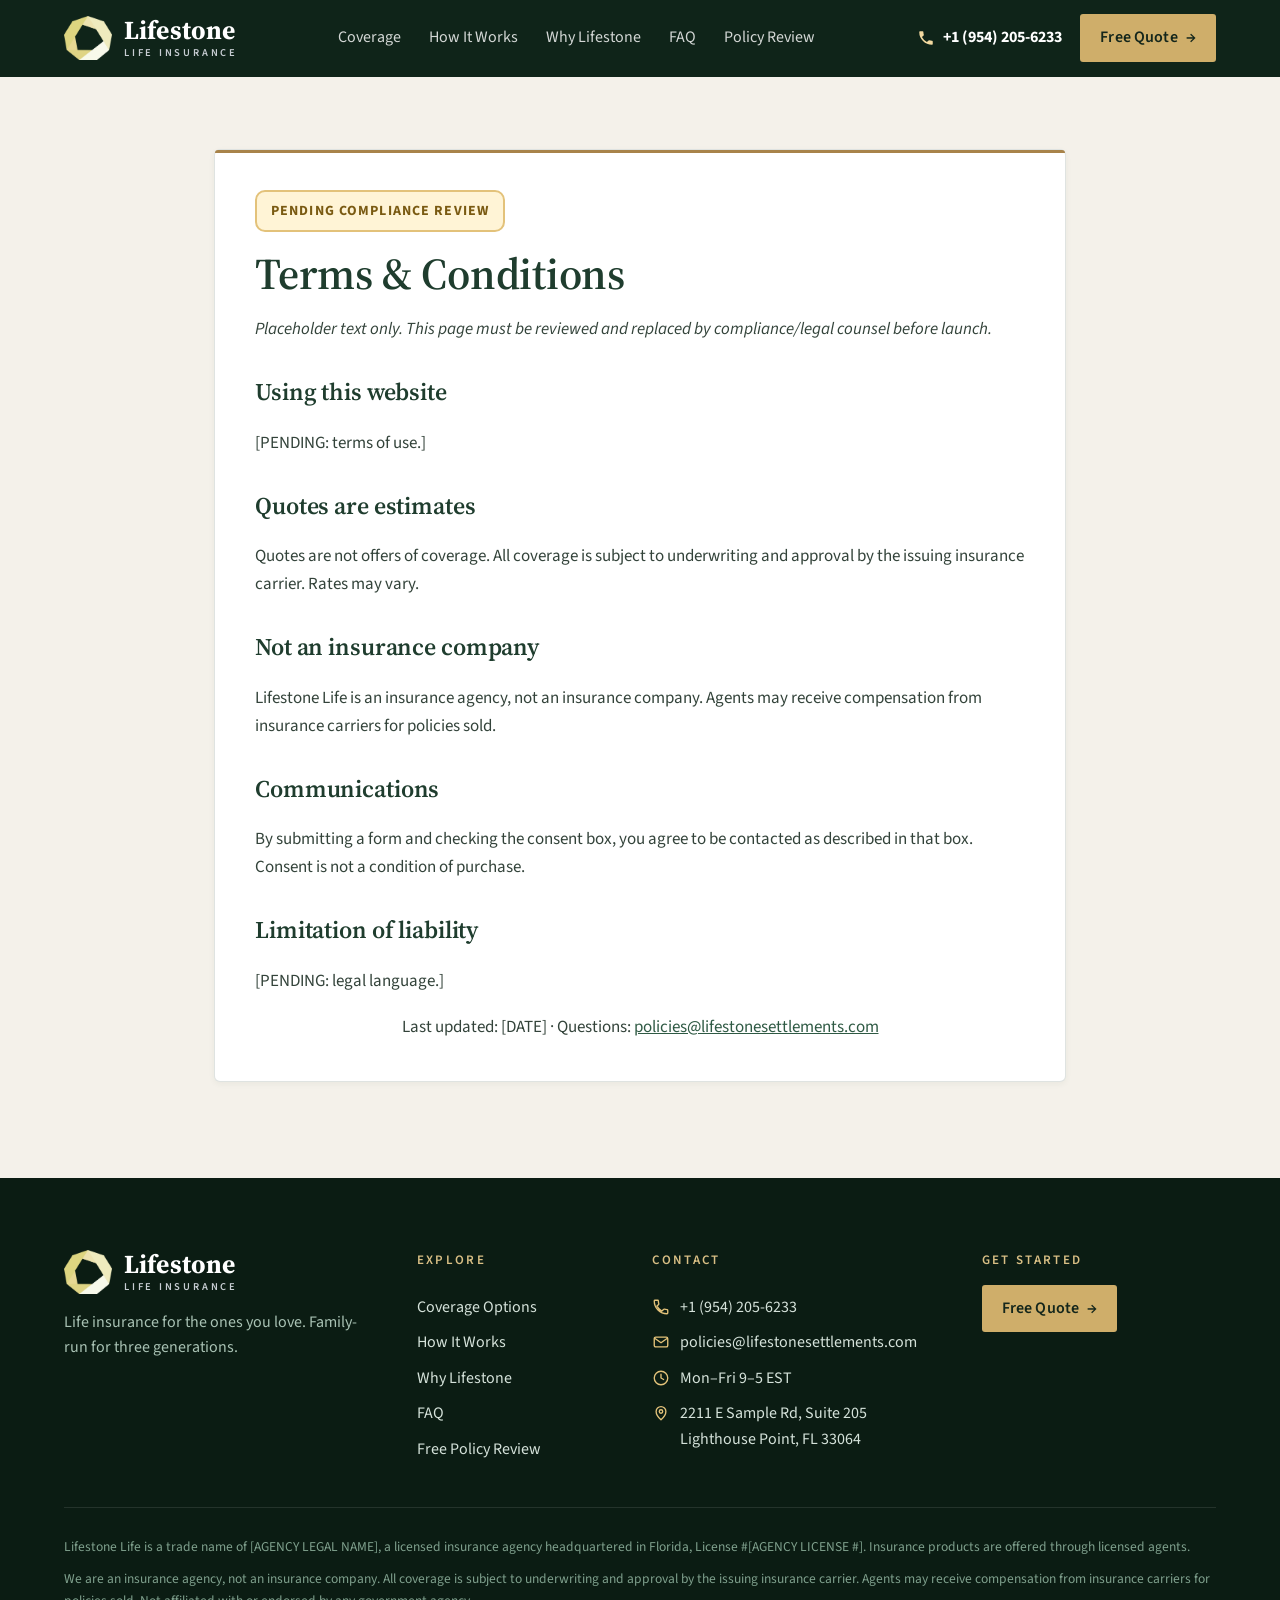
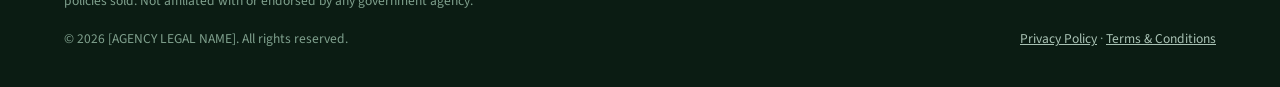
<file: terms.html>
<!doctype html>
<html lang="en">
<head>
<meta charset="utf-8">
<title>Terms & Conditions – Lifestone Life</title>
<meta name="viewport" content="width=device-width, initial-scale=1">
<link rel="icon" href="favicon.ico" sizes="any">
<link rel="icon" href="favicon-32.png" type="image/png" sizes="32x32">
<link rel="apple-touch-icon" href="apple-touch-icon.png">
<link rel="manifest" href="site.webmanifest">
<meta name="theme-color" content="#0F2419">
<meta property="og:type" content="website">
<meta property="og:site_name" content="Lifestone Life Insurance">
<meta property="og:title" content="Lifestone Life Insurance">
<meta property="og:image" content="https://lifestonelife.com/images/share-card.png">
<meta property="og:image:width" content="1200">
<meta property="og:image:height" content="630">
<meta property="og:image:alt" content="Lifestone Life Insurance logo">
<meta name="twitter:card" content="summary_large_image">
<meta name="twitter:image" content="https://lifestonelife.com/images/share-card.png">
<meta name="description" content="Terms & Conditions for Lifestone Life (pending compliance review).">
<meta name="robots" content="noindex">
<link rel="preconnect" href="https://fonts.googleapis.com">
<link rel="stylesheet" href="https://fonts.googleapis.com/css2?family=Source+Serif+4:ital,opsz,wght@0,8..60,600;0,8..60,700;1,8..60,600&amp;family=Source+Sans+3:wght@400;600;700&amp;display=swap">
<link rel="stylesheet" href="css/site.css">
<link rel="stylesheet" href="css/heritage.css">
</head>
<body>

<header class="nb" id="top">
  <div class="nb-in">
    <a href="./" class="nb-brand" aria-label="Lifestone Life Insurance home">
      <img src="images/logo.png" width="48" height="44" alt="">
      <span class="nb-word"><b>Lifestone</b><small>Life Insurance</small></span>
    </a>
    <nav class="nb-links" aria-label="Main">
      <a href="index.html#coverage">Coverage</a>
      <a href="index.html#how">How It Works</a>
      <a href="index.html#why">Why Lifestone</a>
      <a href="index.html#faq">FAQ</a>
      <a href="policy-review.html">Policy Review</a>
    </nav>
    <div class="nb-right">
      <a href="tel:+19542056233" class="nb-tel"><svg width="18" height="18" viewBox="0 0 24 24" aria-hidden="true"><path d="M6.6 10.8a15.1 15.1 0 0 0 6.6 6.6l2.2-2.2a1 1 0 0 1 1-.25 11.4 11.4 0 0 0 3.6.57 1 1 0 0 1 1 1V20a1 1 0 0 1-1 1A17 17 0 0 1 3 4a1 1 0 0 1 1-1h3.5a1 1 0 0 1 1 1c0 1.25.2 2.45.57 3.57a1 1 0 0 1-.25 1z" fill="currentColor"/></svg><span>+1 (954) 205-6233</span></a>
      <a href="index.html#quote" class="nb-cta">Free Quote <span aria-hidden="true">→</span></a>
      <button type="button" class="nb-menu" aria-expanded="false" aria-controls="nb-panel" aria-label="Open menu"><i></i><i></i><i></i></button>
    </div>
  </div>
  <div class="nb-panel" id="nb-panel" hidden>
    <a href="index.html#coverage">Coverage</a>
    <a href="index.html#how">How It Works</a>
    <a href="index.html#why">Why Lifestone</a>
    <a href="index.html#faq">FAQ</a>
    <a href="policy-review.html">Policy Review</a>
    <a href="tel:+19542056233" class="nb-panel-tel"><svg width="18" height="18" viewBox="0 0 24 24" aria-hidden="true"><path d="M6.6 10.8a15.1 15.1 0 0 0 6.6 6.6l2.2-2.2a1 1 0 0 1 1-.25 11.4 11.4 0 0 0 3.6.57 1 1 0 0 1 1 1V20a1 1 0 0 1-1 1A17 17 0 0 1 3 4a1 1 0 0 1 1-1h3.5a1 1 0 0 1 1 1c0 1.25.2 2.45.57 3.57a1 1 0 0 1-.25 1z" fill="currentColor"/></svg><span>Call +1 (954) 205-6233<small>Mon–Fri 9–5 EST</small></span></a>
  </div>
</header>

<main>
<section class="pg qf lg">
  <div class="qf-wrap">
    <div class="qf-card">
      <span class="lg-banner">Pending compliance review</span>
      <h1>Terms & Conditions</h1>
      <p><em>Placeholder text only. This page must be reviewed and replaced by compliance/legal counsel before launch.</em></p>
      <h2>Using this website</h2><p>[PENDING: terms of use.]</p><h2>Quotes are estimates</h2><p>Quotes are not offers of coverage. All coverage is subject to underwriting and approval by the issuing insurance carrier. Rates may vary.</p><h2>Not an insurance company</h2><p>Lifestone Life is an insurance agency, not an insurance company. Agents may receive compensation from insurance carriers for policies sold.</p><h2>Communications</h2><p>By submitting a form and checking the consent box, you agree to be contacted as described in that box. Consent is not a condition of purchase.</p><h2>Limitation of liability</h2><p>[PENDING: legal language.]</p>
      <p class="pg-note">Last updated: [DATE] · Questions: <a href="mailto:policies@lifestonesettlements.com">policies@lifestonesettlements.com</a></p>
    </div>
  </div>
</section>
</main>

<footer id="legal" class="ft">
  <div class="ft-wrap">
    <div class="ft-top">
      <div class="ft-brand">
        <a href="index.html" class="nb-brand" aria-label="Lifestone Life, back to top">
          <img src="images/logo.png" width="48" height="44" alt="">
          <span class="nb-word"><b>Lifestone</b><small>Life Insurance</small></span>
        </a>
        <p>Life insurance for the ones you love. Family-run for three generations.</p>
      </div>
      <nav class="ft-col" aria-label="Footer">
        <p class="ft-h">Explore</p>
        <a href="index.html#coverage">Coverage Options</a><a href="index.html#how">How It Works</a><a href="index.html#why">Why Lifestone</a><a href="index.html#faq">FAQ</a><a href="policy-review.html">Free Policy Review</a>
      </nav>
      <div class="ft-col">
        <p class="ft-h">Contact</p>
        <a href="tel:+19542056233" class="ft-ic"><svg width="18" height="18" viewBox="0 0 24 24" aria-hidden="true"><path d="M6.6 10.8a15.1 15.1 0 0 0 6.6 6.6l2.2-2.2a1 1 0 0 1 1-.25 11.4 11.4 0 0 0 3.6.57 1 1 0 0 1 1 1V20a1 1 0 0 1-1 1A17 17 0 0 1 3 4a1 1 0 0 1 1-1h3.5a1 1 0 0 1 1 1c0 1.25.2 2.45.57 3.57a1 1 0 0 1-.25 1z" fill="none" stroke="currentColor" stroke-width="1.8" stroke-linecap="round" stroke-linejoin="round"/></svg>+1 (954) 205-6233</a>
        <a href="mailto:policies@lifestonesettlements.com" class="ft-ic"><svg width="18" height="18" viewBox="0 0 24 24" aria-hidden="true"><rect x="3" y="5.5" width="18" height="13" rx="2" fill="none" stroke="currentColor" stroke-width="1.8" stroke-linecap="round" stroke-linejoin="round"/><path d="M3.5 7l8.5 6 8.5-6" fill="none" stroke="currentColor" stroke-width="1.8" stroke-linecap="round" stroke-linejoin="round"/></svg><span style="overflow-wrap:anywhere">policies@lifestonesettlements.com</span></a>
        <span class="ft-ic"><svg width="18" height="18" viewBox="0 0 24 24" aria-hidden="true"><circle cx="12" cy="12" r="9" fill="none" stroke="currentColor" stroke-width="1.8" stroke-linecap="round" stroke-linejoin="round"/><path d="M12 7v5l3.5 2" fill="none" stroke="currentColor" stroke-width="1.8" stroke-linecap="round" stroke-linejoin="round"/></svg>Mon–Fri 9–5 EST</span>
        <span class="ft-ic"><svg width="18" height="18" viewBox="0 0 24 24" aria-hidden="true"><path d="M12 21s-6.5-5.6-6.5-11a6.5 6.5 0 0 1 13 0c0 5.4-6.5 11-6.5 11z" fill="none" stroke="currentColor" stroke-width="1.8" stroke-linecap="round" stroke-linejoin="round"/><circle cx="12" cy="10" r="2.3" fill="none" stroke="currentColor" stroke-width="1.8" stroke-linecap="round" stroke-linejoin="round"/></svg><span>2211 E Sample Rd, Suite 205<br>Lighthouse Point, FL 33064</span></span>
      </div>
      <div class="ft-cta">
        <p class="ft-h">Get started</p>
                <a href="index.html#quote" class="nb-cta">Free Quote <span aria-hidden="true">→</span></a>
      </div>
    </div>
    <div class="ft-legal">
      <p>Lifestone Life is a trade name of [AGENCY LEGAL NAME], a licensed insurance agency headquartered in Florida, License #[AGENCY LICENSE #]. Insurance products are offered through licensed agents.</p>
      <p>We are an insurance agency, not an insurance company. All coverage is subject to underwriting and approval by the issuing insurance carrier. Agents may receive compensation from insurance carriers for policies sold. Not affiliated with or endorsed by any government agency.</p>
      <div class="ft-bottom"><span>© 2026 [AGENCY LEGAL NAME]. All rights reserved.</span><span><a href="privacy.html">Privacy Policy</a> · <a href="terms.html">Terms &amp; Conditions</a></span></div>
    </div>
  </div>
</footer>

<script src="js/site.js"></script>

</body>
</html>
</file>
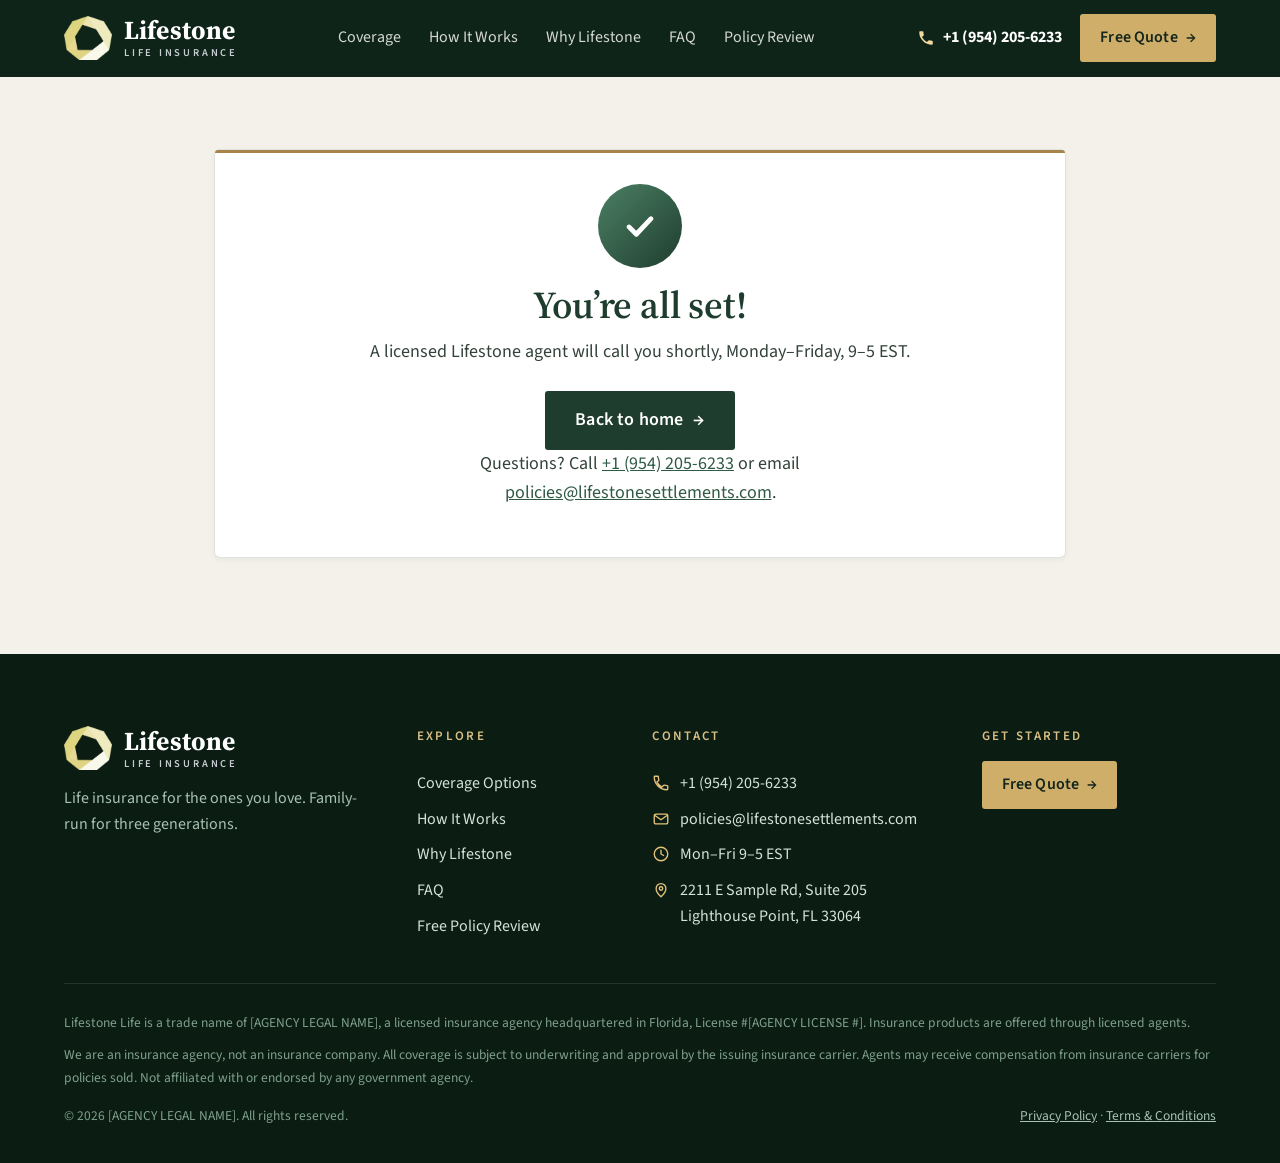
<file: thank-you.html>
<!doctype html>
<html lang="en">
<head>
<meta charset="utf-8">
<title>Thank You – Lifestone Life</title>
<meta name="viewport" content="width=device-width, initial-scale=1">
<link rel="icon" href="favicon.ico" sizes="any">
<link rel="icon" href="favicon-32.png" type="image/png" sizes="32x32">
<link rel="apple-touch-icon" href="apple-touch-icon.png">
<link rel="manifest" href="site.webmanifest">
<meta name="theme-color" content="#0F2419">
<meta property="og:type" content="website">
<meta property="og:site_name" content="Lifestone Life Insurance">
<meta property="og:title" content="Lifestone Life Insurance">
<meta property="og:image" content="https://lifestonelife.com/images/share-card.png">
<meta property="og:image:width" content="1200">
<meta property="og:image:height" content="630">
<meta property="og:image:alt" content="Lifestone Life Insurance logo">
<meta name="twitter:card" content="summary_large_image">
<meta name="twitter:image" content="https://lifestonelife.com/images/share-card.png">
<meta name="description" content="Thank you for contacting Lifestone Life.">
<meta name="robots" content="noindex">
<link rel="preconnect" href="https://fonts.googleapis.com">
<link rel="stylesheet" href="https://fonts.googleapis.com/css2?family=Source+Serif+4:ital,opsz,wght@0,8..60,600;0,8..60,700;1,8..60,600&amp;family=Source+Sans+3:wght@400;600;700&amp;display=swap">
<link rel="stylesheet" href="css/site.css">
<link rel="stylesheet" href="css/heritage.css">
</head>
<body>

<header class="nb" id="top">
  <div class="nb-in">
    <a href="./" class="nb-brand" aria-label="Lifestone Life Insurance home">
      <img src="images/logo.png" width="48" height="44" alt="">
      <span class="nb-word"><b>Lifestone</b><small>Life Insurance</small></span>
    </a>
    <nav class="nb-links" aria-label="Main">
      <a href="index.html#coverage">Coverage</a>
      <a href="index.html#how">How It Works</a>
      <a href="index.html#why">Why Lifestone</a>
      <a href="index.html#faq">FAQ</a>
      <a href="policy-review.html">Policy Review</a>
    </nav>
    <div class="nb-right">
      <a href="tel:+19542056233" class="nb-tel"><svg width="18" height="18" viewBox="0 0 24 24" aria-hidden="true"><path d="M6.6 10.8a15.1 15.1 0 0 0 6.6 6.6l2.2-2.2a1 1 0 0 1 1-.25 11.4 11.4 0 0 0 3.6.57 1 1 0 0 1 1 1V20a1 1 0 0 1-1 1A17 17 0 0 1 3 4a1 1 0 0 1 1-1h3.5a1 1 0 0 1 1 1c0 1.25.2 2.45.57 3.57a1 1 0 0 1-.25 1z" fill="currentColor"/></svg><span>+1 (954) 205-6233</span></a>
      <a href="index.html#quote" class="nb-cta">Free Quote <span aria-hidden="true">→</span></a>
      <button type="button" class="nb-menu" aria-expanded="false" aria-controls="nb-panel" aria-label="Open menu"><i></i><i></i><i></i></button>
    </div>
  </div>
  <div class="nb-panel" id="nb-panel" hidden>
    <a href="index.html#coverage">Coverage</a>
    <a href="index.html#how">How It Works</a>
    <a href="index.html#why">Why Lifestone</a>
    <a href="index.html#faq">FAQ</a>
    <a href="policy-review.html">Policy Review</a>
    <a href="tel:+19542056233" class="nb-panel-tel"><svg width="18" height="18" viewBox="0 0 24 24" aria-hidden="true"><path d="M6.6 10.8a15.1 15.1 0 0 0 6.6 6.6l2.2-2.2a1 1 0 0 1 1-.25 11.4 11.4 0 0 0 3.6.57 1 1 0 0 1 1 1V20a1 1 0 0 1-1 1A17 17 0 0 1 3 4a1 1 0 0 1 1-1h3.5a1 1 0 0 1 1 1c0 1.25.2 2.45.57 3.57a1 1 0 0 1-.25 1z" fill="currentColor"/></svg><span>Call +1 (954) 205-6233<small>Mon–Fri 9–5 EST</small></span></a>
  </div>
</header>

<main>
<section class="pg qf">
  <div class="qf-wrap">
    <div class="qf-card pg-msg">
      <div class="qf-check" aria-hidden="true"><svg width="44" height="44" viewBox="0 0 24 24"><path d="M6 12.5l4 4L18 8" fill="none" stroke="#FFFFFF" stroke-width="2.6" stroke-linecap="round" stroke-linejoin="round"/></svg></div>
      <div data-ty="agent" hidden>
        <h2>You’re all set!</h2>
        <p>A licensed Lifestone agent will call you shortly, Monday–Friday, 9–5 EST.</p>
      </div>
      <div data-ty="review" hidden>
        <h2>Thanks! Your free review is on its way.</h2>
        <p>A licensed Lifestone agent will call you to go over your current policy and your options.</p>
      </div>
      <div class="pg-actions">
        <a href="index.html" class="qf-next">Back to home <span aria-hidden="true">→</span></a>
      </div>
      <p class="pg-note">Questions? Call <a href="tel:+19542056233">+1 (954) 205-6233</a> or email <a href="mailto:policies@lifestonesettlements.com">policies@lifestonesettlements.com</a>.</p>
    </div>
  </div>
</section>
</main>

<footer id="legal" class="ft">
  <div class="ft-wrap">
    <div class="ft-top">
      <div class="ft-brand">
        <a href="index.html" class="nb-brand" aria-label="Lifestone Life, back to top">
          <img src="images/logo.png" width="48" height="44" alt="">
          <span class="nb-word"><b>Lifestone</b><small>Life Insurance</small></span>
        </a>
        <p>Life insurance for the ones you love. Family-run for three generations.</p>
      </div>
      <nav class="ft-col" aria-label="Footer">
        <p class="ft-h">Explore</p>
        <a href="index.html#coverage">Coverage Options</a><a href="index.html#how">How It Works</a><a href="index.html#why">Why Lifestone</a><a href="index.html#faq">FAQ</a><a href="policy-review.html">Free Policy Review</a>
      </nav>
      <div class="ft-col">
        <p class="ft-h">Contact</p>
        <a href="tel:+19542056233" class="ft-ic"><svg width="18" height="18" viewBox="0 0 24 24" aria-hidden="true"><path d="M6.6 10.8a15.1 15.1 0 0 0 6.6 6.6l2.2-2.2a1 1 0 0 1 1-.25 11.4 11.4 0 0 0 3.6.57 1 1 0 0 1 1 1V20a1 1 0 0 1-1 1A17 17 0 0 1 3 4a1 1 0 0 1 1-1h3.5a1 1 0 0 1 1 1c0 1.25.2 2.45.57 3.57a1 1 0 0 1-.25 1z" fill="none" stroke="currentColor" stroke-width="1.8" stroke-linecap="round" stroke-linejoin="round"/></svg>+1 (954) 205-6233</a>
        <a href="mailto:policies@lifestonesettlements.com" class="ft-ic"><svg width="18" height="18" viewBox="0 0 24 24" aria-hidden="true"><rect x="3" y="5.5" width="18" height="13" rx="2" fill="none" stroke="currentColor" stroke-width="1.8" stroke-linecap="round" stroke-linejoin="round"/><path d="M3.5 7l8.5 6 8.5-6" fill="none" stroke="currentColor" stroke-width="1.8" stroke-linecap="round" stroke-linejoin="round"/></svg><span style="overflow-wrap:anywhere">policies@lifestonesettlements.com</span></a>
        <span class="ft-ic"><svg width="18" height="18" viewBox="0 0 24 24" aria-hidden="true"><circle cx="12" cy="12" r="9" fill="none" stroke="currentColor" stroke-width="1.8" stroke-linecap="round" stroke-linejoin="round"/><path d="M12 7v5l3.5 2" fill="none" stroke="currentColor" stroke-width="1.8" stroke-linecap="round" stroke-linejoin="round"/></svg>Mon–Fri 9–5 EST</span>
        <span class="ft-ic"><svg width="18" height="18" viewBox="0 0 24 24" aria-hidden="true"><path d="M12 21s-6.5-5.6-6.5-11a6.5 6.5 0 0 1 13 0c0 5.4-6.5 11-6.5 11z" fill="none" stroke="currentColor" stroke-width="1.8" stroke-linecap="round" stroke-linejoin="round"/><circle cx="12" cy="10" r="2.3" fill="none" stroke="currentColor" stroke-width="1.8" stroke-linecap="round" stroke-linejoin="round"/></svg><span>2211 E Sample Rd, Suite 205<br>Lighthouse Point, FL 33064</span></span>
      </div>
      <div class="ft-cta">
        <p class="ft-h">Get started</p>
                <a href="index.html#quote" class="nb-cta">Free Quote <span aria-hidden="true">→</span></a>
      </div>
    </div>
    <div class="ft-legal">
      <p>Lifestone Life is a trade name of [AGENCY LEGAL NAME], a licensed insurance agency headquartered in Florida, License #[AGENCY LICENSE #]. Insurance products are offered through licensed agents.</p>
      <p>We are an insurance agency, not an insurance company. All coverage is subject to underwriting and approval by the issuing insurance carrier. Agents may receive compensation from insurance carriers for policies sold. Not affiliated with or endorsed by any government agency.</p>
      <div class="ft-bottom"><span>© 2026 [AGENCY LEGAL NAME]. All rights reserved.</span><span><a href="privacy.html">Privacy Policy</a> · <a href="terms.html">Terms &amp; Conditions</a></span></div>
    </div>
  </div>
</footer>

<script src="js/site.js"></script>
<script src="config/age.js"></script>
<script src="js/quote-flow.js"></script>
<script>
(function(){
  var path = new URLSearchParams(location.search).get('path');
  if (['agent', 'review'].indexOf(path) === -1) path = 'agent';
  document.querySelector('[data-ty="' + path + '"]').hidden = false;
  // Conversion tracking: add ad pixels here and use `path` (agent / review) as the conversion label.
})();
</script>
</body>
</html>
</file>
<file: css/heritage.css>
/*
 * Heritage finish for the public site. Loaded last on every page.
 *
 * Same layout, photos and video. This file only quiets the "new startup" look so the
 * site reads like the 50-year, three-generation agency it is:
 *   - classic type: Source Serif headings, Source Sans body (replaces Atkinson Hyperlegible)
 *   - squared, solid buttons instead of glowing gradient pills
 *   - small corner radii and hairline borders instead of big soft shadows
 *   - one headline style (no color-switching second half), quiet labels with a brass rule
 *   - no shimmer, glow, swash or confetti effects
 */
:root{
  --sans:'Source Sans 3','Source Sans Pro',system-ui,-apple-system,'Segoe UI',sans-serif;
  --brass:#A8834A;          /* labels and rules on light backgrounds */
  --brass-lt:#D9BF85;       /* the same accent on dark backgrounds */
  --btn-gold:#CFAE6A;       /* primary button on dark backgrounds */
  --btn-gold-hover:#BF9C55;
  --r-sm:3px;--r:6px;
  --hair:1px solid rgba(31,61,46,.14);
}

/* ---------- type ---------- */
body,input,select,textarea,button{font-family:var(--sans)}
body{font-size:18px;line-height:1.6;-webkit-font-smoothing:antialiased;font-feature-settings:"lnum" 1}
h1,h2,h3{font-weight:600;letter-spacing:-.005em}
.qh{font-family:var(--sans)}
.hx-h1{font-weight:600}
/* One headline voice: the second half stays italic but no longer changes color. */
.tw-intro h2 em,.pc-intro h2 em,.lo h2 em,.qf-intro h2 em{color:inherit;font-weight:600}
.fc h2 em{color:var(--brass-lt)}
.hx-gold{font-weight:600}
.hx-gold .w{background:none;-webkit-background-clip:border-box;background-clip:border-box;color:var(--brass-lt);-webkit-text-fill-color:var(--brass-lt)}
.hx-swash{display:none}
.hx-lede b{color:#FFFFFF}

/* Small caps labels: quieter, with a short brass rule, like a letterhead. */
.tw-eyebrow,.pc-eyebrow,.ps-eyebrow,.qf-eyebrow,.lf-eyebrow,.wy-eyebrow,.fq-eyebrow,.lo-eyebrow{
  display:flex;align-items:center;gap:14px;font-family:var(--sans);font-size:12.5px;font-weight:600;letter-spacing:.2em;color:var(--brass)}
.tw-eyebrow::before,.pc-eyebrow::before,.ps-eyebrow::before,.qf-eyebrow::before,.lf-eyebrow::before,.wy-eyebrow::before,.fq-eyebrow::before,.lo-eyebrow::before{
  content:"";width:32px;height:1px;background:currentColor;opacity:.7}
.tw-eyebrow,.pc-eyebrow,.qf-eyebrow,.fq-eyebrow{justify-content:center}
.tw-eyebrow::after,.pc-eyebrow::after,.qf-eyebrow::after,.fq-eyebrow::after{content:"";width:32px;height:1px;background:currentColor;opacity:.7}
.ps-eyebrow,.lf-eyebrow{color:var(--brass-lt)}
.ft-h{font-family:var(--sans);font-weight:600;letter-spacing:.18em;color:var(--brass-lt)}

/* Hero kicker: plain text with a rule, not a badge. */
.hx-kicker{padding:0;border-radius:0;background:none;box-shadow:none;color:var(--brass-lt);font-weight:600;letter-spacing:.2em;font-size:12.5px}
.hx-kicker::before{content:"";width:32px;height:1px;background:currentColor;opacity:.8}

/* Brand mark: steady, no shimmer. */
.nb-brand .nb-word small{animation:none;background:none;-webkit-background-clip:border-box;background-clip:border-box;-webkit-text-fill-color:#C7CDD2;color:#C7CDD2;filter:none;font-family:var(--sans);font-weight:600}
.nb-brand img,.ft-brand img{filter:none}
.nb.scrolled{background:#0F2419;backdrop-filter:none;-webkit-backdrop-filter:none;box-shadow:0 1px 0 rgba(255,255,255,.06)}

/* ---------- buttons: squared and solid ---------- */
.nb-cta,.tw-btn,.tw-btn-gold,.tw-btn-green,.pc-btn,.ps-cta,.qf-next,.qf-submit,.fc-btn,.lo-dir,.hq-go,.btn,.ft-cta a,
.sticky-cta .sc-call,.sticky-cta .sc-quote{border-radius:var(--r-sm);box-shadow:none;transform:none;letter-spacing:.01em;font-family:var(--sans);font-weight:600}
.nb-cta,.tw-btn-gold,.fc-btn,.ps-cta,.sticky-cta .sc-quote,.ft-cta a.nb-cta{background:var(--btn-gold);color:#14261B}
.nb-cta:hover,.tw-btn-gold:hover,.fc-btn:hover,.ps-cta:hover,.sticky-cta .sc-quote:hover{background:var(--btn-gold-hover);color:#14261B;box-shadow:none;transform:none}
.tw-btn-green,.pc-btn,.qf-next,.qf-submit,.lo-dir,.hq-go{background:#1F3D2E;color:#FFFFFF}
.tw-btn-green:hover,.pc-btn:hover,.qf-next:hover,.qf-submit:hover,.lo-dir:hover,.hq-go:hover{background:#163024;color:#FFFFFF;box-shadow:none;transform:none}
.btn{background:#1F3D2E}.btn:hover{background:#163024}

/* ---------- surfaces: small radii, hairlines, almost no shadow ---------- */
.hq{border-radius:var(--r);box-shadow:0 12px 32px rgba(0,0,0,.28)}
.qf-card{border-radius:var(--r);box-shadow:0 2px 6px rgba(31,61,46,.05);border:var(--hair)}
.qf-card::before{left:0;right:0;top:0;height:3px;border-radius:var(--r) var(--r) 0 0;background:var(--brass)}
.tw-card{border-radius:var(--r)}
.tw-online{box-shadow:none}
.tw-agent{box-shadow:none;border:var(--hair)}
.tw-or{box-shadow:none;border:var(--hair);font-weight:600}
.pc-card{border-radius:var(--r);box-shadow:0 1px 2px rgba(31,61,46,.05)}
.pc-top::after,.pc-shine,.pc::before,.qf::before,.wy::before,.ps-glow{display:none}
.pc-facts,.pc-best{border-radius:var(--r-sm)}
.lo-tag{letter-spacing:.18em;font-weight:600}
.wy-badge-ic{border-radius:var(--r-sm)}
.lf-card{border-radius:var(--r);box-shadow:none}
.wy-list li{border-radius:var(--r);box-shadow:none;border:var(--hair)}
.wy-list li:hover{box-shadow:none;transform:none}
.wy-art img{border-radius:var(--r);box-shadow:0 2px 8px rgba(31,61,46,.12)}
.wy-frame{border-radius:var(--r)}
.wy-badge{border-radius:var(--r);box-shadow:none;animation:none}
.lo-card{border-radius:var(--r);box-shadow:0 1px 2px rgba(31,61,46,.05)}
.lo-pin{box-shadow:0 0 0 8px rgba(242,217,160,.12);background:var(--btn-gold)}
.lo-verify{border-radius:var(--r-sm)}
.ps-step{border-radius:var(--r);box-shadow:none}
.ps-step.on{box-shadow:none}
.ps-big-n{background:none;-webkit-background-clip:border-box;background-clip:border-box;-webkit-text-stroke:1px var(--brass-lt);font-weight:600}
.card,.photo{border-radius:var(--r);box-shadow:none}
.type-explain{border-radius:var(--r-sm)}

/* FAQ: a clean ruled list, like a printed brochure. */
.fq-item{border-radius:0;box-shadow:none;background:transparent;border:0;border-bottom:var(--hair)}
.fq-item:first-child{border-top:var(--hair)}
.fq-item[open]{box-shadow:none}
.fq-item summary{padding:22px 4px;font-family:var(--serif);font-weight:600;font-size:20px}
.fq-item i{background:transparent;border:var(--hair)}

/* ---------- small labels, badges and icons ---------- */
.tw-badge,.pc-badge,.lf-tag,.tag{border-radius:var(--r-sm);background:none;box-shadow:inset 0 0 0 1px currentColor;font-weight:600;letter-spacing:.14em}
.tw-online .tw-badge,.pc-badge,.lf-tag{color:var(--brass-lt);background:rgba(15,36,25,.35)}
.lf-tag{background:rgba(15,36,25,.55)}
.tw-agent .tw-badge{color:var(--brass)}
.tw-ic,.pc-ic,.ps-ic,.wy-ic,.qf-ti{border-radius:var(--r-sm)}
.wy-ic{background:#1F3D2E}
.qf-perks li{border-radius:var(--r-sm);box-shadow:none}

/* Trust bar: confident serif figures between hairlines, no icon tiles. */
.tb-list li{position:relative}
.tb-list li + li::before{content:"";position:absolute;left:-14px;top:6px;bottom:6px;width:1px;background:rgba(242,217,160,.18)}
.tb-ic{background:none;box-shadow:none;border-radius:0;width:28px;color:var(--brass-lt)}
.tb-list b{font-family:var(--serif);font-weight:600;font-size:19px;letter-spacing:0}

/* ---------- form controls ---------- */
.hq-chip,.chip,.qf .chip.qf-tile{border-radius:var(--r-sm);transform:none}
.qf .chip.qf-tile{border-width:1px;border-color:#CBD5CF}
.qf .chip.qf-tile:hover,.qf .chip.qf-tile[aria-pressed="true"]{box-shadow:none;transform:none;animation:none}
.qf .chip.qf-tile[aria-pressed="true"]{border:1.5px solid #1F3D2E}
.qf-pill{border-radius:var(--r-sm)}
.qf-input input,.qf-input select,.field input,.field select,.hq-field input,.hq-field select,.qf-consent{border-radius:var(--r-sm)}
.qf-progress,.qf-progress div,.hq-dots i{border-radius:0}
.qf-progress div{background:#1F3D2E}
.qf-burst{display:none}
.qf-check{box-shadow:none}

/* phones */
@media (max-width:600px){
  .hx-kicker{letter-spacing:.1em;font-size:11.5px}
  .hx-kicker::before{display:none}
  .hq-dots i{width:12px}
  .hq-dots{gap:3px}
  .hq-count{white-space:nowrap}
}
</file>
<file: css/site.css>
/* Shared site styles (copied from the homepage so every page matches). */
:root{--ink:#1E2A24;--deep:#1F3D2E;--brand:#2F5A44;--accent:#4B8064;--muted:#55645C;--body2:#33433A;--line:#D5E1DA;--line2:#E2E9E5;--page:#ECEAE3;--soft:#F4F8F5;--tint:#EAF1ED;--ph:#DCE7E0;--gold:#F2D9A0;--onDark:#CFDDD5;--serif:'Source Serif 4',Georgia,serif}
*{box-sizing:border-box}
html{scroll-behavior:smooth}
body{margin:0;background:var(--page);color:var(--ink);font-family:'Atkinson Hyperlegible',system-ui,sans-serif;font-size:18px;line-height:1.6}
a{color:var(--brand)}a:hover{color:var(--deep)}
input,select,button{font:inherit}
h1,h2,h3{font-family:var(--serif);font-weight:700;color:var(--deep)}
.wrap{max-width:1200px;margin:0 auto;padding:88px 24px}
.center{text-align:center}
.h2{font-size:40px;margin:0 0 12px;line-height:1.15;text-wrap:balance}
.lede{margin:0 auto 48px;color:var(--muted);max-width:640px}
.grid{display:grid;gap:24px}
.card{background:#FFFFFF;border:1px solid var(--line);border-radius:16px;padding:28px;box-shadow:0 6px 20px rgba(31,61,46,.07)}
.card h3{font-size:22px;margin:12px 0 6px}
.card p{margin:0;color:var(--muted);font-size:17px}
.tag{display:inline-block;font-size:13px;font-weight:700;letter-spacing:.05em;text-transform:uppercase;color:var(--brand);background:var(--tint);border-radius:999px;padding:4px 12px}
.btn{background:var(--accent);color:#FFFFFF;text-decoration:none;font-weight:700;padding:16px 30px;border-radius:999px;font-size:19px;min-height:56px;display:inline-flex;align-items:center;justify-content:center;border:0;cursor:pointer}
.btn:hover{background:var(--brand);color:#FFFFFF}
.btn-sm{padding:12px 22px;font-size:16px;min-height:48px}
.link-back{background:none;border:0;color:var(--brand);font-weight:700;font-size:17px;padding:14px 4px;min-height:52px;cursor:pointer;text-decoration:underline;white-space:nowrap}
.photo{display:block;width:100%;height:auto;object-fit:cover;border-radius:16px;background:var(--ph)}
.check{display:flex;gap:12px;align-items:flex-start}
.check svg{flex:none;margin-top:2px}
.chip{text-align:left;padding:18px 20px;border-radius:14px;font-size:18px;min-height:60px;cursor:pointer;font-weight:700;border:1.5px solid #B9C9C0;background:#FFFFFF;color:var(--ink)}
.chip:hover{border-color:var(--accent)}
.chip[aria-pressed="true"]{border:2px solid var(--accent);background:var(--tint);color:var(--deep)}
.field{display:flex;flex-direction:column;gap:6px}
.field label{font-weight:700;font-size:16px}
.field input,.field select{padding:14px;border:1.5px solid #8A9A91;border-radius:10px;font-size:18px;min-height:52px;background:#FFFFFF;width:100%}
.qh{font-family:'Atkinson Hyperlegible',system-ui,sans-serif;font-weight:700;font-size:20px;margin:0 0 16px;color:var(--ink)}
.qc-error{display:none;color:#A63D2F;font-weight:700;font-size:16px;margin:16px 0 0}
.qc-nav{display:flex;justify-content:space-between;align-items:center;gap:16px;margin-top:28px}
.num{width:52px;height:52px;border-radius:26px;background:var(--accent);color:#FFFFFF;font-family:var(--serif);font-weight:700;font-size:24px;display:flex;align-items:center;justify-content:center}
.compare{width:100%;border-collapse:collapse;font-size:17px;background:#FFFFFF}
.compare th,.compare td{padding:16px 18px;text-align:left;border-bottom:1px solid var(--line2);vertical-align:top}
.compare thead th{background:var(--deep);color:#FFFFFF;font-family:var(--serif);font-size:19px}
.compare tbody tr:last-child th,.compare tbody tr:last-child td{border-bottom:0}
.compare tbody th{color:var(--deep);width:28%}
details{background:#FFFFFF;border-radius:12px;padding:20px 24px}
summary{font-weight:700;font-size:19px;color:var(--deep);cursor:pointer}
details p{margin:12px 0 0;color:var(--muted)}
.rv-on .rv{opacity:0;transform:translateY(28px);transition:opacity .7s ease,transform .7s cubic-bezier(.2,.7,.2,1);transition-delay:var(--rv-d,0s)}
.rv-on .rv.rv-zoom{transform:translateY(20px) scale(.96)}
.rv-on .rv.rv-in{opacity:1;transform:none}
/* ---------- Navbar ---------- */
html{scroll-padding-top:84px}
.nb{position:sticky;top:0;z-index:30;background:#0F2419;color:#FFFFFF;transition:background .3s,box-shadow .3s,border-color .3s;border-bottom:1px solid transparent}
.nb.scrolled{background:rgba(15,36,25,.86);backdrop-filter:blur(14px) saturate(140%);-webkit-backdrop-filter:blur(14px) saturate(140%);border-bottom-color:rgba(255,255,255,.08);box-shadow:0 10px 30px rgba(0,0,0,.25)}
.nb-in{max-width:1200px;margin:0 auto;padding:14px 24px;display:flex;align-items:center;gap:32px}
.nb-brand{display:flex;align-items:center;gap:12px;text-decoration:none;color:#FFFFFF;flex:none}
.nb-brand img{display:block;width:48px;height:44px;object-fit:contain;filter:drop-shadow(0 0 14px rgba(242,217,160,.25))}
.nb-brand b{display:block;font-family:var(--serif);font-weight:700;font-size:23px;line-height:1.1;letter-spacing:-.005em}
.nb-brand small{display:block;font-size:12.5px;color:#A9C2B4;letter-spacing:.02em}
.nb-brand:hover{color:#FFFFFF}
.nb-word{display:inline-flex;flex-direction:column;align-items:flex-start}
.nb-brand .nb-word b{font-size:26px;line-height:1;letter-spacing:.005em}
.nb-brand .nb-word small{display:block;margin-top:5px;font-family:'Atkinson Hyperlegible',system-ui,sans-serif;font-weight:700;font-size:10.5px;line-height:1;text-transform:uppercase;letter-spacing:.32em;white-space:nowrap;color:#D9DEE3;background:linear-gradient(100deg,#949DA6 0%,#B4BBC2 34%,#E9EDF0 42%,#FFFFFF 47%,#FFFFFF 53%,#E9EDF0 58%,#B4BBC2 66%,#949DA6 100%);background-size:260% 100%;filter:drop-shadow(0 0 6px rgba(255,255,255,.18));-webkit-background-clip:text;background-clip:text;-webkit-text-fill-color:transparent;animation:nbShine 4s ease-in-out infinite}
@keyframes nbShine{0%{background-position:0 0}55%,100%{background-position:100% 0}}
@media (prefers-reduced-motion:reduce){.nb-brand .nb-word small{animation:none;background-position:30% 0}}

.nb-links{display:flex;gap:28px;margin:0 auto}
.nb-links a{position:relative;color:rgba(255,255,255,.82);text-decoration:none;font-size:16px;padding:8px 0;transition:color .2s}
.nb-links a::after{content:"";position:absolute;left:0;right:0;bottom:2px;height:2px;border-radius:2px;background:#F2D9A0;transform:scaleX(0);transform-origin:left;transition:transform .25s ease}
.nb-links a:hover,.nb-links a:focus-visible{color:#FFFFFF}
.nb-links a:hover::after,.nb-links a:focus-visible::after{transform:scaleX(1)}
.nb-right{display:flex;align-items:center;gap:18px;flex:none}
.nb-tel{display:inline-flex;align-items:center;gap:8px;color:#FFFFFF;text-decoration:none;font-weight:700;font-size:16px}
.nb-tel svg{color:#F2D9A0}
.nb-tel:hover{color:#F2D9A0}
.nb-cta{display:inline-flex;align-items:center;gap:8px;background:linear-gradient(135deg,#F7E4B5,#E9C77E);color:#1A3324;text-decoration:none;font-weight:700;font-size:16px;padding:11px 20px;border-radius:999px;min-height:46px;box-shadow:0 6px 18px rgba(233,199,126,.3);transition:transform .2s,box-shadow .2s}
.nb-cta:hover{color:#1A3324;transform:translateY(-1px);box-shadow:0 10px 24px rgba(233,199,126,.45)}
.nb a:focus-visible,.nb-menu:focus-visible{outline:2px solid #F2D9A0;outline-offset:3px}
.nb-menu{display:none;width:46px;height:46px;border-radius:12px;border:1px solid rgba(255,255,255,.2);background:rgba(255,255,255,.06);cursor:pointer;flex-direction:column;align-items:center;justify-content:center;gap:5px;padding:0}
.nb-menu i{display:block;width:20px;height:2px;border-radius:2px;background:#FFFFFF;transition:transform .25s,opacity .25s}
.nb-menu[aria-expanded="true"] i:nth-child(1){transform:translateY(7px) rotate(45deg)}
.nb-menu[aria-expanded="true"] i:nth-child(2){opacity:0}
.nb-menu[aria-expanded="true"] i:nth-child(3){transform:translateY(-7px) rotate(-45deg)}
.nb-panel{border-top:1px solid rgba(255,255,255,.1);padding:8px 20px 20px;display:flex;flex-direction:column}
.nb-panel[hidden]{display:none}
.nb-panel a{color:#FFFFFF;text-decoration:none;font-size:19px;padding:14px 0;border-bottom:1px solid rgba(255,255,255,.08)}
.nb-panel .nb-panel-tel{display:flex;gap:12px;align-items:center;border-bottom:0;margin-top:8px;font-weight:700}
.nb-panel-tel svg{color:#F2D9A0}
.nb-panel-tel small{display:block;font-weight:400;font-size:14px;color:#A9C2B4}
@media (max-width:1080px){ .nb-tel span{display:none} .nb-links{gap:22px} }
@media (max-width:900px){
 .nb-links,.nb-tel{display:none}
 .nb-menu{display:flex}
 .nb-in{gap:12px;justify-content:space-between;padding:12px 16px}
 .nb-right{gap:10px}
 .nb-brand{min-width:0}
}
@media (max-width:420px){
 .nb-brand .nb-word b{font-size:23px}
 .nb-brand .nb-word small{font-size:9.5px}
 .nb-brand img{width:40px;height:37px}
 .nb-cta{padding:9px 14px;font-size:15px;min-height:42px}
 .nb-cta span{display:none}
 .nb-menu{width:42px;height:42px}
 .nb-brand{gap:9px}
}
/* ---------- Life stages ---------- */
.lf{background:linear-gradient(180deg,#0F2419,#13291D);color:#FFFFFF}
.lf-wrap{max-width:1200px;margin:0 auto;padding:110px 24px}
.lf-intro{max-width:720px;margin:0 0 52px}
.lf-eyebrow,.wy-eyebrow,.fq-eyebrow{margin:0 0 14px;font-size:14px;font-weight:700;letter-spacing:.14em;text-transform:uppercase;color:#E3C27A}
.lf-intro h2{font-size:48px;line-height:1.08;letter-spacing:-.015em;margin:0 0 16px;color:#FFFFFF;text-wrap:balance}
.lf-intro p:last-child{margin:0;font-size:20px;color:#C9D9CF}
.lf-grid{grid-template-columns:repeat(4,1fr);gap:20px}
.lf-card{position:relative;display:block;aspect-ratio:3/4.3;border-radius:24px;overflow:hidden;color:#FFFFFF;text-decoration:none;box-shadow:0 24px 50px rgba(0,0,0,.35);isolation:isolate}
.lf-card img{position:absolute;inset:0;width:100%;height:100%;object-fit:cover;transition:transform 1s cubic-bezier(.2,.7,.2,1);z-index:-2}
.lf-shade{position:absolute;inset:0;z-index:-1;background:linear-gradient(180deg,rgba(15,36,25,0) 30%,rgba(15,36,25,.55) 58%,rgba(11,28,19,.95) 100%);transition:opacity .5s}
.lf-body{position:absolute;left:0;right:0;bottom:0;padding:22px 22px 24px;display:flex;flex-direction:column;gap:6px;transform:translateY(34px);transition:transform .5s cubic-bezier(.2,.7,.2,1)}
.lf-tag{align-self:flex-start;font-size:12px;font-weight:700;letter-spacing:.1em;text-transform:uppercase;color:#1A3324;background:linear-gradient(135deg,#F7E4B5,#E3B96A);padding:5px 11px;border-radius:999px;margin-bottom:6px}
.lf-title{font-family:var(--serif);font-weight:700;font-size:27px;line-height:1.1;position:relative;padding-bottom:10px}
.lf-title::after{content:"";position:absolute;left:0;bottom:0;height:2px;width:36px;background:#E3C27A;transition:width .5s cubic-bezier(.2,.7,.2,1)}
.lf-text{font-size:16px;line-height:1.45;color:#D5E2DA}
.lf-go{font-weight:700;font-size:16px;color:#F2D9A0;opacity:0;transition:opacity .4s;margin-top:4px}
.lf-card:hover,.lf-card:focus-visible{color:#FFFFFF}
.lf-card:hover img,.lf-card:focus-visible img{transform:scale(1.08)}
.lf-card:hover .lf-body,.lf-card:focus-visible .lf-body{transform:none}
.lf-card:hover .lf-title::after,.lf-card:focus-visible .lf-title::after{width:100%}
.lf-card:hover .lf-go,.lf-card:focus-visible .lf-go{opacity:1}
.lf-card:focus-visible{outline:3px solid #F2D9A0;outline-offset:4px}
@media (hover:none){.lf-body{transform:none}.lf-go{opacity:1}}
/* ---------- Why ---------- */
.wy{position:relative;background:#F4F1EA;overflow:hidden;overflow:clip}
.wy::before{content:"";position:absolute;inset:0;pointer-events:none;background:radial-gradient(800px 500px at 100% 0%,rgba(242,217,160,.4),transparent 60%)}
.wy-wrap{position:relative;max-width:1200px;margin:0 auto;padding:110px 24px;display:grid;grid-template-columns:1.15fr .85fr;gap:80px;align-items:center}
.wy-eyebrow{color:#A9842F}
.wy-copy h2{font-size:48px;line-height:1.08;letter-spacing:-.015em;margin:0 0 16px;color:var(--deep)}
.wy-lede{margin:0 0 34px;font-size:20px;color:var(--muted);max-width:540px}
.wy-list{list-style:none;margin:0;padding:0;display:grid;grid-template-columns:1fr 1fr;gap:16px}
.wy-list li{display:flex;gap:14px;align-items:flex-start;background:#FFFFFF;border:1px solid rgba(31,61,46,.08);border-radius:18px;padding:20px;box-shadow:0 10px 28px rgba(31,61,46,.07);transition:transform .35s cubic-bezier(.2,.7,.2,1),box-shadow .35s}
.wy-list li:hover{transform:translateY(-4px);box-shadow:0 18px 36px rgba(31,61,46,.12)}
.wy-ic{flex:none;width:46px;height:46px;border-radius:14px;display:grid;place-items:center;color:#F2D9A0;background:linear-gradient(150deg,#2F5A44,#1F3D2E)}
.wy-list b{display:block;font-family:var(--serif);font-size:19px;color:var(--deep);margin-bottom:4px}
.wy-list li span:last-child{font-size:16px;line-height:1.5;color:var(--body2)}
.wy-art{position:relative}
.wy-art img{position:relative;display:block;width:100%;height:auto;aspect-ratio:8/9;object-fit:cover;border-radius:28px;box-shadow:0 34px 70px rgba(31,61,46,.28)}
.wy-frame{position:absolute;inset:0;transform:translate(20px,20px);border:1.5px solid #E3C27A;border-radius:28px}
.wy-badge{position:absolute;left:-36px;bottom:36px;display:flex;align-items:center;gap:12px;padding:14px 18px;border-radius:18px;color:#FFFFFF;background:rgba(15,36,25,.82);backdrop-filter:blur(12px);-webkit-backdrop-filter:blur(12px);border:1px solid rgba(255,255,255,.18);box-shadow:0 18px 40px rgba(0,0,0,.3);line-height:1.3;font-size:14px;color:#C9D9CF;animation:wyBob 7s ease-in-out infinite}
.wy-badge b{display:block;color:#FFFFFF;font-size:17px}
.wy-badge-ic{width:40px;height:40px;border-radius:12px;display:grid;place-items:center;color:#1A3324;background:linear-gradient(135deg,#F7E4B5,#E3B96A)}
@keyframes wyBob{50%{transform:translateY(-8px)}}
/* ---------- FAQ ---------- */
.fq{background:#FBFAF6}
.fq-wrap{max-width:860px;margin:0 auto;padding:110px 24px}
.fq-intro{text-align:center;margin-bottom:40px}
.fq-eyebrow{color:#A9842F}
.fq-intro h2{font-size:48px;line-height:1.08;margin:0;color:var(--deep)}
.fq-list{display:grid;gap:14px}
.fq-item{background:#FFFFFF;border:1px solid rgba(31,61,46,.1);border-radius:18px;padding:0;box-shadow:0 6px 18px rgba(31,61,46,.05);transition:border-color .3s,box-shadow .3s}
.fq-item[open]{border-color:rgba(227,194,122,.8);box-shadow:0 14px 34px rgba(31,61,46,.1)}
.fq-item summary{list-style:none;display:flex;align-items:center;justify-content:space-between;gap:20px;padding:22px 24px;font-size:19px;font-weight:700;color:var(--deep);cursor:pointer}
.fq-item summary::-webkit-details-marker{display:none}
.fq-item summary:focus-visible{outline:3px solid #E3C27A;outline-offset:-3px;border-radius:18px}
.fq-item i{position:relative;flex:none;width:34px;height:34px;border-radius:50%;background:#F1F5F2;transition:background .3s,transform .4s cubic-bezier(.3,1.4,.5,1)}
.fq-item i::before,.fq-item i::after{content:"";position:absolute;left:50%;top:50%;width:14px;height:2px;margin:-1px 0 0 -7px;border-radius:2px;background:#2F5A44}
.fq-item i::after{transform:rotate(90deg)}
.fq-item[open] i{transform:rotate(135deg);background:linear-gradient(135deg,#F7E4B5,#E3B96A)}
.fq-a{padding:0 24px 22px}
.fq-a p{margin:0;color:var(--body2);font-size:17px;line-height:1.6}
.fq-item[open] .fq-a{animation:fqOpen .4s ease}
@keyframes fqOpen{from{opacity:0;transform:translateY(-6px)}to{opacity:1;transform:none}}
.fq-more{text-align:center;margin:28px 0 0;color:var(--muted)}
.fq-more a{font-weight:700}
/* ---------- Final CTA ---------- */
.fc{position:relative;overflow:hidden;isolation:isolate;color:#FFFFFF;text-align:center}
.fc-bg{position:absolute;inset:0;width:100%;height:100%;object-fit:cover;object-position:50% 40%;z-index:-2}
.fc-shade{position:absolute;inset:0;z-index:-1;background:linear-gradient(180deg,rgba(15,36,25,.74),rgba(15,36,25,.88)),radial-gradient(600px 300px at 50% 100%,rgba(242,217,160,.25),transparent 70%)}
.fc-wrap{max-width:860px;margin:0 auto;padding:120px 24px}
.fc h2{font-size:52px;line-height:1.08;letter-spacing:-.015em;margin:0 0 18px;color:#FFFFFF;text-wrap:balance}
.fc h2 em{color:#F2D9A0}
.fc p{margin:0 0 34px;font-size:20px;color:#D5E2DA}
.fc-ctas{display:flex;flex-wrap:wrap;justify-content:center;align-items:center;gap:16px 28px}
.fc-btn{display:inline-flex;align-items:center;gap:10px;background:linear-gradient(135deg,#F7E4B5,#E9C77E);color:#1A3324;text-decoration:none;font-weight:700;font-size:19px;padding:18px 34px;border-radius:999px;min-height:60px;box-shadow:0 12px 32px rgba(233,199,126,.4);transition:transform .2s}
.fc-btn:hover{color:#1A3324;transform:translateY(-2px)}
.fc-call{display:inline-flex;align-items:center;gap:10px;color:#FFFFFF;font-weight:700;font-size:19px;text-decoration:none}
.fc-call svg{color:#F2D9A0}
.fc-call:hover{color:#F2D9A0}
/* ---------- Footer ---------- */
.ft{background:#0B1C13;color:#C9D9CF}
.ft-wrap{max-width:1200px;margin:0 auto;padding:72px 24px 36px}
.ft-top{display:grid;grid-template-columns:1.3fr .8fr 1.2fr 1fr;gap:48px;padding-bottom:44px;border-bottom:1px solid rgba(255,255,255,.1)}
.ft-brand p{margin:16px 0 0;font-size:16px;color:#A9C2B4;max-width:300px}
.ft-h{margin:0 0 14px;font-size:13px;font-weight:700;letter-spacing:.12em;text-transform:uppercase;color:#E3C27A}
.ft-col{display:flex;flex-direction:column;gap:10px;font-size:16px}
.ft-col a,.ft-col span{color:#D5E2DA;text-decoration:none}
.ft-col a:hover{color:#F2D9A0}
.ft-ic{display:flex;gap:10px;align-items:flex-start}
.ft-ic svg{flex:none;color:#E3C27A;margin-top:3px}
.ft-cta p:not(.ft-h){margin:0 0 16px;font-size:16px;color:#A9C2B4}
.ft-legal{padding-top:28px;font-size:13.5px;line-height:1.65;color:#7FA08D}
.ft-legal p{margin:0 0 10px}
.ft-bottom{display:flex;flex-wrap:wrap;justify-content:space-between;gap:8px 24px;margin-top:16px}
.ft-legal a{color:#A9C2B4}
.ft a:focus-visible{outline:2px solid #F2D9A0;outline-offset:3px}
/* sticky phone bar */
.sticky-cta .sc-call,.sticky-cta .sc-quote{display:flex;align-items:center;justify-content:center;gap:8px;min-height:50px;border-radius:999px;font-weight:700;font-size:16px;text-decoration:none}
.sticky-cta .sc-call{color:#FFFFFF;border:1px solid rgba(255,255,255,.25)}
.sticky-cta .sc-call svg{color:#F2D9A0}
.sticky-cta .sc-quote{color:#1A3324;background:linear-gradient(135deg,#F7E4B5,#E9C77E)}
@media (max-width:1020px){
 .lf-grid{grid-template-columns:repeat(2,1fr)}
 .wy-wrap{grid-template-columns:1fr;gap:56px}
 .wy-art{max-width:520px;margin:0 auto 0 0}
 .ft-top{grid-template-columns:1fr 1fr}
}
@media (max-width:640px){
 .lf-wrap,.wy-wrap,.fq-wrap{padding:72px 16px}
 .lf-intro h2,.wy-copy h2,.fq-intro h2{font-size:34px}
 .lf-intro p:last-child,.wy-lede{font-size:18px}
 .lf-grid{grid-template-columns:1fr 1fr;gap:12px}
 .lf-card{border-radius:18px;aspect-ratio:3/4.6}
 .lf-body{padding:14px}
 .lf-title{font-size:20px}
 .lf-text{display:none}
 .lf-tag{font-size:10px;padding:4px 8px}
 .wy-list{grid-template-columns:1fr}
 .wy-badge{left:12px;bottom:16px}
 .wy-frame{transform:translate(12px,12px)}
 .fq-item summary{font-size:17px;padding:18px}
 .fq-a{padding:0 18px 18px}
 .fc-wrap{padding:84px 20px}
 .fc h2{font-size:36px}
 .fc-btn{width:100%;justify-content:center}
 .ft-top{grid-template-columns:1fr;gap:32px}
}
@media (prefers-reduced-motion:reduce){
 .lf-card img,.lf-body,.wy-badge,.fq-item i,.fq-item[open] .fq-a{transition:none;animation:none}
}
/* ---------- Quote form ---------- */
.qf{position:relative;background:#F4F1EA;overflow:hidden;overflow:clip}
.qf::before{content:"";position:absolute;inset:0;pointer-events:none;background:radial-gradient(700px 420px at 10% 0%,rgba(242,217,160,.45),transparent 60%),radial-gradient(700px 500px at 100% 100%,rgba(75,128,100,.16),transparent 60%)}
.qf-wrap{position:relative;max-width:900px;margin:0 auto;padding:110px 24px}
.qf-intro{text-align:center;margin-bottom:40px}
.qf-eyebrow{margin:0 0 14px;font-size:14px;font-weight:700;letter-spacing:.14em;text-transform:uppercase;color:#A9842F}
.qf-intro h2{font-size:46px;line-height:1.08;letter-spacing:-.015em;margin:0 0 22px;color:var(--deep);text-wrap:balance}
.qf-intro h2 em{color:#2F5A44}
.qf-perks{list-style:none;margin:0;padding:0;display:flex;flex-wrap:wrap;justify-content:center;gap:10px 14px}
.qf-perks li{display:inline-flex;align-items:center;gap:8px;padding:9px 16px;border-radius:999px;background:#FFFFFF;border:1px solid rgba(31,61,46,.1);font-weight:700;font-size:15px;color:var(--deep);box-shadow:0 4px 14px rgba(31,61,46,.06)}
.qf-perks svg{color:#A9842F}
.qf-card{position:relative;background:#FFFFFF;border-radius:30px;padding:34px 40px 36px;box-shadow:0 40px 90px rgba(31,61,46,.16),0 2px 0 rgba(31,61,46,.04);border:1px solid rgba(31,61,46,.08)}
.qf-card::before{content:"";position:absolute;left:40px;right:40px;top:-1px;height:4px;border-radius:0 0 4px 4px;background:linear-gradient(90deg,#E3C27A,#4B8064)}
.qf-pills{list-style:none;margin:0 0 18px;padding:0;display:grid;grid-template-columns:repeat(4,1fr);gap:10px}
.qf-pill{display:flex;align-items:center;gap:10px;padding:10px 12px;border-radius:14px;background:#F4F6F4;color:#8A9A91;font-weight:700;font-size:15px;transition:all .35s}
.qf-pi{width:36px;height:36px;border-radius:11px;display:grid;place-items:center;background:#FFFFFF;flex:none;transition:all .35s}
.qf-pill.on{background:#EAF1ED;color:var(--deep);box-shadow:inset 0 0 0 2px #4B8064}
.qf-pill.on .qf-pi{background:#2F5A44;color:#F2D9A0;animation:qfBounce .6s cubic-bezier(.3,1.6,.5,1)}
.qf-pill.done{color:var(--deep)}
.qf-pill.done .qf-pi{background:linear-gradient(135deg,#F7E4B5,#E3B96A);color:#1A3324}
@keyframes qfBounce{0%{transform:scale(.6)}100%{transform:scale(1)}}
.qf-progress{height:6px;border-radius:3px;background:#EEF1EE;overflow:hidden;margin-bottom:6px}
.qf-progress div{height:100%;border-radius:3px;background:linear-gradient(90deg,#4B8064,#E3C27A);transition:width .5s cubic-bezier(.2,.75,.2,1)}
.qf-stepline{margin:0 0 22px;font-size:14px;color:var(--muted);text-align:right}
.qc-step:not([hidden]){animation:qfIn .45s cubic-bezier(.2,.75,.2,1)}
@keyframes qfIn{from{opacity:0;transform:translateX(28px)}to{opacity:1;transform:none}}
.qf-q{font-family:var(--serif);font-weight:700;font-size:30px;line-height:1.2;margin:0 0 6px;color:var(--deep);outline:none}
.qf-q2{font-size:24px;margin-top:30px}
.qf-hint{margin:0 0 20px;color:var(--muted);font-size:17px}
.qf-tiles{display:grid;grid-template-columns:repeat(3,1fr);gap:12px}
.qf-tiles-sm{grid-template-columns:repeat(4,1fr)}
.qf-tiles-4{grid-template-columns:repeat(4,1fr)}
.qf .chip.qf-tile{position:relative;display:flex;flex-direction:column;align-items:flex-start;gap:12px;min-height:0;padding:18px 16px;border-radius:18px;border:2px solid #E3E9E5;background:#FFFFFF;color:var(--ink);font-weight:700;font-size:17px;line-height:1.3;text-align:left;cursor:pointer;transition:transform .2s cubic-bezier(.3,1.4,.5,1),border-color .2s,box-shadow .2s,background .2s}
.qf .chip.qf-tile-t{align-items:center;justify-content:center;text-align:center;padding:18px 10px;font-size:18px}
.qf-ti{width:46px;height:46px;border-radius:14px;display:grid;place-items:center;background:#F1F5F2;color:#2F5A44;transition:all .25s}
.qf .chip.qf-tile:hover{border-color:#B9D0C2;transform:translateY(-3px);box-shadow:0 12px 24px rgba(31,61,46,.1)}
.qf .chip.qf-tile:hover .qf-ti{background:#E3EDE7;transform:rotate(-6deg)}
.qf .chip.qf-tile:active{transform:scale(.97)}
.qf .chip.qf-tile[aria-pressed="true"]{border-color:#2F5A44;background:#F3F8F5;color:var(--deep);box-shadow:0 10px 24px rgba(47,90,68,.18);animation:qfPop .35s cubic-bezier(.3,1.6,.5,1)}
.qf .chip.qf-tile[aria-pressed="true"] .qf-ti{background:#2F5A44;color:#F2D9A0}
.qf .chip.qf-tile::after{content:"";position:absolute;top:10px;right:10px;width:24px;height:24px;border-radius:50%;background:#2F5A44 url("data:image/svg+xml,%3Csvg xmlns='http://www.w3.org/2000/svg' viewBox='0 0 24 24'%3E%3Cpath d='M6.5 12.5l3.5 3.5 7.5-8' fill='none' stroke='%23F2D9A0' stroke-width='3' stroke-linecap='round' stroke-linejoin='round'/%3E%3C/svg%3E") center/16px no-repeat;transform:scale(0);transition:transform .3s cubic-bezier(.3,1.8,.5,1)}
.qf .chip.qf-tile[aria-pressed="true"]::after{transform:scale(1)}
.qf .chip.qf-tile:focus-visible{outline:3px solid #E3C27A;outline-offset:2px}
@keyframes qfPop{50%{transform:scale(1.04)}}
.qf-nav{margin-top:26px}
.qf-back{background:none;border:0;color:var(--brand);font-weight:700;font-size:17px;padding:12px 4px;cursor:pointer;text-decoration:underline}
.qf-next{display:inline-flex;align-items:center;gap:10px;border:0;cursor:pointer;font:inherit;font-weight:700;font-size:18px;padding:15px 30px;min-height:56px;border-radius:999px;color:#FFFFFF;background:linear-gradient(135deg,#2F5A44,#1F3D2E);box-shadow:0 10px 24px rgba(31,61,46,.25);transition:all .25s}
.qf-next span{transition:transform .25s}
.qf-next:hover{transform:translateY(-2px)}
.qf-next:hover span{transform:translateX(4px)}
.qf-submit{background:linear-gradient(135deg,#F7E4B5,#E9C77E);color:#1A3324;box-shadow:0 12px 28px rgba(233,199,126,.45)}
.qf-next:focus-visible,.qf-back:focus-visible{outline:3px solid #E3C27A;outline-offset:3px}
.qf-fields{display:grid;grid-template-columns:1fr 1fr;gap:18px}
.qf-field label{display:block;font-weight:700;font-size:16px;margin-bottom:6px;color:var(--deep)}
.qf-opt{font-weight:400;color:var(--muted)}
.qf-input{position:relative}
.qf-fi{position:absolute;left:16px;top:50%;transform:translateY(-50%);color:#8A9A91;pointer-events:none;transition:color .2s;display:grid}
.qf-input input{width:100%;font:inherit;font-size:18px;padding:15px 16px 15px 48px;min-height:56px;border-radius:14px;border:2px solid #E3E9E5;background:#FBFCFB;transition:border-color .2s,box-shadow .2s,background .2s}
.qf-input input::placeholder{color:#A9B5AE}
.qf-input input:focus{outline:none;border-color:#4B8064;background:#FFFFFF;box-shadow:0 0 0 5px rgba(75,128,100,.14)}
.qf-input:focus-within .qf-fi{color:#2F5A44}
.qf-times{border:0;margin:22px 0 0;padding:0;display:grid;grid-template-columns:repeat(3,1fr);gap:12px}
.qf-times legend{font-weight:700;font-size:16px;color:var(--deep);margin-bottom:8px;padding:0}
.qf-times label{position:relative;cursor:pointer}
.qf-times input{position:absolute;opacity:0;width:1px;height:1px}
.qf-times label span{display:flex;align-items:center;justify-content:center;gap:10px;padding:14px 12px;min-height:56px;border-radius:14px;border:2px solid #E3E9E5;font-weight:700;font-size:17px;color:var(--ink);transition:all .2s}
.qf-times svg{color:#A9842F}
.qf-times label:hover span{border-color:#B9D0C2}
.qf-times input:checked + span{border-color:#2F5A44;background:#F3F8F5;color:var(--deep);box-shadow:0 8px 18px rgba(47,90,68,.14)}
.qf-times input:focus-visible + span{outline:3px solid #E3C27A;outline-offset:2px}
.qf-consent{display:flex;gap:12px;align-items:flex-start;background:#F7F4EC;border-radius:14px;padding:16px;margin-top:22px}
.qf-consent input{width:22px;height:22px;margin:2px 0 0;flex:none;accent-color:#2F5A44}
.qf-consent label{font-size:14px;line-height:1.5;color:var(--body2)}
.qf-done{position:relative;text-align:center;padding:30px 10px 14px}
.qf-done h3{font-family:var(--serif);font-size:34px;margin:18px 0 10px;color:var(--deep);outline:none}
.qf-done p{margin:0 auto;max-width:480px;color:var(--body2)}
.qf-check{width:84px;height:84px;margin:0 auto;border-radius:50%;display:grid;place-items:center;background:linear-gradient(135deg,#4B8064,#1F3D2E);box-shadow:0 16px 36px rgba(31,61,46,.3);animation:qfPopIn .6s cubic-bezier(.3,1.6,.5,1)}
@keyframes qfPopIn{from{transform:scale(0) rotate(-30deg)}to{transform:none}}
.qf-burst{position:absolute;left:50%;top:72px;width:0;height:0}
.qf-burst i{position:absolute;width:10px;height:14px;border-radius:2px;background:var(--c);opacity:0;animation:qfConf 1.4s cubic-bezier(.2,.7,.3,1) var(--d) forwards}
@keyframes qfConf{0%{opacity:1;transform:translate(0,0) rotate(0)}100%{opacity:0;transform:translate(calc(var(--x) * 1px),calc(var(--r) * 1px + 120px)) rotate(calc(var(--r) * 6deg))}}
@media (max-width:760px){
 .qf-wrap{padding:72px 16px}
 .qf-intro h2{font-size:34px}
 .qf-card{padding:26px 18px 26px;border-radius:24px}
 .qf-card::before{left:24px;right:24px}
 .qf-pills{gap:6px}
 .qf-pill{flex-direction:column;gap:6px;padding:8px 4px;font-size:12px;text-align:center}
 .qf-pi{width:32px;height:32px}
 .qf-q{font-size:25px}
 .qf-q2{font-size:21px}
 .qf-hint{font-size:16px}
 .qf-tiles,.qf-tiles-4{grid-template-columns:1fr 1fr}
 .qf-tiles-sm{grid-template-columns:repeat(2,1fr)}
 .qf .chip.qf-tile{padding:14px 12px;font-size:16px}
 .qf-ti{width:40px;height:40px}
 .qf-fields{grid-template-columns:1fr}
 .qf-times label span{flex-direction:column;gap:4px;font-size:15px;padding:10px 6px}
 .qf-next{width:100%;justify-content:center}
 .qf-nav{flex-direction:column-reverse;align-items:stretch;gap:6px}
 .qf-nav > span{text-align:center}
}
@media (prefers-reduced-motion:reduce){
 .qf *{animation:none !important;transition:none !important}
}

/* quote flow additions: same look as the existing quiz cards */
.lq-hp{position:absolute !important;left:-9999px;width:1px;height:1px;overflow:hidden}
.hq-fields{display:grid;grid-template-columns:1fr 1fr;gap:12px}
.hq-field label{display:block;font-weight:700;font-size:14px;margin:0 0 5px;color:var(--deep)}
.hq-field input,.hq-field select{width:100%;font:inherit;font-size:16px;padding:11px 13px;min-height:50px;border-radius:12px;border:1.5px solid #B9C9C0;background:#FBFCFB;color:var(--ink)}
.hq-field input:focus,.hq-field select:focus{outline:none;border-color:var(--accent);background:#FFFFFF;box-shadow:0 0 0 4px rgba(75,128,100,.14)}
.qf-field,.hq-field,.qf-input{min-width:0}
@supports (-webkit-touch-callout:none){input[type=date]{-webkit-appearance:none;appearance:none;display:block;width:100%;min-width:0;max-width:100%;box-sizing:border-box}input[type=date]::-webkit-date-and-time-value{text-align:left}}
.hq-field [aria-invalid],.qf-input [aria-invalid]{border-color:#A63D2F !important}
.hq-sub{font-weight:700;font-size:14px;margin:14px 0 6px;color:var(--deep)}
.hq-q-sm{font-size:16px;line-height:1.4}
.hq-q2{margin-top:16px}
.hq-error{display:none;color:#A63D2F;font-weight:700;font-size:14px;margin:10px 0 0}
.hq-nav{display:flex;align-items:center;justify-content:space-between;gap:12px;margin-top:14px}
button.hq-go{border:0;cursor:pointer;font:inherit;font-weight:700;font-size:17px;padding:12px 22px;min-height:50px;margin-left:auto}
button.hq-go:disabled{opacity:.7;cursor:wait}
.hq-consent{display:flex;gap:10px;align-items:flex-start;margin-top:12px;font-size:12.5px;line-height:1.45;color:var(--body2)}
.hq-consent input{width:20px;height:20px;margin:1px 0 0;flex:none;accent-color:var(--brand)}
.hq-consent a,.qf-consent a{font-weight:700}
.hq-foot{justify-content:space-between}
.hq-talk{font-size:15px;font-weight:700;color:var(--brand)}
.qf-tiles-2{grid-template-columns:repeat(2,1fr)}
.qf-tiles-3{grid-template-columns:repeat(3,1fr)}
.qf-q3{font-size:17px;line-height:1.4;font-weight:700;color:var(--deep);margin:22px 0 10px}
.qf-input select{width:100%;font:inherit;font-size:18px;padding:15px 16px 15px 48px;min-height:56px;border-radius:14px;border:2px solid #E3E9E5;background:#FBFCFB;color:var(--ink);appearance:none;-webkit-appearance:none;background-image:url("data:image/svg+xml,%3Csvg xmlns='http://www.w3.org/2000/svg' viewBox='0 0 24 24'%3E%3Cpath d='M6 9l6 6 6-6' fill='none' stroke='%232F5A44' stroke-width='2.2' stroke-linecap='round' stroke-linejoin='round'/%3E%3C/svg%3E");background-repeat:no-repeat;background-position:right 14px center;background-size:20px}
.qf-input select:focus{outline:none;border-color:#4B8064;background-color:#FFFFFF;box-shadow:0 0 0 5px rgba(75,128,100,.14)}
.qf-field-wide{max-width:420px;margin-bottom:6px}
.qf-navl{display:flex;flex-wrap:wrap;align-items:center;gap:6px 18px}
.qf-talk{font-weight:700;font-size:16px;color:var(--brand)}
.qf-submit:disabled{opacity:.7;cursor:wait}
@media (max-width:760px){
 .qf-tiles-3{grid-template-columns:1fr 1fr}
 .qf-navl{justify-content:center;width:100%}
}
@media (max-width:420px){ .hq-fields{grid-template-columns:1fr} }
/* ---------- Products ---------- */
.sr-only{position:absolute;width:1px;height:1px;overflow:hidden;clip:rect(0 0 0 0);white-space:nowrap}
.pc{position:relative;background:#F4F1EA;color:var(--ink);overflow:hidden;overflow:clip}
.pc::before{content:"";position:absolute;inset:0;background:radial-gradient(900px 500px at 85% -10%,rgba(242,217,160,.35),transparent 60%),radial-gradient(800px 500px at -10% 110%,rgba(75,128,100,.14),transparent 60%);pointer-events:none}
.pc-wrap{position:relative;max-width:1200px;margin:0 auto;padding:110px 24px 110px}
.pc-intro{text-align:center;max-width:760px;margin:0 auto 64px}
.pc-eyebrow{margin:0 0 14px;font-size:14px;font-weight:700;letter-spacing:.14em;text-transform:uppercase;color:#A9842F}
.pc-intro h2{font-size:48px;line-height:1.08;letter-spacing:-.015em;margin:0 0 18px;color:var(--deep);text-wrap:balance}
.pc-intro h2 em{font-style:italic;color:#2F5A44}
.pc-intro p:last-child{margin:0 auto;font-size:20px;color:var(--muted);max-width:620px}
.pc-grid{display:grid;grid-template-columns:repeat(3,1fr);gap:28px;align-items:stretch;perspective:1600px}
.pc-card{position:relative;display:flex;flex-direction:column;background:#FFFFFF;border-radius:26px;overflow:hidden;box-shadow:0 1px 0 rgba(31,61,46,.06),0 24px 60px rgba(31,61,46,.12);border:1px solid rgba(31,61,46,.08);transition:transform .45s cubic-bezier(.2,.7,.2,1),box-shadow .45s}
.pc-card:hover{transform:translateY(-10px);box-shadow:0 1px 0 rgba(31,61,46,.06),0 40px 80px rgba(31,61,46,.2),0 0 0 2px rgba(227,194,122,.7)}
.pc-top{position:relative;overflow:hidden;padding:30px 30px 28px;color:#FFFFFF;background:linear-gradient(150deg,#1F3D2E 0%,#0F2419 100%)}
.pc-whole .pc-top{background:linear-gradient(150deg,#2A4A39 0%,#13291D 100%)}
.pc-ul .pc-top{background:linear-gradient(150deg,#244536 0%,#0F2419 100%)}
.pc-top::after{content:"";position:absolute;right:-60px;top:-60px;width:200px;height:200px;border-radius:50%;background:radial-gradient(circle,rgba(242,217,160,.35),transparent 70%)}
.pc-shine{position:absolute;inset:0;background:linear-gradient(105deg,transparent 35%,rgba(255,240,205,.22) 50%,transparent 65%);transform:translateX(-120%);pointer-events:none}
.pc-card:hover .pc-shine{transition:transform .9s ease;transform:translateX(120%)}
.pc-badge{position:absolute;right:22px;top:24px;font-size:12px;font-weight:700;letter-spacing:.08em;text-transform:uppercase;color:#1A3324;background:linear-gradient(135deg,#F7E4B5,#E3B96A);padding:6px 12px;border-radius:999px}
.pc-ic{width:56px;height:56px;border-radius:16px;display:grid;place-items:center;color:#F2D9A0;background:rgba(242,217,160,.12);border:1px solid rgba(242,217,160,.3);margin-bottom:20px;transition:transform .45s}
.pc-card:hover .pc-ic{transform:rotate(-8deg) scale(1.06)}
.pc-top h3{font-size:34px;line-height:1.1;margin:0 0 8px;color:#FFFFFF}
.pc-top p{margin:0;font-size:17px;color:#C9D9CF;min-height:3.2em}
.pc-body{display:flex;flex-direction:column;flex:1;padding:24px 30px 30px}
.pc-facts{display:grid;grid-template-columns:repeat(3,1fr);gap:0;margin:0 0 20px;border:1px solid var(--line2);border-radius:14px;overflow:hidden}
.pc-facts div{padding:12px 12px;border-right:1px solid var(--line2)}
.pc-facts div:last-child{border-right:0}
.pc-facts dt{font-size:12px;font-weight:700;letter-spacing:.08em;text-transform:uppercase;color:var(--muted);margin-bottom:4px}
.pc-facts dd{margin:0;font-size:15px;font-weight:700;color:var(--deep);line-height:1.3}
.pc-cost i{font-style:normal;font-size:18px;color:#D9DED9}
.pc-cost i.on{color:#A9842F}
.pc-best{margin:0 0 20px;padding:14px 16px;background:#F7F4EC;border-radius:12px;font-size:16px;color:var(--body2)}
.pc-best b{display:block;font-size:12px;letter-spacing:.08em;text-transform:uppercase;color:#A9842F;margin-bottom:2px}
.pc-h{margin:0 0 10px;font-size:13px;font-weight:700;letter-spacing:.1em;text-transform:uppercase;color:var(--deep)}
.pc-list{list-style:none;margin:0 0 20px;padding:0;display:grid;gap:10px}
.pc-list li{display:flex;gap:10px;align-items:flex-start;font-size:16px;line-height:1.45;color:var(--body2)}
.pc-list svg{flex:none;margin-top:2px}
.pc-cons{margin-bottom:26px}
.pc-btn{margin-top:auto;display:flex;align-items:center;justify-content:center;gap:10px;min-height:56px;padding:15px 22px;border-radius:999px;text-decoration:none;font-weight:700;font-size:17px;color:#FFFFFF;background:linear-gradient(135deg,#2F5A44,#1F3D2E);box-shadow:0 10px 24px rgba(31,61,46,.25);transition:all .25s}
.pc-btn span{transition:transform .25s}
.pc-btn:hover{color:#1A3324;background:linear-gradient(135deg,#F7E4B5,#E9C77E);box-shadow:0 12px 28px rgba(233,199,126,.45)}
.pc-btn:hover span{transform:translateX(4px)}
.pc-btn:focus-visible{outline:3px solid #A9842F;outline-offset:3px}
.pc-compare{margin-top:64px;background:#FFFFFF;border-radius:24px;padding:30px;box-shadow:0 18px 50px rgba(31,61,46,.1);border:1px solid rgba(31,61,46,.08)}
.pc-compare-title{margin:0 0 14px;font-family:var(--serif);font-weight:700;font-size:26px;color:var(--deep)}
.pc-table-wrap{overflow-x:auto}
.pc-table{width:100%;border-collapse:collapse;font-size:16px;min-width:560px}
.pc-table th,.pc-table td{padding:14px 16px;text-align:left;border-bottom:1px solid var(--line2)}
.pc-table thead th{font-family:var(--serif);font-size:19px;color:var(--deep);border-bottom:2px solid #E3C27A}
.pc-table tbody th{color:var(--muted);font-weight:700;font-size:15px;width:24%}
.pc-table tbody tr:last-child th,.pc-table tbody tr:last-child td{border-bottom:0}
.pc-table tbody tr{transition:background .2s}
.pc-table tbody tr:hover{background:#F7F4EC}
.pc-note{margin:16px 0 0;font-size:14px;color:var(--muted)}
/* entrance */
.pc-anim .pc-intro,.pc-anim .pc-card,.pc-anim .pc-compare{opacity:0}
.pc-anim .pc-card{transform:translateY(90px) rotateX(16deg) scale(.94);transform-origin:50% 100%}
.pc-anim .pc-intro{transform:translateY(30px)}
.pc-anim .pc-compare{transform:translateY(50px)}
.pc-anim.pc-in .pc-intro{opacity:1;transform:none;transition:opacity .9s ease,transform .9s cubic-bezier(.2,.75,.2,1)}
.pc-anim.pc-in .pc-card{opacity:1;transform:none;transition:opacity .9s ease calc(.15s + var(--k) * .16s),transform 1.1s cubic-bezier(.16,.8,.2,1) calc(.15s + var(--k) * .16s),box-shadow .45s}
.pc-anim.pc-in .pc-card:hover{transform:translateY(-10px);transition:transform .45s cubic-bezier(.2,.7,.2,1),box-shadow .45s}
.pc-anim.pc-in.pc-done .pc-card{transition:transform .45s cubic-bezier(.2,.7,.2,1),box-shadow .45s}
.pc-anim .pc-compare.pc-in-c{opacity:1;transform:none;transition:opacity .9s ease,transform .9s cubic-bezier(.2,.75,.2,1)}
@media (max-width:1020px){
 .pc-grid{grid-template-columns:1fr;max-width:560px;margin:0 auto}
 .pc-top p{min-height:0}
}
@media (max-width:640px){
 .pc-wrap{padding:72px 16px 80px}
 .pc-intro{margin-bottom:40px}
 .pc-intro h2{font-size:34px}
 .pc-intro p:last-child{font-size:18px}
 .pc-top{padding:26px 22px 24px}
 .pc-body{padding:22px 20px 24px}
 .pc-top h3{font-size:29px}
 .pc-facts dd{font-size:14px}
 .pc-compare{padding:22px 16px;margin-top:44px}
}
@media (prefers-reduced-motion:reduce){
 .pc-anim .pc-intro,.pc-anim .pc-card,.pc-anim .pc-compare{opacity:1;transform:none}
 .pc-card,.pc-card:hover,.pc-ic,.pc-card:hover .pc-ic{transition:none;transform:none}
}
/* ---------- Process ---------- */
.ps{position:relative;overflow:hidden;overflow:clip;background:linear-gradient(180deg,#0F2419 0%,#12291D 50%,#0F2419 100%);color:#FFFFFF;isolation:isolate}
.ps-glow{position:absolute;width:900px;height:900px;left:50%;top:var(--gy,20%);transform:translate(-30%,-50%);background:radial-gradient(circle,rgba(242,217,160,.13) 0%,rgba(75,128,100,.10) 35%,transparent 65%);z-index:-1;transition:top .8s cubic-bezier(.2,.7,.2,1);pointer-events:none}
.ps-wrap{max-width:1200px;margin:0 auto;padding:110px 24px 120px}
.ps-intro{max-width:760px;margin:0 0 72px}
.ps-eyebrow{margin:0 0 14px;font-size:14px;font-weight:700;letter-spacing:.14em;text-transform:uppercase;color:#E3C27A}
.ps-intro h2{font-size:50px;line-height:1.08;letter-spacing:-.015em;margin:0 0 18px;color:#FFFFFF;text-wrap:balance}
.ps-intro p:last-child{margin:0;font-size:20px;color:#C9D9CF;max-width:620px}
.ps-grid{display:grid;grid-template-columns:330px 1fr;gap:72px;align-items:start}
.ps-side{position:sticky;top:130px}
.ps-big{display:flex;align-items:baseline;gap:10px;margin-bottom:34px;height:150px;overflow:hidden}
.ps-big-n{font-family:var(--serif);font-weight:700;font-size:150px;line-height:1;color:transparent;-webkit-text-stroke:1.5px #E3C27A;background:linear-gradient(180deg,rgba(242,217,160,.35),rgba(242,217,160,0));-webkit-background-clip:text;background-clip:text;display:inline-block}
.ps-big-n.swap{animation:psSwap .55s cubic-bezier(.2,.75,.2,1)}
@keyframes psSwap{from{transform:translateY(60%) scale(.9);opacity:0;filter:blur(8px)}to{transform:none;opacity:1;filter:none}}
.ps-big-of{font-size:20px;color:#7FA08D;font-weight:700}
.ps-rail{position:relative;list-style:none;margin:0;padding:0 0 0 2px}
.ps-rail::before,.ps-rail::after{content:"";position:absolute;left:9px;top:12px;bottom:12px;width:2px;border-radius:2px;background:rgba(255,255,255,.12)}
.ps-rail::after{background:linear-gradient(180deg,#F2D9A0,#C9A14E);bottom:auto;height:calc((100% - 24px) * var(--fill,0));box-shadow:0 0 12px rgba(242,217,160,.6);transition:height .15s linear}
.ps-rail li{position:relative}
.ps-rail a{display:flex;align-items:center;gap:16px;padding:9px 0;color:#7FA08D;text-decoration:none;font-size:16px;transition:color .3s}
.ps-rail i{position:relative;z-index:1;width:20px;height:20px;border-radius:50%;flex:none;background:#0F2419;border:2px solid rgba(255,255,255,.22);transition:all .35s}
.ps-rail li.done a{color:#C9D9CF}
.ps-rail li.done i{border-color:#E3C27A;background:#E3C27A}
.ps-rail li.on a{color:#FFFFFF;font-weight:700}
.ps-rail li.on i{border-color:#F2D9A0;background:#0F2419;box-shadow:0 0 0 5px rgba(242,217,160,.18),0 0 18px rgba(242,217,160,.6)}
.ps-steps{display:flex;flex-direction:column;gap:56px;perspective:1400px}
.ps-step{--p:0;position:relative;overflow:hidden;border-radius:24px;padding:38px 40px 34px;background:linear-gradient(160deg,rgba(255,255,255,.075),rgba(255,255,255,.025));border:1px solid rgba(255,255,255,.1);box-shadow:0 30px 60px rgba(0,0,0,.25);
  opacity:calc(.08 + .92 * var(--p));
  transform:translateY(calc((1 - var(--p)) * 110px)) rotateX(calc((1 - var(--p)) * 24deg)) scale(calc(.82 + .18 * var(--p)));
  filter:blur(calc((1 - var(--p)) * 9px));
  transform-origin:50% 0;will-change:transform,opacity,filter;transition:border-color .5s,box-shadow .5s,background .5s}
.ps-step::after{content:"";position:absolute;inset:0;pointer-events:none;background:linear-gradient(105deg,transparent 30%,rgba(255,240,205,.16) 50%,transparent 70%);transform:translateX(-120%)}
.ps-step.on{border-color:rgba(242,217,160,.55);background:linear-gradient(160deg,rgba(242,217,160,.11),rgba(255,255,255,.03));box-shadow:0 30px 70px rgba(0,0,0,.35),0 0 0 1px rgba(242,217,160,.15),0 0 60px rgba(242,217,160,.12)}
.ps-step.on::after{animation:psSweep 1.1s ease .1s 1}
@keyframes psSweep{to{transform:translateX(120%)}}
.ps-ghost{position:absolute;right:-6px;top:-34px;font-family:var(--serif);font-weight:700;font-size:200px;line-height:1;color:rgba(255,255,255,.04);pointer-events:none;transform:translateY(calc((1 - var(--p)) * 60px))}
.ps-head{display:flex;align-items:center;gap:14px;margin-bottom:18px;flex-wrap:wrap}
.ps-ic{width:54px;height:54px;border-radius:16px;display:grid;place-items:center;color:#F2D9A0;background:rgba(242,217,160,.1);border:1px solid rgba(242,217,160,.25)}
.ps-step.on .ps-ic{background:linear-gradient(135deg,#F7E4B5,#E3B96A);color:#1A3324;border-color:transparent}
.ps-num{font-size:14px;font-weight:700;letter-spacing:.12em;text-transform:uppercase;color:#E3C27A}
.ps-time{margin-left:auto;display:inline-flex;align-items:center;gap:7px;font-size:14px;font-weight:700;color:#D5E2DA;background:rgba(255,255,255,.07);border:1px solid rgba(255,255,255,.12);padding:6px 12px;border-radius:999px}
.ps-step h3{font-size:32px;line-height:1.15;margin:0 0 10px;color:#FFFFFF}
.ps-lead{margin:0 0 20px;font-size:19px;color:#D5E2DA;max-width:620px}
.ps-list{list-style:none;margin:0 0 22px;padding:0;display:grid;gap:10px}
.ps-list li{position:relative;padding-left:30px;font-size:17px;color:#C9D9CF}
.ps-list li::before{content:"";position:absolute;left:0;top:.45em;width:16px;height:16px;border-radius:50%;background:rgba(242,217,160,.16) url("data:image/svg+xml,%3Csvg xmlns='http://www.w3.org/2000/svg' viewBox='0 0 24 24'%3E%3Cpath d='M7 12.5l3.2 3.2L17 9' fill='none' stroke='%23F2D9A0' stroke-width='3' stroke-linecap='round' stroke-linejoin='round'/%3E%3C/svg%3E") center/12px no-repeat}
.ps-need{margin:0;padding-top:18px;border-top:1px dashed rgba(255,255,255,.14);font-size:16px;color:#C9D9CF}
.ps-need b{display:block;font-size:13px;letter-spacing:.1em;text-transform:uppercase;color:#7FA08D;margin-bottom:4px}
.ps-end{text-align:center;padding-top:16px}
.ps-cta{display:inline-flex;align-items:center;gap:10px;background:linear-gradient(135deg,#F7E4B5,#E9C77E);color:#1A3324;text-decoration:none;font-weight:700;font-size:19px;padding:17px 32px;border-radius:999px;min-height:58px;box-shadow:0 12px 30px rgba(233,199,126,.35);transition:transform .2s}
.ps-cta:hover{color:#1A3324;transform:translateY(-2px)}
.ps-end p{margin:16px 0 0;font-size:15px;color:#7FA08D}
.ps-mini{display:none}
@media (max-width:960px){
 .ps-grid{grid-template-columns:1fr;gap:0}
 .ps-side{display:none}
 .ps-mini{display:flex;align-items:center;gap:14px;position:sticky;top:67px;z-index:5;margin:0 -20px 28px;padding:12px 20px;background:rgba(15,36,25,.9);backdrop-filter:blur(10px);-webkit-backdrop-filter:blur(10px);border-bottom:1px solid rgba(255,255,255,.08);font-size:15px;color:#C9D9CF}
 .ps-mini b{color:#F2D9A0}
 .ps-mini-bar{flex:1;height:4px;border-radius:2px;background:rgba(255,255,255,.12);overflow:hidden}
 .ps-mini-bar i{display:block;height:100%;width:calc(100% * var(--fill,0));background:linear-gradient(90deg,#E3C27A,#F2D9A0)}
 .ps-wrap{padding:72px 20px 80px}
 .ps-intro{margin-bottom:40px}
 .ps-intro h2{font-size:36px}
 .ps-intro p:last-child{font-size:18px}
 .ps-steps{gap:28px}
 .ps-step{padding:26px 22px 24px;transform:translateY(calc((1 - var(--p)) * 70px)) rotateX(calc((1 - var(--p)) * 14deg)) scale(calc(.88 + .12 * var(--p)))}
 .ps-step h3{font-size:25px}
 .ps-lead{font-size:17px}
 .ps-list li{font-size:16px}
 .ps-time{margin-left:0}
 .ps-ghost{font-size:140px;top:-20px}
}
@media (prefers-reduced-motion:reduce){
 .ps-step{opacity:1;transform:none;filter:none}
 .ps-step::after,.ps-big-n.swap{animation:none}
 .ps-ghost{transform:none}
}
/* ---------- Hero ---------- */
.hx{position:relative;overflow:hidden;isolation:isolate;color:#FFFFFF;background:#0F2419;min-height:min(860px,calc(100vh - 74px))}
.hx-media{position:absolute;top:0;bottom:0;right:0;left:34%;z-index:-2}
.hx-video{width:100%;height:100%;object-fit:cover;object-position:50% 40%;display:block;transition:opacity .7s ease}
.hx-video.dip{opacity:0}
.hx-shade{position:absolute;inset:0;z-index:-1;pointer-events:none;background:
  linear-gradient(90deg,#0F2419 0%,#0F2419 34%,rgba(15,36,25,.82) 46%,rgba(15,36,25,.25) 66%,rgba(15,36,25,.05) 100%),
  linear-gradient(0deg,rgba(15,36,25,.55) 0%,rgba(15,36,25,0) 30%)}
.hx-inner{max-width:1200px;margin:0 auto;padding:72px 24px 80px}
.hx-copy{max-width:540px}
.hx-h1{font-size:60px;line-height:1.04;letter-spacing:-.02em;margin:0 0 18px;color:#FFFFFF;text-wrap:balance}
.hx-h1 .w{display:inline-block;opacity:0;transform:translateY(.55em);filter:blur(6px);animation:hxWord .9s cubic-bezier(.2,.75,.2,1) forwards;animation-delay:calc(var(--i) * 70ms + 150ms)}
@keyframes hxWord{to{opacity:1;transform:none;filter:none}}
.hx-gold{position:relative;font-style:italic;white-space:nowrap}
.hx-gold .w{background:linear-gradient(100deg,#F2D9A0 0%,#FFF3D6 40%,#E3B96A 60%,#F2D9A0 100%);background-size:220% 100%;-webkit-background-clip:text;background-clip:text;color:transparent;padding-right:.04em}
.hx-swash{position:absolute;left:0;right:0;bottom:-.16em;width:100%;height:.32em;overflow:visible}
.hx-swash path{fill:none;stroke:#F2D9A0;stroke-width:4;stroke-linecap:round;stroke-dasharray:320;stroke-dashoffset:320;animation:hxDraw 1.1s cubic-bezier(.6,0,.2,1) 1.3s forwards;opacity:.85}
@keyframes hxDraw{to{stroke-dashoffset:0}}
.hx-fade{opacity:0;transform:translateY(18px);animation:hxFade .9s cubic-bezier(.2,.75,.2,1) forwards;animation-delay:var(--d,0s)}
@keyframes hxFade{to{opacity:1;transform:none}}
.hx-lede{font-size:20px;color:#D5E2DA;margin:0 0 26px;max-width:500px}
.hq{background:#FFFFFF;color:var(--ink);border-radius:20px;padding:24px;box-shadow:0 30px 70px rgba(0,0,0,.35)}
.hq-top{display:flex;align-items:center;gap:12px;margin-bottom:16px}
.hq-title{font-family:var(--serif);font-weight:700;font-size:21px;color:var(--deep);margin-right:auto;white-space:nowrap}
.hq-dots{display:flex;gap:6px}
.hq-dots i{width:22px;height:5px;border-radius:3px;background:var(--line2);transition:background .3s}
.hq-dots i.on{background:var(--accent)}
.hq-count{font-size:14px;color:var(--muted);min-width:40px;text-align:right}
.hq-q{font-weight:700;font-size:18px;margin:0 0 12px;outline:none}
.hq-step{animation:hqIn .35s ease}
@keyframes hqIn{from{opacity:0;transform:translateX(16px)}to{opacity:1;transform:none}}
.hq-opts{display:grid;grid-template-columns:repeat(var(--cols),1fr);gap:10px}
.hq-chip{font:inherit;font-weight:700;font-size:16px;line-height:1.25;text-align:left;padding:14px 16px;min-height:54px;border-radius:12px;border:1.5px solid #B9C9C0;background:#FFFFFF;color:var(--ink);cursor:pointer;transition:border-color .15s,background .15s,transform .15s}
.hq-chip:hover{border-color:var(--accent);background:var(--soft)}
.hq-chip[aria-pressed="true"]{border:2px solid var(--accent);background:var(--tint);color:var(--deep)}
.hq-chip:focus-visible,.hq-go:focus-visible,.hq-back:focus-visible{outline:3px solid var(--accent);outline-offset:2px}
.hq-foot{display:flex;flex-wrap:wrap;align-items:center;gap:10px 16px;margin-top:16px}
.hq-back{background:none;border:0;padding:8px 0;color:var(--brand);font-weight:700;font-size:16px;cursor:pointer;text-decoration:underline}
.hq-go{margin-left:auto;display:inline-flex;align-items:center;gap:8px;background:linear-gradient(135deg,#F7E4B5,#E9C77E);color:#1A3324;text-decoration:none;font-weight:700;font-size:18px;padding:14px 26px;border-radius:999px;min-height:52px;box-shadow:0 8px 22px rgba(233,199,126,.45);animation:hqIn .35s ease}
.hq-go:hover{color:#1A3324;transform:translateY(-1px)}
.hq-note{font-size:14px;color:var(--muted)}
.hq-go[hidden],.hq-back[hidden]{display:none}
.hq-go:not([hidden]) ~ .hq-note{display:none}
.hx-tel{display:inline-block;margin-top:20px;color:#D5E2DA;text-decoration:none;font-size:17px}
.hx-tel b{color:#FFFFFF}
.hx-tel:hover b{color:#F2D9A0}
@media (max-width:900px){
 .hx{min-height:0}
 .hx-media{left:0;bottom:auto;height:340px}
 .hx-shade{background:linear-gradient(180deg,rgba(15,36,25,.1) 0%,rgba(15,36,25,.35) 160px,#0F2419 340px)}
 .hx-inner{padding:230px 20px 48px}
 .hx-copy{max-width:none}
}
@media (max-width:640px){
 .hx-h1{font-size:40px !important}
 .hx-lede{font-size:18px}
 .hq{padding:20px}
 .hq-dots i{width:14px}
 .hq-top{gap:8px}
 .hq-opts[style*="--cols:3"]{grid-template-columns:repeat(2,1fr)}
 .hq-go{width:100%;justify-content:center;margin-left:0}
}
@media (prefers-reduced-motion:reduce){
 .hx *{animation:none !important;transition:none !important}
 .hx-h1 .w,.hx-fade{opacity:1;transform:none;filter:none}
 .hx-swash path{stroke-dashoffset:0}
}
.sticky-cta{display:none}
@media (max-width:640px){
 h1{font-size:38px !important}
 .h2{font-size:30px}
 .wrap{padding-top:56px;padding-bottom:56px}
 .pad-sm{padding:24px !important}
 .hide-sm{display:none !important}
 .compare{font-size:15px}
 .compare th,.compare td{padding:12px}
 .sticky-cta{display:flex;position:fixed;left:0;right:0;bottom:0;z-index:20;gap:10px;padding:10px 16px calc(10px + env(safe-area-inset-bottom));background:rgba(11,28,19,.9);backdrop-filter:blur(12px);-webkit-backdrop-filter:blur(12px);border-top:1px solid rgba(255,255,255,.1);box-shadow:0 -10px 30px rgba(0,0,0,.25)}
 .sticky-cta a{flex:1}
 body{padding-bottom:78px}
}

/* ---------- Inner pages (apply, callback, thank you, legal) ---------- */
.pg{position:relative;background:#F4F1EA;overflow:hidden;overflow:clip;min-height:60vh}
.pg::before{content:"";position:absolute;inset:0;pointer-events:none;background:radial-gradient(700px 420px at 10% 0%,rgba(242,217,160,.45),transparent 60%),radial-gradient(700px 500px at 100% 100%,rgba(75,128,100,.16),transparent 60%)}
.pg .qf-wrap{padding:72px 24px 96px}
.pg-msg{text-align:center}
.pg-msg .qf-check{margin-bottom:8px}
.pg-msg h2{font-family:var(--serif);font-size:38px;line-height:1.12;margin:16px 0 12px;color:var(--deep)}
.pg-msg p{margin:0 auto 14px;max-width:540px;color:var(--body2);font-size:18px}
.pg-actions{display:flex;flex-wrap:wrap;justify-content:center;gap:12px 24px;margin-top:24px}
.pg-actions a.qf-next{text-decoration:none;color:#fff}
.pg-note{font-size:14px;color:var(--muted);text-align:center;margin:18px 0 0}
.pg-carrier{display:flex;gap:14px;align-items:flex-start;background:#F7F4EC;border:1px solid rgba(227,194,122,.6);border-radius:16px;padding:18px;margin:22px 0 0}
.pg-carrier svg{flex:none;color:#A9842F}
.pg-carrier b{display:block;color:var(--deep);margin-bottom:2px}
.lg-banner{display:inline-block;background:#FFF4D6;border:2px solid #E3C27A;color:#7A5A12;font-weight:700;letter-spacing:.08em;text-transform:uppercase;font-size:14px;padding:8px 14px;border-radius:10px;margin-bottom:18px}
.lg h1{font-family:var(--serif);font-size:44px;line-height:1.1;margin:0 0 8px;color:var(--deep)}
.lg h2{font-family:var(--serif);font-size:24px;margin:30px 0 8px;color:var(--deep)}
.lg p,.lg li{color:var(--body2);font-size:17px;line-height:1.65}
.lg .qf-card{padding:40px}
@media (max-width:760px){ .pg .qf-wrap{padding:48px 16px 72px} .pg-msg h2{font-size:30px} .lg h1{font-size:34px} .lg .qf-card{padding:24px 18px} }
</file>
